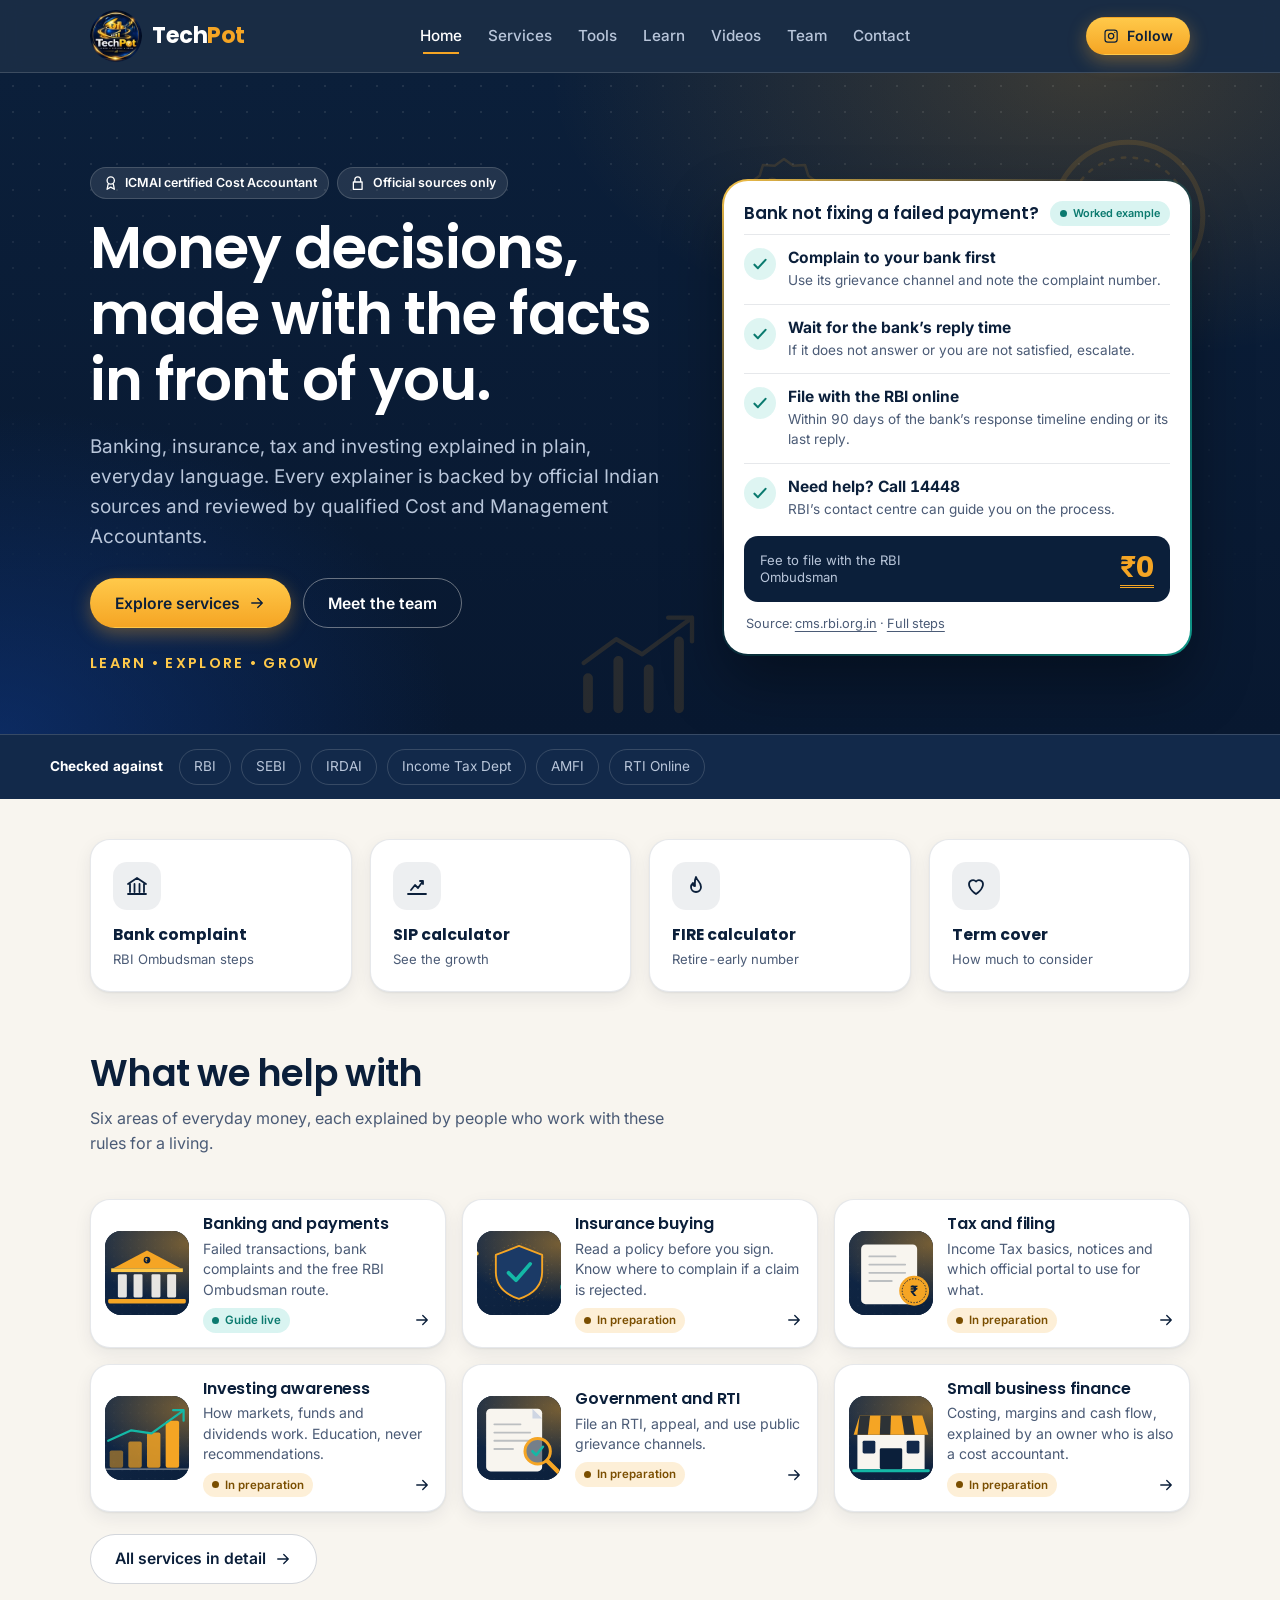
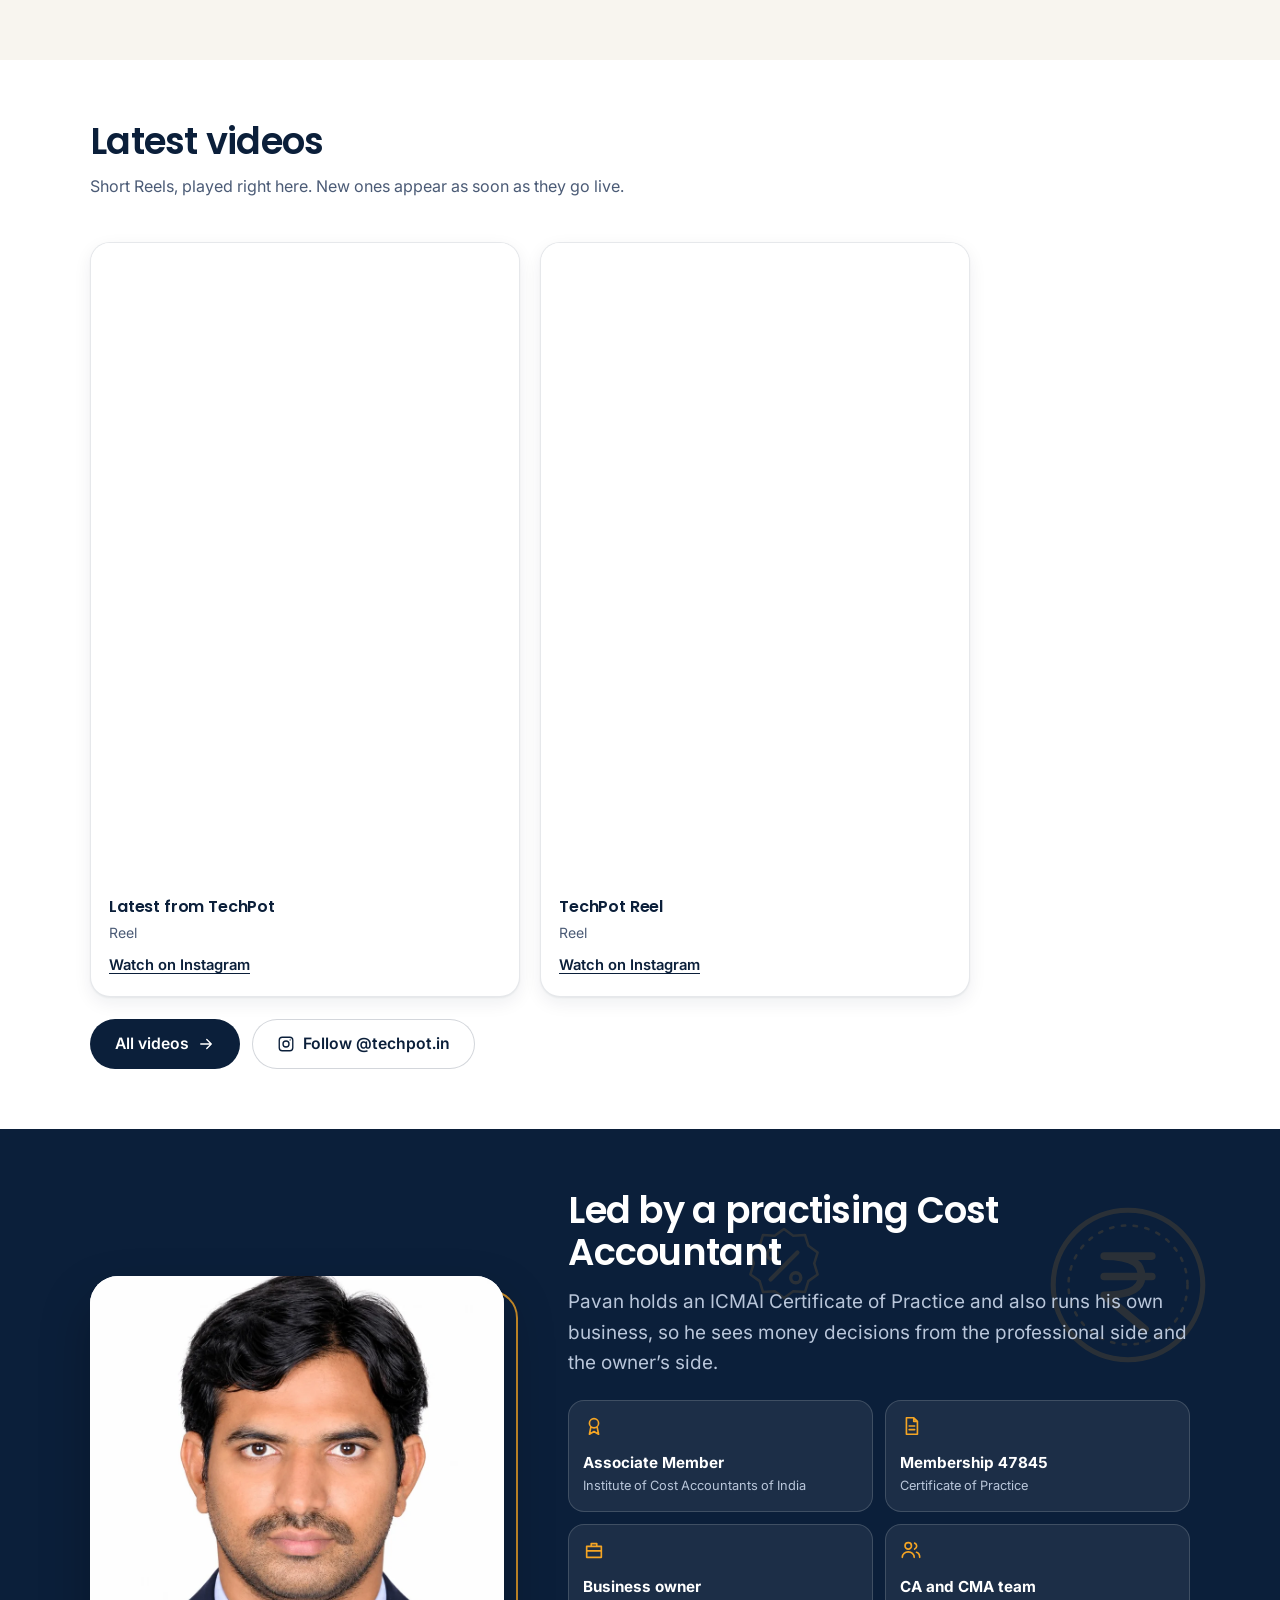
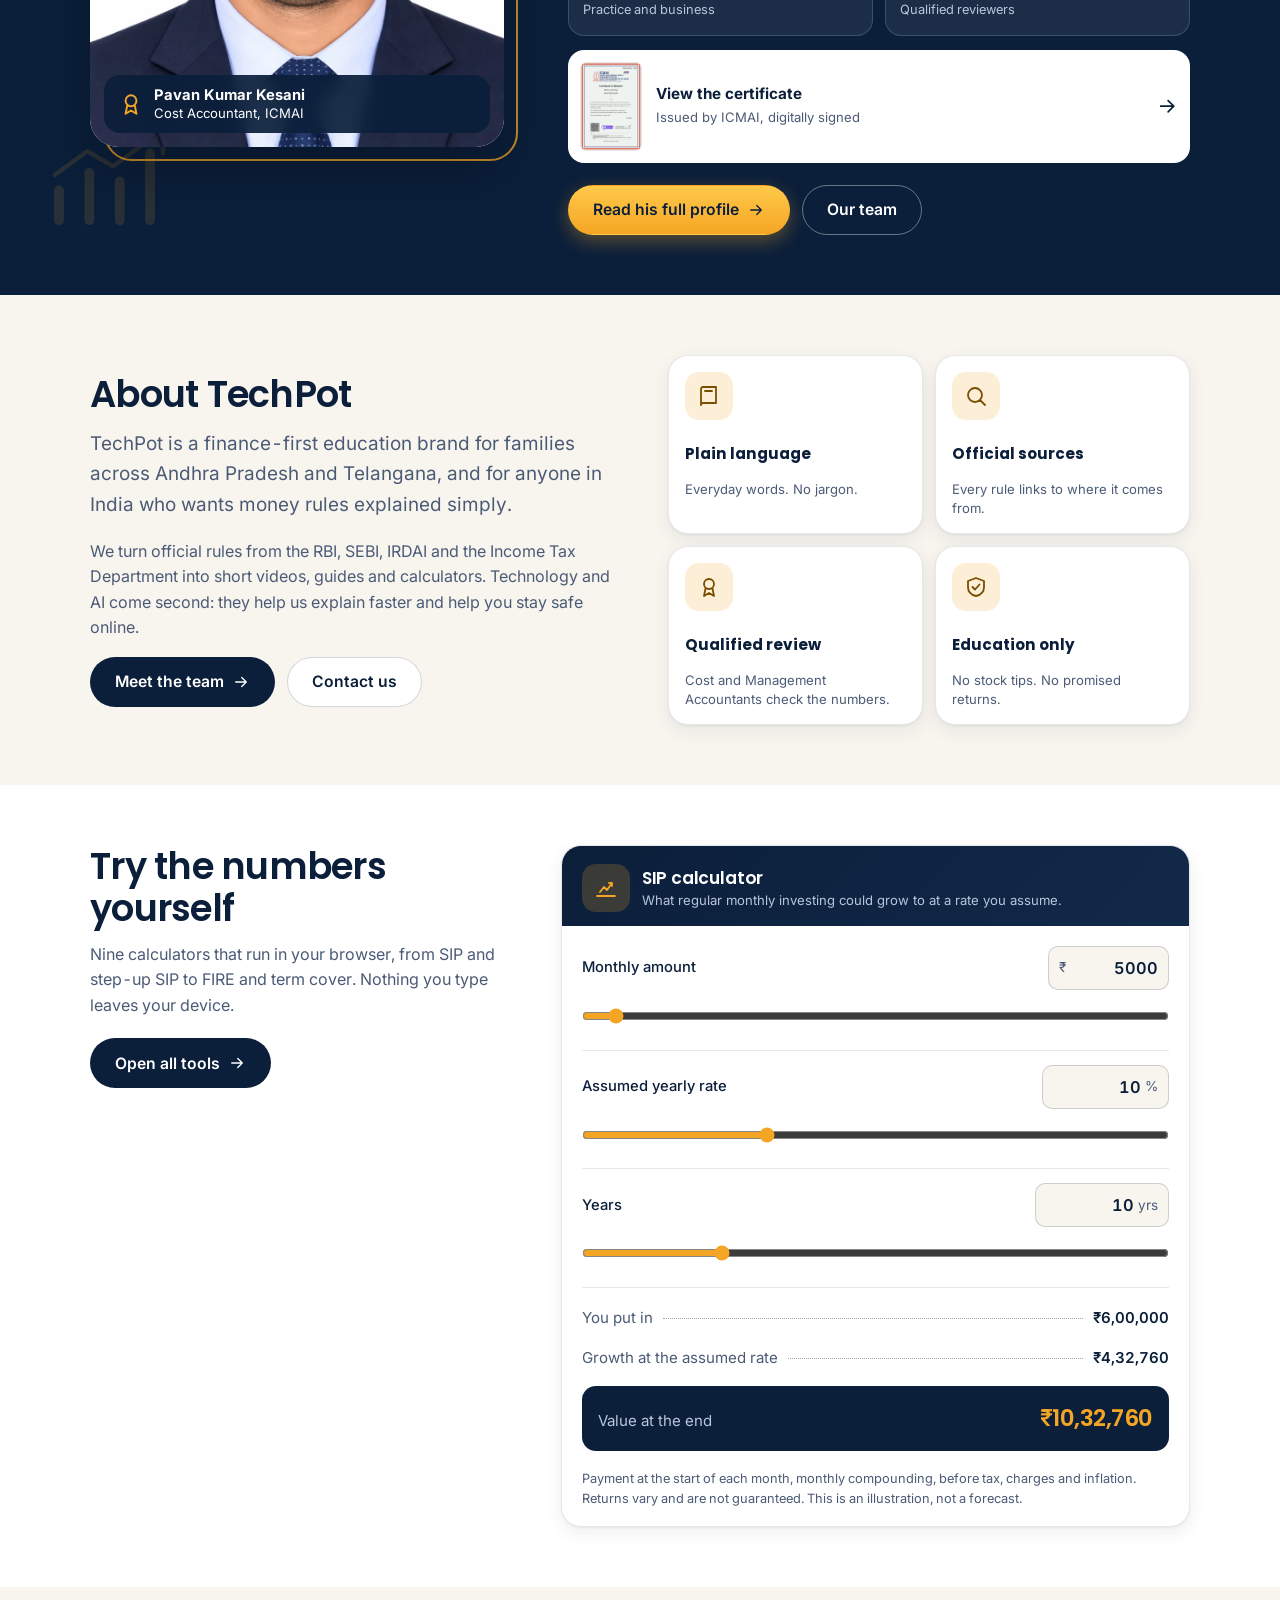
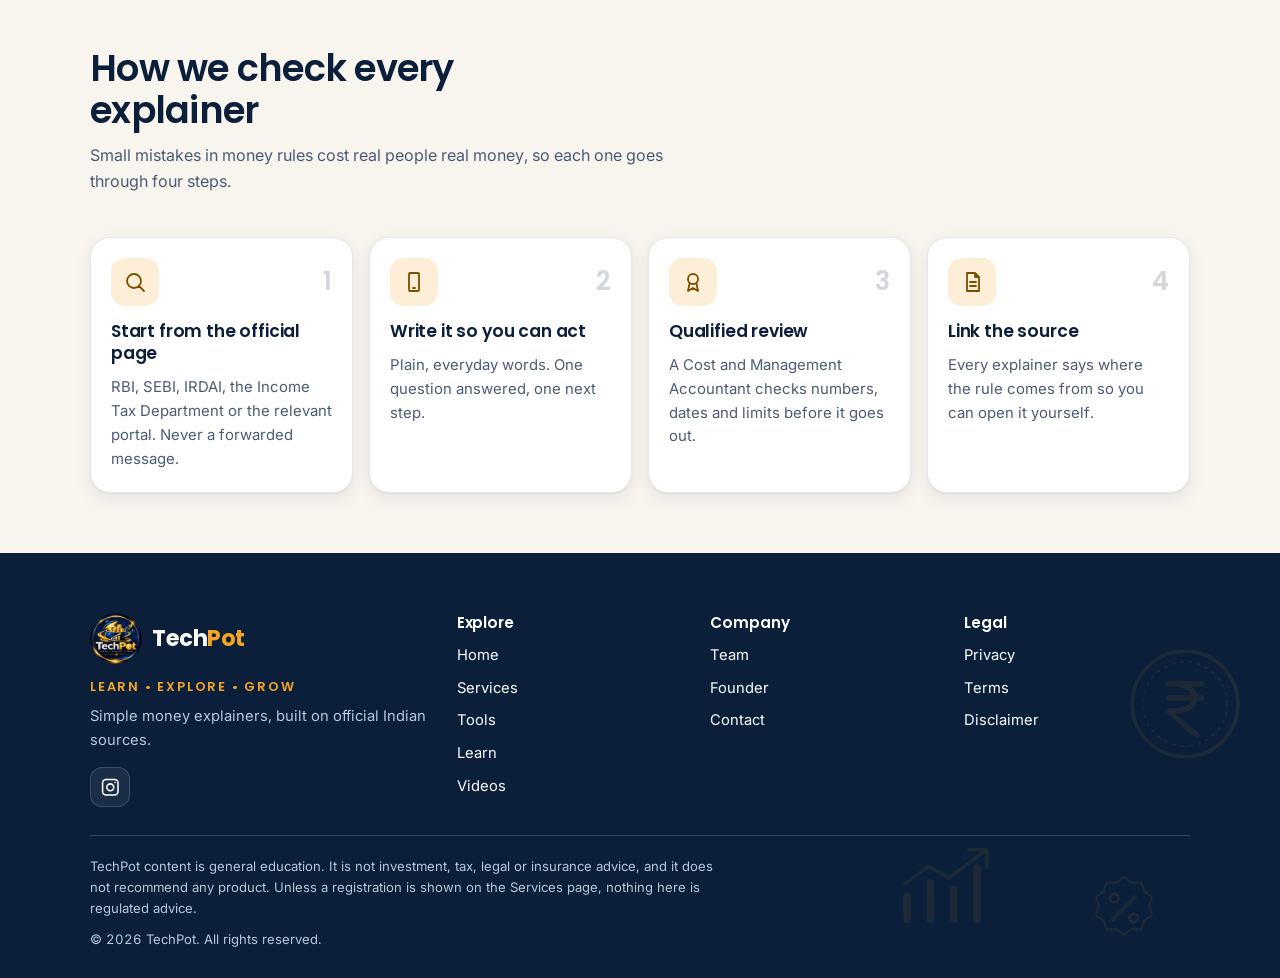
<file: index.html>
<!DOCTYPE html>
<html lang="en">
<head>
<meta charset="utf-8">
<meta name="viewport" content="width=device-width, initial-scale=1, viewport-fit=cover">
<title>TechPot | Simple Finance Explained in Telugu and English</title>
<meta name="description" content="Learn banking, tax, insurance and investing in simple Telugu and English. Free SIP, FIRE and EMI calculators, checked against RBI, SEBI and IRDAI sources.">
<meta name="theme-color" content="#0B1F3A">
<script>document.documentElement.className+=" js"</script>

<meta property="og:title" content="TechPot | Simple Finance Explained in Telugu and English">
<meta property="og:description" content="Learn banking, tax, insurance and investing in simple Telugu and English. Free SIP, FIRE and EMI calculators, checked against RBI, SEBI and IRDAI sources.">
<meta property="og:type" content="website">
<meta property="og:site_name" content="TechPot">
<meta property="og:url" content="https://techpot.in/">
<meta property="og:image" content="https://techpot.in/assets/img/og.png">
<meta name="twitter:card" content="summary_large_image">
<meta name="twitter:title" content="TechPot | Simple Finance Explained in Telugu and English">
<meta name="twitter:description" content="Learn banking, tax, insurance and investing in simple Telugu and English. Free SIP, FIRE and EMI calculators, checked against RBI, SEBI and IRDAI sources.">
<link rel="canonical" href="https://techpot.in/">
<link rel="icon" type="image/png" sizes="32x32" href="assets/img/favicon-32.png">
<link rel="icon" type="image/png" sizes="192x192" href="assets/img/favicon-192.png">
<link rel="apple-touch-icon" href="assets/img/apple-touch-icon.png">
<link rel="preload" href="assets/fonts/poppins-latin-600-normal.woff2" as="font" type="font/woff2" crossorigin>
<link rel="preload" href="assets/fonts/inter-latin-wght-normal.woff2" as="font" type="font/woff2" crossorigin>
<link rel="stylesheet" href="style.css">
<script type="application/ld+json">{"@context":"https://schema.org","@type":"Organization","name":"TechPot","url":"https://techpot.in/","logo":"https://techpot.in/assets/img/logo-512.png","slogan":"Learn, Explore, Grow","sameAs":["https://instagram.com/techpot.in"]}</script>
</head>
<body>
<svg width="0" height="0" style="position:absolute" aria-hidden="true"><defs><symbol id="i-home" viewBox="0 0 24 24"><path d="M3 11l9-8 9 8M5 10v10h5v-6h4v6h5V10"/></symbol><symbol id="i-bank" viewBox="0 0 24 24"><path d="M3 10l9-6 9 6M5 10v8M9.5 10v8M14.5 10v8M19 10v8M3 20h18"/></symbol><symbol id="i-shield" viewBox="0 0 24 24"><path d="M12 3l8 3v6c0 5-3.5 8-8 9-4.5-1-8-4-8-9V6zM8.5 12l2.5 2.5 4.5-5"/></symbol><symbol id="i-receipt" viewBox="0 0 24 24"><path d="M6 3h12v18l-3-2-3 2-3-2-3 2zM9 8h6M9 12h6"/></symbol><symbol id="i-chart" viewBox="0 0 24 24"><path d="M3 20h18M6 16l4-5 3 3 5-7M15 7h3v3"/></symbol><symbol id="i-doc" viewBox="0 0 24 24"><path d="M7 3h8l4 4v14H7zM15 3v4h4M10 12h6M10 16h6"/></symbol><symbol id="i-store" viewBox="0 0 24 24"><path d="M4 9l1.5-5h13L20 9M4 9v11h16V9M4 9c0 1.7 1.3 3 3 3s3-1.3 3-3c0 1.7 1.3 3 3 3s3-1.3 3-3c0 1.7 1.3 3 3 3M10 20v-5h4v5"/></symbol><symbol id="i-chip" viewBox="0 0 24 24"><path d="M8 8h8v8H8zM10 3v3M14 3v3M10 18v3M14 18v3M3 10h3M3 14h3M18 10h3M18 14h3"/></symbol><symbol id="i-check" viewBox="0 0 24 24"><path d="M5 12l5 5L20 7"/></symbol><symbol id="i-arrow" viewBox="0 0 24 24"><path d="M5 12h14M13 6l6 6-6 6"/></symbol><symbol id="i-calc" viewBox="0 0 24 24"><path d="M6 3h12v18H6zM9 7h6M9 12h.01M12 12h.01M15 12h.01M9 16h.01M12 16h.01M15 16h.01"/></symbol><symbol id="i-rupee" viewBox="0 0 24 24"><path d="M7 5h10M7 9h10M7 5c5 0 7 2 7 4s-2 4-7 4l7 6"/></symbol><symbol id="i-award" viewBox="0 0 24 24"><path d="M12 14a5 5 0 100-10 5 5 0 000 10zM8.5 13.5L7 21l5-3 5 3-1.5-7.5"/></symbol><symbol id="i-pin" viewBox="0 0 24 24"><path d="M12 21s7-6 7-11a7 7 0 10-14 0c0 5 7 11 7 11zM12 12a2 2 0 100-4 2 2 0 000 4z"/></symbol><symbol id="i-lock" viewBox="0 0 24 24"><path d="M6 11h12v10H6zM8 11V8a4 4 0 018 0v3"/></symbol><symbol id="i-search" viewBox="0 0 24 24"><path d="M11 18a7 7 0 100-14 7 7 0 000 14zM21 21l-5-5"/></symbol><symbol id="i-users" viewBox="0 0 24 24"><path d="M9 11a3.5 3.5 0 100-7 3.5 3.5 0 000 7zM2.5 20c0-3.5 3-6 6.5-6s6.5 2.5 6.5 6M16 4.5a3.5 3.5 0 010 6.5M18 14.5c2 .7 3.5 2.5 3.5 5.5"/></symbol><symbol id="i-grid" viewBox="0 0 24 24"><path d="M4 4h7v7H4zM13 4h7v7h-7zM4 13h7v7H4zM13 13h7v7h-7z"/></symbol><symbol id="i-book" viewBox="0 0 24 24"><path d="M4 5a2 2 0 012-2h13v16H6a2 2 0 00-2 2zM4 19V5M8 7h7"/></symbol><symbol id="i-user" viewBox="0 0 24 24"><path d="M12 12a4 4 0 100-8 4 4 0 000 8zM4 21c0-4 3.5-7 8-7s8 3 8 7"/></symbol><symbol id="i-insta" viewBox="0 0 24 24"><path d="M7 3h10a4 4 0 014 4v10a4 4 0 01-4 4H7a4 4 0 01-4-4V7a4 4 0 014-4zM12 16a4 4 0 100-8 4 4 0 000 8zM17.5 6.5h.01"/></symbol><symbol id="i-mail" viewBox="0 0 24 24"><path d="M3 6h18v12H3zM3 7l9 6 9-6"/></symbol><symbol id="i-zoom" viewBox="0 0 24 24"><path d="M11 18a7 7 0 100-14 7 7 0 000 14zM21 21l-5-5M11 8v6M8 11h6"/></symbol><symbol id="i-info" viewBox="0 0 24 24"><path d="M12 21a9 9 0 100-18 9 9 0 000 18zM12 8v5M12 16.5h.01"/></symbol><symbol id="i-clock" viewBox="0 0 24 24"><path d="M12 21a9 9 0 100-18 9 9 0 000 18zM12 7v5l3 2"/></symbol><symbol id="i-briefcase" viewBox="0 0 24 24"><path d="M4 8h16v12H4zM9 8V5h6v3M4 13h16"/></symbol><symbol id="i-phone" viewBox="0 0 24 24"><path d="M8 3h8a1 1 0 011 1v16a1 1 0 01-1 1H8a1 1 0 01-1-1V4a1 1 0 011-1zM11 18h2"/></symbol><symbol id="i-wallet" viewBox="0 0 24 24"><path d="M3 7h15a3 3 0 013 3v8a2 2 0 01-2 2H5a2 2 0 01-2-2zM3 7V6a2 2 0 012-2h11M16 14h2"/></symbol><symbol id="i-menu" viewBox="0 0 24 24"><path d="M4 7h16M4 12h16M4 17h16"/></symbol><symbol id="i-close" viewBox="0 0 24 24"><path d="M6 6l12 12M18 6L6 18"/></symbol><symbol id="i-video" viewBox="0 0 24 24"><path d="M3 6h12v12H3zM15 10l6-3v10l-6-3"/></symbol><symbol id="i-chat" viewBox="0 0 24 24"><path d="M4 5h16v11H9l-5 4z"/></symbol><symbol id="i-flame" viewBox="0 0 24 24"><path d="M12 3c1 4 5 5 5 10a5 5 0 01-10 0c0-2 1-3 2-4 0 2 1 3 2 3 0-3-1-5 1-9z"/></symbol><symbol id="i-target" viewBox="0 0 24 24"><path d="M12 21a9 9 0 100-18 9 9 0 000 18zM12 16a4 4 0 100-8 4 4 0 000 8zM12 12h.01"/></symbol><symbol id="i-stairs" viewBox="0 0 24 24"><path d="M3 20h5v-5h5v-5h5V5h3"/></symbol><symbol id="i-heart" viewBox="0 0 24 24"><path d="M12 20s-7-4.5-7-10a4 4 0 017-2.5A4 4 0 0119 10c0 5.5-7 10-7 10z"/></symbol><symbol id="i-plus" viewBox="0 0 24 24"><path d="M12 5v14M5 12h14"/></symbol><symbol id="i-scale" viewBox="0 0 24 24"><path d="M12 4v16M6 20h12M5 7h14M5 7l-2.5 6a3 3 0 005 0zM19 7l-2.5 6a3 3 0 005 0z"/></symbol><symbol id="i-eye" viewBox="0 0 24 24"><path d="M2 12s4-7 10-7 10 7 10 7-4 7-10 7S2 12 2 12zM12 15a3 3 0 100-6 3 3 0 000 6z"/></symbol></defs></svg>
<a class="skip" href="#main">Skip to content</a>
<header class="header"><div class="wrap header__bar"><a class="logo" href="index.html" aria-label="TechPot home"><img src="assets/img/logo-round-md.webp" width="52" height="52" alt=""><span>Tech<span class="logo__pot">Pot</span></span></a><nav class="nav" aria-label="Main"><a class="nav__link" href="index.html" aria-current="page">Home</a><a class="nav__link" href="services.html">Services</a><a class="nav__link" href="tools.html">Tools</a><a class="nav__link" href="learn.html">Learn</a><a class="nav__link" href="videos.html">Videos</a><a class="nav__link" href="team.html">Team</a><a class="nav__link" href="contact.html">Contact</a></nav><div class="header__actions"><a class="btn btn--gold btn--small" href="https://instagram.com/techpot.in" target="_blank" rel="noopener"><svg class="ic " aria-hidden="true"><use href="#i-insta"/></svg> Follow</a><button class="menu-btn" type="button" aria-expanded="false" aria-controls="mobile-menu" aria-label="Open menu"><svg class="ic ic--open" aria-hidden="true"><use href="#i-menu"/></svg><svg class="ic ic--close" aria-hidden="true"><use href="#i-close"/></svg></button></div></div></header>
<div class="mmenu" id="mobile-menu" hidden><button class="mmenu__close" type="button" data-close-menu><svg class="ic " aria-hidden="true"><use href="#i-close"/></svg> Close menu</button><h2>Explore</h2><div class="mmenu__grid"><a href="index.html" aria-current="page"><span class="tile"><svg class="ic " aria-hidden="true"><use href="#i-home"/></svg></span><span>Home<small>Start here</small></span><svg class="ic " aria-hidden="true"><use href="#i-arrow"/></svg></a><a href="services.html"><span class="tile"><svg class="ic " aria-hidden="true"><use href="#i-bank"/></svg></span><span>Services<small>What we help with</small></span><svg class="ic " aria-hidden="true"><use href="#i-arrow"/></svg></a><a href="tools.html"><span class="tile"><svg class="ic " aria-hidden="true"><use href="#i-calc"/></svg></span><span>Tools<small>Nine calculators</small></span><svg class="ic " aria-hidden="true"><use href="#i-arrow"/></svg></a><a href="learn.html"><span class="tile"><svg class="ic " aria-hidden="true"><use href="#i-book"/></svg></span><span>Learn<small>Step-by-step guides</small></span><svg class="ic " aria-hidden="true"><use href="#i-arrow"/></svg></a><a href="videos.html"><span class="tile"><svg class="ic " aria-hidden="true"><use href="#i-video"/></svg></span><span>Videos<small>Latest Reels</small></span><svg class="ic " aria-hidden="true"><use href="#i-arrow"/></svg></a></div><h2>Company</h2><div class="mmenu__grid"><a href="team.html"><span class="tile"><svg class="ic " aria-hidden="true"><use href="#i-users"/></svg></span><span>Team<small>The people behind TechPot</small></span><svg class="ic " aria-hidden="true"><use href="#i-arrow"/></svg></a><a href="founder.html"><span class="tile"><svg class="ic " aria-hidden="true"><use href="#i-award"/></svg></span><span>Founder<small>Pavan Kumar Kesani</small></span><svg class="ic " aria-hidden="true"><use href="#i-arrow"/></svg></a><a href="contact.html"><span class="tile"><svg class="ic " aria-hidden="true"><use href="#i-chat"/></svg></span><span>Contact<small>Get in touch</small></span><svg class="ic " aria-hidden="true"><use href="#i-arrow"/></svg></a></div></div>
<main id="main">

<section class="hero"><div class="wrap hero__grid">
<div>
<div class="chips"><span class="pill pill--navy pill--nodot"><svg class="ic " aria-hidden="true"><use href="#i-award"/></svg> ICMAI certified Cost Accountant</span><span class="pill pill--navy pill--nodot"><svg class="ic " aria-hidden="true"><use href="#i-lock"/></svg> Official sources only</span></div>
<h1>Money decisions, made with the facts in front of you.</h1>
<p class="lead">Banking, insurance, tax and investing explained in plain, everyday language. Every explainer is backed by official Indian sources and reviewed by qualified Cost and Management Accountants.</p>
<div class="btn-row"><a class="btn btn--gold" href="services.html">Explore services <svg class="ic " aria-hidden="true"><use href="#i-arrow"/></svg></a><a class="btn btn--line" href="team.html">Meet the team</a></div>
<p class="motto">Learn &bull; Explore &bull; Grow</p>
</div>
<div class="appcard" role="group" aria-label="Worked example: complaining to the RBI Ombudsman">
<div class="appcard__top"><span class="appcard__title">Bank not fixing a failed payment?</span><span class="pill pill--live">Worked example</span></div>
<div class="todo"><span class="todo__tick"><svg viewBox="0 0 26 26" aria-hidden="true"><path d="M5 14l5 5L21 7" style="--d:0.40s"/></svg></span><div><strong>Complain to your bank first</strong><span>Use its grievance channel and note the complaint number.</span></div></div><div class="todo"><span class="todo__tick"><svg viewBox="0 0 26 26" aria-hidden="true"><path d="M5 14l5 5L21 7" style="--d:0.70s"/></svg></span><div><strong>Wait for the bank&rsquo;s reply time</strong><span>If it does not answer or you are not satisfied, escalate.</span></div></div><div class="todo"><span class="todo__tick"><svg viewBox="0 0 26 26" aria-hidden="true"><path d="M5 14l5 5L21 7" style="--d:1.00s"/></svg></span><div><strong>File with the RBI online</strong><span>Within 90 days of the bank&rsquo;s response timeline ending or its last reply.</span></div></div><div class="todo"><span class="todo__tick"><svg viewBox="0 0 26 26" aria-hidden="true"><path d="M5 14l5 5L21 7" style="--d:1.30s"/></svg></span><div><strong>Need help? Call 14448</strong><span>RBI&rsquo;s contact centre can guide you on the process.</span></div></div>
<div class="appcard__total"><small>Fee to file with the RBI Ombudsman</small><b>&#8377;0</b></div>
<p class="appcard__src">Source: <a href="https://cms.rbi.org.in" target="_blank" rel="noopener">cms.rbi.org.in</a> &middot; <a href="learn.html">Full steps</a></p>
</div></div></section>
<div class="strip"><div class="wrap strip__row"><strong>Checked against</strong><span>RBI</span><span>SEBI</span><span>IRDAI</span><span>Income Tax Dept</span><span>AMFI</span><span>RTI Online</span></div></div>

<div class="wrap"><div class="quick">
<a class="card" href="learn.html"><span class="tile"><svg class="ic " aria-hidden="true"><use href="#i-bank"/></svg></span><div><strong>Bank complaint</strong><small>RBI Ombudsman steps</small></div></a>
<a class="card" href="tools.html#sip"><span class="tile"><svg class="ic " aria-hidden="true"><use href="#i-chart"/></svg></span><div><strong>SIP calculator</strong><small>See the growth</small></div></a>
<a class="card" href="tools.html#fire"><span class="tile"><svg class="ic " aria-hidden="true"><use href="#i-flame"/></svg></span><div><strong>FIRE calculator</strong><small>Retire-early number</small></div></a>
<a class="card" href="tools.html#term"><span class="tile"><svg class="ic " aria-hidden="true"><use href="#i-heart"/></svg></span><div><strong>Term cover</strong><small>How much to consider</small></div></a>
</div></div>

<section class="block"><div class="wrap">
<div class="head"><h2>What we help with</h2><p class="muted">Six areas of everyday money, each explained by people who work with these rules for a living.</p></div>
<div class="cards--rows"><a class="card svc-row" href="services.html#banking"><span class="svc-row__art"><svg viewBox="0 0 400 225" preserveAspectRatio="xMidYMid slice" role="img" aria-label="" xmlns="http://www.w3.org/2000/svg"><defs><linearGradient id="g-bank" x1="0" y1="0" x2="1" y2="1"><stop offset="0" stop-color="#12294A"/><stop offset="1" stop-color="#0B1F3A"/></linearGradient><radialGradient id="r-bank" cx=".78" cy=".15" r=".7"><stop offset="0" stop-color="#F5A524" stop-opacity=".45"/><stop offset="1" stop-color="#F5A524" stop-opacity="0"/></radialGradient><pattern id="d-bank" width="22" height="22" patternUnits="userSpaceOnUse"><circle cx="2" cy="2" r="1.2" fill="#F8F5EF" fill-opacity=".12"/></pattern></defs><rect width="400" height="225" fill="url(#g-bank)"/><rect width="400" height="225" fill="url(#d-bank)"/><rect width="400" height="225" fill="url(#r-bank)"/><path d="M110 100 L200 52 L290 100 Z" fill="#F5A524"/><rect x="104" y="100" width="192" height="10" fill="#FFC94A"/><g fill="#F8F5EF" fill-opacity=".92"><rect x="122" y="116" width="24" height="62" rx="3"/><rect x="164" y="116" width="24" height="62" rx="3"/><rect x="212" y="116" width="24" height="62" rx="3"/><rect x="254" y="116" width="24" height="62" rx="3"/></g><rect x="96" y="182" width="208" height="12" rx="4" fill="#F5A524"/><circle cx="200" cy="78" r="9" fill="#0B1F3A"/><text x="200" y="83" font-size="13" font-weight="700" text-anchor="middle" fill="#F5A524" font-family="Inter,sans-serif">&#8377;</text></svg></span><div><h3>Banking and payments</h3><p>Failed transactions, bank complaints and the free RBI Ombudsman route.</p><div class="svc-row__meta"><span class="pill pill--live">Guide live</span><svg class="ic " aria-hidden="true"><use href="#i-arrow"/></svg></div></div></a><a class="card svc-row" href="services.html#insurance"><span class="svc-row__art"><svg viewBox="0 0 400 225" preserveAspectRatio="xMidYMid slice" role="img" aria-label="" xmlns="http://www.w3.org/2000/svg"><defs><linearGradient id="g-insurance" x1="0" y1="0" x2="1" y2="1"><stop offset="0" stop-color="#12294A"/><stop offset="1" stop-color="#0B1F3A"/></linearGradient><radialGradient id="r-insurance" cx=".78" cy=".15" r=".7"><stop offset="0" stop-color="#F5A524" stop-opacity=".45"/><stop offset="1" stop-color="#F5A524" stop-opacity="0"/></radialGradient><pattern id="d-insurance" width="22" height="22" patternUnits="userSpaceOnUse"><circle cx="2" cy="2" r="1.2" fill="#F8F5EF" fill-opacity=".12"/></pattern></defs><rect width="400" height="225" fill="url(#g-insurance)"/><rect width="400" height="225" fill="url(#d-insurance)"/><rect width="400" height="225" fill="url(#r-insurance)"/><circle cx="200" cy="112" r="78" fill="none" stroke="#F5A524" stroke-opacity=".35" stroke-dasharray="3 9" stroke-width="2"/><path d="M200 40 L262 64 V110 C262 148 236 170 200 182 C164 170 138 148 138 110 V64 Z" fill="#1B3A66" stroke="#F5A524" stroke-width="5" stroke-linejoin="round"/><path d="M172 112 L192 132 L230 88" fill="none" stroke="#14B8A6" stroke-width="10" stroke-linecap="round" stroke-linejoin="round"/><circle cx="86" cy="60" r="6" fill="#FFC94A"/><circle cx="318" cy="150" r="8" fill="#14B8A6" fill-opacity=".8"/></svg></span><div><h3>Insurance buying</h3><p>Read a policy before you sign. Know where to complain if a claim is rejected.</p><div class="svc-row__meta"><span class="pill">In preparation</span><svg class="ic " aria-hidden="true"><use href="#i-arrow"/></svg></div></div></a><a class="card svc-row" href="services.html#tax"><span class="svc-row__art"><svg viewBox="0 0 400 225" preserveAspectRatio="xMidYMid slice" role="img" aria-label="" xmlns="http://www.w3.org/2000/svg"><defs><linearGradient id="g-tax" x1="0" y1="0" x2="1" y2="1"><stop offset="0" stop-color="#12294A"/><stop offset="1" stop-color="#0B1F3A"/></linearGradient><radialGradient id="r-tax" cx=".78" cy=".15" r=".7"><stop offset="0" stop-color="#F5A524" stop-opacity=".45"/><stop offset="1" stop-color="#F5A524" stop-opacity="0"/></radialGradient><pattern id="d-tax" width="22" height="22" patternUnits="userSpaceOnUse"><circle cx="2" cy="2" r="1.2" fill="#F8F5EF" fill-opacity=".12"/></pattern></defs><rect width="400" height="225" fill="url(#g-tax)"/><rect width="400" height="225" fill="url(#d-tax)"/><rect width="400" height="225" fill="url(#r-tax)"/><rect x="120" y="36" width="150" height="160" rx="12" fill="#F8F5EF"/><g stroke="#0B1F3A" stroke-opacity=".25" stroke-width="5" stroke-linecap="round"><path d="M142 68h70M142 90h96M142 112h96M142 134h60"/></g><circle cx="262" cy="160" r="40" fill="#F5A524"/><circle cx="262" cy="160" r="32" fill="none" stroke="#0B1F3A" stroke-width="2.5" stroke-dasharray="4 4"/><text x="262" y="173" font-size="38" font-weight="700" text-anchor="middle" fill="#0B1F3A" font-family="Inter,sans-serif">&#8377;</text></svg></span><div><h3>Tax and filing</h3><p>Income Tax basics, notices and which official portal to use for what.</p><div class="svc-row__meta"><span class="pill">In preparation</span><svg class="ic " aria-hidden="true"><use href="#i-arrow"/></svg></div></div></a><a class="card svc-row" href="services.html#investing"><span class="svc-row__art"><svg viewBox="0 0 400 225" preserveAspectRatio="xMidYMid slice" role="img" aria-label="" xmlns="http://www.w3.org/2000/svg"><defs><linearGradient id="g-invest" x1="0" y1="0" x2="1" y2="1"><stop offset="0" stop-color="#12294A"/><stop offset="1" stop-color="#0B1F3A"/></linearGradient><radialGradient id="r-invest" cx=".78" cy=".15" r=".7"><stop offset="0" stop-color="#F5A524" stop-opacity=".45"/><stop offset="1" stop-color="#F5A524" stop-opacity="0"/></radialGradient><pattern id="d-invest" width="22" height="22" patternUnits="userSpaceOnUse"><circle cx="2" cy="2" r="1.2" fill="#F8F5EF" fill-opacity=".12"/></pattern></defs><rect width="400" height="225" fill="url(#g-invest)"/><rect width="400" height="225" fill="url(#d-invest)"/><rect width="400" height="225" fill="url(#r-invest)"/><g fill="#F5A524"><rect x="100" y="146" width="36" height="46" rx="5" fill-opacity=".5"/><rect x="150" y="122" width="36" height="70" rx="5" fill-opacity=".7"/><rect x="200" y="98" width="36" height="94" rx="5" fill-opacity=".85"/><rect x="250" y="66" width="36" height="126" rx="5"/></g><path d="M96 120 L158 92 L212 100 L296 40" fill="none" stroke="#14B8A6" stroke-width="6" stroke-linecap="round" stroke-linejoin="round"/><path d="M270 38 L298 38 L298 66" fill="none" stroke="#14B8A6" stroke-width="6" stroke-linecap="round" stroke-linejoin="round"/><path d="M84 196 H316" stroke="#F8F5EF" stroke-opacity=".5" stroke-width="3" stroke-linecap="round"/></svg></span><div><h3>Investing awareness</h3><p>How markets, funds and dividends work. Education, never recommendations.</p><div class="svc-row__meta"><span class="pill">In preparation</span><svg class="ic " aria-hidden="true"><use href="#i-arrow"/></svg></div></div></a><a class="card svc-row" href="services.html#rti"><span class="svc-row__art"><svg viewBox="0 0 400 225" preserveAspectRatio="xMidYMid slice" role="img" aria-label="" xmlns="http://www.w3.org/2000/svg"><defs><linearGradient id="g-rti" x1="0" y1="0" x2="1" y2="1"><stop offset="0" stop-color="#12294A"/><stop offset="1" stop-color="#0B1F3A"/></linearGradient><radialGradient id="r-rti" cx=".78" cy=".15" r=".7"><stop offset="0" stop-color="#F5A524" stop-opacity=".45"/><stop offset="1" stop-color="#F5A524" stop-opacity="0"/></radialGradient><pattern id="d-rti" width="22" height="22" patternUnits="userSpaceOnUse"><circle cx="2" cy="2" r="1.2" fill="#F8F5EF" fill-opacity=".12"/></pattern></defs><rect width="400" height="225" fill="url(#g-rti)"/><rect width="400" height="225" fill="url(#d-rti)"/><rect width="400" height="225" fill="url(#r-rti)"/><rect x="112" y="34" width="150" height="168" rx="12" fill="#F8F5EF"/><path d="M236 34 L262 60 H236 Z" fill="#cfd6e3"/><g stroke="#0B1F3A" stroke-opacity=".25" stroke-width="5" stroke-linecap="round"><path d="M134 76h70M134 98h96M134 120h96M134 142h50"/></g><circle cx="250" cy="148" r="34" fill="#0B1F3A" fill-opacity=".55" stroke="#F5A524" stroke-width="8"/><path d="M276 174 L312 210" stroke="#F5A524" stroke-width="12" stroke-linecap="round"/><path d="M236 148 l10 10 l18 -22" fill="none" stroke="#14B8A6" stroke-width="7" stroke-linecap="round" stroke-linejoin="round"/></svg></span><div><h3>Government and RTI</h3><p>File an RTI, appeal, and use public grievance channels.</p><div class="svc-row__meta"><span class="pill">In preparation</span><svg class="ic " aria-hidden="true"><use href="#i-arrow"/></svg></div></div></a><a class="card svc-row" href="services.html#business"><span class="svc-row__art"><svg viewBox="0 0 400 225" preserveAspectRatio="xMidYMid slice" role="img" aria-label="" xmlns="http://www.w3.org/2000/svg"><defs><linearGradient id="g-business" x1="0" y1="0" x2="1" y2="1"><stop offset="0" stop-color="#12294A"/><stop offset="1" stop-color="#0B1F3A"/></linearGradient><radialGradient id="r-business" cx=".78" cy=".15" r=".7"><stop offset="0" stop-color="#F5A524" stop-opacity=".45"/><stop offset="1" stop-color="#F5A524" stop-opacity="0"/></radialGradient><pattern id="d-business" width="22" height="22" patternUnits="userSpaceOnUse"><circle cx="2" cy="2" r="1.2" fill="#F8F5EF" fill-opacity=".12"/></pattern></defs><rect width="400" height="225" fill="url(#g-business)"/><rect width="400" height="225" fill="url(#d-business)"/><rect width="400" height="225" fill="url(#r-business)"/><rect x="110" y="104" width="180" height="92" fill="#F8F5EF"/><rect x="170" y="140" width="60" height="56" rx="4" fill="#0B1F3A"/><rect x="124" y="120" width="34" height="34" rx="4" fill="#12294A"/><rect x="242" y="120" width="34" height="34" rx="4" fill="#12294A"/><path d="M100 104 L116 52 H284 L300 104 Z" fill="#F5A524"/><g fill="#0B1F3A" fill-opacity=".85"><path d="M116 52h28l-6 52h-28z"/><path d="M172 52h28l-2 52h-28z"/><path d="M228 52h28l8 52h-28z"/></g><rect x="96" y="196" width="208" height="8" rx="4" fill="#14B8A6"/></svg></span><div><h3>Small business finance</h3><p>Costing, margins and cash flow, explained by an owner who is also a cost accountant.</p><div class="svc-row__meta"><span class="pill">In preparation</span><svg class="ic " aria-hidden="true"><use href="#i-arrow"/></svg></div></div></a></div>
<p style="margin-top:22px"><a class="btn btn--ghost" href="services.html">All services in detail <svg class="ic " aria-hidden="true"><use href="#i-arrow"/></svg></a></p>
</div></section>

<section class="block block--white"><div class="wrap">
<div class="head"><h2>Latest videos</h2><p class="muted">Short Reels, played right here. New ones appear as soon as they go live.</p></div>
<div class="vidgrid" data-videos data-limit="2"></div><div class="card empty" data-no-videos><span class="tile tile--gold"><svg class="ic " aria-hidden="true"><use href="#i-video"/></svg></span><div><h3>Watch our Reels on Instagram</h3><p>Every new Reel is posted on @techpot.in first.</p></div><a class="btn btn--gold btn--small" href="https://instagram.com/techpot.in" target="_blank" rel="noopener"><svg class="ic " aria-hidden="true"><use href="#i-insta"/></svg> Open Instagram</a></div>
<div class="btn-row" style="margin-top:22px"><a class="btn btn--navy" href="videos.html">All videos <svg class="ic " aria-hidden="true"><use href="#i-arrow"/></svg></a><a class="btn btn--ghost" href="https://instagram.com/techpot.in" target="_blank" rel="noopener"><svg class="ic " aria-hidden="true"><use href="#i-insta"/></svg> Follow @techpot.in</a></div>
</div></section>

<section class="block block--navy"><div class="wrap founder">
<div class="photo"><div class="photo__frame"><img src="assets/img/pavan-full.webp" alt="Pavan Kumar Kesani, practising Cost Accountant" width="900" height="1023" loading="lazy"></div>
<div class="photo__badge"><svg class="ic " aria-hidden="true"><use href="#i-award"/></svg><div><b>Pavan Kumar Kesani</b>Cost Accountant, ICMAI</div></div></div>
<div>
<h2>Led by a practising Cost Accountant</h2>
<p class="lead" style="margin-top:14px;color:var(--muted-on-navy)">Pavan holds an ICMAI Certificate of Practice and also runs his own business, so he sees money decisions from the professional side and the owner&rsquo;s side.</p>
<div class="creds">
<div class="cred"><svg class="ic " aria-hidden="true"><use href="#i-award"/></svg><b>Associate Member</b><small>Institute of Cost Accountants of India</small></div>
<div class="cred"><svg class="ic " aria-hidden="true"><use href="#i-doc"/></svg><b>Membership 47845</b><small>Certificate of Practice</small></div>
<div class="cred"><svg class="ic " aria-hidden="true"><use href="#i-briefcase"/></svg><b>Business owner</b><small>Practice and business</small></div>
<div class="cred"><svg class="ic " aria-hidden="true"><use href="#i-users"/></svg><b>CA and CMA team</b><small>Qualified reviewers</small></div>
</div>
<a class="certthumb" href="founder.html#certificate"><img src="assets/img/certificate-sm.webp" alt="" width="520" height="750" loading="lazy"><span><b>View the certificate</b><small>Issued by ICMAI, digitally signed</small></span><svg class="ic " aria-hidden="true"><use href="#i-arrow"/></svg></a>
<div class="btn-row" style="margin-top:22px"><a class="btn btn--gold" href="founder.html">Read his full profile <svg class="ic " aria-hidden="true"><use href="#i-arrow"/></svg></a><a class="btn btn--line" href="team.html">Our team</a></div>
</div></div></section>

<section class="block"><div class="wrap about">
<div><h2>About TechPot</h2>
<p class="lead muted" style="margin-top:14px">TechPot is a finance-first education brand for families across Andhra Pradesh and Telangana, and for anyone in India who wants money rules explained simply.</p>
<p class="muted">We turn official rules from the RBI, SEBI, IRDAI and the Income Tax Department into short videos, guides and calculators. Technology and AI come second: they help us explain faster and help you stay safe online.</p>
<div class="btn-row"><a class="btn btn--navy" href="team.html">Meet the team <svg class="ic " aria-hidden="true"><use href="#i-arrow"/></svg></a><a class="btn btn--ghost" href="contact.html">Contact us</a></div></div>
<div class="about__vals">
<div class="card how how--b"><span class="tile tile--gold"><svg class="ic " aria-hidden="true"><use href="#i-book"/></svg></span><b>Plain language</b><small>Everyday words. No jargon.</small></div>
<div class="card how how--b"><span class="tile tile--gold"><svg class="ic " aria-hidden="true"><use href="#i-search"/></svg></span><b>Official sources</b><small>Every rule links to where it comes from.</small></div>
<div class="card how how--b"><span class="tile tile--gold"><svg class="ic " aria-hidden="true"><use href="#i-award"/></svg></span><b>Qualified review</b><small>Cost and Management Accountants check the numbers.</small></div>
<div class="card how how--b"><span class="tile tile--gold"><svg class="ic " aria-hidden="true"><use href="#i-shield"/></svg></span><b>Education only</b><small>No stock tips. No promised returns.</small></div>
</div></div></section>

<section class="block block--white"><div class="wrap split">
<div class="head" style="margin:0"><h2>Try the numbers yourself</h2><p class="muted">Nine calculators that run in your browser, from SIP and step-up SIP to FIRE and term cover. Nothing you type leaves your device.</p><p style="margin-top:20px"><a class="btn btn--navy" href="tools.html">Open all tools <svg class="ic " aria-hidden="true"><use href="#i-arrow"/></svg></a></p></div>
<div class="calc" id="sip-home" data-calc="sip"><div class="calc__head"><span class="tile"><svg class="ic " aria-hidden="true"><use href="#i-chart"/></svg></span><div><h3>SIP calculator</h3><p>What regular monthly investing could grow to at a rate you assume.</p></div></div><div class="calc__body"><div class="field"><div class="field__row"><label for="h-amt">Monthly amount</label><span class="field__box"><span class="field__unit">&#8377;</span><input id="h-amt" data-k="amt" type="number" min="500" max="500000" step="500" value="5000" inputmode="numeric"></span></div><input type="range" aria-label="Monthly amount" min="500" max="100000" step="500" value="5000"></div><div class="field"><div class="field__row"><label for="h-rate">Assumed yearly rate</label><span class="field__box"><input id="h-rate" data-k="rate" type="number" min="1" max="30" step="0.5" value="10" inputmode="decimal"><span class="field__unit">%</span></span></div><input type="range" aria-label="Assumed yearly rate" min="1" max="30" step="0.5" value="10"></div><div class="field"><div class="field__row"><label for="h-years">Years</label><span class="field__box"><input id="h-years" data-k="years" type="number" min="1" max="40" step="1" value="10" inputmode="numeric"><span class="field__unit">yrs</span></span></div><input type="range" aria-label="Years" min="1" max="40" step="1" value="10"></div></div><div class="calc__out" aria-live="polite"><div class="line"><span>You put in</span><b data-o="invested"></b></div><div class="line"><span>Growth at the assumed rate</span><b data-o="gain"></b></div><div class="line line--total"><span>Value at the end</span><b data-o="value"></b></div></div><div class="calc__foot">Payment at the start of each month, monthly compounding, before tax, charges and inflation. Returns vary and are not guaranteed. This is an illustration, not a forecast.</div></div>
</div></section>

<section class="block"><div class="wrap">
<div class="head"><h2>How we check every explainer</h2><p class="muted">Small mistakes in money rules cost real people real money, so each one goes through four steps.</p></div>
<div class="cards cards--4" style="grid-template-columns:repeat(auto-fit,minmax(min(100%,230px),1fr))">
<div class="card how"><div class="how__top"><span class="tile tile--gold"><svg class="ic " aria-hidden="true"><use href="#i-search"/></svg></span><span class="how__n">1</span></div><h3>Start from the official page</h3><p>RBI, SEBI, IRDAI, the Income Tax Department or the relevant portal. Never a forwarded message.</p></div><div class="card how"><div class="how__top"><span class="tile tile--gold"><svg class="ic " aria-hidden="true"><use href="#i-phone"/></svg></span><span class="how__n">2</span></div><h3>Write it so you can act</h3><p>Plain, everyday words. One question answered, one next step.</p></div><div class="card how"><div class="how__top"><span class="tile tile--gold"><svg class="ic " aria-hidden="true"><use href="#i-award"/></svg></span><span class="how__n">3</span></div><h3>Qualified review</h3><p>A Cost and Management Accountant checks numbers, dates and limits before it goes out.</p></div><div class="card how"><div class="how__top"><span class="tile tile--gold"><svg class="ic " aria-hidden="true"><use href="#i-doc"/></svg></span><span class="how__n">4</span></div><h3>Link the source</h3><p>Every explainer says where the rule comes from so you can open it yourself.</p></div>
</div></div></section>



</main>
<footer class="footer"><div class="wrap">
<div class="footer__grid">
<div><a class="logo" href="index.html"><img src="assets/img/logo-round-md.webp" width="52" height="52" alt=""><span>Tech<span class="logo__pot">Pot</span></span></a>
<p class="footer__tag">Learn &bull; Explore &bull; Grow</p>
<p>Simple money explainers, built on official Indian sources.</p>
<div class="footer__social"><a href="https://instagram.com/techpot.in" target="_blank" rel="noopener" aria-label="TechPot on Instagram"><svg class="ic " aria-hidden="true"><use href="#i-insta"/></svg></a><a data-contact="email" href="#" hidden aria-label="Email"><svg class="ic " aria-hidden="true"><use href="#i-mail"/></svg></a></div></div>
<div><h3>Explore</h3><ul><li><a href="index.html">Home</a></li><li><a href="services.html">Services</a></li><li><a href="tools.html">Tools</a></li><li><a href="learn.html">Learn</a></li><li><a href="videos.html">Videos</a></li></ul></div>
<div><h3>Company</h3><ul><li><a href="team.html">Team</a></li><li><a href="founder.html">Founder</a></li><li><a href="contact.html">Contact</a></li></ul></div>
<div><h3>Legal</h3><ul><li><a href="privacy.html">Privacy</a></li><li><a href="terms.html">Terms</a></li><li><a href="disclaimer.html">Disclaimer</a></li></ul></div>
</div>
<div class="footer__base"><p class="footer__legal">TechPot content is general education. It is not investment, tax, legal or insurance advice, and it does not recommend any product. Unless a registration is shown on the Services page, nothing here is regulated advice.</p>
<p>&copy; <span id="year">2026</span> TechPot. All rights reserved.</p></div>
</div></footer>
<nav class="tabbar" aria-label="Quick navigation"><a class="tab" href="index.html" aria-current="page"><svg class="ic " aria-hidden="true"><use href="#i-home"/></svg><span>Home</span></a><a class="tab" href="services.html"><svg class="ic " aria-hidden="true"><use href="#i-bank"/></svg><span>Services</span></a><a class="tab" href="tools.html"><svg class="ic " aria-hidden="true"><use href="#i-calc"/></svg><span>Tools</span></a><a class="tab" href="learn.html"><svg class="ic " aria-hidden="true"><use href="#i-book"/></svg><span>Learn</span></a><a class="tab" href="videos.html"><svg class="ic " aria-hidden="true"><use href="#i-video"/></svg><span>Videos</span></a></nav>
<script src="site-config.js"></script>
<script src="js/main.js"></script>
<script src="js/calc.js"></script>
</body>
</html>
</file>
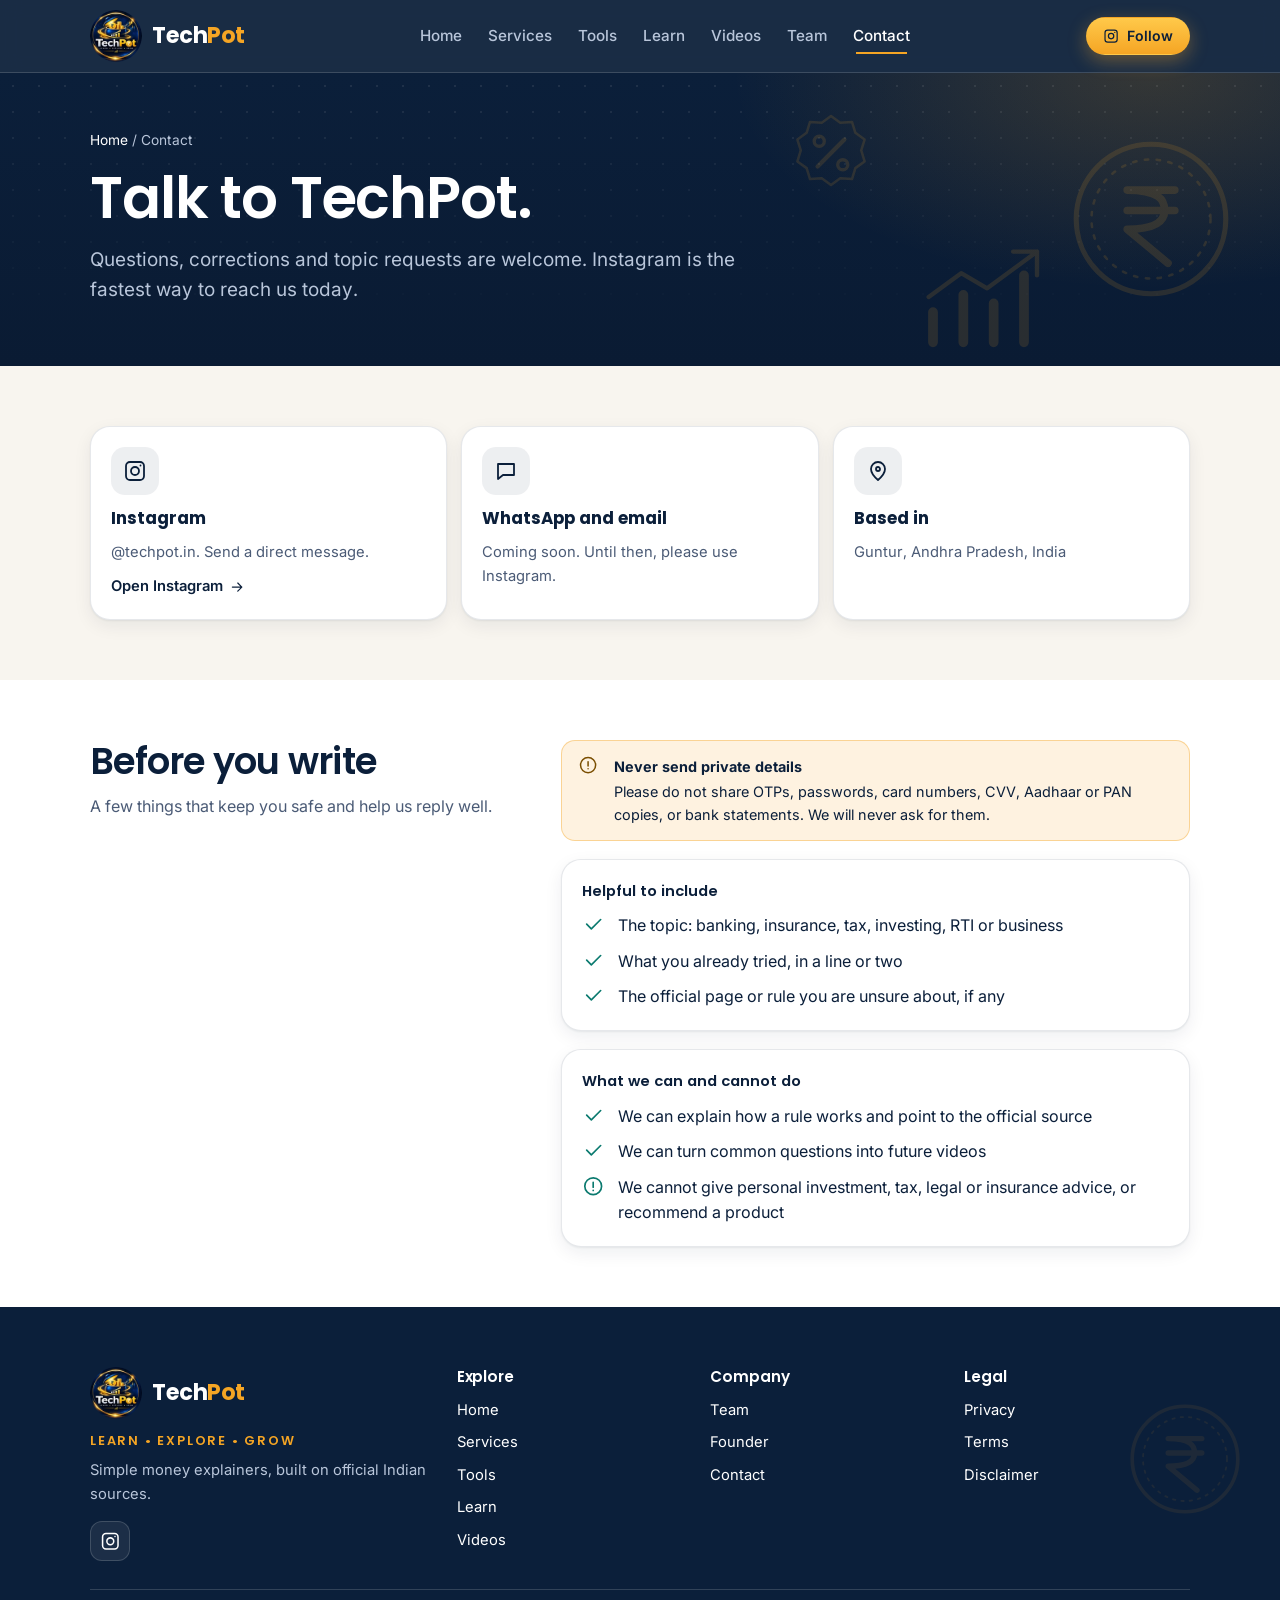
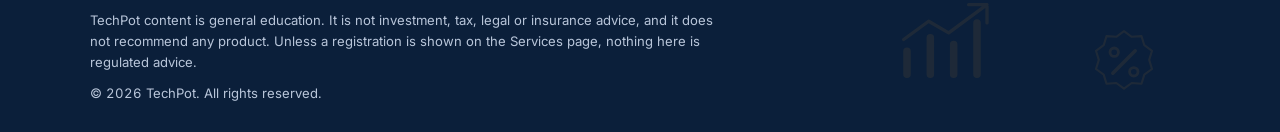
<file: contact.html>
<!DOCTYPE html>
<html lang="en">
<head>
<meta charset="utf-8">
<meta name="viewport" content="width=device-width, initial-scale=1, viewport-fit=cover">
<title>Contact TechPot | Ask a Finance Question</title>
<meta name="description" content="Message TechPot on Instagram @techpot.in with finance questions, corrections or topic requests. We explain from official sources and do not give personal advice.">
<meta name="theme-color" content="#0B1F3A">
<script>document.documentElement.className+=" js"</script>

<meta property="og:title" content="Contact TechPot | Ask a Finance Question">
<meta property="og:description" content="Message TechPot on Instagram @techpot.in with finance questions, corrections or topic requests. We explain from official sources and do not give personal advice.">
<meta property="og:type" content="website">
<meta property="og:site_name" content="TechPot">
<meta property="og:url" content="https://techpot.in/contact.html">
<meta property="og:image" content="https://techpot.in/assets/img/og.png">
<meta name="twitter:card" content="summary_large_image">
<meta name="twitter:title" content="Contact TechPot | Ask a Finance Question">
<meta name="twitter:description" content="Message TechPot on Instagram @techpot.in with finance questions, corrections or topic requests. We explain from official sources and do not give personal advice.">
<link rel="canonical" href="https://techpot.in/contact.html">
<link rel="icon" type="image/png" sizes="32x32" href="assets/img/favicon-32.png">
<link rel="icon" type="image/png" sizes="192x192" href="assets/img/favicon-192.png">
<link rel="apple-touch-icon" href="assets/img/apple-touch-icon.png">
<link rel="preload" href="assets/fonts/poppins-latin-600-normal.woff2" as="font" type="font/woff2" crossorigin>
<link rel="preload" href="assets/fonts/inter-latin-wght-normal.woff2" as="font" type="font/woff2" crossorigin>
<link rel="stylesheet" href="style.css">

</head>
<body>
<svg width="0" height="0" style="position:absolute" aria-hidden="true"><defs><symbol id="i-home" viewBox="0 0 24 24"><path d="M3 11l9-8 9 8M5 10v10h5v-6h4v6h5V10"/></symbol><symbol id="i-bank" viewBox="0 0 24 24"><path d="M3 10l9-6 9 6M5 10v8M9.5 10v8M14.5 10v8M19 10v8M3 20h18"/></symbol><symbol id="i-shield" viewBox="0 0 24 24"><path d="M12 3l8 3v6c0 5-3.5 8-8 9-4.5-1-8-4-8-9V6zM8.5 12l2.5 2.5 4.5-5"/></symbol><symbol id="i-receipt" viewBox="0 0 24 24"><path d="M6 3h12v18l-3-2-3 2-3-2-3 2zM9 8h6M9 12h6"/></symbol><symbol id="i-chart" viewBox="0 0 24 24"><path d="M3 20h18M6 16l4-5 3 3 5-7M15 7h3v3"/></symbol><symbol id="i-doc" viewBox="0 0 24 24"><path d="M7 3h8l4 4v14H7zM15 3v4h4M10 12h6M10 16h6"/></symbol><symbol id="i-store" viewBox="0 0 24 24"><path d="M4 9l1.5-5h13L20 9M4 9v11h16V9M4 9c0 1.7 1.3 3 3 3s3-1.3 3-3c0 1.7 1.3 3 3 3s3-1.3 3-3c0 1.7 1.3 3 3 3M10 20v-5h4v5"/></symbol><symbol id="i-chip" viewBox="0 0 24 24"><path d="M8 8h8v8H8zM10 3v3M14 3v3M10 18v3M14 18v3M3 10h3M3 14h3M18 10h3M18 14h3"/></symbol><symbol id="i-check" viewBox="0 0 24 24"><path d="M5 12l5 5L20 7"/></symbol><symbol id="i-arrow" viewBox="0 0 24 24"><path d="M5 12h14M13 6l6 6-6 6"/></symbol><symbol id="i-calc" viewBox="0 0 24 24"><path d="M6 3h12v18H6zM9 7h6M9 12h.01M12 12h.01M15 12h.01M9 16h.01M12 16h.01M15 16h.01"/></symbol><symbol id="i-rupee" viewBox="0 0 24 24"><path d="M7 5h10M7 9h10M7 5c5 0 7 2 7 4s-2 4-7 4l7 6"/></symbol><symbol id="i-award" viewBox="0 0 24 24"><path d="M12 14a5 5 0 100-10 5 5 0 000 10zM8.5 13.5L7 21l5-3 5 3-1.5-7.5"/></symbol><symbol id="i-pin" viewBox="0 0 24 24"><path d="M12 21s7-6 7-11a7 7 0 10-14 0c0 5 7 11 7 11zM12 12a2 2 0 100-4 2 2 0 000 4z"/></symbol><symbol id="i-lock" viewBox="0 0 24 24"><path d="M6 11h12v10H6zM8 11V8a4 4 0 018 0v3"/></symbol><symbol id="i-search" viewBox="0 0 24 24"><path d="M11 18a7 7 0 100-14 7 7 0 000 14zM21 21l-5-5"/></symbol><symbol id="i-users" viewBox="0 0 24 24"><path d="M9 11a3.5 3.5 0 100-7 3.5 3.5 0 000 7zM2.5 20c0-3.5 3-6 6.5-6s6.5 2.5 6.5 6M16 4.5a3.5 3.5 0 010 6.5M18 14.5c2 .7 3.5 2.5 3.5 5.5"/></symbol><symbol id="i-grid" viewBox="0 0 24 24"><path d="M4 4h7v7H4zM13 4h7v7h-7zM4 13h7v7H4zM13 13h7v7h-7z"/></symbol><symbol id="i-book" viewBox="0 0 24 24"><path d="M4 5a2 2 0 012-2h13v16H6a2 2 0 00-2 2zM4 19V5M8 7h7"/></symbol><symbol id="i-user" viewBox="0 0 24 24"><path d="M12 12a4 4 0 100-8 4 4 0 000 8zM4 21c0-4 3.5-7 8-7s8 3 8 7"/></symbol><symbol id="i-insta" viewBox="0 0 24 24"><path d="M7 3h10a4 4 0 014 4v10a4 4 0 01-4 4H7a4 4 0 01-4-4V7a4 4 0 014-4zM12 16a4 4 0 100-8 4 4 0 000 8zM17.5 6.5h.01"/></symbol><symbol id="i-mail" viewBox="0 0 24 24"><path d="M3 6h18v12H3zM3 7l9 6 9-6"/></symbol><symbol id="i-zoom" viewBox="0 0 24 24"><path d="M11 18a7 7 0 100-14 7 7 0 000 14zM21 21l-5-5M11 8v6M8 11h6"/></symbol><symbol id="i-info" viewBox="0 0 24 24"><path d="M12 21a9 9 0 100-18 9 9 0 000 18zM12 8v5M12 16.5h.01"/></symbol><symbol id="i-clock" viewBox="0 0 24 24"><path d="M12 21a9 9 0 100-18 9 9 0 000 18zM12 7v5l3 2"/></symbol><symbol id="i-briefcase" viewBox="0 0 24 24"><path d="M4 8h16v12H4zM9 8V5h6v3M4 13h16"/></symbol><symbol id="i-phone" viewBox="0 0 24 24"><path d="M8 3h8a1 1 0 011 1v16a1 1 0 01-1 1H8a1 1 0 01-1-1V4a1 1 0 011-1zM11 18h2"/></symbol><symbol id="i-wallet" viewBox="0 0 24 24"><path d="M3 7h15a3 3 0 013 3v8a2 2 0 01-2 2H5a2 2 0 01-2-2zM3 7V6a2 2 0 012-2h11M16 14h2"/></symbol><symbol id="i-menu" viewBox="0 0 24 24"><path d="M4 7h16M4 12h16M4 17h16"/></symbol><symbol id="i-close" viewBox="0 0 24 24"><path d="M6 6l12 12M18 6L6 18"/></symbol><symbol id="i-video" viewBox="0 0 24 24"><path d="M3 6h12v12H3zM15 10l6-3v10l-6-3"/></symbol><symbol id="i-chat" viewBox="0 0 24 24"><path d="M4 5h16v11H9l-5 4z"/></symbol><symbol id="i-flame" viewBox="0 0 24 24"><path d="M12 3c1 4 5 5 5 10a5 5 0 01-10 0c0-2 1-3 2-4 0 2 1 3 2 3 0-3-1-5 1-9z"/></symbol><symbol id="i-target" viewBox="0 0 24 24"><path d="M12 21a9 9 0 100-18 9 9 0 000 18zM12 16a4 4 0 100-8 4 4 0 000 8zM12 12h.01"/></symbol><symbol id="i-stairs" viewBox="0 0 24 24"><path d="M3 20h5v-5h5v-5h5V5h3"/></symbol><symbol id="i-heart" viewBox="0 0 24 24"><path d="M12 20s-7-4.5-7-10a4 4 0 017-2.5A4 4 0 0119 10c0 5.5-7 10-7 10z"/></symbol><symbol id="i-plus" viewBox="0 0 24 24"><path d="M12 5v14M5 12h14"/></symbol><symbol id="i-scale" viewBox="0 0 24 24"><path d="M12 4v16M6 20h12M5 7h14M5 7l-2.5 6a3 3 0 005 0zM19 7l-2.5 6a3 3 0 005 0z"/></symbol><symbol id="i-eye" viewBox="0 0 24 24"><path d="M2 12s4-7 10-7 10 7 10 7-4 7-10 7S2 12 2 12zM12 15a3 3 0 100-6 3 3 0 000 6z"/></symbol></defs></svg>
<a class="skip" href="#main">Skip to content</a>
<header class="header"><div class="wrap header__bar"><a class="logo" href="index.html" aria-label="TechPot home"><img src="assets/img/logo-round-md.webp" width="52" height="52" alt=""><span>Tech<span class="logo__pot">Pot</span></span></a><nav class="nav" aria-label="Main"><a class="nav__link" href="index.html">Home</a><a class="nav__link" href="services.html">Services</a><a class="nav__link" href="tools.html">Tools</a><a class="nav__link" href="learn.html">Learn</a><a class="nav__link" href="videos.html">Videos</a><a class="nav__link" href="team.html">Team</a><a class="nav__link" href="contact.html" aria-current="page">Contact</a></nav><div class="header__actions"><a class="btn btn--gold btn--small" href="https://instagram.com/techpot.in" target="_blank" rel="noopener"><svg class="ic " aria-hidden="true"><use href="#i-insta"/></svg> Follow</a><button class="menu-btn" type="button" aria-expanded="false" aria-controls="mobile-menu" aria-label="Open menu"><svg class="ic ic--open" aria-hidden="true"><use href="#i-menu"/></svg><svg class="ic ic--close" aria-hidden="true"><use href="#i-close"/></svg></button></div></div></header>
<div class="mmenu" id="mobile-menu" hidden><button class="mmenu__close" type="button" data-close-menu><svg class="ic " aria-hidden="true"><use href="#i-close"/></svg> Close menu</button><h2>Explore</h2><div class="mmenu__grid"><a href="index.html"><span class="tile"><svg class="ic " aria-hidden="true"><use href="#i-home"/></svg></span><span>Home<small>Start here</small></span><svg class="ic " aria-hidden="true"><use href="#i-arrow"/></svg></a><a href="services.html"><span class="tile"><svg class="ic " aria-hidden="true"><use href="#i-bank"/></svg></span><span>Services<small>What we help with</small></span><svg class="ic " aria-hidden="true"><use href="#i-arrow"/></svg></a><a href="tools.html"><span class="tile"><svg class="ic " aria-hidden="true"><use href="#i-calc"/></svg></span><span>Tools<small>Nine calculators</small></span><svg class="ic " aria-hidden="true"><use href="#i-arrow"/></svg></a><a href="learn.html"><span class="tile"><svg class="ic " aria-hidden="true"><use href="#i-book"/></svg></span><span>Learn<small>Step-by-step guides</small></span><svg class="ic " aria-hidden="true"><use href="#i-arrow"/></svg></a><a href="videos.html"><span class="tile"><svg class="ic " aria-hidden="true"><use href="#i-video"/></svg></span><span>Videos<small>Latest Reels</small></span><svg class="ic " aria-hidden="true"><use href="#i-arrow"/></svg></a></div><h2>Company</h2><div class="mmenu__grid"><a href="team.html"><span class="tile"><svg class="ic " aria-hidden="true"><use href="#i-users"/></svg></span><span>Team<small>The people behind TechPot</small></span><svg class="ic " aria-hidden="true"><use href="#i-arrow"/></svg></a><a href="founder.html"><span class="tile"><svg class="ic " aria-hidden="true"><use href="#i-award"/></svg></span><span>Founder<small>Pavan Kumar Kesani</small></span><svg class="ic " aria-hidden="true"><use href="#i-arrow"/></svg></a><a href="contact.html" aria-current="page"><span class="tile"><svg class="ic " aria-hidden="true"><use href="#i-chat"/></svg></span><span>Contact<small>Get in touch</small></span><svg class="ic " aria-hidden="true"><use href="#i-arrow"/></svg></a></div></div>
<main id="main">
<section class="intro"><div class="wrap"><p class="crumb"><a href="index.html">Home</a> / Contact</p><h1>Talk to TechPot.</h1><p class="lead">Questions, corrections and topic requests are welcome. Instagram is the fastest way to reach us today.</p></div></section>
<section class="block"><div class="wrap">
<div class="contact-grid">
<a class="card contact" href="https://instagram.com/techpot.in" target="_blank" rel="noopener"><span class="tile"><svg class="ic " aria-hidden="true"><use href="#i-insta"/></svg></span><b>Instagram</b><span class="v">@techpot.in. Send a direct message.</span><span class="more">Open Instagram <svg class="ic " aria-hidden="true"><use href="#i-arrow"/></svg></span></a>
<a class="card contact" data-contact="whatsapp" href="#" hidden><span class="tile"><svg class="ic " aria-hidden="true"><use href="#i-chat"/></svg></span><b>WhatsApp</b><span class="v">Message us on WhatsApp.</span><span class="more"><span data-label>WhatsApp</span> <svg class="ic " aria-hidden="true"><use href="#i-arrow"/></svg></span></a>
<a class="card contact" data-contact="email" href="#" hidden><span class="tile"><svg class="ic " aria-hidden="true"><use href="#i-mail"/></svg></span><b>Email</b><span class="v" data-contact-text="email"></span><span class="more"><span data-label>Email</span> <svg class="ic " aria-hidden="true"><use href="#i-arrow"/></svg></span></a>
<div class="card contact" data-no-contact><span class="tile"><svg class="ic " aria-hidden="true"><use href="#i-chat"/></svg></span><b>WhatsApp and email</b><span class="v">Coming soon. Until then, please use Instagram.</span></div>
<div class="card contact"><span class="tile"><svg class="ic " aria-hidden="true"><use href="#i-pin"/></svg></span><b>Based in</b><span class="v">Guntur, Andhra Pradesh, India</span></div>
</div></div></section>

<section class="block block--white"><div class="wrap split">
<div class="head" style="margin:0"><h2>Before you write</h2><p class="muted">A few things that keep you safe and help us reply well.</p></div>
<div class="stack">
<div class="note"><svg class="ic " aria-hidden="true"><use href="#i-info"/></svg><div><b>Never send private details</b>Please do not share OTPs, passwords, card numbers, CVV, Aadhaar or PAN copies, or bank statements. We will never ask for them.</div></div>
<div class="card" style="padding:20px"><p class="sec__sub">Helpful to include</p><ul class="checklist">
<li><svg class="ic " aria-hidden="true"><use href="#i-check"/></svg><span>The topic: banking, insurance, tax, investing, RTI or business</span></li>
<li><svg class="ic " aria-hidden="true"><use href="#i-check"/></svg><span>What you already tried, in a line or two</span></li>
<li><svg class="ic " aria-hidden="true"><use href="#i-check"/></svg><span>The official page or rule you are unsure about, if any</span></li></ul></div>
<div class="card" style="padding:20px"><p class="sec__sub">What we can and cannot do</p><ul class="checklist">
<li><svg class="ic " aria-hidden="true"><use href="#i-check"/></svg><span>We can explain how a rule works and point to the official source</span></li>
<li><svg class="ic " aria-hidden="true"><use href="#i-check"/></svg><span>We can turn common questions into future videos</span></li>
<li><svg class="ic " aria-hidden="true"><use href="#i-info"/></svg><span>We cannot give personal investment, tax, legal or insurance advice, or recommend a product</span></li></ul></div>
</div></div></section>

</main>
<footer class="footer"><div class="wrap">
<div class="footer__grid">
<div><a class="logo" href="index.html"><img src="assets/img/logo-round-md.webp" width="52" height="52" alt=""><span>Tech<span class="logo__pot">Pot</span></span></a>
<p class="footer__tag">Learn &bull; Explore &bull; Grow</p>
<p>Simple money explainers, built on official Indian sources.</p>
<div class="footer__social"><a href="https://instagram.com/techpot.in" target="_blank" rel="noopener" aria-label="TechPot on Instagram"><svg class="ic " aria-hidden="true"><use href="#i-insta"/></svg></a><a data-contact="email" href="#" hidden aria-label="Email"><svg class="ic " aria-hidden="true"><use href="#i-mail"/></svg></a></div></div>
<div><h3>Explore</h3><ul><li><a href="index.html">Home</a></li><li><a href="services.html">Services</a></li><li><a href="tools.html">Tools</a></li><li><a href="learn.html">Learn</a></li><li><a href="videos.html">Videos</a></li></ul></div>
<div><h3>Company</h3><ul><li><a href="team.html">Team</a></li><li><a href="founder.html">Founder</a></li><li><a href="contact.html">Contact</a></li></ul></div>
<div><h3>Legal</h3><ul><li><a href="privacy.html">Privacy</a></li><li><a href="terms.html">Terms</a></li><li><a href="disclaimer.html">Disclaimer</a></li></ul></div>
</div>
<div class="footer__base"><p class="footer__legal">TechPot content is general education. It is not investment, tax, legal or insurance advice, and it does not recommend any product. Unless a registration is shown on the Services page, nothing here is regulated advice.</p>
<p>&copy; <span id="year">2026</span> TechPot. All rights reserved.</p></div>
</div></footer>
<nav class="tabbar" aria-label="Quick navigation"><a class="tab" href="index.html"><svg class="ic " aria-hidden="true"><use href="#i-home"/></svg><span>Home</span></a><a class="tab" href="services.html"><svg class="ic " aria-hidden="true"><use href="#i-bank"/></svg><span>Services</span></a><a class="tab" href="tools.html"><svg class="ic " aria-hidden="true"><use href="#i-calc"/></svg><span>Tools</span></a><a class="tab" href="learn.html"><svg class="ic " aria-hidden="true"><use href="#i-book"/></svg><span>Learn</span></a><a class="tab" href="videos.html"><svg class="ic " aria-hidden="true"><use href="#i-video"/></svg><span>Videos</span></a></nav>
<script src="site-config.js"></script>
<script src="js/main.js"></script>

</body>
</html>
</file>
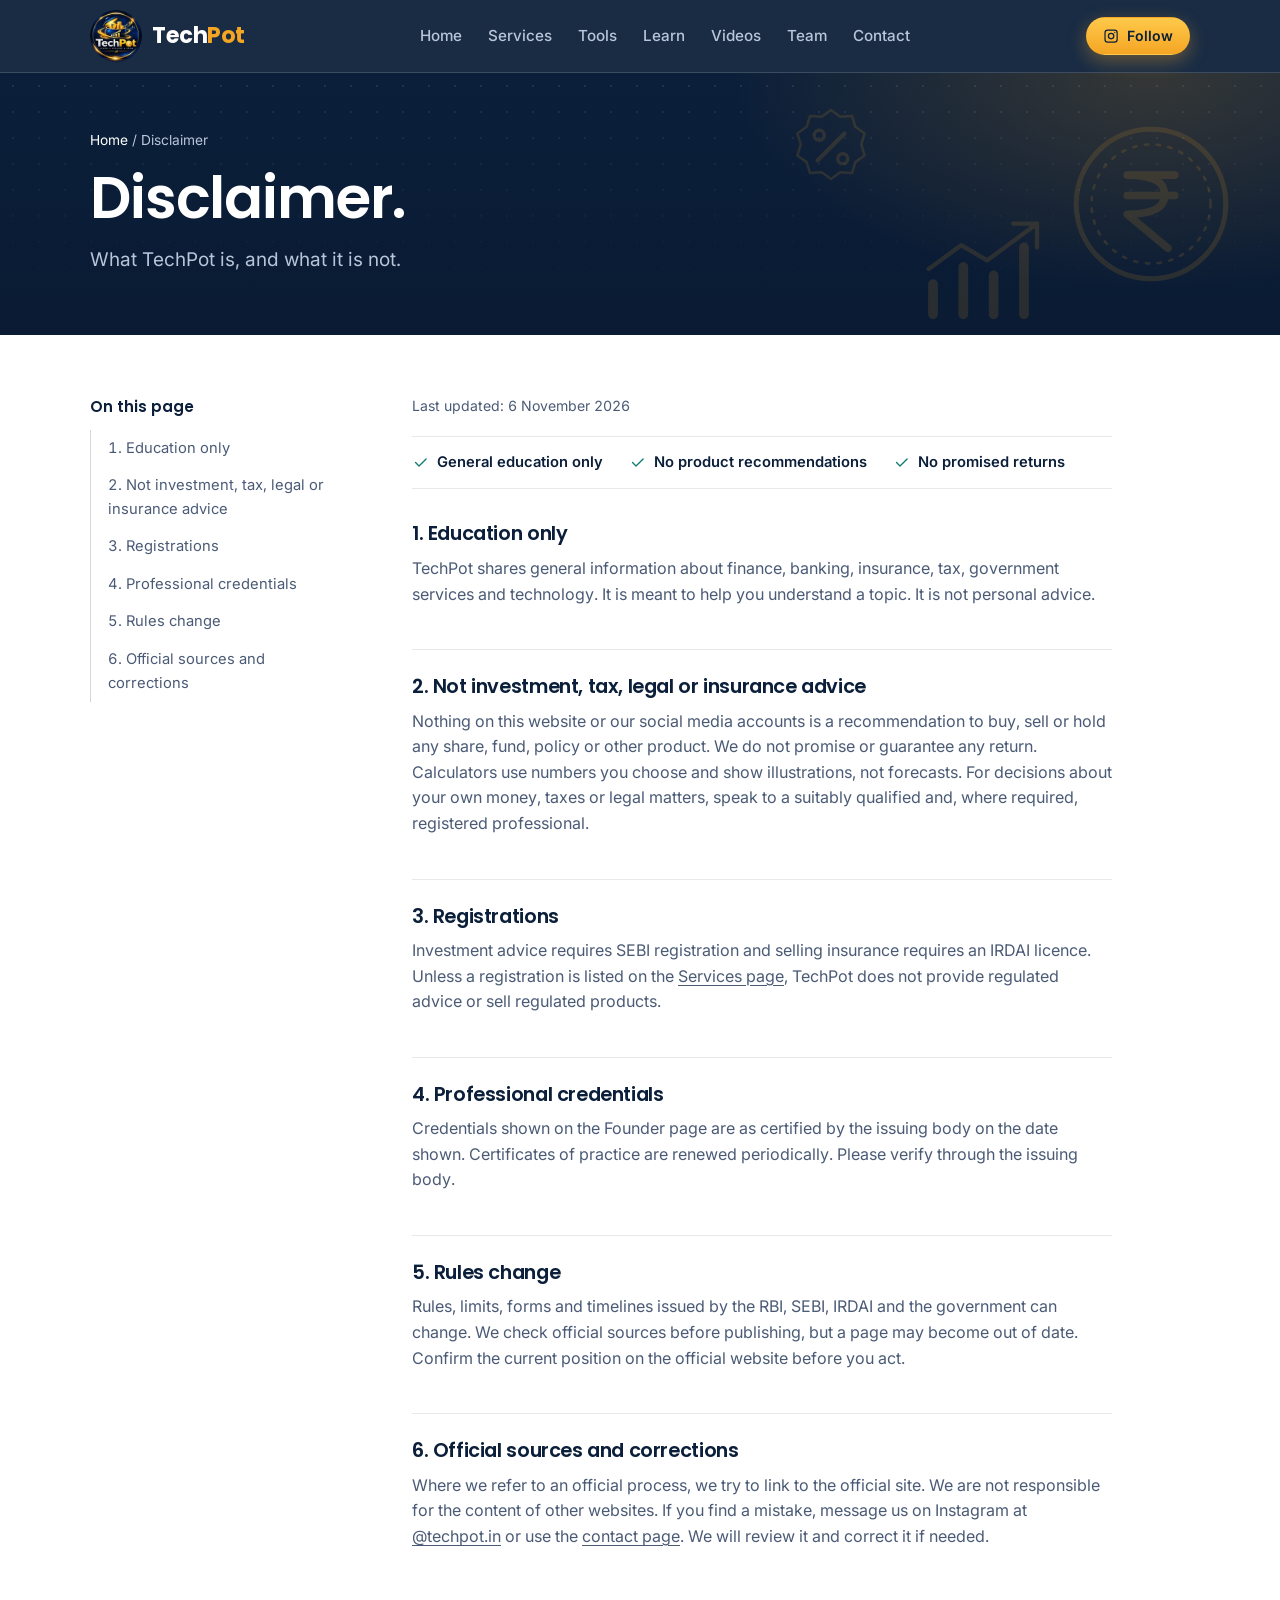
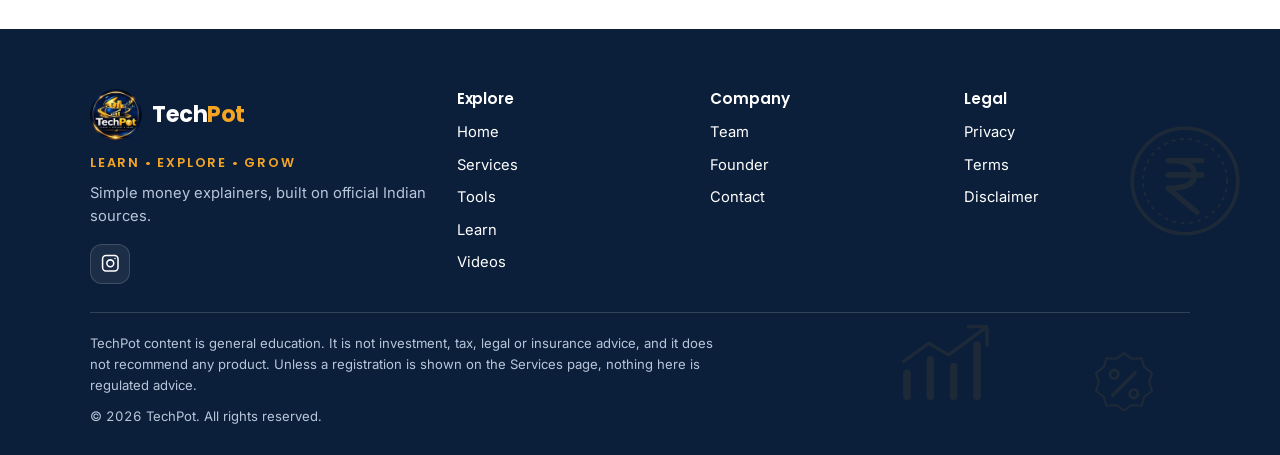
<file: disclaimer.html>
<!DOCTYPE html>
<html lang="en">
<head>
<meta charset="utf-8">
<meta name="viewport" content="width=device-width, initial-scale=1, viewport-fit=cover">
<title>Disclaimer | TechPot</title>
<meta name="description" content="TechPot content is general education. It is not investment, tax, legal or insurance advice, and nothing here recommends a product or promises a return.">
<meta name="theme-color" content="#0B1F3A">
<script>document.documentElement.className+=" js"</script>

<meta property="og:title" content="Disclaimer | TechPot">
<meta property="og:description" content="TechPot content is general education. It is not investment, tax, legal or insurance advice, and nothing here recommends a product or promises a return.">
<meta property="og:type" content="website">
<meta property="og:site_name" content="TechPot">
<meta property="og:url" content="https://techpot.in/disclaimer.html">
<meta property="og:image" content="https://techpot.in/assets/img/og.png">
<meta name="twitter:card" content="summary_large_image">
<meta name="twitter:title" content="Disclaimer | TechPot">
<meta name="twitter:description" content="TechPot content is general education. It is not investment, tax, legal or insurance advice, and nothing here recommends a product or promises a return.">
<link rel="canonical" href="https://techpot.in/disclaimer.html">
<link rel="icon" type="image/png" sizes="32x32" href="assets/img/favicon-32.png">
<link rel="icon" type="image/png" sizes="192x192" href="assets/img/favicon-192.png">
<link rel="apple-touch-icon" href="assets/img/apple-touch-icon.png">
<link rel="preload" href="assets/fonts/poppins-latin-600-normal.woff2" as="font" type="font/woff2" crossorigin>
<link rel="preload" href="assets/fonts/inter-latin-wght-normal.woff2" as="font" type="font/woff2" crossorigin>
<link rel="stylesheet" href="style.css">

</head>
<body>
<svg width="0" height="0" style="position:absolute" aria-hidden="true"><defs><symbol id="i-home" viewBox="0 0 24 24"><path d="M3 11l9-8 9 8M5 10v10h5v-6h4v6h5V10"/></symbol><symbol id="i-bank" viewBox="0 0 24 24"><path d="M3 10l9-6 9 6M5 10v8M9.5 10v8M14.5 10v8M19 10v8M3 20h18"/></symbol><symbol id="i-shield" viewBox="0 0 24 24"><path d="M12 3l8 3v6c0 5-3.5 8-8 9-4.5-1-8-4-8-9V6zM8.5 12l2.5 2.5 4.5-5"/></symbol><symbol id="i-receipt" viewBox="0 0 24 24"><path d="M6 3h12v18l-3-2-3 2-3-2-3 2zM9 8h6M9 12h6"/></symbol><symbol id="i-chart" viewBox="0 0 24 24"><path d="M3 20h18M6 16l4-5 3 3 5-7M15 7h3v3"/></symbol><symbol id="i-doc" viewBox="0 0 24 24"><path d="M7 3h8l4 4v14H7zM15 3v4h4M10 12h6M10 16h6"/></symbol><symbol id="i-store" viewBox="0 0 24 24"><path d="M4 9l1.5-5h13L20 9M4 9v11h16V9M4 9c0 1.7 1.3 3 3 3s3-1.3 3-3c0 1.7 1.3 3 3 3s3-1.3 3-3c0 1.7 1.3 3 3 3M10 20v-5h4v5"/></symbol><symbol id="i-chip" viewBox="0 0 24 24"><path d="M8 8h8v8H8zM10 3v3M14 3v3M10 18v3M14 18v3M3 10h3M3 14h3M18 10h3M18 14h3"/></symbol><symbol id="i-check" viewBox="0 0 24 24"><path d="M5 12l5 5L20 7"/></symbol><symbol id="i-arrow" viewBox="0 0 24 24"><path d="M5 12h14M13 6l6 6-6 6"/></symbol><symbol id="i-calc" viewBox="0 0 24 24"><path d="M6 3h12v18H6zM9 7h6M9 12h.01M12 12h.01M15 12h.01M9 16h.01M12 16h.01M15 16h.01"/></symbol><symbol id="i-rupee" viewBox="0 0 24 24"><path d="M7 5h10M7 9h10M7 5c5 0 7 2 7 4s-2 4-7 4l7 6"/></symbol><symbol id="i-award" viewBox="0 0 24 24"><path d="M12 14a5 5 0 100-10 5 5 0 000 10zM8.5 13.5L7 21l5-3 5 3-1.5-7.5"/></symbol><symbol id="i-pin" viewBox="0 0 24 24"><path d="M12 21s7-6 7-11a7 7 0 10-14 0c0 5 7 11 7 11zM12 12a2 2 0 100-4 2 2 0 000 4z"/></symbol><symbol id="i-lock" viewBox="0 0 24 24"><path d="M6 11h12v10H6zM8 11V8a4 4 0 018 0v3"/></symbol><symbol id="i-search" viewBox="0 0 24 24"><path d="M11 18a7 7 0 100-14 7 7 0 000 14zM21 21l-5-5"/></symbol><symbol id="i-users" viewBox="0 0 24 24"><path d="M9 11a3.5 3.5 0 100-7 3.5 3.5 0 000 7zM2.5 20c0-3.5 3-6 6.5-6s6.5 2.5 6.5 6M16 4.5a3.5 3.5 0 010 6.5M18 14.5c2 .7 3.5 2.5 3.5 5.5"/></symbol><symbol id="i-grid" viewBox="0 0 24 24"><path d="M4 4h7v7H4zM13 4h7v7h-7zM4 13h7v7H4zM13 13h7v7h-7z"/></symbol><symbol id="i-book" viewBox="0 0 24 24"><path d="M4 5a2 2 0 012-2h13v16H6a2 2 0 00-2 2zM4 19V5M8 7h7"/></symbol><symbol id="i-user" viewBox="0 0 24 24"><path d="M12 12a4 4 0 100-8 4 4 0 000 8zM4 21c0-4 3.5-7 8-7s8 3 8 7"/></symbol><symbol id="i-insta" viewBox="0 0 24 24"><path d="M7 3h10a4 4 0 014 4v10a4 4 0 01-4 4H7a4 4 0 01-4-4V7a4 4 0 014-4zM12 16a4 4 0 100-8 4 4 0 000 8zM17.5 6.5h.01"/></symbol><symbol id="i-mail" viewBox="0 0 24 24"><path d="M3 6h18v12H3zM3 7l9 6 9-6"/></symbol><symbol id="i-zoom" viewBox="0 0 24 24"><path d="M11 18a7 7 0 100-14 7 7 0 000 14zM21 21l-5-5M11 8v6M8 11h6"/></symbol><symbol id="i-info" viewBox="0 0 24 24"><path d="M12 21a9 9 0 100-18 9 9 0 000 18zM12 8v5M12 16.5h.01"/></symbol><symbol id="i-clock" viewBox="0 0 24 24"><path d="M12 21a9 9 0 100-18 9 9 0 000 18zM12 7v5l3 2"/></symbol><symbol id="i-briefcase" viewBox="0 0 24 24"><path d="M4 8h16v12H4zM9 8V5h6v3M4 13h16"/></symbol><symbol id="i-phone" viewBox="0 0 24 24"><path d="M8 3h8a1 1 0 011 1v16a1 1 0 01-1 1H8a1 1 0 01-1-1V4a1 1 0 011-1zM11 18h2"/></symbol><symbol id="i-wallet" viewBox="0 0 24 24"><path d="M3 7h15a3 3 0 013 3v8a2 2 0 01-2 2H5a2 2 0 01-2-2zM3 7V6a2 2 0 012-2h11M16 14h2"/></symbol><symbol id="i-menu" viewBox="0 0 24 24"><path d="M4 7h16M4 12h16M4 17h16"/></symbol><symbol id="i-close" viewBox="0 0 24 24"><path d="M6 6l12 12M18 6L6 18"/></symbol><symbol id="i-video" viewBox="0 0 24 24"><path d="M3 6h12v12H3zM15 10l6-3v10l-6-3"/></symbol><symbol id="i-chat" viewBox="0 0 24 24"><path d="M4 5h16v11H9l-5 4z"/></symbol><symbol id="i-flame" viewBox="0 0 24 24"><path d="M12 3c1 4 5 5 5 10a5 5 0 01-10 0c0-2 1-3 2-4 0 2 1 3 2 3 0-3-1-5 1-9z"/></symbol><symbol id="i-target" viewBox="0 0 24 24"><path d="M12 21a9 9 0 100-18 9 9 0 000 18zM12 16a4 4 0 100-8 4 4 0 000 8zM12 12h.01"/></symbol><symbol id="i-stairs" viewBox="0 0 24 24"><path d="M3 20h5v-5h5v-5h5V5h3"/></symbol><symbol id="i-heart" viewBox="0 0 24 24"><path d="M12 20s-7-4.5-7-10a4 4 0 017-2.5A4 4 0 0119 10c0 5.5-7 10-7 10z"/></symbol><symbol id="i-plus" viewBox="0 0 24 24"><path d="M12 5v14M5 12h14"/></symbol><symbol id="i-scale" viewBox="0 0 24 24"><path d="M12 4v16M6 20h12M5 7h14M5 7l-2.5 6a3 3 0 005 0zM19 7l-2.5 6a3 3 0 005 0z"/></symbol><symbol id="i-eye" viewBox="0 0 24 24"><path d="M2 12s4-7 10-7 10 7 10 7-4 7-10 7S2 12 2 12zM12 15a3 3 0 100-6 3 3 0 000 6z"/></symbol></defs></svg>
<a class="skip" href="#main">Skip to content</a>
<header class="header"><div class="wrap header__bar"><a class="logo" href="index.html" aria-label="TechPot home"><img src="assets/img/logo-round-md.webp" width="52" height="52" alt=""><span>Tech<span class="logo__pot">Pot</span></span></a><nav class="nav" aria-label="Main"><a class="nav__link" href="index.html">Home</a><a class="nav__link" href="services.html">Services</a><a class="nav__link" href="tools.html">Tools</a><a class="nav__link" href="learn.html">Learn</a><a class="nav__link" href="videos.html">Videos</a><a class="nav__link" href="team.html">Team</a><a class="nav__link" href="contact.html">Contact</a></nav><div class="header__actions"><a class="btn btn--gold btn--small" href="https://instagram.com/techpot.in" target="_blank" rel="noopener"><svg class="ic " aria-hidden="true"><use href="#i-insta"/></svg> Follow</a><button class="menu-btn" type="button" aria-expanded="false" aria-controls="mobile-menu" aria-label="Open menu"><svg class="ic ic--open" aria-hidden="true"><use href="#i-menu"/></svg><svg class="ic ic--close" aria-hidden="true"><use href="#i-close"/></svg></button></div></div></header>
<div class="mmenu" id="mobile-menu" hidden><button class="mmenu__close" type="button" data-close-menu><svg class="ic " aria-hidden="true"><use href="#i-close"/></svg> Close menu</button><h2>Explore</h2><div class="mmenu__grid"><a href="index.html"><span class="tile"><svg class="ic " aria-hidden="true"><use href="#i-home"/></svg></span><span>Home<small>Start here</small></span><svg class="ic " aria-hidden="true"><use href="#i-arrow"/></svg></a><a href="services.html"><span class="tile"><svg class="ic " aria-hidden="true"><use href="#i-bank"/></svg></span><span>Services<small>What we help with</small></span><svg class="ic " aria-hidden="true"><use href="#i-arrow"/></svg></a><a href="tools.html"><span class="tile"><svg class="ic " aria-hidden="true"><use href="#i-calc"/></svg></span><span>Tools<small>Nine calculators</small></span><svg class="ic " aria-hidden="true"><use href="#i-arrow"/></svg></a><a href="learn.html"><span class="tile"><svg class="ic " aria-hidden="true"><use href="#i-book"/></svg></span><span>Learn<small>Step-by-step guides</small></span><svg class="ic " aria-hidden="true"><use href="#i-arrow"/></svg></a><a href="videos.html"><span class="tile"><svg class="ic " aria-hidden="true"><use href="#i-video"/></svg></span><span>Videos<small>Latest Reels</small></span><svg class="ic " aria-hidden="true"><use href="#i-arrow"/></svg></a></div><h2>Company</h2><div class="mmenu__grid"><a href="team.html"><span class="tile"><svg class="ic " aria-hidden="true"><use href="#i-users"/></svg></span><span>Team<small>The people behind TechPot</small></span><svg class="ic " aria-hidden="true"><use href="#i-arrow"/></svg></a><a href="founder.html"><span class="tile"><svg class="ic " aria-hidden="true"><use href="#i-award"/></svg></span><span>Founder<small>Pavan Kumar Kesani</small></span><svg class="ic " aria-hidden="true"><use href="#i-arrow"/></svg></a><a href="contact.html"><span class="tile"><svg class="ic " aria-hidden="true"><use href="#i-chat"/></svg></span><span>Contact<small>Get in touch</small></span><svg class="ic " aria-hidden="true"><use href="#i-arrow"/></svg></a></div></div>
<main id="main">
<section class="intro"><div class="wrap"><p class="crumb"><a href="index.html">Home</a> / Disclaimer</p><h1>Disclaimer.</h1><p class="lead">What TechPot is, and what it is not.</p></div></section><section class="block block--white"><div class="wrap doc"><nav class="doc__toc" aria-label="On this page"><p>On this page</p><ol><li><a href="#s1">1. Education only</a></li><li><a href="#s2">2. Not investment, tax, legal or insurance advice</a></li><li><a href="#s3">3. Registrations</a></li><li><a href="#s4">4. Professional credentials</a></li><li><a href="#s5">5. Rules change</a></li><li><a href="#s6">6. Official sources and corrections</a></li></ol></nav><div class="doc__body"><p class="stamp">Last updated: 6 November 2026</p><ul class="glance"><li><svg class="ic " aria-hidden="true"><use href="#i-check"/></svg><span>General education only</span></li><li><svg class="ic " aria-hidden="true"><use href="#i-check"/></svg><span>No product recommendations</span></li><li><svg class="ic " aria-hidden="true"><use href="#i-check"/></svg><span>No promised returns</span></li></ul><section class="doc__sec" id="s1"><h2>1. Education only</h2><p>TechPot shares general information about finance, banking, insurance, tax, government services and technology. It is meant to help you understand a topic. It is not personal advice.</p></section><section class="doc__sec" id="s2"><h2>2. Not investment, tax, legal or insurance advice</h2><p>Nothing on this website or our social media accounts is a recommendation to buy, sell or hold any share, fund, policy or other product. We do not promise or guarantee any return. Calculators use numbers you choose and show illustrations, not forecasts. For decisions about your own money, taxes or legal matters, speak to a suitably qualified and, where required, registered professional.</p></section><section class="doc__sec" id="s3"><h2>3. Registrations</h2><p>Investment advice requires SEBI registration and selling insurance requires an IRDAI licence. Unless a registration is listed on the <a href="services.html#registrations"><u>Services page</u></a>, TechPot does not provide regulated advice or sell regulated products.</p></section><section class="doc__sec" id="s4"><h2>4. Professional credentials</h2><p>Credentials shown on the Founder page are as certified by the issuing body on the date shown. Certificates of practice are renewed periodically. Please verify through the issuing body.</p></section><section class="doc__sec" id="s5"><h2>5. Rules change</h2><p>Rules, limits, forms and timelines issued by the RBI, SEBI, IRDAI and the government can change. We check official sources before publishing, but a page may become out of date. Confirm the current position on the official website before you act.</p></section><section class="doc__sec" id="s6"><h2>6. Official sources and corrections</h2><p>Where we refer to an official process, we try to link to the official site. We are not responsible for the content of other websites. If you find a mistake, message us on Instagram at <a href="https://instagram.com/techpot.in" target="_blank" rel="noopener"><u>@techpot.in</u></a> or use the <a href="contact.html"><u>contact page</u></a>. We will review it and correct it if needed.</p></section></div></div></section>
</main>
<footer class="footer"><div class="wrap">
<div class="footer__grid">
<div><a class="logo" href="index.html"><img src="assets/img/logo-round-md.webp" width="52" height="52" alt=""><span>Tech<span class="logo__pot">Pot</span></span></a>
<p class="footer__tag">Learn &bull; Explore &bull; Grow</p>
<p>Simple money explainers, built on official Indian sources.</p>
<div class="footer__social"><a href="https://instagram.com/techpot.in" target="_blank" rel="noopener" aria-label="TechPot on Instagram"><svg class="ic " aria-hidden="true"><use href="#i-insta"/></svg></a><a data-contact="email" href="#" hidden aria-label="Email"><svg class="ic " aria-hidden="true"><use href="#i-mail"/></svg></a></div></div>
<div><h3>Explore</h3><ul><li><a href="index.html">Home</a></li><li><a href="services.html">Services</a></li><li><a href="tools.html">Tools</a></li><li><a href="learn.html">Learn</a></li><li><a href="videos.html">Videos</a></li></ul></div>
<div><h3>Company</h3><ul><li><a href="team.html">Team</a></li><li><a href="founder.html">Founder</a></li><li><a href="contact.html">Contact</a></li></ul></div>
<div><h3>Legal</h3><ul><li><a href="privacy.html">Privacy</a></li><li><a href="terms.html">Terms</a></li><li><a href="disclaimer.html">Disclaimer</a></li></ul></div>
</div>
<div class="footer__base"><p class="footer__legal">TechPot content is general education. It is not investment, tax, legal or insurance advice, and it does not recommend any product. Unless a registration is shown on the Services page, nothing here is regulated advice.</p>
<p>&copy; <span id="year">2026</span> TechPot. All rights reserved.</p></div>
</div></footer>
<nav class="tabbar" aria-label="Quick navigation"><a class="tab" href="index.html"><svg class="ic " aria-hidden="true"><use href="#i-home"/></svg><span>Home</span></a><a class="tab" href="services.html"><svg class="ic " aria-hidden="true"><use href="#i-bank"/></svg><span>Services</span></a><a class="tab" href="tools.html"><svg class="ic " aria-hidden="true"><use href="#i-calc"/></svg><span>Tools</span></a><a class="tab" href="learn.html"><svg class="ic " aria-hidden="true"><use href="#i-book"/></svg><span>Learn</span></a><a class="tab" href="videos.html"><svg class="ic " aria-hidden="true"><use href="#i-video"/></svg><span>Videos</span></a></nav>
<script src="site-config.js"></script>
<script src="js/main.js"></script>

</body>
</html>
</file>
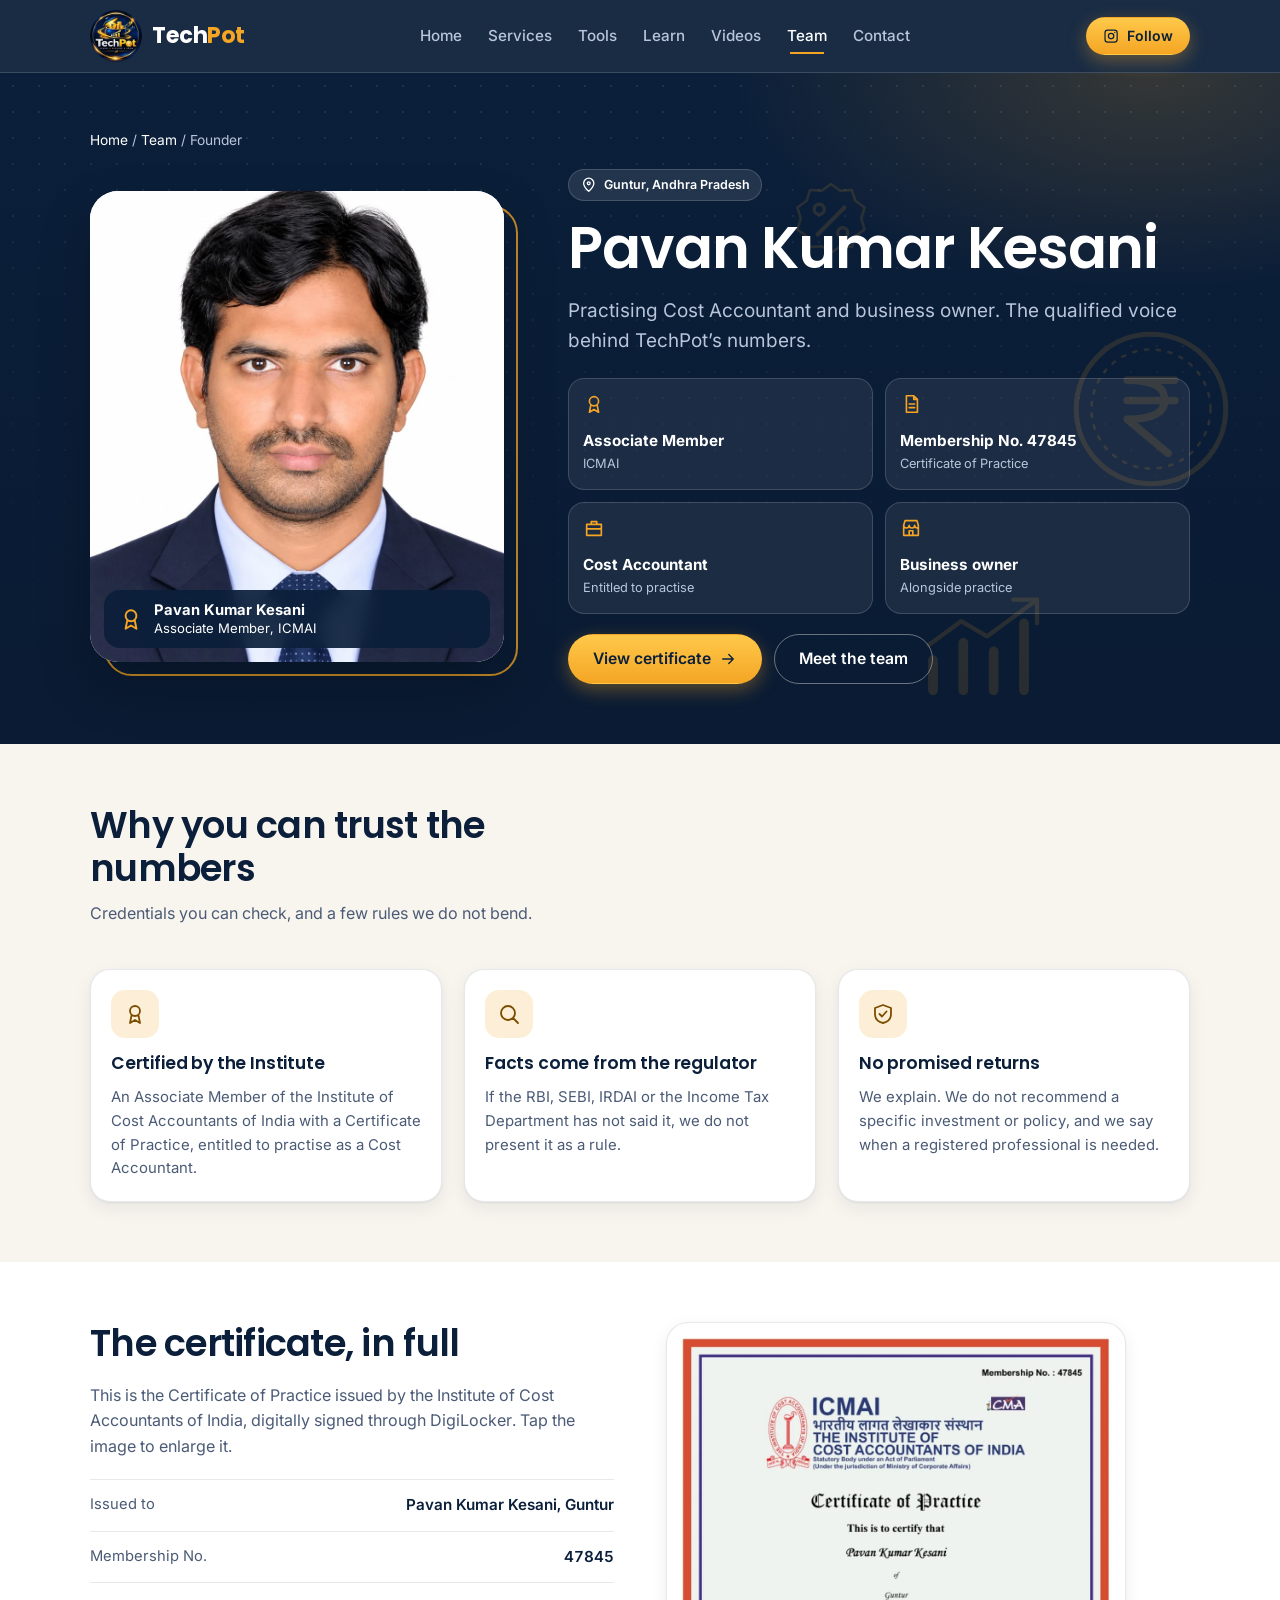
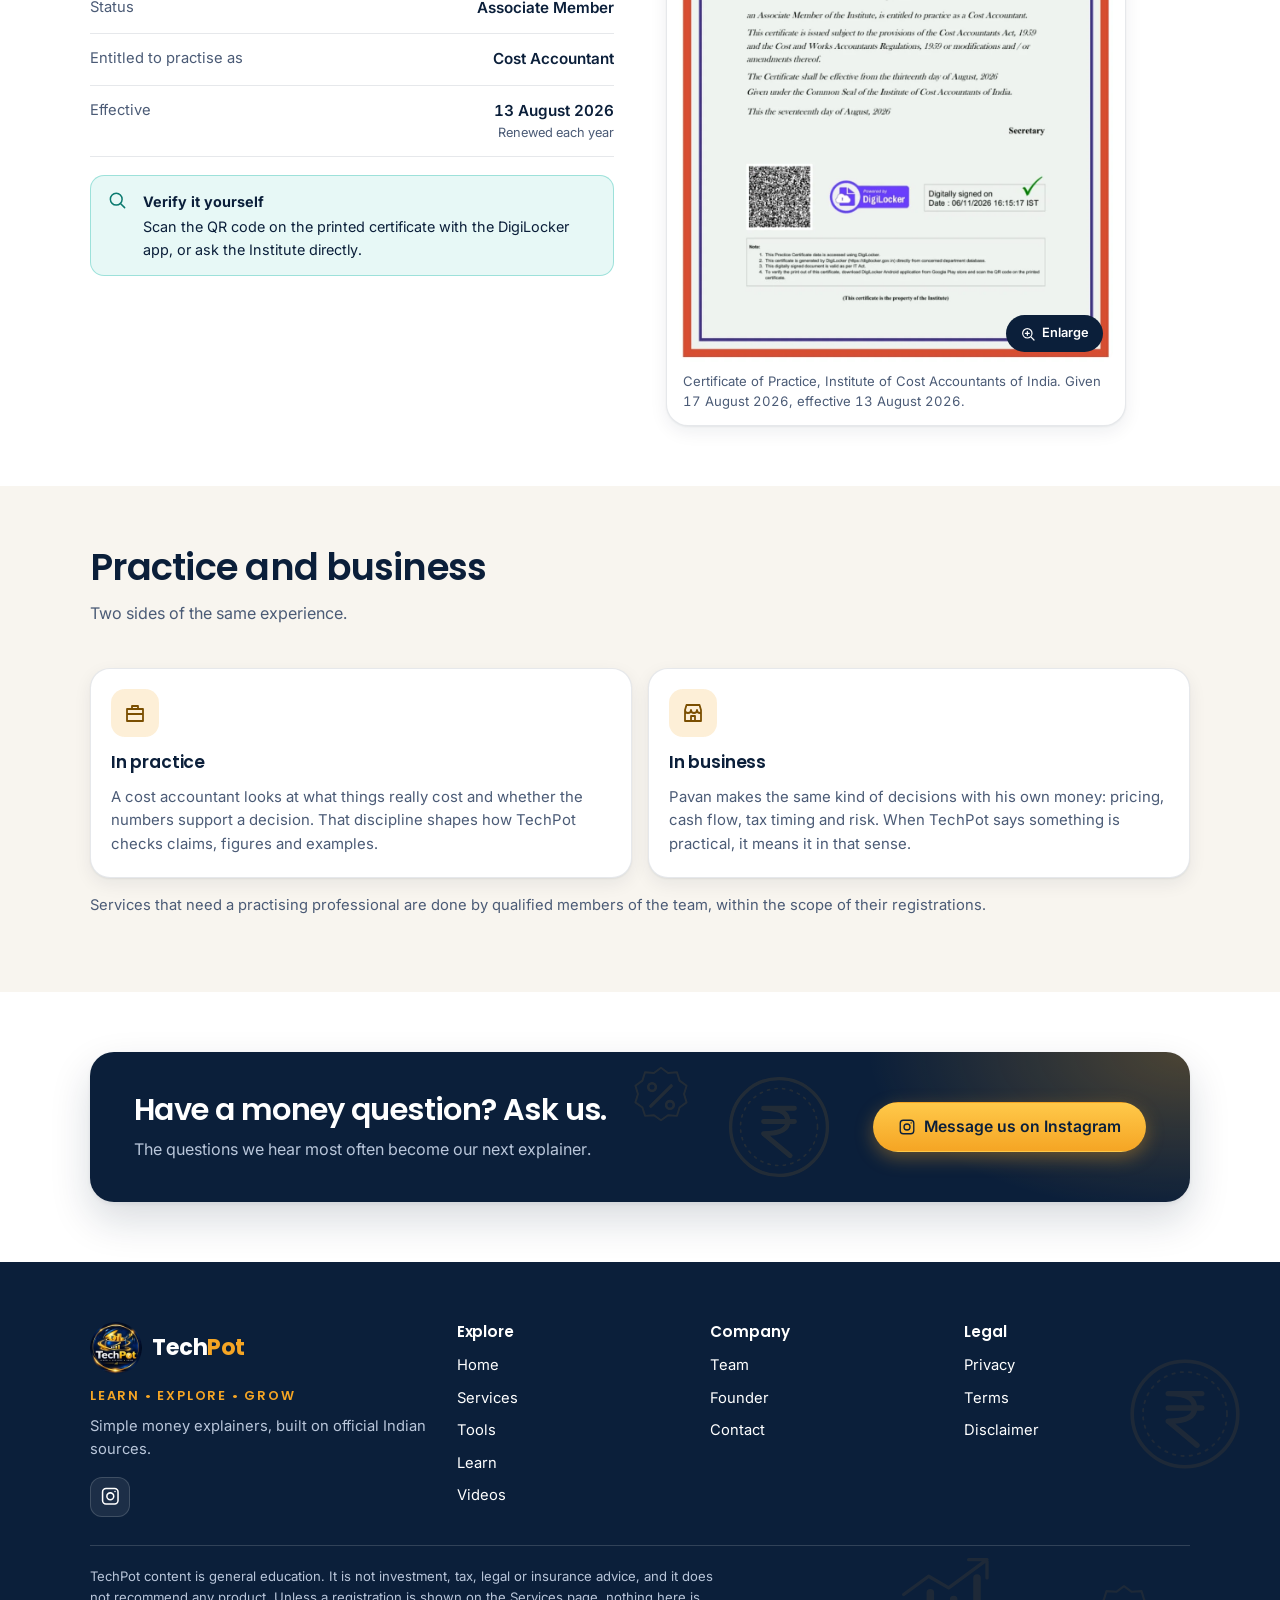
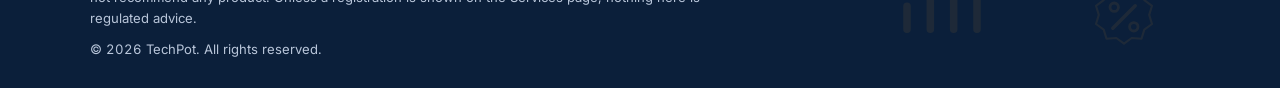
<file: founder.html>
<!DOCTYPE html>
<html lang="en">
<head>
<meta charset="utf-8">
<meta name="viewport" content="width=device-width, initial-scale=1, viewport-fit=cover">
<title>Pavan Kumar Kesani, Cost Accountant (ICMAI) | TechPot</title>
<meta name="description" content="Pavan Kumar Kesani is a practising Cost Accountant in Guntur (ICMAI Associate Member, No. 47845) and business owner who leads TechPot&#x27;s finance content.">
<meta name="theme-color" content="#0B1F3A">
<script>document.documentElement.className+=" js"</script>

<meta property="og:title" content="Pavan Kumar Kesani, Cost Accountant (ICMAI) | TechPot">
<meta property="og:description" content="Pavan Kumar Kesani is a practising Cost Accountant in Guntur (ICMAI Associate Member, No. 47845) and business owner who leads TechPot&#x27;s finance content.">
<meta property="og:type" content="website">
<meta property="og:site_name" content="TechPot">
<meta property="og:url" content="https://techpot.in/founder.html">
<meta property="og:image" content="https://techpot.in/assets/img/og.png">
<meta name="twitter:card" content="summary_large_image">
<meta name="twitter:title" content="Pavan Kumar Kesani, Cost Accountant (ICMAI) | TechPot">
<meta name="twitter:description" content="Pavan Kumar Kesani is a practising Cost Accountant in Guntur (ICMAI Associate Member, No. 47845) and business owner who leads TechPot&#x27;s finance content.">
<link rel="canonical" href="https://techpot.in/founder.html">
<link rel="icon" type="image/png" sizes="32x32" href="assets/img/favicon-32.png">
<link rel="icon" type="image/png" sizes="192x192" href="assets/img/favicon-192.png">
<link rel="apple-touch-icon" href="assets/img/apple-touch-icon.png">
<link rel="preload" href="assets/fonts/poppins-latin-600-normal.woff2" as="font" type="font/woff2" crossorigin>
<link rel="preload" href="assets/fonts/inter-latin-wght-normal.woff2" as="font" type="font/woff2" crossorigin>
<link rel="stylesheet" href="style.css">
<script type="application/ld+json">{"@context":"https://schema.org","@type":"Person","name":"Pavan Kumar Kesani","jobTitle":"Cost Accountant (ICMAI Associate Member)","memberOf":{"@type":"Organization","name":"The Institute of Cost Accountants of India"},"worksFor":{"@type":"Organization","name":"TechPot","url":"https://techpot.in/"},"address":{"@type":"PostalAddress","addressLocality":"Guntur","addressCountry":"IN"}}</script>
</head>
<body>
<svg width="0" height="0" style="position:absolute" aria-hidden="true"><defs><symbol id="i-home" viewBox="0 0 24 24"><path d="M3 11l9-8 9 8M5 10v10h5v-6h4v6h5V10"/></symbol><symbol id="i-bank" viewBox="0 0 24 24"><path d="M3 10l9-6 9 6M5 10v8M9.5 10v8M14.5 10v8M19 10v8M3 20h18"/></symbol><symbol id="i-shield" viewBox="0 0 24 24"><path d="M12 3l8 3v6c0 5-3.5 8-8 9-4.5-1-8-4-8-9V6zM8.5 12l2.5 2.5 4.5-5"/></symbol><symbol id="i-receipt" viewBox="0 0 24 24"><path d="M6 3h12v18l-3-2-3 2-3-2-3 2zM9 8h6M9 12h6"/></symbol><symbol id="i-chart" viewBox="0 0 24 24"><path d="M3 20h18M6 16l4-5 3 3 5-7M15 7h3v3"/></symbol><symbol id="i-doc" viewBox="0 0 24 24"><path d="M7 3h8l4 4v14H7zM15 3v4h4M10 12h6M10 16h6"/></symbol><symbol id="i-store" viewBox="0 0 24 24"><path d="M4 9l1.5-5h13L20 9M4 9v11h16V9M4 9c0 1.7 1.3 3 3 3s3-1.3 3-3c0 1.7 1.3 3 3 3s3-1.3 3-3c0 1.7 1.3 3 3 3M10 20v-5h4v5"/></symbol><symbol id="i-chip" viewBox="0 0 24 24"><path d="M8 8h8v8H8zM10 3v3M14 3v3M10 18v3M14 18v3M3 10h3M3 14h3M18 10h3M18 14h3"/></symbol><symbol id="i-check" viewBox="0 0 24 24"><path d="M5 12l5 5L20 7"/></symbol><symbol id="i-arrow" viewBox="0 0 24 24"><path d="M5 12h14M13 6l6 6-6 6"/></symbol><symbol id="i-calc" viewBox="0 0 24 24"><path d="M6 3h12v18H6zM9 7h6M9 12h.01M12 12h.01M15 12h.01M9 16h.01M12 16h.01M15 16h.01"/></symbol><symbol id="i-rupee" viewBox="0 0 24 24"><path d="M7 5h10M7 9h10M7 5c5 0 7 2 7 4s-2 4-7 4l7 6"/></symbol><symbol id="i-award" viewBox="0 0 24 24"><path d="M12 14a5 5 0 100-10 5 5 0 000 10zM8.5 13.5L7 21l5-3 5 3-1.5-7.5"/></symbol><symbol id="i-pin" viewBox="0 0 24 24"><path d="M12 21s7-6 7-11a7 7 0 10-14 0c0 5 7 11 7 11zM12 12a2 2 0 100-4 2 2 0 000 4z"/></symbol><symbol id="i-lock" viewBox="0 0 24 24"><path d="M6 11h12v10H6zM8 11V8a4 4 0 018 0v3"/></symbol><symbol id="i-search" viewBox="0 0 24 24"><path d="M11 18a7 7 0 100-14 7 7 0 000 14zM21 21l-5-5"/></symbol><symbol id="i-users" viewBox="0 0 24 24"><path d="M9 11a3.5 3.5 0 100-7 3.5 3.5 0 000 7zM2.5 20c0-3.5 3-6 6.5-6s6.5 2.5 6.5 6M16 4.5a3.5 3.5 0 010 6.5M18 14.5c2 .7 3.5 2.5 3.5 5.5"/></symbol><symbol id="i-grid" viewBox="0 0 24 24"><path d="M4 4h7v7H4zM13 4h7v7h-7zM4 13h7v7H4zM13 13h7v7h-7z"/></symbol><symbol id="i-book" viewBox="0 0 24 24"><path d="M4 5a2 2 0 012-2h13v16H6a2 2 0 00-2 2zM4 19V5M8 7h7"/></symbol><symbol id="i-user" viewBox="0 0 24 24"><path d="M12 12a4 4 0 100-8 4 4 0 000 8zM4 21c0-4 3.5-7 8-7s8 3 8 7"/></symbol><symbol id="i-insta" viewBox="0 0 24 24"><path d="M7 3h10a4 4 0 014 4v10a4 4 0 01-4 4H7a4 4 0 01-4-4V7a4 4 0 014-4zM12 16a4 4 0 100-8 4 4 0 000 8zM17.5 6.5h.01"/></symbol><symbol id="i-mail" viewBox="0 0 24 24"><path d="M3 6h18v12H3zM3 7l9 6 9-6"/></symbol><symbol id="i-zoom" viewBox="0 0 24 24"><path d="M11 18a7 7 0 100-14 7 7 0 000 14zM21 21l-5-5M11 8v6M8 11h6"/></symbol><symbol id="i-info" viewBox="0 0 24 24"><path d="M12 21a9 9 0 100-18 9 9 0 000 18zM12 8v5M12 16.5h.01"/></symbol><symbol id="i-clock" viewBox="0 0 24 24"><path d="M12 21a9 9 0 100-18 9 9 0 000 18zM12 7v5l3 2"/></symbol><symbol id="i-briefcase" viewBox="0 0 24 24"><path d="M4 8h16v12H4zM9 8V5h6v3M4 13h16"/></symbol><symbol id="i-phone" viewBox="0 0 24 24"><path d="M8 3h8a1 1 0 011 1v16a1 1 0 01-1 1H8a1 1 0 01-1-1V4a1 1 0 011-1zM11 18h2"/></symbol><symbol id="i-wallet" viewBox="0 0 24 24"><path d="M3 7h15a3 3 0 013 3v8a2 2 0 01-2 2H5a2 2 0 01-2-2zM3 7V6a2 2 0 012-2h11M16 14h2"/></symbol><symbol id="i-menu" viewBox="0 0 24 24"><path d="M4 7h16M4 12h16M4 17h16"/></symbol><symbol id="i-close" viewBox="0 0 24 24"><path d="M6 6l12 12M18 6L6 18"/></symbol><symbol id="i-video" viewBox="0 0 24 24"><path d="M3 6h12v12H3zM15 10l6-3v10l-6-3"/></symbol><symbol id="i-chat" viewBox="0 0 24 24"><path d="M4 5h16v11H9l-5 4z"/></symbol><symbol id="i-flame" viewBox="0 0 24 24"><path d="M12 3c1 4 5 5 5 10a5 5 0 01-10 0c0-2 1-3 2-4 0 2 1 3 2 3 0-3-1-5 1-9z"/></symbol><symbol id="i-target" viewBox="0 0 24 24"><path d="M12 21a9 9 0 100-18 9 9 0 000 18zM12 16a4 4 0 100-8 4 4 0 000 8zM12 12h.01"/></symbol><symbol id="i-stairs" viewBox="0 0 24 24"><path d="M3 20h5v-5h5v-5h5V5h3"/></symbol><symbol id="i-heart" viewBox="0 0 24 24"><path d="M12 20s-7-4.5-7-10a4 4 0 017-2.5A4 4 0 0119 10c0 5.5-7 10-7 10z"/></symbol><symbol id="i-plus" viewBox="0 0 24 24"><path d="M12 5v14M5 12h14"/></symbol><symbol id="i-scale" viewBox="0 0 24 24"><path d="M12 4v16M6 20h12M5 7h14M5 7l-2.5 6a3 3 0 005 0zM19 7l-2.5 6a3 3 0 005 0z"/></symbol><symbol id="i-eye" viewBox="0 0 24 24"><path d="M2 12s4-7 10-7 10 7 10 7-4 7-10 7S2 12 2 12zM12 15a3 3 0 100-6 3 3 0 000 6z"/></symbol></defs></svg>
<a class="skip" href="#main">Skip to content</a>
<header class="header"><div class="wrap header__bar"><a class="logo" href="index.html" aria-label="TechPot home"><img src="assets/img/logo-round-md.webp" width="52" height="52" alt=""><span>Tech<span class="logo__pot">Pot</span></span></a><nav class="nav" aria-label="Main"><a class="nav__link" href="index.html">Home</a><a class="nav__link" href="services.html">Services</a><a class="nav__link" href="tools.html">Tools</a><a class="nav__link" href="learn.html">Learn</a><a class="nav__link" href="videos.html">Videos</a><a class="nav__link" href="team.html" aria-current="page">Team</a><a class="nav__link" href="contact.html">Contact</a></nav><div class="header__actions"><a class="btn btn--gold btn--small" href="https://instagram.com/techpot.in" target="_blank" rel="noopener"><svg class="ic " aria-hidden="true"><use href="#i-insta"/></svg> Follow</a><button class="menu-btn" type="button" aria-expanded="false" aria-controls="mobile-menu" aria-label="Open menu"><svg class="ic ic--open" aria-hidden="true"><use href="#i-menu"/></svg><svg class="ic ic--close" aria-hidden="true"><use href="#i-close"/></svg></button></div></div></header>
<div class="mmenu" id="mobile-menu" hidden><button class="mmenu__close" type="button" data-close-menu><svg class="ic " aria-hidden="true"><use href="#i-close"/></svg> Close menu</button><h2>Explore</h2><div class="mmenu__grid"><a href="index.html"><span class="tile"><svg class="ic " aria-hidden="true"><use href="#i-home"/></svg></span><span>Home<small>Start here</small></span><svg class="ic " aria-hidden="true"><use href="#i-arrow"/></svg></a><a href="services.html"><span class="tile"><svg class="ic " aria-hidden="true"><use href="#i-bank"/></svg></span><span>Services<small>What we help with</small></span><svg class="ic " aria-hidden="true"><use href="#i-arrow"/></svg></a><a href="tools.html"><span class="tile"><svg class="ic " aria-hidden="true"><use href="#i-calc"/></svg></span><span>Tools<small>Nine calculators</small></span><svg class="ic " aria-hidden="true"><use href="#i-arrow"/></svg></a><a href="learn.html"><span class="tile"><svg class="ic " aria-hidden="true"><use href="#i-book"/></svg></span><span>Learn<small>Step-by-step guides</small></span><svg class="ic " aria-hidden="true"><use href="#i-arrow"/></svg></a><a href="videos.html"><span class="tile"><svg class="ic " aria-hidden="true"><use href="#i-video"/></svg></span><span>Videos<small>Latest Reels</small></span><svg class="ic " aria-hidden="true"><use href="#i-arrow"/></svg></a></div><h2>Company</h2><div class="mmenu__grid"><a href="team.html"><span class="tile"><svg class="ic " aria-hidden="true"><use href="#i-users"/></svg></span><span>Team<small>The people behind TechPot</small></span><svg class="ic " aria-hidden="true"><use href="#i-arrow"/></svg></a><a href="founder.html" aria-current="page"><span class="tile"><svg class="ic " aria-hidden="true"><use href="#i-award"/></svg></span><span>Founder<small>Pavan Kumar Kesani</small></span><svg class="ic " aria-hidden="true"><use href="#i-arrow"/></svg></a><a href="contact.html"><span class="tile"><svg class="ic " aria-hidden="true"><use href="#i-chat"/></svg></span><span>Contact<small>Get in touch</small></span><svg class="ic " aria-hidden="true"><use href="#i-arrow"/></svg></a></div></div>
<main id="main">

<section class="intro"><div class="wrap"><p class="crumb"><a href="index.html">Home</a> / <a href="team.html">Team</a> / Founder</p>
<div class="founder" style="margin-top:18px">
<div class="photo"><div class="photo__frame"><img src="assets/img/pavan-full.webp" alt="Portrait of Pavan Kumar Kesani" width="900" height="1023"></div>
<div class="photo__badge"><svg class="ic " aria-hidden="true"><use href="#i-award"/></svg><div><b>Pavan Kumar Kesani</b>Associate Member, ICMAI</div></div></div>
<div><span class="pill pill--navy pill--nodot"><svg class="ic " aria-hidden="true"><use href="#i-pin"/></svg> Guntur, Andhra Pradesh</span>
<h1 style="margin-top:14px">Pavan Kumar Kesani</h1>
<p class="lead" style="margin-top:14px;color:var(--muted-on-navy)">Practising Cost Accountant and business owner. The qualified voice behind TechPot&rsquo;s numbers.</p>
<div class="creds">
<div class="cred"><svg class="ic " aria-hidden="true"><use href="#i-award"/></svg><b>Associate Member</b><small>ICMAI</small></div>
<div class="cred"><svg class="ic " aria-hidden="true"><use href="#i-doc"/></svg><b>Membership No. 47845</b><small>Certificate of Practice</small></div>
<div class="cred"><svg class="ic " aria-hidden="true"><use href="#i-briefcase"/></svg><b>Cost Accountant</b><small>Entitled to practise</small></div>
<div class="cred"><svg class="ic " aria-hidden="true"><use href="#i-store"/></svg><b>Business owner</b><small>Alongside practice</small></div>
</div>
<div class="btn-row" style="margin-top:20px"><a class="btn btn--gold" href="#certificate">View certificate <svg class="ic " aria-hidden="true"><use href="#i-arrow"/></svg></a><a class="btn btn--line" href="team.html">Meet the team</a></div></div>
</div></div></section>

<section class="block"><div class="wrap"><div class="head"><h2>Why you can trust the numbers</h2><p class="muted">Credentials you can check, and a few rules we do not bend.</p></div>
<div class="cards cards--3" style="grid-template-columns:repeat(auto-fit,minmax(min(100%,260px),1fr))">
<div class="card how"><div class="how__top"><span class="tile tile--gold"><svg class="ic " aria-hidden="true"><use href="#i-award"/></svg></span><span class="how__n"></span></div><h3>Certified by the Institute</h3><p>An Associate Member of the Institute of Cost Accountants of India with a Certificate of Practice, entitled to practise as a Cost Accountant.</p></div><div class="card how"><div class="how__top"><span class="tile tile--gold"><svg class="ic " aria-hidden="true"><use href="#i-search"/></svg></span><span class="how__n"></span></div><h3>Facts come from the regulator</h3><p>If the RBI, SEBI, IRDAI or the Income Tax Department has not said it, we do not present it as a rule.</p></div><div class="card how"><div class="how__top"><span class="tile tile--gold"><svg class="ic " aria-hidden="true"><use href="#i-shield"/></svg></span><span class="how__n"></span></div><h3>No promised returns</h3><p>We explain. We do not recommend a specific investment or policy, and we say when a registered professional is needed.</p></div></div></div></section>

<section class="block block--white" id="certificate"><div class="wrap split split--even">
<div><div class="head" style="margin-bottom:18px"><h2>The certificate, in full</h2></div>
<p class="muted">This is the Certificate of Practice issued by the Institute of Cost Accountants of India, digitally signed through DigiLocker. Tap the image to enlarge it.</p>
<dl class="facts" style="margin-top:20px">
<div><dt>Issued to</dt><dd>Pavan Kumar Kesani, Guntur</dd></div>
<div><dt>Membership No.</dt><dd>47845</dd></div>
<div><dt>Status</dt><dd>Associate Member</dd></div>
<div><dt>Entitled to practise as</dt><dd>Cost Accountant</dd></div>
<div><dt>Effective</dt><dd>13 August 2026<small>Renewed each year</small></dd></div>
</dl>
<div class="note note--teal" style="margin-top:18px"><svg class="ic " aria-hidden="true"><use href="#i-search"/></svg><div><b>Verify it yourself</b>Scan the QR code on the printed certificate with the DigiLocker app, or ask the Institute directly.</div></div></div>
<figure class="cert" style="margin:0"><button type="button" data-open-cert aria-label="Enlarge the certificate"><img src="assets/img/certificate.webp" alt="ICMAI Certificate of Practice, Pavan Kumar Kesani, Membership No. 47845" width="1018" height="1470" loading="lazy"><span class="cert__zoom"><svg class="ic " aria-hidden="true"><use href="#i-zoom"/></svg> Enlarge</span></button>
<figcaption class="cert__cap">Certificate of Practice, Institute of Cost Accountants of India. Given 17 August 2026, effective 13 August 2026.</figcaption></figure>
</div></section>
<dialog class="lightbox" id="cert-dialog" aria-label="Certificate of Practice"><button class="lightbox__close" type="button">Close</button><img src="assets/img/certificate.jpg" alt="ICMAI Certificate of Practice, enlarged" loading="lazy"></dialog>

<section class="block"><div class="wrap"><div class="head"><h2>Practice and business</h2><p class="muted">Two sides of the same experience.</p></div>
<div class="cards cards--2"><div class="card how"><div class="how__top"><span class="tile tile--gold"><svg class="ic " aria-hidden="true"><use href="#i-briefcase"/></svg></span><span class="how__n"></span></div><h3>In practice</h3><p>A cost accountant looks at what things really cost and whether the numbers support a decision. That discipline shapes how TechPot checks claims, figures and examples.</p></div><div class="card how"><div class="how__top"><span class="tile tile--gold"><svg class="ic " aria-hidden="true"><use href="#i-store"/></svg></span><span class="how__n"></span></div><h3>In business</h3><p>Pavan makes the same kind of decisions with his own money: pricing, cash flow, tax timing and risk. When TechPot says something is practical, it means it in that sense.</p></div></div>
<p class="muted" style="margin-top:16px;font-size:.92rem">Services that need a practising professional are done by qualified members of the team, within the scope of their registrations.</p></div></section>
<section class="block cta-sec"><div class="wrap"><div class="cta"><div class="cta__text"><h2>Have a money question? Ask us.</h2>
<p>The questions we hear most often become our next explainer.</p></div>
<a class="btn btn--gold" href="https://instagram.com/techpot.in" target="_blank" rel="noopener"><svg class="ic " aria-hidden="true"><use href="#i-insta"/></svg> Message us on Instagram</a></div></div></section>
</main>
<footer class="footer"><div class="wrap">
<div class="footer__grid">
<div><a class="logo" href="index.html"><img src="assets/img/logo-round-md.webp" width="52" height="52" alt=""><span>Tech<span class="logo__pot">Pot</span></span></a>
<p class="footer__tag">Learn &bull; Explore &bull; Grow</p>
<p>Simple money explainers, built on official Indian sources.</p>
<div class="footer__social"><a href="https://instagram.com/techpot.in" target="_blank" rel="noopener" aria-label="TechPot on Instagram"><svg class="ic " aria-hidden="true"><use href="#i-insta"/></svg></a><a data-contact="email" href="#" hidden aria-label="Email"><svg class="ic " aria-hidden="true"><use href="#i-mail"/></svg></a></div></div>
<div><h3>Explore</h3><ul><li><a href="index.html">Home</a></li><li><a href="services.html">Services</a></li><li><a href="tools.html">Tools</a></li><li><a href="learn.html">Learn</a></li><li><a href="videos.html">Videos</a></li></ul></div>
<div><h3>Company</h3><ul><li><a href="team.html">Team</a></li><li><a href="founder.html">Founder</a></li><li><a href="contact.html">Contact</a></li></ul></div>
<div><h3>Legal</h3><ul><li><a href="privacy.html">Privacy</a></li><li><a href="terms.html">Terms</a></li><li><a href="disclaimer.html">Disclaimer</a></li></ul></div>
</div>
<div class="footer__base"><p class="footer__legal">TechPot content is general education. It is not investment, tax, legal or insurance advice, and it does not recommend any product. Unless a registration is shown on the Services page, nothing here is regulated advice.</p>
<p>&copy; <span id="year">2026</span> TechPot. All rights reserved.</p></div>
</div></footer>
<nav class="tabbar" aria-label="Quick navigation"><a class="tab" href="index.html"><svg class="ic " aria-hidden="true"><use href="#i-home"/></svg><span>Home</span></a><a class="tab" href="services.html"><svg class="ic " aria-hidden="true"><use href="#i-bank"/></svg><span>Services</span></a><a class="tab" href="tools.html"><svg class="ic " aria-hidden="true"><use href="#i-calc"/></svg><span>Tools</span></a><a class="tab" href="learn.html"><svg class="ic " aria-hidden="true"><use href="#i-book"/></svg><span>Learn</span></a><a class="tab" href="videos.html"><svg class="ic " aria-hidden="true"><use href="#i-video"/></svg><span>Videos</span></a></nav>
<script src="site-config.js"></script>
<script src="js/main.js"></script>

</body>
</html>
</file>
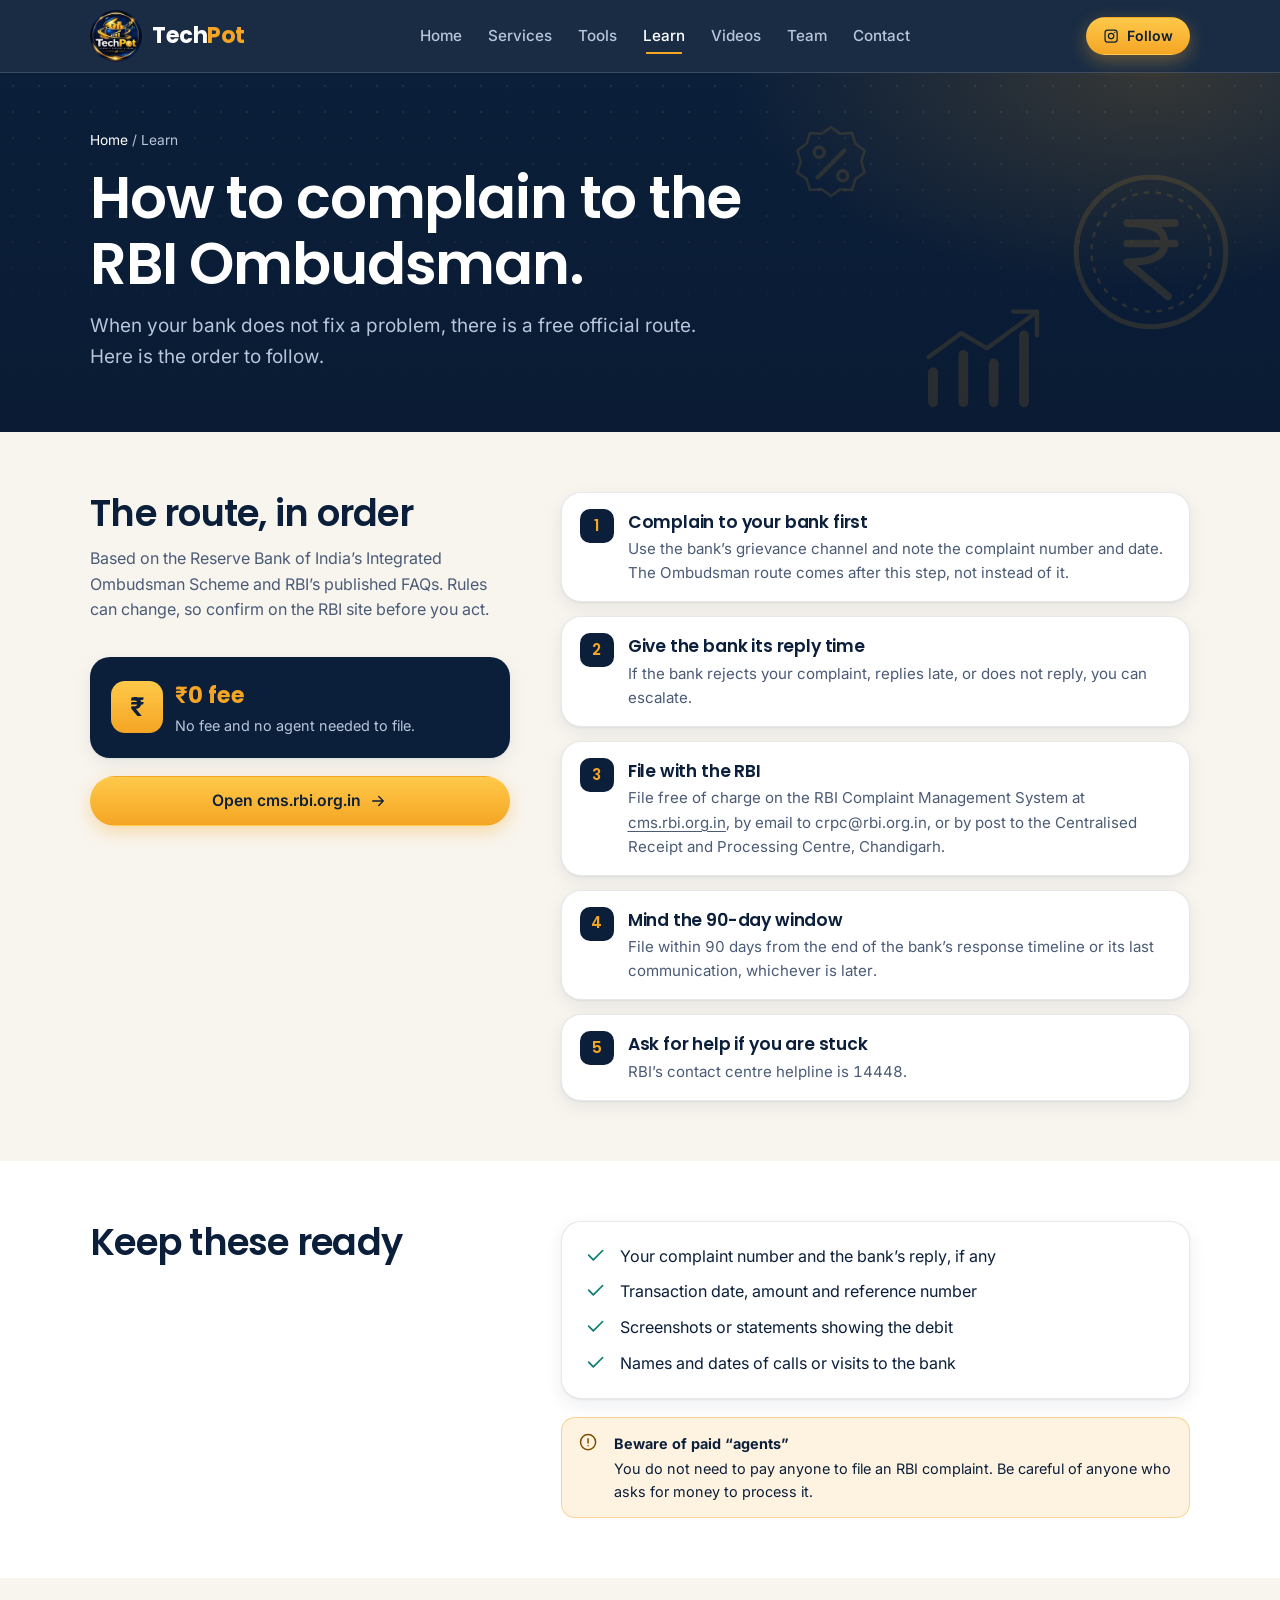
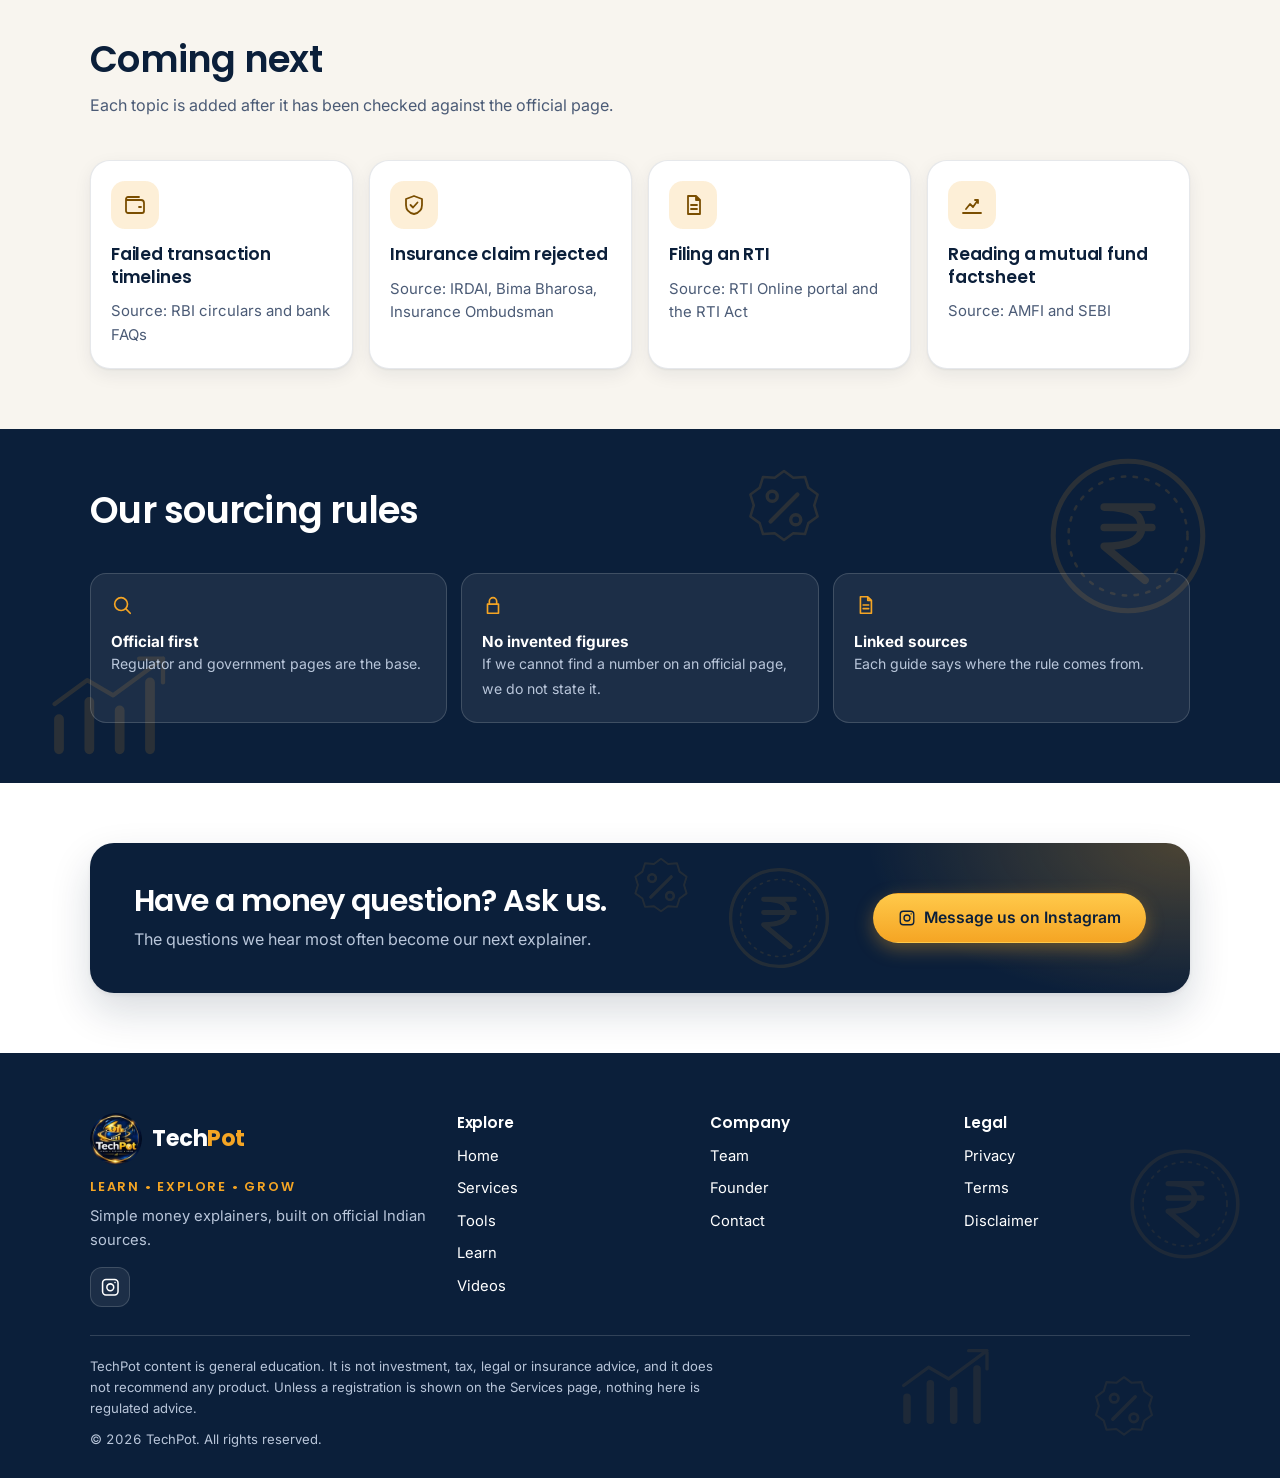
<file: learn.html>
<!DOCTYPE html>
<html lang="en">
<head>
<meta charset="utf-8">
<meta name="viewport" content="width=device-width, initial-scale=1, viewport-fit=cover">
<title>How to Complain to the RBI Ombudsman, Step by Step | TechPot</title>
<meta name="description" content="Complain to your bank first, then file free of charge at cms.rbi.org.in. A step-by-step RBI Ombudsman guide with the 14448 helpline and official sources.">
<meta name="theme-color" content="#0B1F3A">
<script>document.documentElement.className+=" js"</script>

<meta property="og:title" content="How to Complain to the RBI Ombudsman, Step by Step | TechPot">
<meta property="og:description" content="Complain to your bank first, then file free of charge at cms.rbi.org.in. A step-by-step RBI Ombudsman guide with the 14448 helpline and official sources.">
<meta property="og:type" content="website">
<meta property="og:site_name" content="TechPot">
<meta property="og:url" content="https://techpot.in/learn.html">
<meta property="og:image" content="https://techpot.in/assets/img/og.png">
<meta name="twitter:card" content="summary_large_image">
<meta name="twitter:title" content="How to Complain to the RBI Ombudsman, Step by Step | TechPot">
<meta name="twitter:description" content="Complain to your bank first, then file free of charge at cms.rbi.org.in. A step-by-step RBI Ombudsman guide with the 14448 helpline and official sources.">
<link rel="canonical" href="https://techpot.in/learn.html">
<link rel="icon" type="image/png" sizes="32x32" href="assets/img/favicon-32.png">
<link rel="icon" type="image/png" sizes="192x192" href="assets/img/favicon-192.png">
<link rel="apple-touch-icon" href="assets/img/apple-touch-icon.png">
<link rel="preload" href="assets/fonts/poppins-latin-600-normal.woff2" as="font" type="font/woff2" crossorigin>
<link rel="preload" href="assets/fonts/inter-latin-wght-normal.woff2" as="font" type="font/woff2" crossorigin>
<link rel="stylesheet" href="style.css">

</head>
<body>
<svg width="0" height="0" style="position:absolute" aria-hidden="true"><defs><symbol id="i-home" viewBox="0 0 24 24"><path d="M3 11l9-8 9 8M5 10v10h5v-6h4v6h5V10"/></symbol><symbol id="i-bank" viewBox="0 0 24 24"><path d="M3 10l9-6 9 6M5 10v8M9.5 10v8M14.5 10v8M19 10v8M3 20h18"/></symbol><symbol id="i-shield" viewBox="0 0 24 24"><path d="M12 3l8 3v6c0 5-3.5 8-8 9-4.5-1-8-4-8-9V6zM8.5 12l2.5 2.5 4.5-5"/></symbol><symbol id="i-receipt" viewBox="0 0 24 24"><path d="M6 3h12v18l-3-2-3 2-3-2-3 2zM9 8h6M9 12h6"/></symbol><symbol id="i-chart" viewBox="0 0 24 24"><path d="M3 20h18M6 16l4-5 3 3 5-7M15 7h3v3"/></symbol><symbol id="i-doc" viewBox="0 0 24 24"><path d="M7 3h8l4 4v14H7zM15 3v4h4M10 12h6M10 16h6"/></symbol><symbol id="i-store" viewBox="0 0 24 24"><path d="M4 9l1.5-5h13L20 9M4 9v11h16V9M4 9c0 1.7 1.3 3 3 3s3-1.3 3-3c0 1.7 1.3 3 3 3s3-1.3 3-3c0 1.7 1.3 3 3 3M10 20v-5h4v5"/></symbol><symbol id="i-chip" viewBox="0 0 24 24"><path d="M8 8h8v8H8zM10 3v3M14 3v3M10 18v3M14 18v3M3 10h3M3 14h3M18 10h3M18 14h3"/></symbol><symbol id="i-check" viewBox="0 0 24 24"><path d="M5 12l5 5L20 7"/></symbol><symbol id="i-arrow" viewBox="0 0 24 24"><path d="M5 12h14M13 6l6 6-6 6"/></symbol><symbol id="i-calc" viewBox="0 0 24 24"><path d="M6 3h12v18H6zM9 7h6M9 12h.01M12 12h.01M15 12h.01M9 16h.01M12 16h.01M15 16h.01"/></symbol><symbol id="i-rupee" viewBox="0 0 24 24"><path d="M7 5h10M7 9h10M7 5c5 0 7 2 7 4s-2 4-7 4l7 6"/></symbol><symbol id="i-award" viewBox="0 0 24 24"><path d="M12 14a5 5 0 100-10 5 5 0 000 10zM8.5 13.5L7 21l5-3 5 3-1.5-7.5"/></symbol><symbol id="i-pin" viewBox="0 0 24 24"><path d="M12 21s7-6 7-11a7 7 0 10-14 0c0 5 7 11 7 11zM12 12a2 2 0 100-4 2 2 0 000 4z"/></symbol><symbol id="i-lock" viewBox="0 0 24 24"><path d="M6 11h12v10H6zM8 11V8a4 4 0 018 0v3"/></symbol><symbol id="i-search" viewBox="0 0 24 24"><path d="M11 18a7 7 0 100-14 7 7 0 000 14zM21 21l-5-5"/></symbol><symbol id="i-users" viewBox="0 0 24 24"><path d="M9 11a3.5 3.5 0 100-7 3.5 3.5 0 000 7zM2.5 20c0-3.5 3-6 6.5-6s6.5 2.5 6.5 6M16 4.5a3.5 3.5 0 010 6.5M18 14.5c2 .7 3.5 2.5 3.5 5.5"/></symbol><symbol id="i-grid" viewBox="0 0 24 24"><path d="M4 4h7v7H4zM13 4h7v7h-7zM4 13h7v7H4zM13 13h7v7h-7z"/></symbol><symbol id="i-book" viewBox="0 0 24 24"><path d="M4 5a2 2 0 012-2h13v16H6a2 2 0 00-2 2zM4 19V5M8 7h7"/></symbol><symbol id="i-user" viewBox="0 0 24 24"><path d="M12 12a4 4 0 100-8 4 4 0 000 8zM4 21c0-4 3.5-7 8-7s8 3 8 7"/></symbol><symbol id="i-insta" viewBox="0 0 24 24"><path d="M7 3h10a4 4 0 014 4v10a4 4 0 01-4 4H7a4 4 0 01-4-4V7a4 4 0 014-4zM12 16a4 4 0 100-8 4 4 0 000 8zM17.5 6.5h.01"/></symbol><symbol id="i-mail" viewBox="0 0 24 24"><path d="M3 6h18v12H3zM3 7l9 6 9-6"/></symbol><symbol id="i-zoom" viewBox="0 0 24 24"><path d="M11 18a7 7 0 100-14 7 7 0 000 14zM21 21l-5-5M11 8v6M8 11h6"/></symbol><symbol id="i-info" viewBox="0 0 24 24"><path d="M12 21a9 9 0 100-18 9 9 0 000 18zM12 8v5M12 16.5h.01"/></symbol><symbol id="i-clock" viewBox="0 0 24 24"><path d="M12 21a9 9 0 100-18 9 9 0 000 18zM12 7v5l3 2"/></symbol><symbol id="i-briefcase" viewBox="0 0 24 24"><path d="M4 8h16v12H4zM9 8V5h6v3M4 13h16"/></symbol><symbol id="i-phone" viewBox="0 0 24 24"><path d="M8 3h8a1 1 0 011 1v16a1 1 0 01-1 1H8a1 1 0 01-1-1V4a1 1 0 011-1zM11 18h2"/></symbol><symbol id="i-wallet" viewBox="0 0 24 24"><path d="M3 7h15a3 3 0 013 3v8a2 2 0 01-2 2H5a2 2 0 01-2-2zM3 7V6a2 2 0 012-2h11M16 14h2"/></symbol><symbol id="i-menu" viewBox="0 0 24 24"><path d="M4 7h16M4 12h16M4 17h16"/></symbol><symbol id="i-close" viewBox="0 0 24 24"><path d="M6 6l12 12M18 6L6 18"/></symbol><symbol id="i-video" viewBox="0 0 24 24"><path d="M3 6h12v12H3zM15 10l6-3v10l-6-3"/></symbol><symbol id="i-chat" viewBox="0 0 24 24"><path d="M4 5h16v11H9l-5 4z"/></symbol><symbol id="i-flame" viewBox="0 0 24 24"><path d="M12 3c1 4 5 5 5 10a5 5 0 01-10 0c0-2 1-3 2-4 0 2 1 3 2 3 0-3-1-5 1-9z"/></symbol><symbol id="i-target" viewBox="0 0 24 24"><path d="M12 21a9 9 0 100-18 9 9 0 000 18zM12 16a4 4 0 100-8 4 4 0 000 8zM12 12h.01"/></symbol><symbol id="i-stairs" viewBox="0 0 24 24"><path d="M3 20h5v-5h5v-5h5V5h3"/></symbol><symbol id="i-heart" viewBox="0 0 24 24"><path d="M12 20s-7-4.5-7-10a4 4 0 017-2.5A4 4 0 0119 10c0 5.5-7 10-7 10z"/></symbol><symbol id="i-plus" viewBox="0 0 24 24"><path d="M12 5v14M5 12h14"/></symbol><symbol id="i-scale" viewBox="0 0 24 24"><path d="M12 4v16M6 20h12M5 7h14M5 7l-2.5 6a3 3 0 005 0zM19 7l-2.5 6a3 3 0 005 0z"/></symbol><symbol id="i-eye" viewBox="0 0 24 24"><path d="M2 12s4-7 10-7 10 7 10 7-4 7-10 7S2 12 2 12zM12 15a3 3 0 100-6 3 3 0 000 6z"/></symbol></defs></svg>
<a class="skip" href="#main">Skip to content</a>
<header class="header"><div class="wrap header__bar"><a class="logo" href="index.html" aria-label="TechPot home"><img src="assets/img/logo-round-md.webp" width="52" height="52" alt=""><span>Tech<span class="logo__pot">Pot</span></span></a><nav class="nav" aria-label="Main"><a class="nav__link" href="index.html">Home</a><a class="nav__link" href="services.html">Services</a><a class="nav__link" href="tools.html">Tools</a><a class="nav__link" href="learn.html" aria-current="page">Learn</a><a class="nav__link" href="videos.html">Videos</a><a class="nav__link" href="team.html">Team</a><a class="nav__link" href="contact.html">Contact</a></nav><div class="header__actions"><a class="btn btn--gold btn--small" href="https://instagram.com/techpot.in" target="_blank" rel="noopener"><svg class="ic " aria-hidden="true"><use href="#i-insta"/></svg> Follow</a><button class="menu-btn" type="button" aria-expanded="false" aria-controls="mobile-menu" aria-label="Open menu"><svg class="ic ic--open" aria-hidden="true"><use href="#i-menu"/></svg><svg class="ic ic--close" aria-hidden="true"><use href="#i-close"/></svg></button></div></div></header>
<div class="mmenu" id="mobile-menu" hidden><button class="mmenu__close" type="button" data-close-menu><svg class="ic " aria-hidden="true"><use href="#i-close"/></svg> Close menu</button><h2>Explore</h2><div class="mmenu__grid"><a href="index.html"><span class="tile"><svg class="ic " aria-hidden="true"><use href="#i-home"/></svg></span><span>Home<small>Start here</small></span><svg class="ic " aria-hidden="true"><use href="#i-arrow"/></svg></a><a href="services.html"><span class="tile"><svg class="ic " aria-hidden="true"><use href="#i-bank"/></svg></span><span>Services<small>What we help with</small></span><svg class="ic " aria-hidden="true"><use href="#i-arrow"/></svg></a><a href="tools.html"><span class="tile"><svg class="ic " aria-hidden="true"><use href="#i-calc"/></svg></span><span>Tools<small>Nine calculators</small></span><svg class="ic " aria-hidden="true"><use href="#i-arrow"/></svg></a><a href="learn.html" aria-current="page"><span class="tile"><svg class="ic " aria-hidden="true"><use href="#i-book"/></svg></span><span>Learn<small>Step-by-step guides</small></span><svg class="ic " aria-hidden="true"><use href="#i-arrow"/></svg></a><a href="videos.html"><span class="tile"><svg class="ic " aria-hidden="true"><use href="#i-video"/></svg></span><span>Videos<small>Latest Reels</small></span><svg class="ic " aria-hidden="true"><use href="#i-arrow"/></svg></a></div><h2>Company</h2><div class="mmenu__grid"><a href="team.html"><span class="tile"><svg class="ic " aria-hidden="true"><use href="#i-users"/></svg></span><span>Team<small>The people behind TechPot</small></span><svg class="ic " aria-hidden="true"><use href="#i-arrow"/></svg></a><a href="founder.html"><span class="tile"><svg class="ic " aria-hidden="true"><use href="#i-award"/></svg></span><span>Founder<small>Pavan Kumar Kesani</small></span><svg class="ic " aria-hidden="true"><use href="#i-arrow"/></svg></a><a href="contact.html"><span class="tile"><svg class="ic " aria-hidden="true"><use href="#i-chat"/></svg></span><span>Contact<small>Get in touch</small></span><svg class="ic " aria-hidden="true"><use href="#i-arrow"/></svg></a></div></div>
<main id="main">
<section class="intro"><div class="wrap"><p class="crumb"><a href="index.html">Home</a> / Learn</p><h1>How to complain to the RBI Ombudsman.</h1><p class="lead">When your bank does not fix a problem, there is a free official route. Here is the order to follow.</p></div></section>
<section class="block"><div class="wrap split">
<div class="stack"><div class="head" style="margin:0"><h2>The route, in order</h2><p class="muted">Based on the Reserve Bank of India&rsquo;s Integrated Ombudsman Scheme and RBI&rsquo;s published FAQs. Rules can change, so confirm on the RBI site before you act.</p></div>
<div class="card" style="padding:20px;background:var(--navy);color:#fff"><div class="svc__row"><span class="tile tile--solid">&#8377;</span><div><b style="font-family:var(--head);font-size:1.4rem;color:var(--gold)">&#8377;0 fee</b><div style="color:var(--muted-on-navy);font-size:.9rem">No fee and no agent needed to file.</div></div></div></div>
<a class="btn btn--gold" href="https://cms.rbi.org.in" target="_blank" rel="noopener">Open cms.rbi.org.in <svg class="ic " aria-hidden="true"><use href="#i-arrow"/></svg></a></div>
<div class="timeline"><div class="card stepc"><span class="stepc__n">1</span><div><h3>Complain to your bank first</h3><p>Use the bank&rsquo;s grievance channel and note the complaint number and date. The Ombudsman route comes after this step, not instead of it.</p></div></div><div class="card stepc"><span class="stepc__n">2</span><div><h3>Give the bank its reply time</h3><p>If the bank rejects your complaint, replies late, or does not reply, you can escalate.</p></div></div><div class="card stepc"><span class="stepc__n">3</span><div><h3>File with the RBI</h3><p>File free of charge on the RBI Complaint Management System at <a href="https://cms.rbi.org.in" target="_blank" rel="noopener"><u>cms.rbi.org.in</u></a>, by email to crpc@rbi.org.in, or by post to the Centralised Receipt and Processing Centre, Chandigarh.</p></div></div><div class="card stepc"><span class="stepc__n">4</span><div><h3>Mind the 90-day window</h3><p>File within 90 days from the end of the bank&rsquo;s response timeline or its last communication, whichever is later.</p></div></div><div class="card stepc"><span class="stepc__n">5</span><div><h3>Ask for help if you are stuck</h3><p>RBI&rsquo;s contact centre helpline is 14448.</p></div></div></div></div></section>

<section class="block block--white"><div class="wrap split">
<div class="head" style="margin:0"><h2>Keep these ready</h2></div>
<div class="stack"><div class="card" style="padding:22px"><ul class="checklist">
<li><svg class="ic " aria-hidden="true"><use href="#i-check"/></svg><span>Your complaint number and the bank&rsquo;s reply, if any</span></li>
<li><svg class="ic " aria-hidden="true"><use href="#i-check"/></svg><span>Transaction date, amount and reference number</span></li>
<li><svg class="ic " aria-hidden="true"><use href="#i-check"/></svg><span>Screenshots or statements showing the debit</span></li>
<li><svg class="ic " aria-hidden="true"><use href="#i-check"/></svg><span>Names and dates of calls or visits to the bank</span></li></ul></div>
<div class="note"><svg class="ic " aria-hidden="true"><use href="#i-info"/></svg><div><b>Beware of paid &ldquo;agents&rdquo;</b>You do not need to pay anyone to file an RBI complaint. Be careful of anyone who asks for money to process it.</div></div></div>
</div></section>

<section class="block"><div class="wrap"><div class="head"><h2>Coming next</h2><p class="muted">Each topic is added after it has been checked against the official page.</p></div>
<div class="cards cards--4" style="grid-template-columns:repeat(auto-fit,minmax(min(100%,240px),1fr))">
<div class="card how"><div class="how__top"><span class="tile tile--gold"><svg class="ic " aria-hidden="true"><use href="#i-wallet"/></svg></span><span class="how__n"></span></div><h3>Failed transaction timelines</h3><p>Source: RBI circulars and bank FAQs</p></div><div class="card how"><div class="how__top"><span class="tile tile--gold"><svg class="ic " aria-hidden="true"><use href="#i-shield"/></svg></span><span class="how__n"></span></div><h3>Insurance claim rejected</h3><p>Source: IRDAI, Bima Bharosa, Insurance Ombudsman</p></div><div class="card how"><div class="how__top"><span class="tile tile--gold"><svg class="ic " aria-hidden="true"><use href="#i-doc"/></svg></span><span class="how__n"></span></div><h3>Filing an RTI</h3><p>Source: RTI Online portal and the RTI Act</p></div><div class="card how"><div class="how__top"><span class="tile tile--gold"><svg class="ic " aria-hidden="true"><use href="#i-chart"/></svg></span><span class="how__n"></span></div><h3>Reading a mutual fund factsheet</h3><p>Source: AMFI and SEBI</p></div></div></div></section>

<section class="block block--navy"><div class="wrap"><div class="head"><h2>Our sourcing rules</h2></div>
<div class="creds creds--row">
<div class="cred"><svg class="ic " aria-hidden="true"><use href="#i-search"/></svg><b>Official first</b><small>Regulator and government pages are the base.</small></div>
<div class="cred"><svg class="ic " aria-hidden="true"><use href="#i-lock"/></svg><b>No invented figures</b><small>If we cannot find a number on an official page, we do not state it.</small></div>
<div class="cred"><svg class="ic " aria-hidden="true"><use href="#i-doc"/></svg><b>Linked sources</b><small>Each guide says where the rule comes from.</small></div></div></div></section>
<section class="block cta-sec"><div class="wrap"><div class="cta"><div class="cta__text"><h2>Have a money question? Ask us.</h2>
<p>The questions we hear most often become our next explainer.</p></div>
<a class="btn btn--gold" href="https://instagram.com/techpot.in" target="_blank" rel="noopener"><svg class="ic " aria-hidden="true"><use href="#i-insta"/></svg> Message us on Instagram</a></div></div></section>
</main>
<footer class="footer"><div class="wrap">
<div class="footer__grid">
<div><a class="logo" href="index.html"><img src="assets/img/logo-round-md.webp" width="52" height="52" alt=""><span>Tech<span class="logo__pot">Pot</span></span></a>
<p class="footer__tag">Learn &bull; Explore &bull; Grow</p>
<p>Simple money explainers, built on official Indian sources.</p>
<div class="footer__social"><a href="https://instagram.com/techpot.in" target="_blank" rel="noopener" aria-label="TechPot on Instagram"><svg class="ic " aria-hidden="true"><use href="#i-insta"/></svg></a><a data-contact="email" href="#" hidden aria-label="Email"><svg class="ic " aria-hidden="true"><use href="#i-mail"/></svg></a></div></div>
<div><h3>Explore</h3><ul><li><a href="index.html">Home</a></li><li><a href="services.html">Services</a></li><li><a href="tools.html">Tools</a></li><li><a href="learn.html">Learn</a></li><li><a href="videos.html">Videos</a></li></ul></div>
<div><h3>Company</h3><ul><li><a href="team.html">Team</a></li><li><a href="founder.html">Founder</a></li><li><a href="contact.html">Contact</a></li></ul></div>
<div><h3>Legal</h3><ul><li><a href="privacy.html">Privacy</a></li><li><a href="terms.html">Terms</a></li><li><a href="disclaimer.html">Disclaimer</a></li></ul></div>
</div>
<div class="footer__base"><p class="footer__legal">TechPot content is general education. It is not investment, tax, legal or insurance advice, and it does not recommend any product. Unless a registration is shown on the Services page, nothing here is regulated advice.</p>
<p>&copy; <span id="year">2026</span> TechPot. All rights reserved.</p></div>
</div></footer>
<nav class="tabbar" aria-label="Quick navigation"><a class="tab" href="index.html"><svg class="ic " aria-hidden="true"><use href="#i-home"/></svg><span>Home</span></a><a class="tab" href="services.html"><svg class="ic " aria-hidden="true"><use href="#i-bank"/></svg><span>Services</span></a><a class="tab" href="tools.html"><svg class="ic " aria-hidden="true"><use href="#i-calc"/></svg><span>Tools</span></a><a class="tab" href="learn.html" aria-current="page"><svg class="ic " aria-hidden="true"><use href="#i-book"/></svg><span>Learn</span></a><a class="tab" href="videos.html"><svg class="ic " aria-hidden="true"><use href="#i-video"/></svg><span>Videos</span></a></nav>
<script src="site-config.js"></script>
<script src="js/main.js"></script>

</body>
</html>
</file>
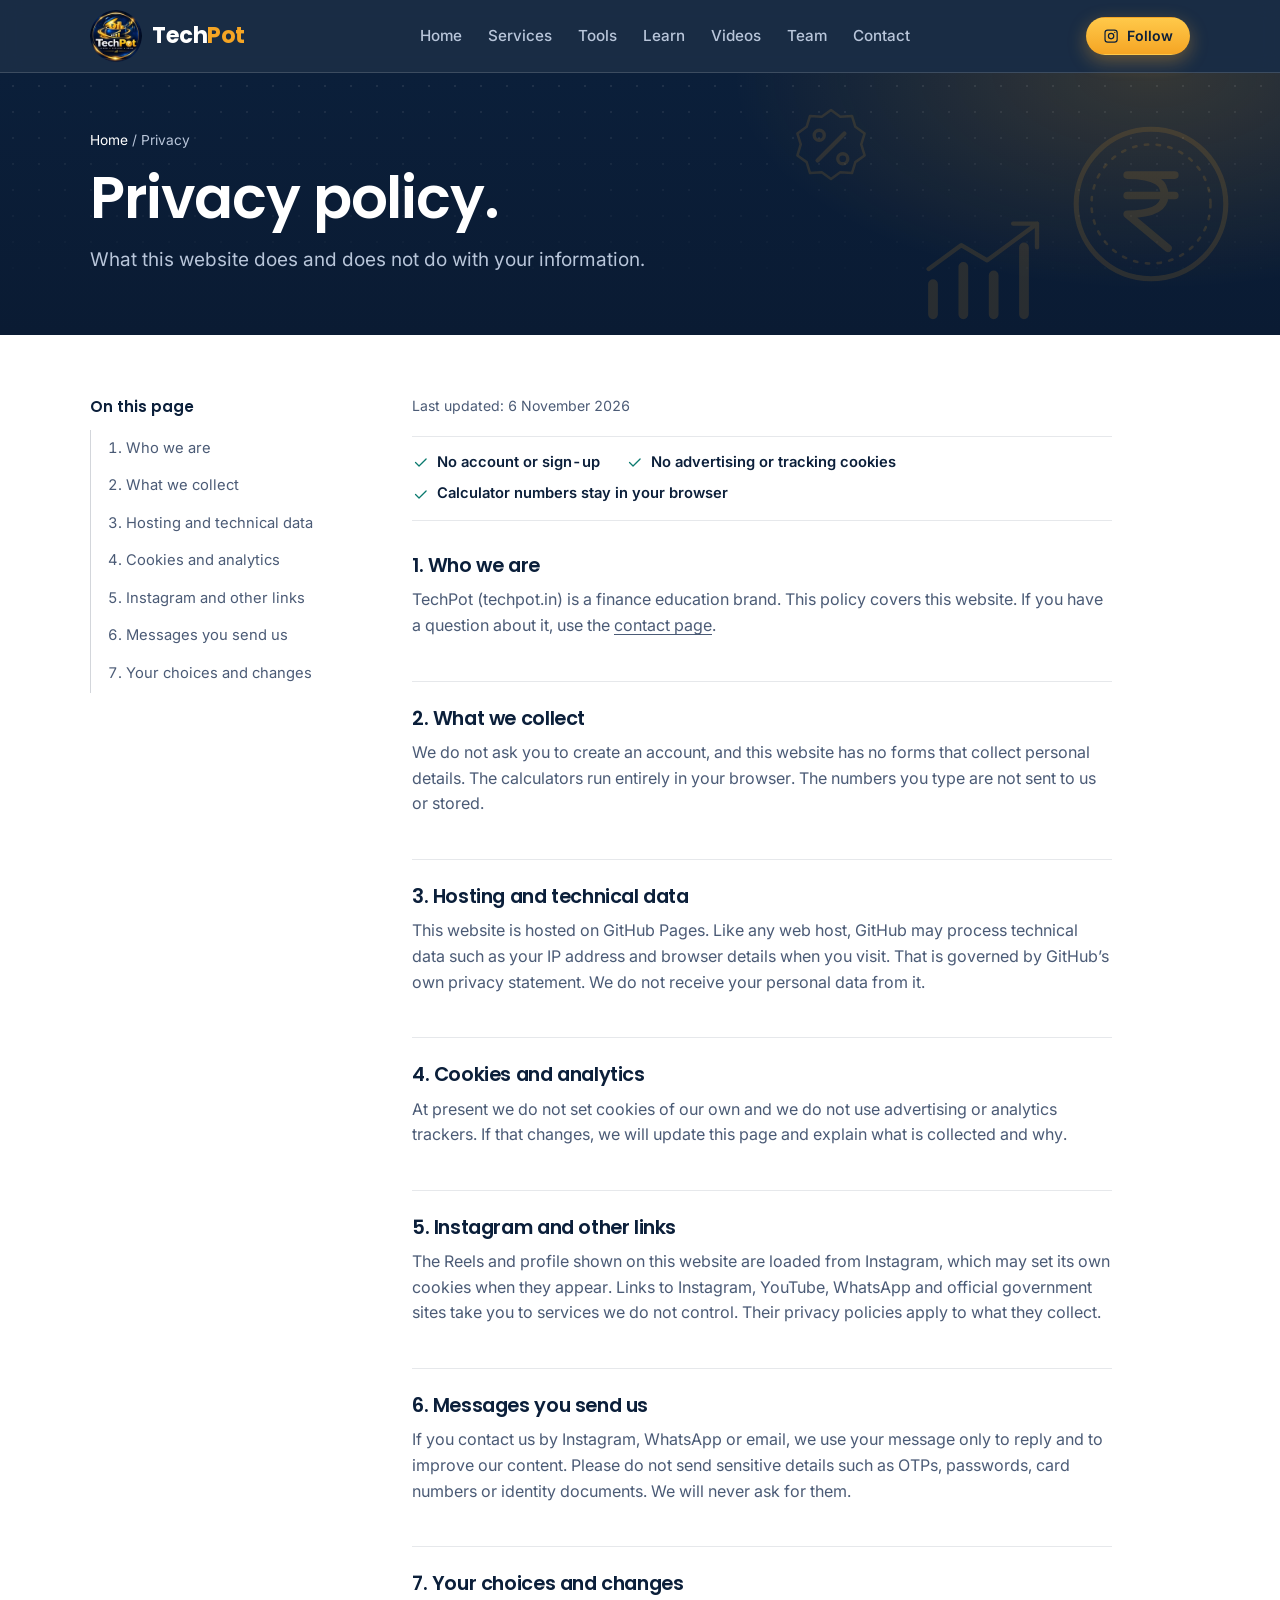
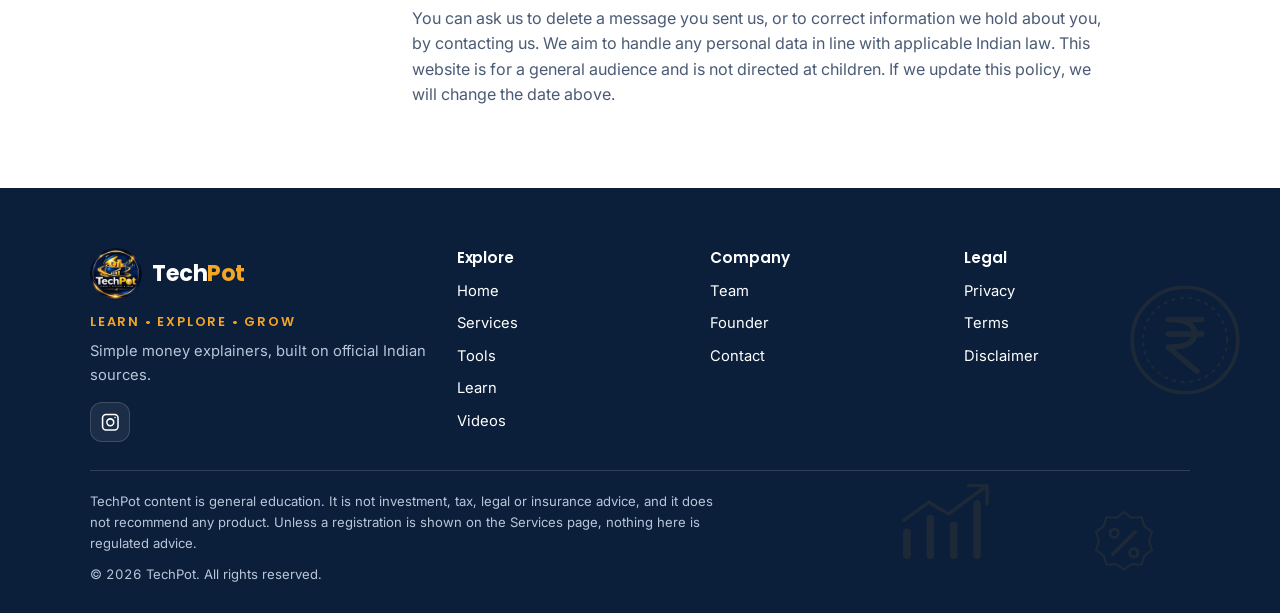
<file: privacy.html>
<!DOCTYPE html>
<html lang="en">
<head>
<meta charset="utf-8">
<meta name="viewport" content="width=device-width, initial-scale=1, viewport-fit=cover">
<title>Privacy Policy | TechPot</title>
<meta name="description" content="How the TechPot website handles information: no accounts, no advertising cookies, and calculators that run in your browser without storing what you type.">
<meta name="theme-color" content="#0B1F3A">
<script>document.documentElement.className+=" js"</script>

<meta property="og:title" content="Privacy Policy | TechPot">
<meta property="og:description" content="How the TechPot website handles information: no accounts, no advertising cookies, and calculators that run in your browser without storing what you type.">
<meta property="og:type" content="website">
<meta property="og:site_name" content="TechPot">
<meta property="og:url" content="https://techpot.in/privacy.html">
<meta property="og:image" content="https://techpot.in/assets/img/og.png">
<meta name="twitter:card" content="summary_large_image">
<meta name="twitter:title" content="Privacy Policy | TechPot">
<meta name="twitter:description" content="How the TechPot website handles information: no accounts, no advertising cookies, and calculators that run in your browser without storing what you type.">
<link rel="canonical" href="https://techpot.in/privacy.html">
<link rel="icon" type="image/png" sizes="32x32" href="assets/img/favicon-32.png">
<link rel="icon" type="image/png" sizes="192x192" href="assets/img/favicon-192.png">
<link rel="apple-touch-icon" href="assets/img/apple-touch-icon.png">
<link rel="preload" href="assets/fonts/poppins-latin-600-normal.woff2" as="font" type="font/woff2" crossorigin>
<link rel="preload" href="assets/fonts/inter-latin-wght-normal.woff2" as="font" type="font/woff2" crossorigin>
<link rel="stylesheet" href="style.css">

</head>
<body>
<svg width="0" height="0" style="position:absolute" aria-hidden="true"><defs><symbol id="i-home" viewBox="0 0 24 24"><path d="M3 11l9-8 9 8M5 10v10h5v-6h4v6h5V10"/></symbol><symbol id="i-bank" viewBox="0 0 24 24"><path d="M3 10l9-6 9 6M5 10v8M9.5 10v8M14.5 10v8M19 10v8M3 20h18"/></symbol><symbol id="i-shield" viewBox="0 0 24 24"><path d="M12 3l8 3v6c0 5-3.5 8-8 9-4.5-1-8-4-8-9V6zM8.5 12l2.5 2.5 4.5-5"/></symbol><symbol id="i-receipt" viewBox="0 0 24 24"><path d="M6 3h12v18l-3-2-3 2-3-2-3 2zM9 8h6M9 12h6"/></symbol><symbol id="i-chart" viewBox="0 0 24 24"><path d="M3 20h18M6 16l4-5 3 3 5-7M15 7h3v3"/></symbol><symbol id="i-doc" viewBox="0 0 24 24"><path d="M7 3h8l4 4v14H7zM15 3v4h4M10 12h6M10 16h6"/></symbol><symbol id="i-store" viewBox="0 0 24 24"><path d="M4 9l1.5-5h13L20 9M4 9v11h16V9M4 9c0 1.7 1.3 3 3 3s3-1.3 3-3c0 1.7 1.3 3 3 3s3-1.3 3-3c0 1.7 1.3 3 3 3M10 20v-5h4v5"/></symbol><symbol id="i-chip" viewBox="0 0 24 24"><path d="M8 8h8v8H8zM10 3v3M14 3v3M10 18v3M14 18v3M3 10h3M3 14h3M18 10h3M18 14h3"/></symbol><symbol id="i-check" viewBox="0 0 24 24"><path d="M5 12l5 5L20 7"/></symbol><symbol id="i-arrow" viewBox="0 0 24 24"><path d="M5 12h14M13 6l6 6-6 6"/></symbol><symbol id="i-calc" viewBox="0 0 24 24"><path d="M6 3h12v18H6zM9 7h6M9 12h.01M12 12h.01M15 12h.01M9 16h.01M12 16h.01M15 16h.01"/></symbol><symbol id="i-rupee" viewBox="0 0 24 24"><path d="M7 5h10M7 9h10M7 5c5 0 7 2 7 4s-2 4-7 4l7 6"/></symbol><symbol id="i-award" viewBox="0 0 24 24"><path d="M12 14a5 5 0 100-10 5 5 0 000 10zM8.5 13.5L7 21l5-3 5 3-1.5-7.5"/></symbol><symbol id="i-pin" viewBox="0 0 24 24"><path d="M12 21s7-6 7-11a7 7 0 10-14 0c0 5 7 11 7 11zM12 12a2 2 0 100-4 2 2 0 000 4z"/></symbol><symbol id="i-lock" viewBox="0 0 24 24"><path d="M6 11h12v10H6zM8 11V8a4 4 0 018 0v3"/></symbol><symbol id="i-search" viewBox="0 0 24 24"><path d="M11 18a7 7 0 100-14 7 7 0 000 14zM21 21l-5-5"/></symbol><symbol id="i-users" viewBox="0 0 24 24"><path d="M9 11a3.5 3.5 0 100-7 3.5 3.5 0 000 7zM2.5 20c0-3.5 3-6 6.5-6s6.5 2.5 6.5 6M16 4.5a3.5 3.5 0 010 6.5M18 14.5c2 .7 3.5 2.5 3.5 5.5"/></symbol><symbol id="i-grid" viewBox="0 0 24 24"><path d="M4 4h7v7H4zM13 4h7v7h-7zM4 13h7v7H4zM13 13h7v7h-7z"/></symbol><symbol id="i-book" viewBox="0 0 24 24"><path d="M4 5a2 2 0 012-2h13v16H6a2 2 0 00-2 2zM4 19V5M8 7h7"/></symbol><symbol id="i-user" viewBox="0 0 24 24"><path d="M12 12a4 4 0 100-8 4 4 0 000 8zM4 21c0-4 3.5-7 8-7s8 3 8 7"/></symbol><symbol id="i-insta" viewBox="0 0 24 24"><path d="M7 3h10a4 4 0 014 4v10a4 4 0 01-4 4H7a4 4 0 01-4-4V7a4 4 0 014-4zM12 16a4 4 0 100-8 4 4 0 000 8zM17.5 6.5h.01"/></symbol><symbol id="i-mail" viewBox="0 0 24 24"><path d="M3 6h18v12H3zM3 7l9 6 9-6"/></symbol><symbol id="i-zoom" viewBox="0 0 24 24"><path d="M11 18a7 7 0 100-14 7 7 0 000 14zM21 21l-5-5M11 8v6M8 11h6"/></symbol><symbol id="i-info" viewBox="0 0 24 24"><path d="M12 21a9 9 0 100-18 9 9 0 000 18zM12 8v5M12 16.5h.01"/></symbol><symbol id="i-clock" viewBox="0 0 24 24"><path d="M12 21a9 9 0 100-18 9 9 0 000 18zM12 7v5l3 2"/></symbol><symbol id="i-briefcase" viewBox="0 0 24 24"><path d="M4 8h16v12H4zM9 8V5h6v3M4 13h16"/></symbol><symbol id="i-phone" viewBox="0 0 24 24"><path d="M8 3h8a1 1 0 011 1v16a1 1 0 01-1 1H8a1 1 0 01-1-1V4a1 1 0 011-1zM11 18h2"/></symbol><symbol id="i-wallet" viewBox="0 0 24 24"><path d="M3 7h15a3 3 0 013 3v8a2 2 0 01-2 2H5a2 2 0 01-2-2zM3 7V6a2 2 0 012-2h11M16 14h2"/></symbol><symbol id="i-menu" viewBox="0 0 24 24"><path d="M4 7h16M4 12h16M4 17h16"/></symbol><symbol id="i-close" viewBox="0 0 24 24"><path d="M6 6l12 12M18 6L6 18"/></symbol><symbol id="i-video" viewBox="0 0 24 24"><path d="M3 6h12v12H3zM15 10l6-3v10l-6-3"/></symbol><symbol id="i-chat" viewBox="0 0 24 24"><path d="M4 5h16v11H9l-5 4z"/></symbol><symbol id="i-flame" viewBox="0 0 24 24"><path d="M12 3c1 4 5 5 5 10a5 5 0 01-10 0c0-2 1-3 2-4 0 2 1 3 2 3 0-3-1-5 1-9z"/></symbol><symbol id="i-target" viewBox="0 0 24 24"><path d="M12 21a9 9 0 100-18 9 9 0 000 18zM12 16a4 4 0 100-8 4 4 0 000 8zM12 12h.01"/></symbol><symbol id="i-stairs" viewBox="0 0 24 24"><path d="M3 20h5v-5h5v-5h5V5h3"/></symbol><symbol id="i-heart" viewBox="0 0 24 24"><path d="M12 20s-7-4.5-7-10a4 4 0 017-2.5A4 4 0 0119 10c0 5.5-7 10-7 10z"/></symbol><symbol id="i-plus" viewBox="0 0 24 24"><path d="M12 5v14M5 12h14"/></symbol><symbol id="i-scale" viewBox="0 0 24 24"><path d="M12 4v16M6 20h12M5 7h14M5 7l-2.5 6a3 3 0 005 0zM19 7l-2.5 6a3 3 0 005 0z"/></symbol><symbol id="i-eye" viewBox="0 0 24 24"><path d="M2 12s4-7 10-7 10 7 10 7-4 7-10 7S2 12 2 12zM12 15a3 3 0 100-6 3 3 0 000 6z"/></symbol></defs></svg>
<a class="skip" href="#main">Skip to content</a>
<header class="header"><div class="wrap header__bar"><a class="logo" href="index.html" aria-label="TechPot home"><img src="assets/img/logo-round-md.webp" width="52" height="52" alt=""><span>Tech<span class="logo__pot">Pot</span></span></a><nav class="nav" aria-label="Main"><a class="nav__link" href="index.html">Home</a><a class="nav__link" href="services.html">Services</a><a class="nav__link" href="tools.html">Tools</a><a class="nav__link" href="learn.html">Learn</a><a class="nav__link" href="videos.html">Videos</a><a class="nav__link" href="team.html">Team</a><a class="nav__link" href="contact.html">Contact</a></nav><div class="header__actions"><a class="btn btn--gold btn--small" href="https://instagram.com/techpot.in" target="_blank" rel="noopener"><svg class="ic " aria-hidden="true"><use href="#i-insta"/></svg> Follow</a><button class="menu-btn" type="button" aria-expanded="false" aria-controls="mobile-menu" aria-label="Open menu"><svg class="ic ic--open" aria-hidden="true"><use href="#i-menu"/></svg><svg class="ic ic--close" aria-hidden="true"><use href="#i-close"/></svg></button></div></div></header>
<div class="mmenu" id="mobile-menu" hidden><button class="mmenu__close" type="button" data-close-menu><svg class="ic " aria-hidden="true"><use href="#i-close"/></svg> Close menu</button><h2>Explore</h2><div class="mmenu__grid"><a href="index.html"><span class="tile"><svg class="ic " aria-hidden="true"><use href="#i-home"/></svg></span><span>Home<small>Start here</small></span><svg class="ic " aria-hidden="true"><use href="#i-arrow"/></svg></a><a href="services.html"><span class="tile"><svg class="ic " aria-hidden="true"><use href="#i-bank"/></svg></span><span>Services<small>What we help with</small></span><svg class="ic " aria-hidden="true"><use href="#i-arrow"/></svg></a><a href="tools.html"><span class="tile"><svg class="ic " aria-hidden="true"><use href="#i-calc"/></svg></span><span>Tools<small>Nine calculators</small></span><svg class="ic " aria-hidden="true"><use href="#i-arrow"/></svg></a><a href="learn.html"><span class="tile"><svg class="ic " aria-hidden="true"><use href="#i-book"/></svg></span><span>Learn<small>Step-by-step guides</small></span><svg class="ic " aria-hidden="true"><use href="#i-arrow"/></svg></a><a href="videos.html"><span class="tile"><svg class="ic " aria-hidden="true"><use href="#i-video"/></svg></span><span>Videos<small>Latest Reels</small></span><svg class="ic " aria-hidden="true"><use href="#i-arrow"/></svg></a></div><h2>Company</h2><div class="mmenu__grid"><a href="team.html"><span class="tile"><svg class="ic " aria-hidden="true"><use href="#i-users"/></svg></span><span>Team<small>The people behind TechPot</small></span><svg class="ic " aria-hidden="true"><use href="#i-arrow"/></svg></a><a href="founder.html"><span class="tile"><svg class="ic " aria-hidden="true"><use href="#i-award"/></svg></span><span>Founder<small>Pavan Kumar Kesani</small></span><svg class="ic " aria-hidden="true"><use href="#i-arrow"/></svg></a><a href="contact.html"><span class="tile"><svg class="ic " aria-hidden="true"><use href="#i-chat"/></svg></span><span>Contact<small>Get in touch</small></span><svg class="ic " aria-hidden="true"><use href="#i-arrow"/></svg></a></div></div>
<main id="main">
<section class="intro"><div class="wrap"><p class="crumb"><a href="index.html">Home</a> / Privacy</p><h1>Privacy policy.</h1><p class="lead">What this website does and does not do with your information.</p></div></section><section class="block block--white"><div class="wrap doc"><nav class="doc__toc" aria-label="On this page"><p>On this page</p><ol><li><a href="#s1">1. Who we are</a></li><li><a href="#s2">2. What we collect</a></li><li><a href="#s3">3. Hosting and technical data</a></li><li><a href="#s4">4. Cookies and analytics</a></li><li><a href="#s5">5. Instagram and other links</a></li><li><a href="#s6">6. Messages you send us</a></li><li><a href="#s7">7. Your choices and changes</a></li></ol></nav><div class="doc__body"><p class="stamp">Last updated: 6 November 2026</p><ul class="glance"><li><svg class="ic " aria-hidden="true"><use href="#i-check"/></svg><span>No account or sign-up</span></li><li><svg class="ic " aria-hidden="true"><use href="#i-check"/></svg><span>No advertising or tracking cookies</span></li><li><svg class="ic " aria-hidden="true"><use href="#i-check"/></svg><span>Calculator numbers stay in your browser</span></li></ul><section class="doc__sec" id="s1"><h2>1. Who we are</h2><p>TechPot (techpot.in) is a finance education brand. This policy covers this website. If you have a question about it, use the <a href="contact.html"><u>contact page</u></a>.</p></section><section class="doc__sec" id="s2"><h2>2. What we collect</h2><p>We do not ask you to create an account, and this website has no forms that collect personal details. The calculators run entirely in your browser. The numbers you type are not sent to us or stored.</p></section><section class="doc__sec" id="s3"><h2>3. Hosting and technical data</h2><p>This website is hosted on GitHub Pages. Like any web host, GitHub may process technical data such as your IP address and browser details when you visit. That is governed by GitHub&rsquo;s own privacy statement. We do not receive your personal data from it.</p></section><section class="doc__sec" id="s4"><h2>4. Cookies and analytics</h2><p>At present we do not set cookies of our own and we do not use advertising or analytics trackers. If that changes, we will update this page and explain what is collected and why.</p></section><section class="doc__sec" id="s5"><h2>5. Instagram and other links</h2><p>The Reels and profile shown on this website are loaded from Instagram, which may set its own cookies when they appear. Links to Instagram, YouTube, WhatsApp and official government sites take you to services we do not control. Their privacy policies apply to what they collect.</p></section><section class="doc__sec" id="s6"><h2>6. Messages you send us</h2><p>If you contact us by Instagram, WhatsApp or email, we use your message only to reply and to improve our content. Please do not send sensitive details such as OTPs, passwords, card numbers or identity documents. We will never ask for them.</p></section><section class="doc__sec" id="s7"><h2>7. Your choices and changes</h2><p>You can ask us to delete a message you sent us, or to correct information we hold about you, by contacting us. We aim to handle any personal data in line with applicable Indian law. This website is for a general audience and is not directed at children. If we update this policy, we will change the date above.</p></section></div></div></section>
</main>
<footer class="footer"><div class="wrap">
<div class="footer__grid">
<div><a class="logo" href="index.html"><img src="assets/img/logo-round-md.webp" width="52" height="52" alt=""><span>Tech<span class="logo__pot">Pot</span></span></a>
<p class="footer__tag">Learn &bull; Explore &bull; Grow</p>
<p>Simple money explainers, built on official Indian sources.</p>
<div class="footer__social"><a href="https://instagram.com/techpot.in" target="_blank" rel="noopener" aria-label="TechPot on Instagram"><svg class="ic " aria-hidden="true"><use href="#i-insta"/></svg></a><a data-contact="email" href="#" hidden aria-label="Email"><svg class="ic " aria-hidden="true"><use href="#i-mail"/></svg></a></div></div>
<div><h3>Explore</h3><ul><li><a href="index.html">Home</a></li><li><a href="services.html">Services</a></li><li><a href="tools.html">Tools</a></li><li><a href="learn.html">Learn</a></li><li><a href="videos.html">Videos</a></li></ul></div>
<div><h3>Company</h3><ul><li><a href="team.html">Team</a></li><li><a href="founder.html">Founder</a></li><li><a href="contact.html">Contact</a></li></ul></div>
<div><h3>Legal</h3><ul><li><a href="privacy.html">Privacy</a></li><li><a href="terms.html">Terms</a></li><li><a href="disclaimer.html">Disclaimer</a></li></ul></div>
</div>
<div class="footer__base"><p class="footer__legal">TechPot content is general education. It is not investment, tax, legal or insurance advice, and it does not recommend any product. Unless a registration is shown on the Services page, nothing here is regulated advice.</p>
<p>&copy; <span id="year">2026</span> TechPot. All rights reserved.</p></div>
</div></footer>
<nav class="tabbar" aria-label="Quick navigation"><a class="tab" href="index.html"><svg class="ic " aria-hidden="true"><use href="#i-home"/></svg><span>Home</span></a><a class="tab" href="services.html"><svg class="ic " aria-hidden="true"><use href="#i-bank"/></svg><span>Services</span></a><a class="tab" href="tools.html"><svg class="ic " aria-hidden="true"><use href="#i-calc"/></svg><span>Tools</span></a><a class="tab" href="learn.html"><svg class="ic " aria-hidden="true"><use href="#i-book"/></svg><span>Learn</span></a><a class="tab" href="videos.html"><svg class="ic " aria-hidden="true"><use href="#i-video"/></svg><span>Videos</span></a></nav>
<script src="site-config.js"></script>
<script src="js/main.js"></script>

</body>
</html>
</file>
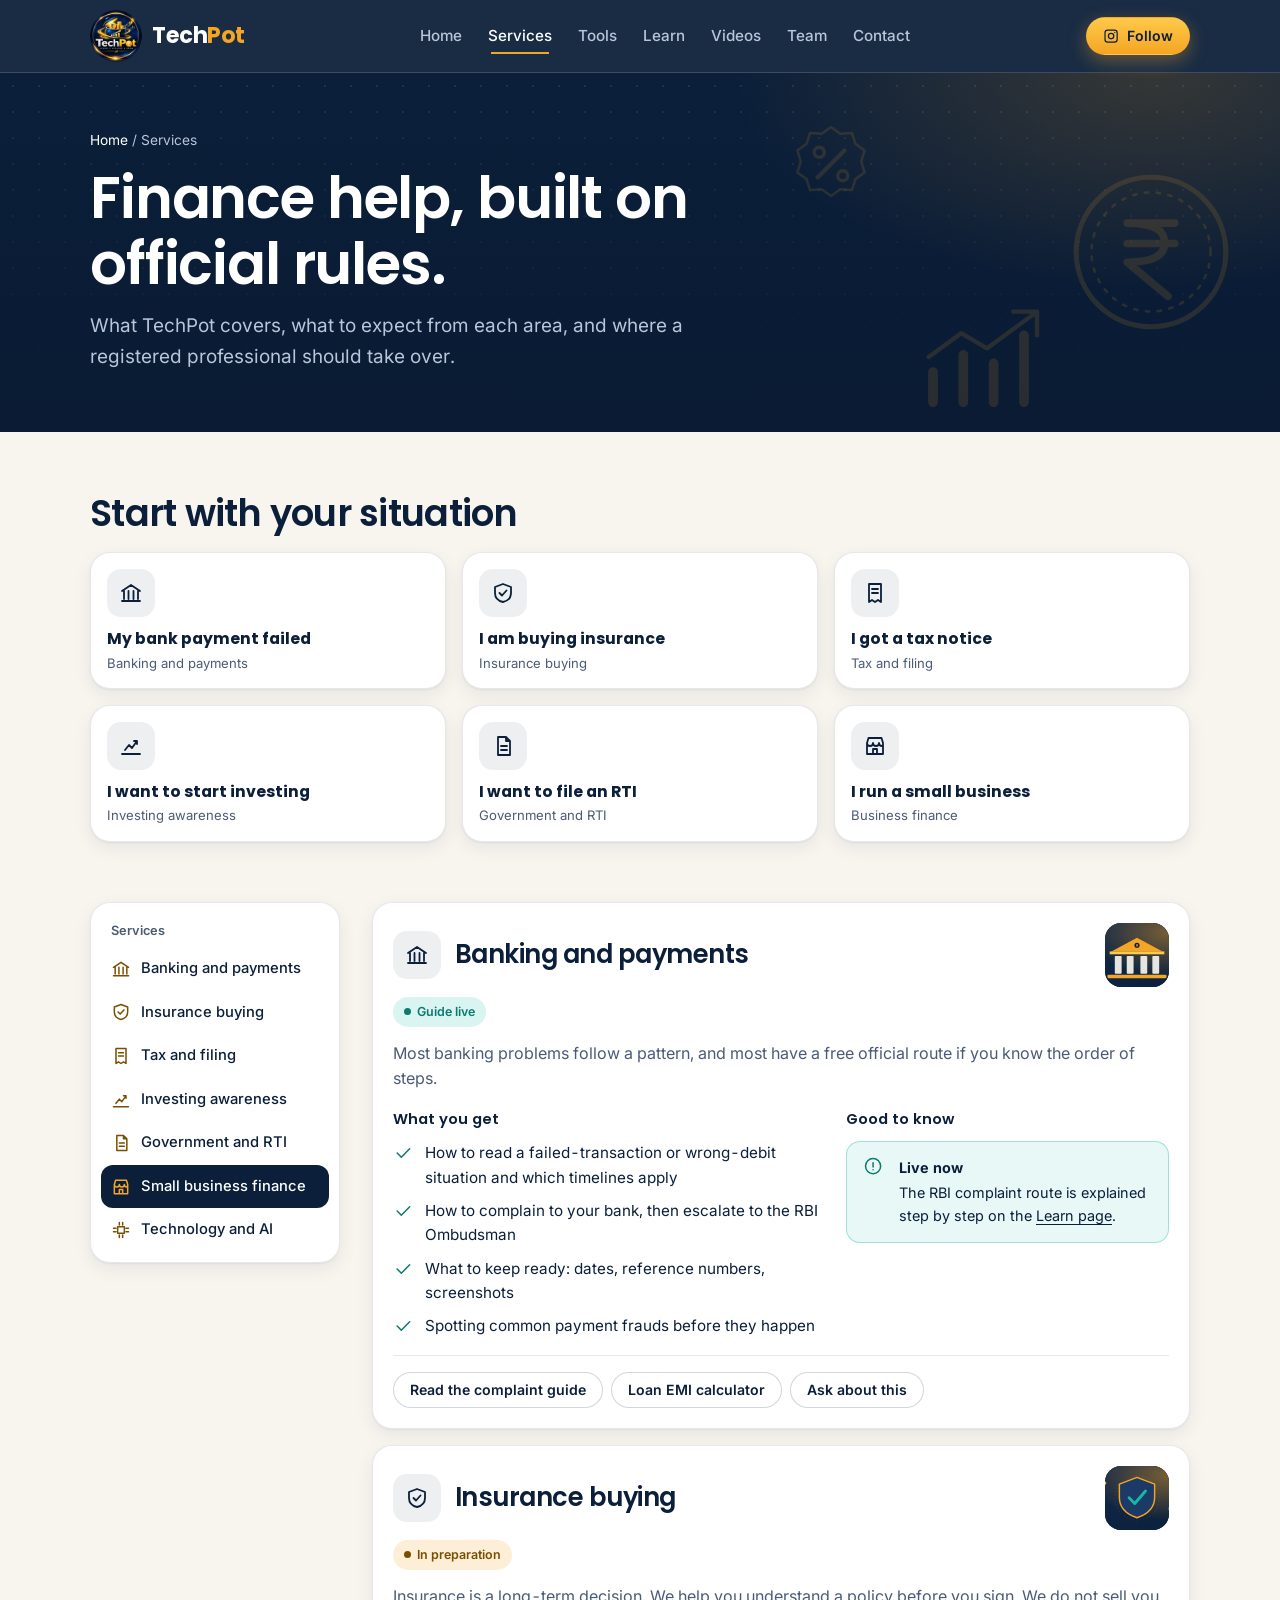
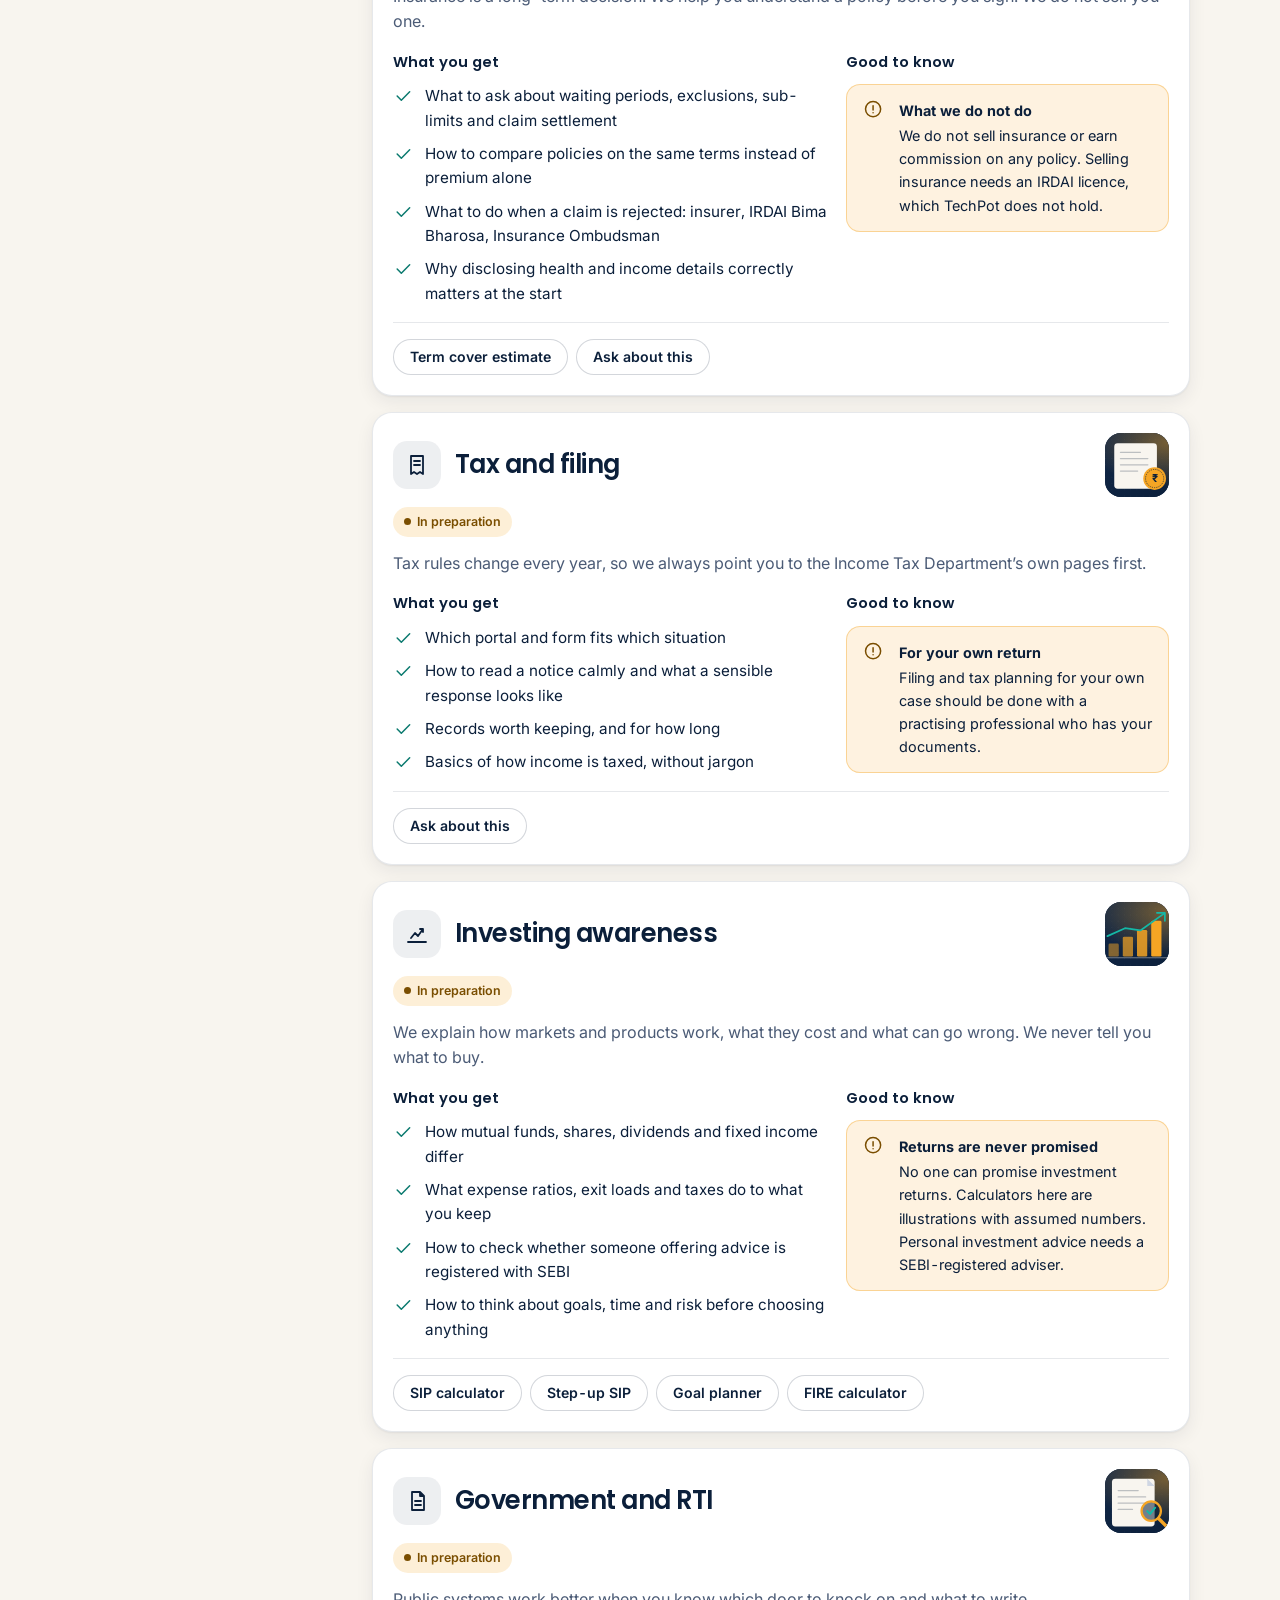
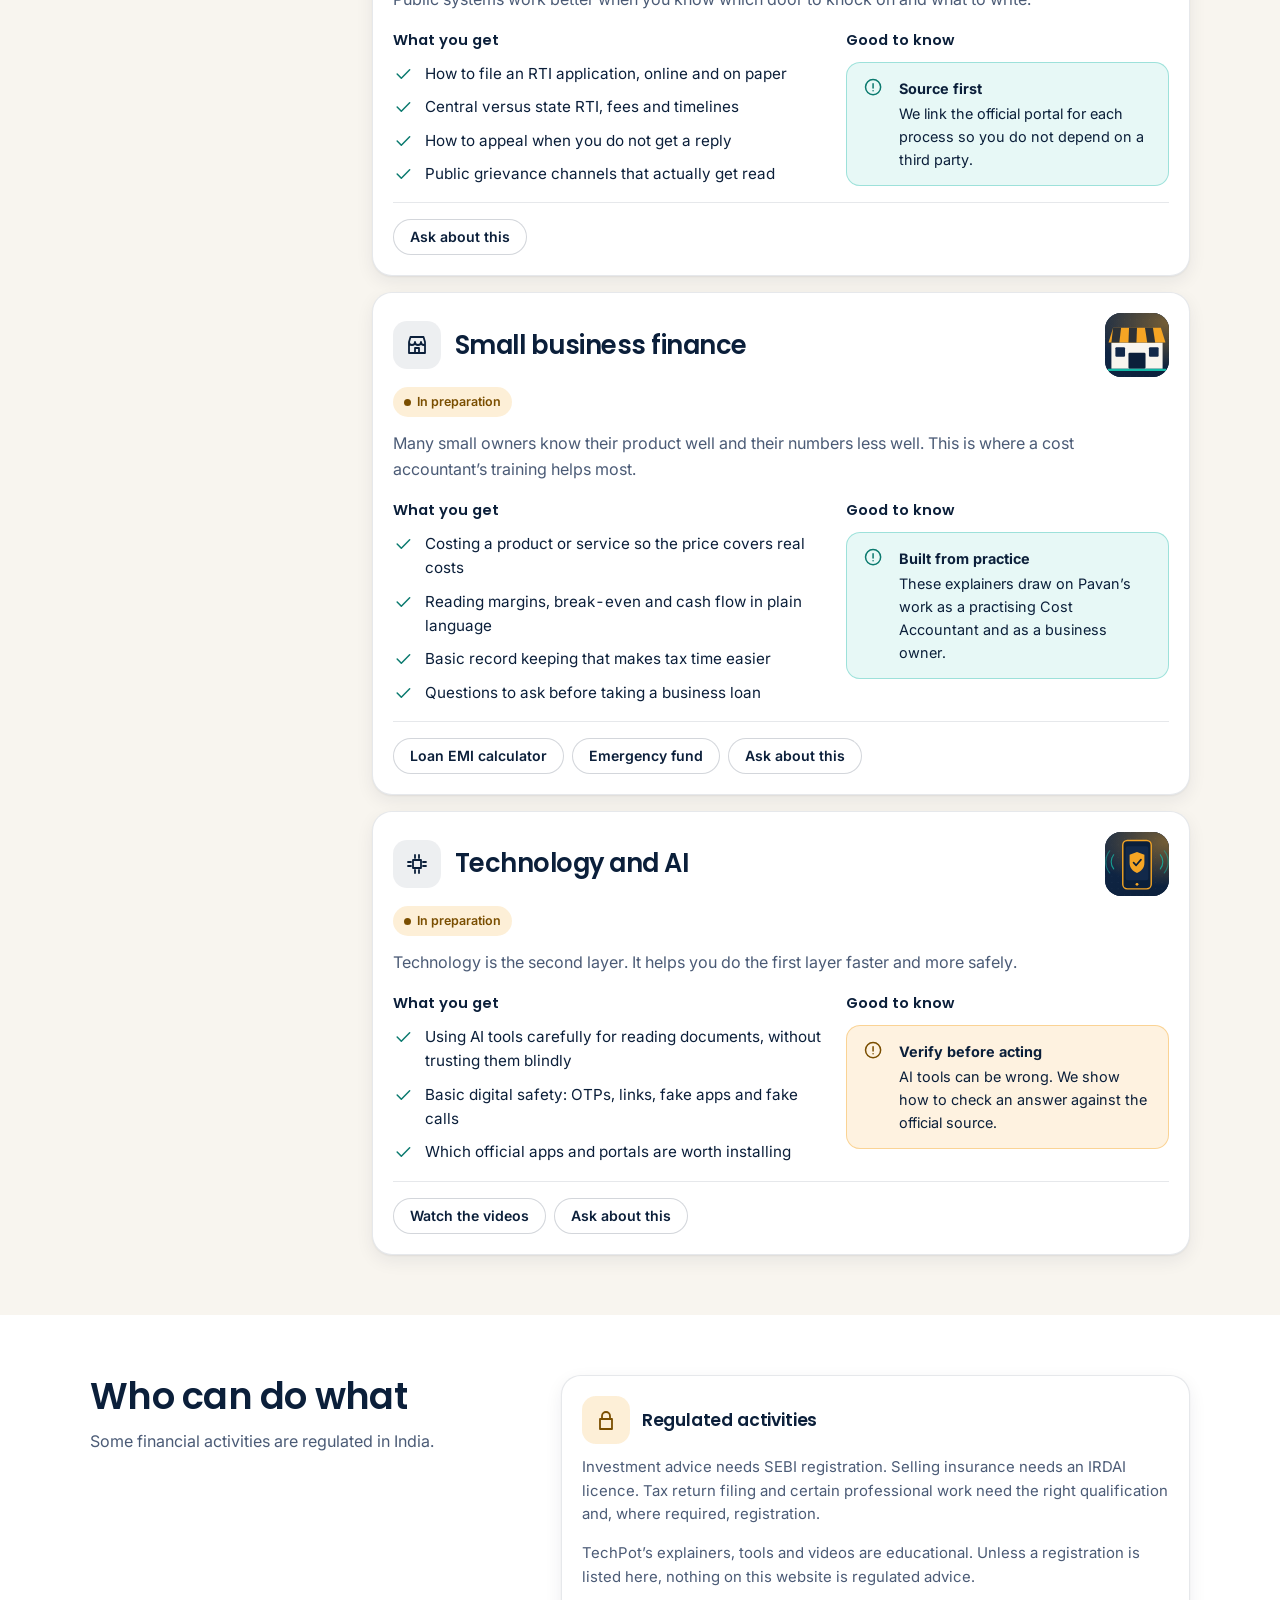
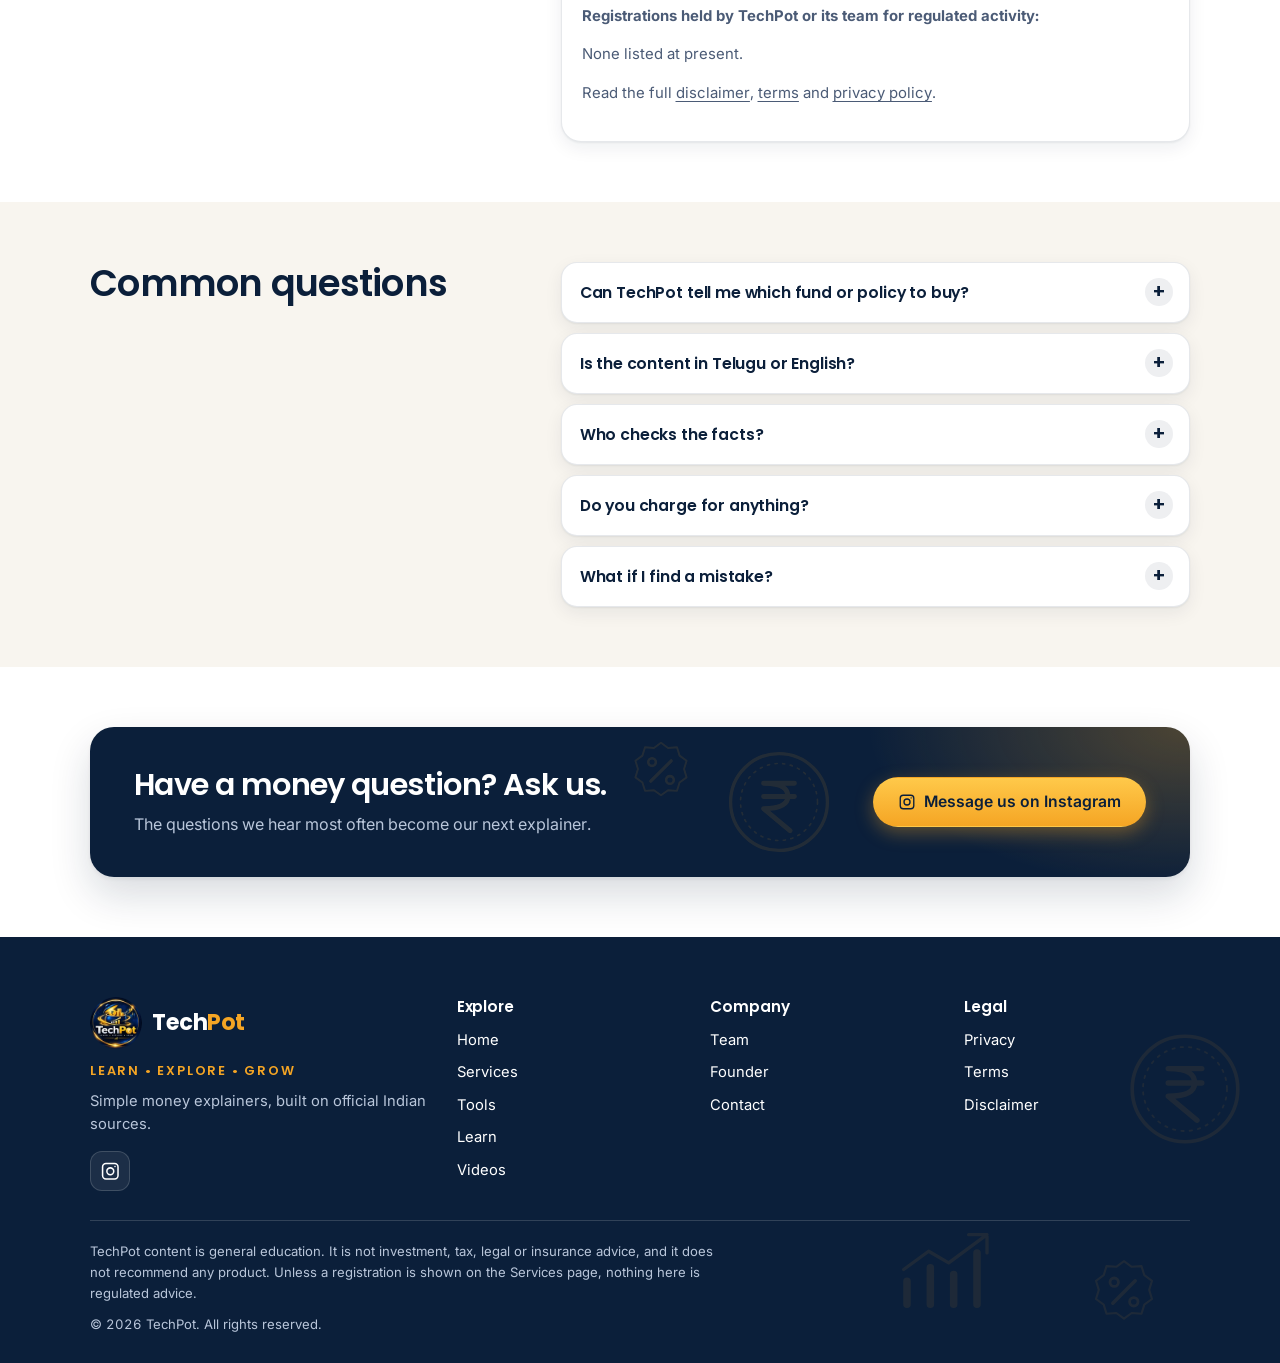
<file: services.html>
<!DOCTYPE html>
<html lang="en">
<head>
<meta charset="utf-8">
<meta name="viewport" content="width=device-width, initial-scale=1, viewport-fit=cover">
<title>Banking, Tax and Insurance Guides | TechPot</title>
<meta name="description" content="Explore what TechPot covers: bank complaints, insurance buying, tax filing, investing awareness, RTI and small business finance, all explained from official sources.">
<meta name="theme-color" content="#0B1F3A">
<script>document.documentElement.className+=" js"</script>

<meta property="og:title" content="Banking, Tax and Insurance Guides | TechPot">
<meta property="og:description" content="Explore what TechPot covers: bank complaints, insurance buying, tax filing, investing awareness, RTI and small business finance, all explained from official sources.">
<meta property="og:type" content="website">
<meta property="og:site_name" content="TechPot">
<meta property="og:url" content="https://techpot.in/services.html">
<meta property="og:image" content="https://techpot.in/assets/img/og.png">
<meta name="twitter:card" content="summary_large_image">
<meta name="twitter:title" content="Banking, Tax and Insurance Guides | TechPot">
<meta name="twitter:description" content="Explore what TechPot covers: bank complaints, insurance buying, tax filing, investing awareness, RTI and small business finance, all explained from official sources.">
<link rel="canonical" href="https://techpot.in/services.html">
<link rel="icon" type="image/png" sizes="32x32" href="assets/img/favicon-32.png">
<link rel="icon" type="image/png" sizes="192x192" href="assets/img/favicon-192.png">
<link rel="apple-touch-icon" href="assets/img/apple-touch-icon.png">
<link rel="preload" href="assets/fonts/poppins-latin-600-normal.woff2" as="font" type="font/woff2" crossorigin>
<link rel="preload" href="assets/fonts/inter-latin-wght-normal.woff2" as="font" type="font/woff2" crossorigin>
<link rel="stylesheet" href="style.css">

</head>
<body>
<svg width="0" height="0" style="position:absolute" aria-hidden="true"><defs><symbol id="i-home" viewBox="0 0 24 24"><path d="M3 11l9-8 9 8M5 10v10h5v-6h4v6h5V10"/></symbol><symbol id="i-bank" viewBox="0 0 24 24"><path d="M3 10l9-6 9 6M5 10v8M9.5 10v8M14.5 10v8M19 10v8M3 20h18"/></symbol><symbol id="i-shield" viewBox="0 0 24 24"><path d="M12 3l8 3v6c0 5-3.5 8-8 9-4.5-1-8-4-8-9V6zM8.5 12l2.5 2.5 4.5-5"/></symbol><symbol id="i-receipt" viewBox="0 0 24 24"><path d="M6 3h12v18l-3-2-3 2-3-2-3 2zM9 8h6M9 12h6"/></symbol><symbol id="i-chart" viewBox="0 0 24 24"><path d="M3 20h18M6 16l4-5 3 3 5-7M15 7h3v3"/></symbol><symbol id="i-doc" viewBox="0 0 24 24"><path d="M7 3h8l4 4v14H7zM15 3v4h4M10 12h6M10 16h6"/></symbol><symbol id="i-store" viewBox="0 0 24 24"><path d="M4 9l1.5-5h13L20 9M4 9v11h16V9M4 9c0 1.7 1.3 3 3 3s3-1.3 3-3c0 1.7 1.3 3 3 3s3-1.3 3-3c0 1.7 1.3 3 3 3M10 20v-5h4v5"/></symbol><symbol id="i-chip" viewBox="0 0 24 24"><path d="M8 8h8v8H8zM10 3v3M14 3v3M10 18v3M14 18v3M3 10h3M3 14h3M18 10h3M18 14h3"/></symbol><symbol id="i-check" viewBox="0 0 24 24"><path d="M5 12l5 5L20 7"/></symbol><symbol id="i-arrow" viewBox="0 0 24 24"><path d="M5 12h14M13 6l6 6-6 6"/></symbol><symbol id="i-calc" viewBox="0 0 24 24"><path d="M6 3h12v18H6zM9 7h6M9 12h.01M12 12h.01M15 12h.01M9 16h.01M12 16h.01M15 16h.01"/></symbol><symbol id="i-rupee" viewBox="0 0 24 24"><path d="M7 5h10M7 9h10M7 5c5 0 7 2 7 4s-2 4-7 4l7 6"/></symbol><symbol id="i-award" viewBox="0 0 24 24"><path d="M12 14a5 5 0 100-10 5 5 0 000 10zM8.5 13.5L7 21l5-3 5 3-1.5-7.5"/></symbol><symbol id="i-pin" viewBox="0 0 24 24"><path d="M12 21s7-6 7-11a7 7 0 10-14 0c0 5 7 11 7 11zM12 12a2 2 0 100-4 2 2 0 000 4z"/></symbol><symbol id="i-lock" viewBox="0 0 24 24"><path d="M6 11h12v10H6zM8 11V8a4 4 0 018 0v3"/></symbol><symbol id="i-search" viewBox="0 0 24 24"><path d="M11 18a7 7 0 100-14 7 7 0 000 14zM21 21l-5-5"/></symbol><symbol id="i-users" viewBox="0 0 24 24"><path d="M9 11a3.5 3.5 0 100-7 3.5 3.5 0 000 7zM2.5 20c0-3.5 3-6 6.5-6s6.5 2.5 6.5 6M16 4.5a3.5 3.5 0 010 6.5M18 14.5c2 .7 3.5 2.5 3.5 5.5"/></symbol><symbol id="i-grid" viewBox="0 0 24 24"><path d="M4 4h7v7H4zM13 4h7v7h-7zM4 13h7v7H4zM13 13h7v7h-7z"/></symbol><symbol id="i-book" viewBox="0 0 24 24"><path d="M4 5a2 2 0 012-2h13v16H6a2 2 0 00-2 2zM4 19V5M8 7h7"/></symbol><symbol id="i-user" viewBox="0 0 24 24"><path d="M12 12a4 4 0 100-8 4 4 0 000 8zM4 21c0-4 3.5-7 8-7s8 3 8 7"/></symbol><symbol id="i-insta" viewBox="0 0 24 24"><path d="M7 3h10a4 4 0 014 4v10a4 4 0 01-4 4H7a4 4 0 01-4-4V7a4 4 0 014-4zM12 16a4 4 0 100-8 4 4 0 000 8zM17.5 6.5h.01"/></symbol><symbol id="i-mail" viewBox="0 0 24 24"><path d="M3 6h18v12H3zM3 7l9 6 9-6"/></symbol><symbol id="i-zoom" viewBox="0 0 24 24"><path d="M11 18a7 7 0 100-14 7 7 0 000 14zM21 21l-5-5M11 8v6M8 11h6"/></symbol><symbol id="i-info" viewBox="0 0 24 24"><path d="M12 21a9 9 0 100-18 9 9 0 000 18zM12 8v5M12 16.5h.01"/></symbol><symbol id="i-clock" viewBox="0 0 24 24"><path d="M12 21a9 9 0 100-18 9 9 0 000 18zM12 7v5l3 2"/></symbol><symbol id="i-briefcase" viewBox="0 0 24 24"><path d="M4 8h16v12H4zM9 8V5h6v3M4 13h16"/></symbol><symbol id="i-phone" viewBox="0 0 24 24"><path d="M8 3h8a1 1 0 011 1v16a1 1 0 01-1 1H8a1 1 0 01-1-1V4a1 1 0 011-1zM11 18h2"/></symbol><symbol id="i-wallet" viewBox="0 0 24 24"><path d="M3 7h15a3 3 0 013 3v8a2 2 0 01-2 2H5a2 2 0 01-2-2zM3 7V6a2 2 0 012-2h11M16 14h2"/></symbol><symbol id="i-menu" viewBox="0 0 24 24"><path d="M4 7h16M4 12h16M4 17h16"/></symbol><symbol id="i-close" viewBox="0 0 24 24"><path d="M6 6l12 12M18 6L6 18"/></symbol><symbol id="i-video" viewBox="0 0 24 24"><path d="M3 6h12v12H3zM15 10l6-3v10l-6-3"/></symbol><symbol id="i-chat" viewBox="0 0 24 24"><path d="M4 5h16v11H9l-5 4z"/></symbol><symbol id="i-flame" viewBox="0 0 24 24"><path d="M12 3c1 4 5 5 5 10a5 5 0 01-10 0c0-2 1-3 2-4 0 2 1 3 2 3 0-3-1-5 1-9z"/></symbol><symbol id="i-target" viewBox="0 0 24 24"><path d="M12 21a9 9 0 100-18 9 9 0 000 18zM12 16a4 4 0 100-8 4 4 0 000 8zM12 12h.01"/></symbol><symbol id="i-stairs" viewBox="0 0 24 24"><path d="M3 20h5v-5h5v-5h5V5h3"/></symbol><symbol id="i-heart" viewBox="0 0 24 24"><path d="M12 20s-7-4.5-7-10a4 4 0 017-2.5A4 4 0 0119 10c0 5.5-7 10-7 10z"/></symbol><symbol id="i-plus" viewBox="0 0 24 24"><path d="M12 5v14M5 12h14"/></symbol><symbol id="i-scale" viewBox="0 0 24 24"><path d="M12 4v16M6 20h12M5 7h14M5 7l-2.5 6a3 3 0 005 0zM19 7l-2.5 6a3 3 0 005 0z"/></symbol><symbol id="i-eye" viewBox="0 0 24 24"><path d="M2 12s4-7 10-7 10 7 10 7-4 7-10 7S2 12 2 12zM12 15a3 3 0 100-6 3 3 0 000 6z"/></symbol></defs></svg>
<a class="skip" href="#main">Skip to content</a>
<header class="header"><div class="wrap header__bar"><a class="logo" href="index.html" aria-label="TechPot home"><img src="assets/img/logo-round-md.webp" width="52" height="52" alt=""><span>Tech<span class="logo__pot">Pot</span></span></a><nav class="nav" aria-label="Main"><a class="nav__link" href="index.html">Home</a><a class="nav__link" href="services.html" aria-current="page">Services</a><a class="nav__link" href="tools.html">Tools</a><a class="nav__link" href="learn.html">Learn</a><a class="nav__link" href="videos.html">Videos</a><a class="nav__link" href="team.html">Team</a><a class="nav__link" href="contact.html">Contact</a></nav><div class="header__actions"><a class="btn btn--gold btn--small" href="https://instagram.com/techpot.in" target="_blank" rel="noopener"><svg class="ic " aria-hidden="true"><use href="#i-insta"/></svg> Follow</a><button class="menu-btn" type="button" aria-expanded="false" aria-controls="mobile-menu" aria-label="Open menu"><svg class="ic ic--open" aria-hidden="true"><use href="#i-menu"/></svg><svg class="ic ic--close" aria-hidden="true"><use href="#i-close"/></svg></button></div></div></header>
<div class="mmenu" id="mobile-menu" hidden><button class="mmenu__close" type="button" data-close-menu><svg class="ic " aria-hidden="true"><use href="#i-close"/></svg> Close menu</button><h2>Explore</h2><div class="mmenu__grid"><a href="index.html"><span class="tile"><svg class="ic " aria-hidden="true"><use href="#i-home"/></svg></span><span>Home<small>Start here</small></span><svg class="ic " aria-hidden="true"><use href="#i-arrow"/></svg></a><a href="services.html" aria-current="page"><span class="tile"><svg class="ic " aria-hidden="true"><use href="#i-bank"/></svg></span><span>Services<small>What we help with</small></span><svg class="ic " aria-hidden="true"><use href="#i-arrow"/></svg></a><a href="tools.html"><span class="tile"><svg class="ic " aria-hidden="true"><use href="#i-calc"/></svg></span><span>Tools<small>Nine calculators</small></span><svg class="ic " aria-hidden="true"><use href="#i-arrow"/></svg></a><a href="learn.html"><span class="tile"><svg class="ic " aria-hidden="true"><use href="#i-book"/></svg></span><span>Learn<small>Step-by-step guides</small></span><svg class="ic " aria-hidden="true"><use href="#i-arrow"/></svg></a><a href="videos.html"><span class="tile"><svg class="ic " aria-hidden="true"><use href="#i-video"/></svg></span><span>Videos<small>Latest Reels</small></span><svg class="ic " aria-hidden="true"><use href="#i-arrow"/></svg></a></div><h2>Company</h2><div class="mmenu__grid"><a href="team.html"><span class="tile"><svg class="ic " aria-hidden="true"><use href="#i-users"/></svg></span><span>Team<small>The people behind TechPot</small></span><svg class="ic " aria-hidden="true"><use href="#i-arrow"/></svg></a><a href="founder.html"><span class="tile"><svg class="ic " aria-hidden="true"><use href="#i-award"/></svg></span><span>Founder<small>Pavan Kumar Kesani</small></span><svg class="ic " aria-hidden="true"><use href="#i-arrow"/></svg></a><a href="contact.html"><span class="tile"><svg class="ic " aria-hidden="true"><use href="#i-chat"/></svg></span><span>Contact<small>Get in touch</small></span><svg class="ic " aria-hidden="true"><use href="#i-arrow"/></svg></a></div></div>
<main id="main">
<section class="intro"><div class="wrap"><p class="crumb"><a href="index.html">Home</a> / Services</p><h1>Finance help, built on official rules.</h1><p class="lead">What TechPot covers, what to expect from each area, and where a registered professional should take over.</p></div></section>
<section class="block" style="padding-bottom:0"><div class="wrap"><div class="head" style="margin-bottom:18px"><h2>Start with your situation</h2></div><div class="situ"><a class="card" href="#banking"><span class="tile"><svg class="ic " aria-hidden="true"><use href="#i-bank"/></svg></span><div><b>My bank payment failed</b><small>Banking and payments</small></div></a><a class="card" href="#insurance"><span class="tile"><svg class="ic " aria-hidden="true"><use href="#i-shield"/></svg></span><div><b>I am buying insurance</b><small>Insurance buying</small></div></a><a class="card" href="#tax"><span class="tile"><svg class="ic " aria-hidden="true"><use href="#i-receipt"/></svg></span><div><b>I got a tax notice</b><small>Tax and filing</small></div></a><a class="card" href="#investing"><span class="tile"><svg class="ic " aria-hidden="true"><use href="#i-chart"/></svg></span><div><b>I want to start investing</b><small>Investing awareness</small></div></a><a class="card" href="#rti"><span class="tile"><svg class="ic " aria-hidden="true"><use href="#i-doc"/></svg></span><div><b>I want to file an RTI</b><small>Government and RTI</small></div></a><a class="card" href="#business"><span class="tile"><svg class="ic " aria-hidden="true"><use href="#i-store"/></svg></span><div><b>I run a small business</b><small>Business finance</small></div></a></div></div></section>
<section class="block"><div class="wrap sx"><aside class="sx__nav" aria-label="Services"><b>Services</b><a href="#banking"><svg class="ic " aria-hidden="true"><use href="#i-bank"/></svg>Banking and payments</a><a href="#insurance"><svg class="ic " aria-hidden="true"><use href="#i-shield"/></svg>Insurance buying</a><a href="#tax"><svg class="ic " aria-hidden="true"><use href="#i-receipt"/></svg>Tax and filing</a><a href="#investing"><svg class="ic " aria-hidden="true"><use href="#i-chart"/></svg>Investing awareness</a><a href="#rti"><svg class="ic " aria-hidden="true"><use href="#i-doc"/></svg>Government and RTI</a><a href="#business"><svg class="ic " aria-hidden="true"><use href="#i-store"/></svg>Small business finance</a><a href="#tech"><svg class="ic " aria-hidden="true"><use href="#i-chip"/></svg> Technology and AI</a></aside><div class="sx__list"><article class="card sec" id="banking"><div class="sec__head"><span class="tile"><svg class="ic " aria-hidden="true"><use href="#i-bank"/></svg></span><h2>Banking and payments</h2><span class="sec__thumb"><svg viewBox="0 0 400 225" preserveAspectRatio="xMidYMid slice" role="img" aria-label="" xmlns="http://www.w3.org/2000/svg"><defs><linearGradient id="g-bank" x1="0" y1="0" x2="1" y2="1"><stop offset="0" stop-color="#12294A"/><stop offset="1" stop-color="#0B1F3A"/></linearGradient><radialGradient id="r-bank" cx=".78" cy=".15" r=".7"><stop offset="0" stop-color="#F5A524" stop-opacity=".45"/><stop offset="1" stop-color="#F5A524" stop-opacity="0"/></radialGradient><pattern id="d-bank" width="22" height="22" patternUnits="userSpaceOnUse"><circle cx="2" cy="2" r="1.2" fill="#F8F5EF" fill-opacity=".12"/></pattern></defs><rect width="400" height="225" fill="url(#g-bank)"/><rect width="400" height="225" fill="url(#d-bank)"/><rect width="400" height="225" fill="url(#r-bank)"/><path d="M110 100 L200 52 L290 100 Z" fill="#F5A524"/><rect x="104" y="100" width="192" height="10" fill="#FFC94A"/><g fill="#F8F5EF" fill-opacity=".92"><rect x="122" y="116" width="24" height="62" rx="3"/><rect x="164" y="116" width="24" height="62" rx="3"/><rect x="212" y="116" width="24" height="62" rx="3"/><rect x="254" y="116" width="24" height="62" rx="3"/></g><rect x="96" y="182" width="208" height="12" rx="4" fill="#F5A524"/><circle cx="200" cy="78" r="9" fill="#0B1F3A"/><text x="200" y="83" font-size="13" font-weight="700" text-anchor="middle" fill="#F5A524" font-family="Inter,sans-serif">&#8377;</text></svg></span></div>
<div style="margin-top:10px"><span class="pill pill--live">Guide live</span></div><p class="sec__lead">Most banking problems follow a pattern, and most have a free official route if you know the order of steps.</p>
<div class="sec__cols"><div><p class="sec__sub">What you get</p><ul class="ticks"><li><svg class="ic " aria-hidden="true"><use href="#i-check"/></svg><span>How to read a failed-transaction or wrong-debit situation and which timelines apply</span></li><li><svg class="ic " aria-hidden="true"><use href="#i-check"/></svg><span>How to complain to your bank, then escalate to the RBI Ombudsman</span></li><li><svg class="ic " aria-hidden="true"><use href="#i-check"/></svg><span>What to keep ready: dates, reference numbers, screenshots</span></li><li><svg class="ic " aria-hidden="true"><use href="#i-check"/></svg><span>Spotting common payment frauds before they happen</span></li></ul></div>
<div><p class="sec__sub">Good to know</p><div class="note note--teal"><svg class="ic " aria-hidden="true"><use href="#i-info"/></svg><div><b>Live now</b>The RBI complaint route is explained step by step on the <a href="learn.html"><u>Learn page</u></a>.</div></div></div></div>
<div class="sec__links"><a class="btn btn--ghost btn--small" href="learn.html">Read the complaint guide</a><a class="btn btn--ghost btn--small" href="tools.html#emi">Loan EMI calculator</a><a class="btn btn--ghost btn--small" href="contact.html">Ask about this</a></div></article><article class="card sec" id="insurance"><div class="sec__head"><span class="tile"><svg class="ic " aria-hidden="true"><use href="#i-shield"/></svg></span><h2>Insurance buying</h2><span class="sec__thumb"><svg viewBox="0 0 400 225" preserveAspectRatio="xMidYMid slice" role="img" aria-label="" xmlns="http://www.w3.org/2000/svg"><defs><linearGradient id="g-insurance" x1="0" y1="0" x2="1" y2="1"><stop offset="0" stop-color="#12294A"/><stop offset="1" stop-color="#0B1F3A"/></linearGradient><radialGradient id="r-insurance" cx=".78" cy=".15" r=".7"><stop offset="0" stop-color="#F5A524" stop-opacity=".45"/><stop offset="1" stop-color="#F5A524" stop-opacity="0"/></radialGradient><pattern id="d-insurance" width="22" height="22" patternUnits="userSpaceOnUse"><circle cx="2" cy="2" r="1.2" fill="#F8F5EF" fill-opacity=".12"/></pattern></defs><rect width="400" height="225" fill="url(#g-insurance)"/><rect width="400" height="225" fill="url(#d-insurance)"/><rect width="400" height="225" fill="url(#r-insurance)"/><circle cx="200" cy="112" r="78" fill="none" stroke="#F5A524" stroke-opacity=".35" stroke-dasharray="3 9" stroke-width="2"/><path d="M200 40 L262 64 V110 C262 148 236 170 200 182 C164 170 138 148 138 110 V64 Z" fill="#1B3A66" stroke="#F5A524" stroke-width="5" stroke-linejoin="round"/><path d="M172 112 L192 132 L230 88" fill="none" stroke="#14B8A6" stroke-width="10" stroke-linecap="round" stroke-linejoin="round"/><circle cx="86" cy="60" r="6" fill="#FFC94A"/><circle cx="318" cy="150" r="8" fill="#14B8A6" fill-opacity=".8"/></svg></span></div>
<div style="margin-top:10px"><span class="pill">In preparation</span></div><p class="sec__lead">Insurance is a long-term decision. We help you understand a policy before you sign. We do not sell you one.</p>
<div class="sec__cols"><div><p class="sec__sub">What you get</p><ul class="ticks"><li><svg class="ic " aria-hidden="true"><use href="#i-check"/></svg><span>What to ask about waiting periods, exclusions, sub-limits and claim settlement</span></li><li><svg class="ic " aria-hidden="true"><use href="#i-check"/></svg><span>How to compare policies on the same terms instead of premium alone</span></li><li><svg class="ic " aria-hidden="true"><use href="#i-check"/></svg><span>What to do when a claim is rejected: insurer, IRDAI Bima Bharosa, Insurance Ombudsman</span></li><li><svg class="ic " aria-hidden="true"><use href="#i-check"/></svg><span>Why disclosing health and income details correctly matters at the start</span></li></ul></div>
<div><p class="sec__sub">Good to know</p><div class="note"><svg class="ic " aria-hidden="true"><use href="#i-info"/></svg><div><b>What we do not do</b>We do not sell insurance or earn commission on any policy. Selling insurance needs an IRDAI licence, which TechPot does not hold.</div></div></div></div>
<div class="sec__links"><a class="btn btn--ghost btn--small" href="tools.html#term">Term cover estimate</a><a class="btn btn--ghost btn--small" href="contact.html">Ask about this</a></div></article><article class="card sec" id="tax"><div class="sec__head"><span class="tile"><svg class="ic " aria-hidden="true"><use href="#i-receipt"/></svg></span><h2>Tax and filing</h2><span class="sec__thumb"><svg viewBox="0 0 400 225" preserveAspectRatio="xMidYMid slice" role="img" aria-label="" xmlns="http://www.w3.org/2000/svg"><defs><linearGradient id="g-tax" x1="0" y1="0" x2="1" y2="1"><stop offset="0" stop-color="#12294A"/><stop offset="1" stop-color="#0B1F3A"/></linearGradient><radialGradient id="r-tax" cx=".78" cy=".15" r=".7"><stop offset="0" stop-color="#F5A524" stop-opacity=".45"/><stop offset="1" stop-color="#F5A524" stop-opacity="0"/></radialGradient><pattern id="d-tax" width="22" height="22" patternUnits="userSpaceOnUse"><circle cx="2" cy="2" r="1.2" fill="#F8F5EF" fill-opacity=".12"/></pattern></defs><rect width="400" height="225" fill="url(#g-tax)"/><rect width="400" height="225" fill="url(#d-tax)"/><rect width="400" height="225" fill="url(#r-tax)"/><rect x="120" y="36" width="150" height="160" rx="12" fill="#F8F5EF"/><g stroke="#0B1F3A" stroke-opacity=".25" stroke-width="5" stroke-linecap="round"><path d="M142 68h70M142 90h96M142 112h96M142 134h60"/></g><circle cx="262" cy="160" r="40" fill="#F5A524"/><circle cx="262" cy="160" r="32" fill="none" stroke="#0B1F3A" stroke-width="2.5" stroke-dasharray="4 4"/><text x="262" y="173" font-size="38" font-weight="700" text-anchor="middle" fill="#0B1F3A" font-family="Inter,sans-serif">&#8377;</text></svg></span></div>
<div style="margin-top:10px"><span class="pill">In preparation</span></div><p class="sec__lead">Tax rules change every year, so we always point you to the Income Tax Department&rsquo;s own pages first.</p>
<div class="sec__cols"><div><p class="sec__sub">What you get</p><ul class="ticks"><li><svg class="ic " aria-hidden="true"><use href="#i-check"/></svg><span>Which portal and form fits which situation</span></li><li><svg class="ic " aria-hidden="true"><use href="#i-check"/></svg><span>How to read a notice calmly and what a sensible response looks like</span></li><li><svg class="ic " aria-hidden="true"><use href="#i-check"/></svg><span>Records worth keeping, and for how long</span></li><li><svg class="ic " aria-hidden="true"><use href="#i-check"/></svg><span>Basics of how income is taxed, without jargon</span></li></ul></div>
<div><p class="sec__sub">Good to know</p><div class="note"><svg class="ic " aria-hidden="true"><use href="#i-info"/></svg><div><b>For your own return</b>Filing and tax planning for your own case should be done with a practising professional who has your documents.</div></div></div></div>
<div class="sec__links"><a class="btn btn--ghost btn--small" href="contact.html">Ask about this</a></div></article><article class="card sec" id="investing"><div class="sec__head"><span class="tile"><svg class="ic " aria-hidden="true"><use href="#i-chart"/></svg></span><h2>Investing awareness</h2><span class="sec__thumb"><svg viewBox="0 0 400 225" preserveAspectRatio="xMidYMid slice" role="img" aria-label="" xmlns="http://www.w3.org/2000/svg"><defs><linearGradient id="g-invest" x1="0" y1="0" x2="1" y2="1"><stop offset="0" stop-color="#12294A"/><stop offset="1" stop-color="#0B1F3A"/></linearGradient><radialGradient id="r-invest" cx=".78" cy=".15" r=".7"><stop offset="0" stop-color="#F5A524" stop-opacity=".45"/><stop offset="1" stop-color="#F5A524" stop-opacity="0"/></radialGradient><pattern id="d-invest" width="22" height="22" patternUnits="userSpaceOnUse"><circle cx="2" cy="2" r="1.2" fill="#F8F5EF" fill-opacity=".12"/></pattern></defs><rect width="400" height="225" fill="url(#g-invest)"/><rect width="400" height="225" fill="url(#d-invest)"/><rect width="400" height="225" fill="url(#r-invest)"/><g fill="#F5A524"><rect x="100" y="146" width="36" height="46" rx="5" fill-opacity=".5"/><rect x="150" y="122" width="36" height="70" rx="5" fill-opacity=".7"/><rect x="200" y="98" width="36" height="94" rx="5" fill-opacity=".85"/><rect x="250" y="66" width="36" height="126" rx="5"/></g><path d="M96 120 L158 92 L212 100 L296 40" fill="none" stroke="#14B8A6" stroke-width="6" stroke-linecap="round" stroke-linejoin="round"/><path d="M270 38 L298 38 L298 66" fill="none" stroke="#14B8A6" stroke-width="6" stroke-linecap="round" stroke-linejoin="round"/><path d="M84 196 H316" stroke="#F8F5EF" stroke-opacity=".5" stroke-width="3" stroke-linecap="round"/></svg></span></div>
<div style="margin-top:10px"><span class="pill">In preparation</span></div><p class="sec__lead">We explain how markets and products work, what they cost and what can go wrong. We never tell you what to buy.</p>
<div class="sec__cols"><div><p class="sec__sub">What you get</p><ul class="ticks"><li><svg class="ic " aria-hidden="true"><use href="#i-check"/></svg><span>How mutual funds, shares, dividends and fixed income differ</span></li><li><svg class="ic " aria-hidden="true"><use href="#i-check"/></svg><span>What expense ratios, exit loads and taxes do to what you keep</span></li><li><svg class="ic " aria-hidden="true"><use href="#i-check"/></svg><span>How to check whether someone offering advice is registered with SEBI</span></li><li><svg class="ic " aria-hidden="true"><use href="#i-check"/></svg><span>How to think about goals, time and risk before choosing anything</span></li></ul></div>
<div><p class="sec__sub">Good to know</p><div class="note"><svg class="ic " aria-hidden="true"><use href="#i-info"/></svg><div><b>Returns are never promised</b>No one can promise investment returns. Calculators here are illustrations with assumed numbers. Personal investment advice needs a SEBI-registered adviser.</div></div></div></div>
<div class="sec__links"><a class="btn btn--ghost btn--small" href="tools.html#sip">SIP calculator</a><a class="btn btn--ghost btn--small" href="tools.html#stepup">Step-up SIP</a><a class="btn btn--ghost btn--small" href="tools.html#goal">Goal planner</a><a class="btn btn--ghost btn--small" href="tools.html#fire">FIRE calculator</a></div></article><article class="card sec" id="rti"><div class="sec__head"><span class="tile"><svg class="ic " aria-hidden="true"><use href="#i-doc"/></svg></span><h2>Government and RTI</h2><span class="sec__thumb"><svg viewBox="0 0 400 225" preserveAspectRatio="xMidYMid slice" role="img" aria-label="" xmlns="http://www.w3.org/2000/svg"><defs><linearGradient id="g-rti" x1="0" y1="0" x2="1" y2="1"><stop offset="0" stop-color="#12294A"/><stop offset="1" stop-color="#0B1F3A"/></linearGradient><radialGradient id="r-rti" cx=".78" cy=".15" r=".7"><stop offset="0" stop-color="#F5A524" stop-opacity=".45"/><stop offset="1" stop-color="#F5A524" stop-opacity="0"/></radialGradient><pattern id="d-rti" width="22" height="22" patternUnits="userSpaceOnUse"><circle cx="2" cy="2" r="1.2" fill="#F8F5EF" fill-opacity=".12"/></pattern></defs><rect width="400" height="225" fill="url(#g-rti)"/><rect width="400" height="225" fill="url(#d-rti)"/><rect width="400" height="225" fill="url(#r-rti)"/><rect x="112" y="34" width="150" height="168" rx="12" fill="#F8F5EF"/><path d="M236 34 L262 60 H236 Z" fill="#cfd6e3"/><g stroke="#0B1F3A" stroke-opacity=".25" stroke-width="5" stroke-linecap="round"><path d="M134 76h70M134 98h96M134 120h96M134 142h50"/></g><circle cx="250" cy="148" r="34" fill="#0B1F3A" fill-opacity=".55" stroke="#F5A524" stroke-width="8"/><path d="M276 174 L312 210" stroke="#F5A524" stroke-width="12" stroke-linecap="round"/><path d="M236 148 l10 10 l18 -22" fill="none" stroke="#14B8A6" stroke-width="7" stroke-linecap="round" stroke-linejoin="round"/></svg></span></div>
<div style="margin-top:10px"><span class="pill">In preparation</span></div><p class="sec__lead">Public systems work better when you know which door to knock on and what to write.</p>
<div class="sec__cols"><div><p class="sec__sub">What you get</p><ul class="ticks"><li><svg class="ic " aria-hidden="true"><use href="#i-check"/></svg><span>How to file an RTI application, online and on paper</span></li><li><svg class="ic " aria-hidden="true"><use href="#i-check"/></svg><span>Central versus state RTI, fees and timelines</span></li><li><svg class="ic " aria-hidden="true"><use href="#i-check"/></svg><span>How to appeal when you do not get a reply</span></li><li><svg class="ic " aria-hidden="true"><use href="#i-check"/></svg><span>Public grievance channels that actually get read</span></li></ul></div>
<div><p class="sec__sub">Good to know</p><div class="note note--teal"><svg class="ic " aria-hidden="true"><use href="#i-info"/></svg><div><b>Source first</b>We link the official portal for each process so you do not depend on a third party.</div></div></div></div>
<div class="sec__links"><a class="btn btn--ghost btn--small" href="contact.html">Ask about this</a></div></article><article class="card sec" id="business"><div class="sec__head"><span class="tile"><svg class="ic " aria-hidden="true"><use href="#i-store"/></svg></span><h2>Small business finance</h2><span class="sec__thumb"><svg viewBox="0 0 400 225" preserveAspectRatio="xMidYMid slice" role="img" aria-label="" xmlns="http://www.w3.org/2000/svg"><defs><linearGradient id="g-business" x1="0" y1="0" x2="1" y2="1"><stop offset="0" stop-color="#12294A"/><stop offset="1" stop-color="#0B1F3A"/></linearGradient><radialGradient id="r-business" cx=".78" cy=".15" r=".7"><stop offset="0" stop-color="#F5A524" stop-opacity=".45"/><stop offset="1" stop-color="#F5A524" stop-opacity="0"/></radialGradient><pattern id="d-business" width="22" height="22" patternUnits="userSpaceOnUse"><circle cx="2" cy="2" r="1.2" fill="#F8F5EF" fill-opacity=".12"/></pattern></defs><rect width="400" height="225" fill="url(#g-business)"/><rect width="400" height="225" fill="url(#d-business)"/><rect width="400" height="225" fill="url(#r-business)"/><rect x="110" y="104" width="180" height="92" fill="#F8F5EF"/><rect x="170" y="140" width="60" height="56" rx="4" fill="#0B1F3A"/><rect x="124" y="120" width="34" height="34" rx="4" fill="#12294A"/><rect x="242" y="120" width="34" height="34" rx="4" fill="#12294A"/><path d="M100 104 L116 52 H284 L300 104 Z" fill="#F5A524"/><g fill="#0B1F3A" fill-opacity=".85"><path d="M116 52h28l-6 52h-28z"/><path d="M172 52h28l-2 52h-28z"/><path d="M228 52h28l8 52h-28z"/></g><rect x="96" y="196" width="208" height="8" rx="4" fill="#14B8A6"/></svg></span></div>
<div style="margin-top:10px"><span class="pill">In preparation</span></div><p class="sec__lead">Many small owners know their product well and their numbers less well. This is where a cost accountant&rsquo;s training helps most.</p>
<div class="sec__cols"><div><p class="sec__sub">What you get</p><ul class="ticks"><li><svg class="ic " aria-hidden="true"><use href="#i-check"/></svg><span>Costing a product or service so the price covers real costs</span></li><li><svg class="ic " aria-hidden="true"><use href="#i-check"/></svg><span>Reading margins, break-even and cash flow in plain language</span></li><li><svg class="ic " aria-hidden="true"><use href="#i-check"/></svg><span>Basic record keeping that makes tax time easier</span></li><li><svg class="ic " aria-hidden="true"><use href="#i-check"/></svg><span>Questions to ask before taking a business loan</span></li></ul></div>
<div><p class="sec__sub">Good to know</p><div class="note note--teal"><svg class="ic " aria-hidden="true"><use href="#i-info"/></svg><div><b>Built from practice</b>These explainers draw on Pavan&rsquo;s work as a practising Cost Accountant and as a business owner.</div></div></div></div>
<div class="sec__links"><a class="btn btn--ghost btn--small" href="tools.html#emi">Loan EMI calculator</a><a class="btn btn--ghost btn--small" href="tools.html#emergency">Emergency fund</a><a class="btn btn--ghost btn--small" href="contact.html">Ask about this</a></div></article><article class="card sec" id="tech"><div class="sec__head"><span class="tile"><svg class="ic " aria-hidden="true"><use href="#i-chip"/></svg></span><h2>Technology and AI</h2><span class="sec__thumb"><svg viewBox="0 0 400 225" preserveAspectRatio="xMidYMid slice" role="img" aria-label="" xmlns="http://www.w3.org/2000/svg"><defs><linearGradient id="g-tech" x1="0" y1="0" x2="1" y2="1"><stop offset="0" stop-color="#12294A"/><stop offset="1" stop-color="#0B1F3A"/></linearGradient><radialGradient id="r-tech" cx=".78" cy=".15" r=".7"><stop offset="0" stop-color="#F5A524" stop-opacity=".45"/><stop offset="1" stop-color="#F5A524" stop-opacity="0"/></radialGradient><pattern id="d-tech" width="22" height="22" patternUnits="userSpaceOnUse"><circle cx="2" cy="2" r="1.2" fill="#F8F5EF" fill-opacity=".12"/></pattern></defs><rect width="400" height="225" fill="url(#g-tech)"/><rect width="400" height="225" fill="url(#d-tech)"/><rect width="400" height="225" fill="url(#r-tech)"/><rect x="150" y="30" width="100" height="170" rx="16" fill="#0B1F3A" stroke="#F5A524" stroke-width="5"/><rect x="160" y="50" width="80" height="120" rx="8" fill="#12294A"/><path d="M200 70 L226 80 V108 C226 128 214 138 200 144 C186 138 174 128 174 108 V80 Z" fill="#F5A524"/><path d="M188 108 L197 117 L214 97" fill="none" stroke="#0B1F3A" stroke-width="6" stroke-linecap="round" stroke-linejoin="round"/><circle cx="200" cy="184" r="5" fill="#F5A524"/><g fill="none" stroke="#14B8A6" stroke-width="4" stroke-linecap="round" stroke-opacity=".8"><path d="M282 80a40 40 0 010 50"/><path d="M296 66a62 62 0 010 78" stroke-opacity=".5"/><path d="M118 80a40 40 0 000 50"/><path d="M104 66a62 62 0 000 78" stroke-opacity=".5"/></g></svg></span></div>
<div style="margin-top:10px"><span class="pill">In preparation</span></div><p class="sec__lead">Technology is the second layer. It helps you do the first layer faster and more safely.</p>
<div class="sec__cols"><div><p class="sec__sub">What you get</p><ul class="ticks"><li><svg class="ic " aria-hidden="true"><use href="#i-check"/></svg><span>Using AI tools carefully for reading documents, without trusting them blindly</span></li><li><svg class="ic " aria-hidden="true"><use href="#i-check"/></svg><span>Basic digital safety: OTPs, links, fake apps and fake calls</span></li><li><svg class="ic " aria-hidden="true"><use href="#i-check"/></svg><span>Which official apps and portals are worth installing</span></li></ul></div>
<div><p class="sec__sub">Good to know</p><div class="note"><svg class="ic " aria-hidden="true"><use href="#i-info"/></svg><div><b>Verify before acting</b>AI tools can be wrong. We show how to check an answer against the official source.</div></div></div></div>
<div class="sec__links"><a class="btn btn--ghost btn--small" href="videos.html">Watch the videos</a><a class="btn btn--ghost btn--small" href="contact.html">Ask about this</a></div></article></div></div></section>

<section class="block block--white"><div class="wrap split">
<div class="head" style="margin:0"><h2>Who can do what</h2><p class="muted">Some financial activities are regulated in India.</p></div>
<div class="card" style="padding:20px"><div class="svc__row"><span class="tile tile--gold"><svg class="ic " aria-hidden="true"><use href="#i-lock"/></svg></span><h3>Regulated activities</h3></div>
<p class="regnote" style="margin-top:12px">Investment advice needs SEBI registration. Selling insurance needs an IRDAI licence. Tax return filing and certain professional work need the right qualification and, where required, registration.</p>
<p class="regnote">TechPot&rsquo;s explainers, tools and videos are educational. Unless a registration is listed here, nothing on this website is regulated advice.</p>
<p class="regnote" id="registrations"><strong>Registrations held by TechPot or its team for regulated activity:</strong></p>
<ul class="regnote" data-registrations hidden></ul><p class="regnote" data-no-regs>None listed at present.</p>
<p class="regnote">Read the full <a href="disclaimer.html"><u>disclaimer</u></a>, <a href="terms.html"><u>terms</u></a> and <a href="privacy.html"><u>privacy policy</u></a>.</p></div></div></section>

<section class="block"><div class="wrap split">
<div class="head" style="margin:0"><h2>Common questions</h2></div>
<div class="faq">
<details name="faq"><summary>Can TechPot tell me which fund or policy to buy?</summary><p>No. We explain how products work and what to compare. Choosing a specific product for you is personal advice, which needs a registered adviser or licensed insurance professional.</p></details>
<details name="faq"><summary>Is the content in Telugu or English?</summary><p>Both. Videos are in conversational Telugu with common English words. This website is mostly in English so official terms stay clear.</p></details>
<details name="faq"><summary>Who checks the facts?</summary><p>Every explainer starts from an official source and is reviewed by a qualified Cost and Management Accountant before it is published.</p></details>
<details name="faq"><summary>Do you charge for anything?</summary><p>The videos, guides and calculators are free. If paid services are ever added, they will be described here with the credentials behind them.</p></details>
<details name="faq"><summary>What if I find a mistake?</summary><p>Tell us on Instagram or through the <a href="contact.html"><u>contact page</u></a>. Rules change, and we would rather correct a page quickly than leave it wrong.</p></details>
</div></div></section>
<section class="block cta-sec"><div class="wrap"><div class="cta"><div class="cta__text"><h2>Have a money question? Ask us.</h2>
<p>The questions we hear most often become our next explainer.</p></div>
<a class="btn btn--gold" href="https://instagram.com/techpot.in" target="_blank" rel="noopener"><svg class="ic " aria-hidden="true"><use href="#i-insta"/></svg> Message us on Instagram</a></div></div></section>
</main>
<footer class="footer"><div class="wrap">
<div class="footer__grid">
<div><a class="logo" href="index.html"><img src="assets/img/logo-round-md.webp" width="52" height="52" alt=""><span>Tech<span class="logo__pot">Pot</span></span></a>
<p class="footer__tag">Learn &bull; Explore &bull; Grow</p>
<p>Simple money explainers, built on official Indian sources.</p>
<div class="footer__social"><a href="https://instagram.com/techpot.in" target="_blank" rel="noopener" aria-label="TechPot on Instagram"><svg class="ic " aria-hidden="true"><use href="#i-insta"/></svg></a><a data-contact="email" href="#" hidden aria-label="Email"><svg class="ic " aria-hidden="true"><use href="#i-mail"/></svg></a></div></div>
<div><h3>Explore</h3><ul><li><a href="index.html">Home</a></li><li><a href="services.html">Services</a></li><li><a href="tools.html">Tools</a></li><li><a href="learn.html">Learn</a></li><li><a href="videos.html">Videos</a></li></ul></div>
<div><h3>Company</h3><ul><li><a href="team.html">Team</a></li><li><a href="founder.html">Founder</a></li><li><a href="contact.html">Contact</a></li></ul></div>
<div><h3>Legal</h3><ul><li><a href="privacy.html">Privacy</a></li><li><a href="terms.html">Terms</a></li><li><a href="disclaimer.html">Disclaimer</a></li></ul></div>
</div>
<div class="footer__base"><p class="footer__legal">TechPot content is general education. It is not investment, tax, legal or insurance advice, and it does not recommend any product. Unless a registration is shown on the Services page, nothing here is regulated advice.</p>
<p>&copy; <span id="year">2026</span> TechPot. All rights reserved.</p></div>
</div></footer>
<nav class="tabbar" aria-label="Quick navigation"><a class="tab" href="index.html"><svg class="ic " aria-hidden="true"><use href="#i-home"/></svg><span>Home</span></a><a class="tab" href="services.html" aria-current="page"><svg class="ic " aria-hidden="true"><use href="#i-bank"/></svg><span>Services</span></a><a class="tab" href="tools.html"><svg class="ic " aria-hidden="true"><use href="#i-calc"/></svg><span>Tools</span></a><a class="tab" href="learn.html"><svg class="ic " aria-hidden="true"><use href="#i-book"/></svg><span>Learn</span></a><a class="tab" href="videos.html"><svg class="ic " aria-hidden="true"><use href="#i-video"/></svg><span>Videos</span></a></nav>
<script src="site-config.js"></script>
<script src="js/main.js"></script>

</body>
</html>
</file>
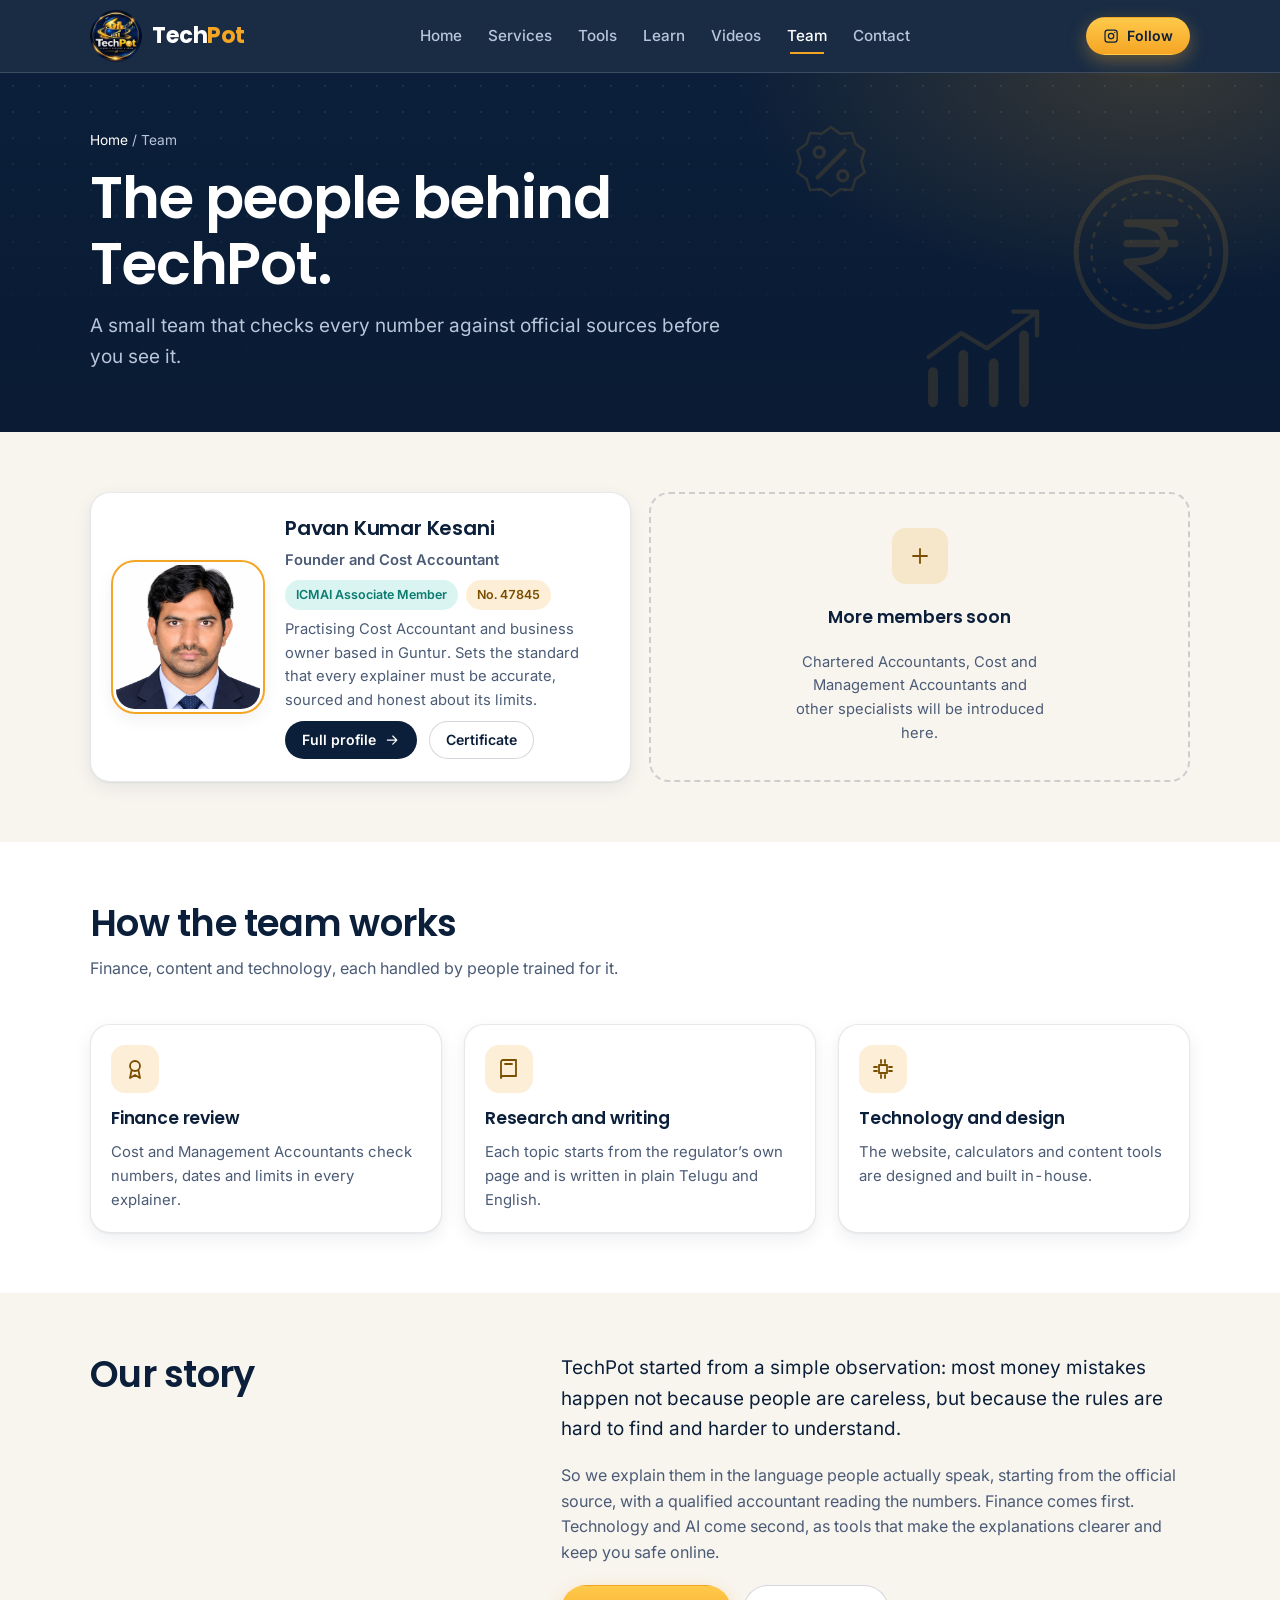
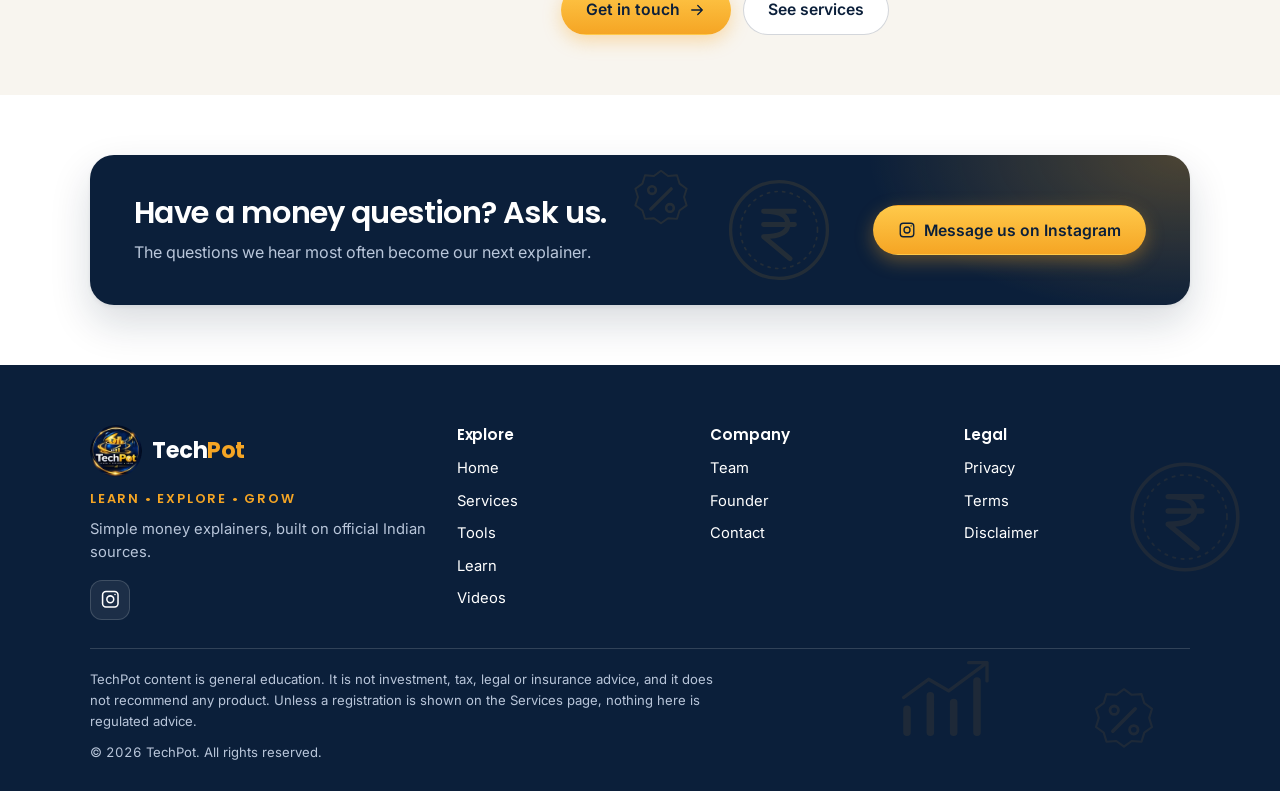
<file: team.html>
<!DOCTYPE html>
<html lang="en">
<head>
<meta charset="utf-8">
<meta name="viewport" content="width=device-width, initial-scale=1, viewport-fit=cover">
<title>Our Team: Cost Accountant-led Finance Education | TechPot</title>
<meta name="description" content="Meet the TechPot team: finance content reviewed by qualified Cost and Management Accountants and led by practising Cost Accountant Pavan Kumar Kesani.">
<meta name="theme-color" content="#0B1F3A">
<script>document.documentElement.className+=" js"</script>

<meta property="og:title" content="Our Team: Cost Accountant-led Finance Education | TechPot">
<meta property="og:description" content="Meet the TechPot team: finance content reviewed by qualified Cost and Management Accountants and led by practising Cost Accountant Pavan Kumar Kesani.">
<meta property="og:type" content="website">
<meta property="og:site_name" content="TechPot">
<meta property="og:url" content="https://techpot.in/team.html">
<meta property="og:image" content="https://techpot.in/assets/img/og.png">
<meta name="twitter:card" content="summary_large_image">
<meta name="twitter:title" content="Our Team: Cost Accountant-led Finance Education | TechPot">
<meta name="twitter:description" content="Meet the TechPot team: finance content reviewed by qualified Cost and Management Accountants and led by practising Cost Accountant Pavan Kumar Kesani.">
<link rel="canonical" href="https://techpot.in/team.html">
<link rel="icon" type="image/png" sizes="32x32" href="assets/img/favicon-32.png">
<link rel="icon" type="image/png" sizes="192x192" href="assets/img/favicon-192.png">
<link rel="apple-touch-icon" href="assets/img/apple-touch-icon.png">
<link rel="preload" href="assets/fonts/poppins-latin-600-normal.woff2" as="font" type="font/woff2" crossorigin>
<link rel="preload" href="assets/fonts/inter-latin-wght-normal.woff2" as="font" type="font/woff2" crossorigin>
<link rel="stylesheet" href="style.css">

</head>
<body>
<svg width="0" height="0" style="position:absolute" aria-hidden="true"><defs><symbol id="i-home" viewBox="0 0 24 24"><path d="M3 11l9-8 9 8M5 10v10h5v-6h4v6h5V10"/></symbol><symbol id="i-bank" viewBox="0 0 24 24"><path d="M3 10l9-6 9 6M5 10v8M9.5 10v8M14.5 10v8M19 10v8M3 20h18"/></symbol><symbol id="i-shield" viewBox="0 0 24 24"><path d="M12 3l8 3v6c0 5-3.5 8-8 9-4.5-1-8-4-8-9V6zM8.5 12l2.5 2.5 4.5-5"/></symbol><symbol id="i-receipt" viewBox="0 0 24 24"><path d="M6 3h12v18l-3-2-3 2-3-2-3 2zM9 8h6M9 12h6"/></symbol><symbol id="i-chart" viewBox="0 0 24 24"><path d="M3 20h18M6 16l4-5 3 3 5-7M15 7h3v3"/></symbol><symbol id="i-doc" viewBox="0 0 24 24"><path d="M7 3h8l4 4v14H7zM15 3v4h4M10 12h6M10 16h6"/></symbol><symbol id="i-store" viewBox="0 0 24 24"><path d="M4 9l1.5-5h13L20 9M4 9v11h16V9M4 9c0 1.7 1.3 3 3 3s3-1.3 3-3c0 1.7 1.3 3 3 3s3-1.3 3-3c0 1.7 1.3 3 3 3M10 20v-5h4v5"/></symbol><symbol id="i-chip" viewBox="0 0 24 24"><path d="M8 8h8v8H8zM10 3v3M14 3v3M10 18v3M14 18v3M3 10h3M3 14h3M18 10h3M18 14h3"/></symbol><symbol id="i-check" viewBox="0 0 24 24"><path d="M5 12l5 5L20 7"/></symbol><symbol id="i-arrow" viewBox="0 0 24 24"><path d="M5 12h14M13 6l6 6-6 6"/></symbol><symbol id="i-calc" viewBox="0 0 24 24"><path d="M6 3h12v18H6zM9 7h6M9 12h.01M12 12h.01M15 12h.01M9 16h.01M12 16h.01M15 16h.01"/></symbol><symbol id="i-rupee" viewBox="0 0 24 24"><path d="M7 5h10M7 9h10M7 5c5 0 7 2 7 4s-2 4-7 4l7 6"/></symbol><symbol id="i-award" viewBox="0 0 24 24"><path d="M12 14a5 5 0 100-10 5 5 0 000 10zM8.5 13.5L7 21l5-3 5 3-1.5-7.5"/></symbol><symbol id="i-pin" viewBox="0 0 24 24"><path d="M12 21s7-6 7-11a7 7 0 10-14 0c0 5 7 11 7 11zM12 12a2 2 0 100-4 2 2 0 000 4z"/></symbol><symbol id="i-lock" viewBox="0 0 24 24"><path d="M6 11h12v10H6zM8 11V8a4 4 0 018 0v3"/></symbol><symbol id="i-search" viewBox="0 0 24 24"><path d="M11 18a7 7 0 100-14 7 7 0 000 14zM21 21l-5-5"/></symbol><symbol id="i-users" viewBox="0 0 24 24"><path d="M9 11a3.5 3.5 0 100-7 3.5 3.5 0 000 7zM2.5 20c0-3.5 3-6 6.5-6s6.5 2.5 6.5 6M16 4.5a3.5 3.5 0 010 6.5M18 14.5c2 .7 3.5 2.5 3.5 5.5"/></symbol><symbol id="i-grid" viewBox="0 0 24 24"><path d="M4 4h7v7H4zM13 4h7v7h-7zM4 13h7v7H4zM13 13h7v7h-7z"/></symbol><symbol id="i-book" viewBox="0 0 24 24"><path d="M4 5a2 2 0 012-2h13v16H6a2 2 0 00-2 2zM4 19V5M8 7h7"/></symbol><symbol id="i-user" viewBox="0 0 24 24"><path d="M12 12a4 4 0 100-8 4 4 0 000 8zM4 21c0-4 3.5-7 8-7s8 3 8 7"/></symbol><symbol id="i-insta" viewBox="0 0 24 24"><path d="M7 3h10a4 4 0 014 4v10a4 4 0 01-4 4H7a4 4 0 01-4-4V7a4 4 0 014-4zM12 16a4 4 0 100-8 4 4 0 000 8zM17.5 6.5h.01"/></symbol><symbol id="i-mail" viewBox="0 0 24 24"><path d="M3 6h18v12H3zM3 7l9 6 9-6"/></symbol><symbol id="i-zoom" viewBox="0 0 24 24"><path d="M11 18a7 7 0 100-14 7 7 0 000 14zM21 21l-5-5M11 8v6M8 11h6"/></symbol><symbol id="i-info" viewBox="0 0 24 24"><path d="M12 21a9 9 0 100-18 9 9 0 000 18zM12 8v5M12 16.5h.01"/></symbol><symbol id="i-clock" viewBox="0 0 24 24"><path d="M12 21a9 9 0 100-18 9 9 0 000 18zM12 7v5l3 2"/></symbol><symbol id="i-briefcase" viewBox="0 0 24 24"><path d="M4 8h16v12H4zM9 8V5h6v3M4 13h16"/></symbol><symbol id="i-phone" viewBox="0 0 24 24"><path d="M8 3h8a1 1 0 011 1v16a1 1 0 01-1 1H8a1 1 0 01-1-1V4a1 1 0 011-1zM11 18h2"/></symbol><symbol id="i-wallet" viewBox="0 0 24 24"><path d="M3 7h15a3 3 0 013 3v8a2 2 0 01-2 2H5a2 2 0 01-2-2zM3 7V6a2 2 0 012-2h11M16 14h2"/></symbol><symbol id="i-menu" viewBox="0 0 24 24"><path d="M4 7h16M4 12h16M4 17h16"/></symbol><symbol id="i-close" viewBox="0 0 24 24"><path d="M6 6l12 12M18 6L6 18"/></symbol><symbol id="i-video" viewBox="0 0 24 24"><path d="M3 6h12v12H3zM15 10l6-3v10l-6-3"/></symbol><symbol id="i-chat" viewBox="0 0 24 24"><path d="M4 5h16v11H9l-5 4z"/></symbol><symbol id="i-flame" viewBox="0 0 24 24"><path d="M12 3c1 4 5 5 5 10a5 5 0 01-10 0c0-2 1-3 2-4 0 2 1 3 2 3 0-3-1-5 1-9z"/></symbol><symbol id="i-target" viewBox="0 0 24 24"><path d="M12 21a9 9 0 100-18 9 9 0 000 18zM12 16a4 4 0 100-8 4 4 0 000 8zM12 12h.01"/></symbol><symbol id="i-stairs" viewBox="0 0 24 24"><path d="M3 20h5v-5h5v-5h5V5h3"/></symbol><symbol id="i-heart" viewBox="0 0 24 24"><path d="M12 20s-7-4.5-7-10a4 4 0 017-2.5A4 4 0 0119 10c0 5.5-7 10-7 10z"/></symbol><symbol id="i-plus" viewBox="0 0 24 24"><path d="M12 5v14M5 12h14"/></symbol><symbol id="i-scale" viewBox="0 0 24 24"><path d="M12 4v16M6 20h12M5 7h14M5 7l-2.5 6a3 3 0 005 0zM19 7l-2.5 6a3 3 0 005 0z"/></symbol><symbol id="i-eye" viewBox="0 0 24 24"><path d="M2 12s4-7 10-7 10 7 10 7-4 7-10 7S2 12 2 12zM12 15a3 3 0 100-6 3 3 0 000 6z"/></symbol></defs></svg>
<a class="skip" href="#main">Skip to content</a>
<header class="header"><div class="wrap header__bar"><a class="logo" href="index.html" aria-label="TechPot home"><img src="assets/img/logo-round-md.webp" width="52" height="52" alt=""><span>Tech<span class="logo__pot">Pot</span></span></a><nav class="nav" aria-label="Main"><a class="nav__link" href="index.html">Home</a><a class="nav__link" href="services.html">Services</a><a class="nav__link" href="tools.html">Tools</a><a class="nav__link" href="learn.html">Learn</a><a class="nav__link" href="videos.html">Videos</a><a class="nav__link" href="team.html" aria-current="page">Team</a><a class="nav__link" href="contact.html">Contact</a></nav><div class="header__actions"><a class="btn btn--gold btn--small" href="https://instagram.com/techpot.in" target="_blank" rel="noopener"><svg class="ic " aria-hidden="true"><use href="#i-insta"/></svg> Follow</a><button class="menu-btn" type="button" aria-expanded="false" aria-controls="mobile-menu" aria-label="Open menu"><svg class="ic ic--open" aria-hidden="true"><use href="#i-menu"/></svg><svg class="ic ic--close" aria-hidden="true"><use href="#i-close"/></svg></button></div></div></header>
<div class="mmenu" id="mobile-menu" hidden><button class="mmenu__close" type="button" data-close-menu><svg class="ic " aria-hidden="true"><use href="#i-close"/></svg> Close menu</button><h2>Explore</h2><div class="mmenu__grid"><a href="index.html"><span class="tile"><svg class="ic " aria-hidden="true"><use href="#i-home"/></svg></span><span>Home<small>Start here</small></span><svg class="ic " aria-hidden="true"><use href="#i-arrow"/></svg></a><a href="services.html"><span class="tile"><svg class="ic " aria-hidden="true"><use href="#i-bank"/></svg></span><span>Services<small>What we help with</small></span><svg class="ic " aria-hidden="true"><use href="#i-arrow"/></svg></a><a href="tools.html"><span class="tile"><svg class="ic " aria-hidden="true"><use href="#i-calc"/></svg></span><span>Tools<small>Nine calculators</small></span><svg class="ic " aria-hidden="true"><use href="#i-arrow"/></svg></a><a href="learn.html"><span class="tile"><svg class="ic " aria-hidden="true"><use href="#i-book"/></svg></span><span>Learn<small>Step-by-step guides</small></span><svg class="ic " aria-hidden="true"><use href="#i-arrow"/></svg></a><a href="videos.html"><span class="tile"><svg class="ic " aria-hidden="true"><use href="#i-video"/></svg></span><span>Videos<small>Latest Reels</small></span><svg class="ic " aria-hidden="true"><use href="#i-arrow"/></svg></a></div><h2>Company</h2><div class="mmenu__grid"><a href="team.html" aria-current="page"><span class="tile"><svg class="ic " aria-hidden="true"><use href="#i-users"/></svg></span><span>Team<small>The people behind TechPot</small></span><svg class="ic " aria-hidden="true"><use href="#i-arrow"/></svg></a><a href="founder.html"><span class="tile"><svg class="ic " aria-hidden="true"><use href="#i-award"/></svg></span><span>Founder<small>Pavan Kumar Kesani</small></span><svg class="ic " aria-hidden="true"><use href="#i-arrow"/></svg></a><a href="contact.html"><span class="tile"><svg class="ic " aria-hidden="true"><use href="#i-chat"/></svg></span><span>Contact<small>Get in touch</small></span><svg class="ic " aria-hidden="true"><use href="#i-arrow"/></svg></a></div></div>
<main id="main">
<section class="intro"><div class="wrap"><p class="crumb"><a href="index.html">Home</a> / Team</p><h1>The people behind TechPot.</h1><p class="lead">A small team that checks every number against official sources before you see it.</p></div></section>
<section class="block"><div class="wrap"><div class="members">
<article class="card member"><div class="member__photo"><img src="assets/img/pavan-full.webp" alt="Pavan Kumar Kesani" width="900" height="1023" loading="lazy"></div>
<div class="member__body"><h3>Pavan Kumar Kesani</h3><p class="member__role">Founder and Cost Accountant</p>
<div class="tagrow"><span class="pill pill--live pill--nodot">ICMAI Associate Member</span><span class="pill pill--nodot">No. 47845</span></div>
<p>Practising Cost Accountant and business owner based in Guntur. Sets the standard that every explainer must be accurate, sourced and honest about its limits.</p>
<div class="btn-row"><a class="btn btn--navy btn--small" href="founder.html">Full profile <svg class="ic " aria-hidden="true"><use href="#i-arrow"/></svg></a><a class="btn btn--ghost btn--small" href="founder.html#certificate">Certificate</a></div></div></article>
<article class="card member member--soon"><span class="tile tile--gold"><svg class="ic " aria-hidden="true"><use href="#i-plus"/></svg></span><h3>More members soon</h3><p>Chartered Accountants, Cost and Management Accountants and other specialists will be introduced here.</p></article>
</div></div></section>

<section class="block block--white"><div class="wrap"><div class="head"><h2>How the team works</h2><p class="muted">Finance, content and technology, each handled by people trained for it.</p></div>
<div class="cards cards--3" style="grid-template-columns:repeat(auto-fit,minmax(min(100%,260px),1fr))">
<div class="card how"><div class="how__top"><span class="tile tile--gold"><svg class="ic " aria-hidden="true"><use href="#i-award"/></svg></span><span class="how__n"></span></div><h3>Finance review</h3><p>Cost and Management Accountants check numbers, dates and limits in every explainer.</p></div><div class="card how"><div class="how__top"><span class="tile tile--gold"><svg class="ic " aria-hidden="true"><use href="#i-book"/></svg></span><span class="how__n"></span></div><h3>Research and writing</h3><p>Each topic starts from the regulator&rsquo;s own page and is written in plain Telugu and English.</p></div><div class="card how"><div class="how__top"><span class="tile tile--gold"><svg class="ic " aria-hidden="true"><use href="#i-chip"/></svg></span><span class="how__n"></span></div><h3>Technology and design</h3><p>The website, calculators and content tools are designed and built in-house.</p></div></div></div></section>

<section class="block"><div class="wrap split">
<div class="head" style="margin:0"><h2>Our story</h2></div>
<div class="measure"><p class="lead">TechPot started from a simple observation: most money mistakes happen not because people are careless, but because the rules are hard to find and harder to understand.</p>
<p class="muted">So we explain them in the language people actually speak, starting from the official source, with a qualified accountant reading the numbers. Finance comes first. Technology and AI come second, as tools that make the explanations clearer and keep you safe online.</p>
<div class="btn-row" style="margin-top:20px"><a class="btn btn--gold" href="contact.html">Get in touch <svg class="ic " aria-hidden="true"><use href="#i-arrow"/></svg></a><a class="btn btn--ghost" href="services.html">See services</a></div></div></div></section>
<section class="block cta-sec"><div class="wrap"><div class="cta"><div class="cta__text"><h2>Have a money question? Ask us.</h2>
<p>The questions we hear most often become our next explainer.</p></div>
<a class="btn btn--gold" href="https://instagram.com/techpot.in" target="_blank" rel="noopener"><svg class="ic " aria-hidden="true"><use href="#i-insta"/></svg> Message us on Instagram</a></div></div></section>
</main>
<footer class="footer"><div class="wrap">
<div class="footer__grid">
<div><a class="logo" href="index.html"><img src="assets/img/logo-round-md.webp" width="52" height="52" alt=""><span>Tech<span class="logo__pot">Pot</span></span></a>
<p class="footer__tag">Learn &bull; Explore &bull; Grow</p>
<p>Simple money explainers, built on official Indian sources.</p>
<div class="footer__social"><a href="https://instagram.com/techpot.in" target="_blank" rel="noopener" aria-label="TechPot on Instagram"><svg class="ic " aria-hidden="true"><use href="#i-insta"/></svg></a><a data-contact="email" href="#" hidden aria-label="Email"><svg class="ic " aria-hidden="true"><use href="#i-mail"/></svg></a></div></div>
<div><h3>Explore</h3><ul><li><a href="index.html">Home</a></li><li><a href="services.html">Services</a></li><li><a href="tools.html">Tools</a></li><li><a href="learn.html">Learn</a></li><li><a href="videos.html">Videos</a></li></ul></div>
<div><h3>Company</h3><ul><li><a href="team.html">Team</a></li><li><a href="founder.html">Founder</a></li><li><a href="contact.html">Contact</a></li></ul></div>
<div><h3>Legal</h3><ul><li><a href="privacy.html">Privacy</a></li><li><a href="terms.html">Terms</a></li><li><a href="disclaimer.html">Disclaimer</a></li></ul></div>
</div>
<div class="footer__base"><p class="footer__legal">TechPot content is general education. It is not investment, tax, legal or insurance advice, and it does not recommend any product. Unless a registration is shown on the Services page, nothing here is regulated advice.</p>
<p>&copy; <span id="year">2026</span> TechPot. All rights reserved.</p></div>
</div></footer>
<nav class="tabbar" aria-label="Quick navigation"><a class="tab" href="index.html"><svg class="ic " aria-hidden="true"><use href="#i-home"/></svg><span>Home</span></a><a class="tab" href="services.html"><svg class="ic " aria-hidden="true"><use href="#i-bank"/></svg><span>Services</span></a><a class="tab" href="tools.html"><svg class="ic " aria-hidden="true"><use href="#i-calc"/></svg><span>Tools</span></a><a class="tab" href="learn.html"><svg class="ic " aria-hidden="true"><use href="#i-book"/></svg><span>Learn</span></a><a class="tab" href="videos.html"><svg class="ic " aria-hidden="true"><use href="#i-video"/></svg><span>Videos</span></a></nav>
<script src="site-config.js"></script>
<script src="js/main.js"></script>

</body>
</html>
</file>
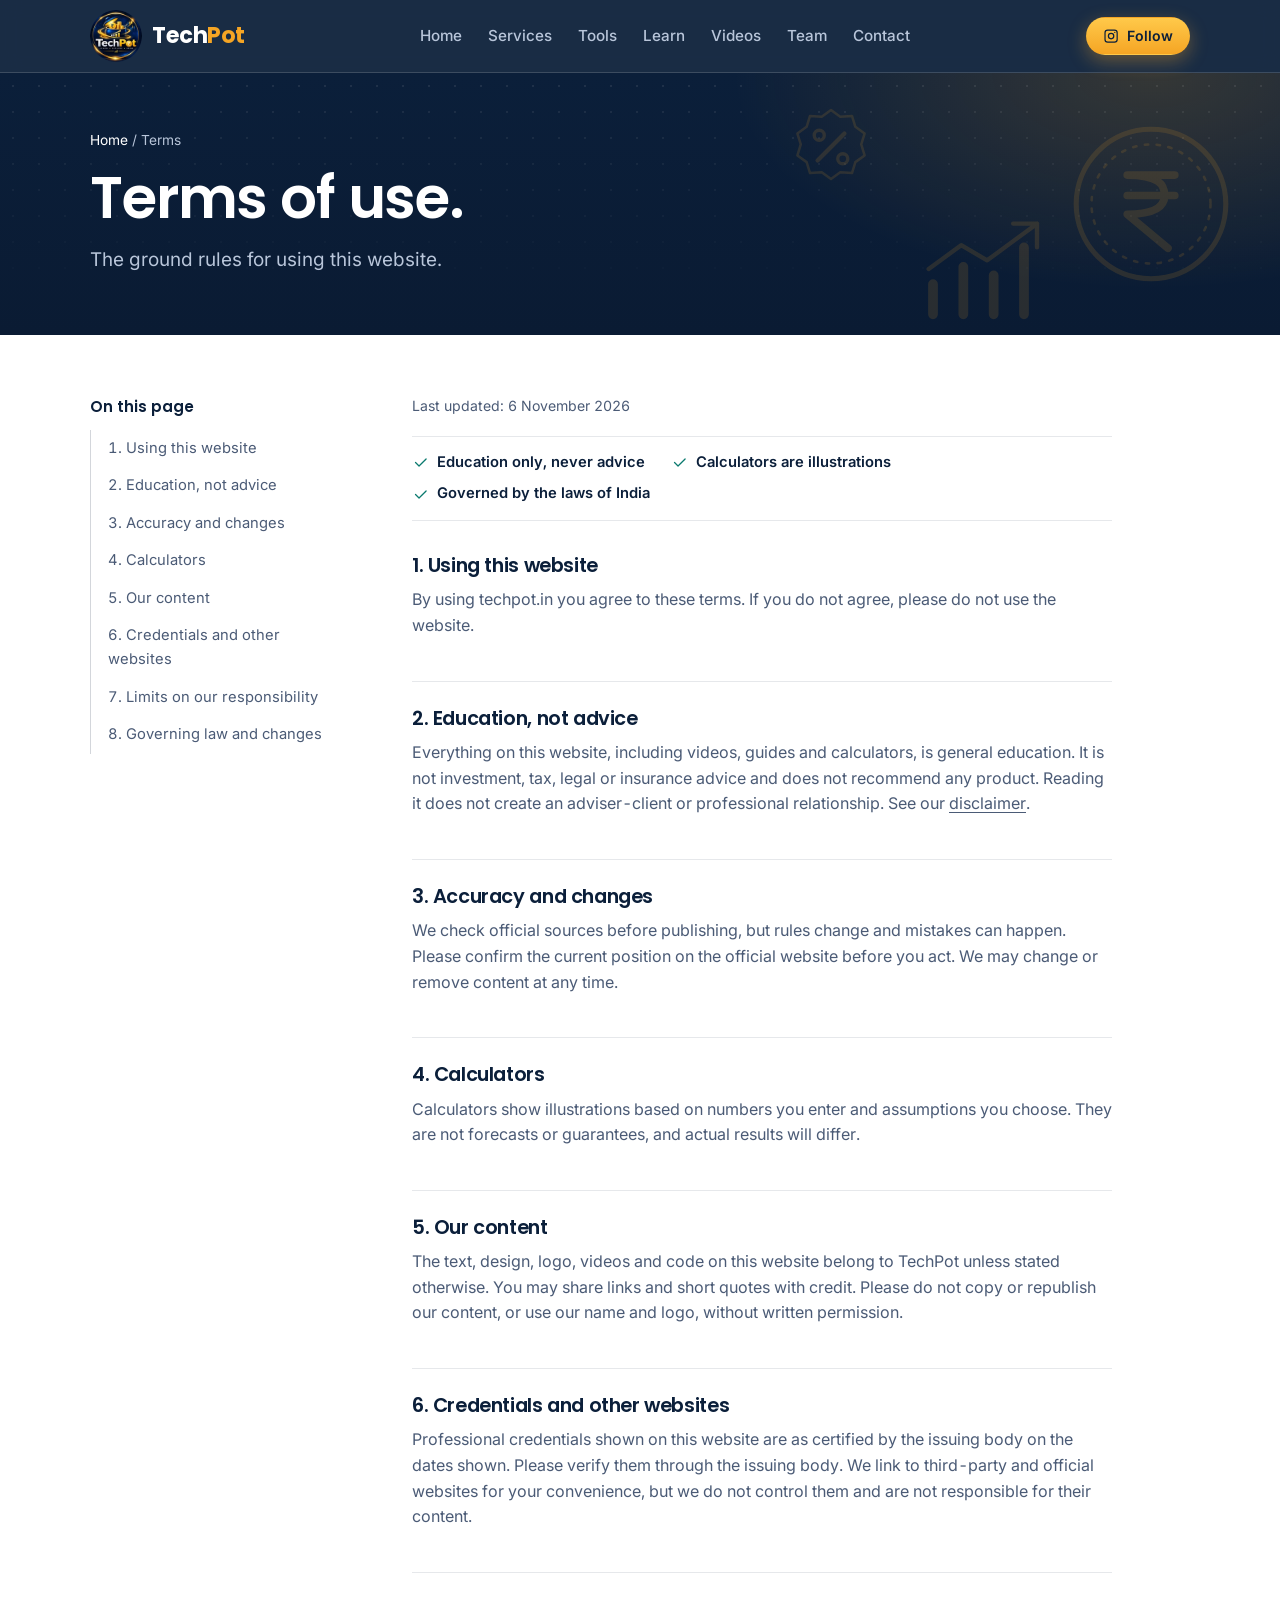
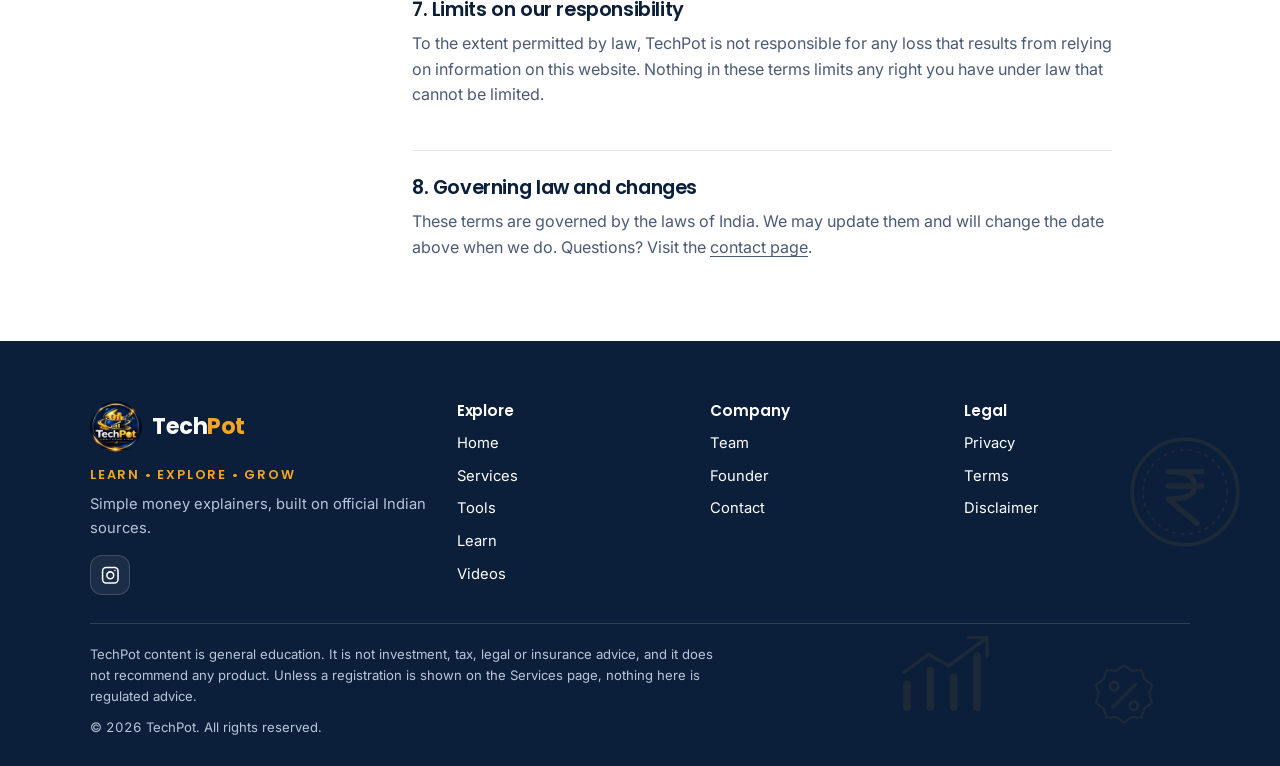
<file: terms.html>
<!DOCTYPE html>
<html lang="en">
<head>
<meta charset="utf-8">
<meta name="viewport" content="width=device-width, initial-scale=1, viewport-fit=cover">
<title>Terms of Use | TechPot</title>
<meta name="description" content="Terms of use for the TechPot website: education only, no personal advice, calculators are illustrations, and content may change as official rules change.">
<meta name="theme-color" content="#0B1F3A">
<script>document.documentElement.className+=" js"</script>

<meta property="og:title" content="Terms of Use | TechPot">
<meta property="og:description" content="Terms of use for the TechPot website: education only, no personal advice, calculators are illustrations, and content may change as official rules change.">
<meta property="og:type" content="website">
<meta property="og:site_name" content="TechPot">
<meta property="og:url" content="https://techpot.in/terms.html">
<meta property="og:image" content="https://techpot.in/assets/img/og.png">
<meta name="twitter:card" content="summary_large_image">
<meta name="twitter:title" content="Terms of Use | TechPot">
<meta name="twitter:description" content="Terms of use for the TechPot website: education only, no personal advice, calculators are illustrations, and content may change as official rules change.">
<link rel="canonical" href="https://techpot.in/terms.html">
<link rel="icon" type="image/png" sizes="32x32" href="assets/img/favicon-32.png">
<link rel="icon" type="image/png" sizes="192x192" href="assets/img/favicon-192.png">
<link rel="apple-touch-icon" href="assets/img/apple-touch-icon.png">
<link rel="preload" href="assets/fonts/poppins-latin-600-normal.woff2" as="font" type="font/woff2" crossorigin>
<link rel="preload" href="assets/fonts/inter-latin-wght-normal.woff2" as="font" type="font/woff2" crossorigin>
<link rel="stylesheet" href="style.css">

</head>
<body>
<svg width="0" height="0" style="position:absolute" aria-hidden="true"><defs><symbol id="i-home" viewBox="0 0 24 24"><path d="M3 11l9-8 9 8M5 10v10h5v-6h4v6h5V10"/></symbol><symbol id="i-bank" viewBox="0 0 24 24"><path d="M3 10l9-6 9 6M5 10v8M9.5 10v8M14.5 10v8M19 10v8M3 20h18"/></symbol><symbol id="i-shield" viewBox="0 0 24 24"><path d="M12 3l8 3v6c0 5-3.5 8-8 9-4.5-1-8-4-8-9V6zM8.5 12l2.5 2.5 4.5-5"/></symbol><symbol id="i-receipt" viewBox="0 0 24 24"><path d="M6 3h12v18l-3-2-3 2-3-2-3 2zM9 8h6M9 12h6"/></symbol><symbol id="i-chart" viewBox="0 0 24 24"><path d="M3 20h18M6 16l4-5 3 3 5-7M15 7h3v3"/></symbol><symbol id="i-doc" viewBox="0 0 24 24"><path d="M7 3h8l4 4v14H7zM15 3v4h4M10 12h6M10 16h6"/></symbol><symbol id="i-store" viewBox="0 0 24 24"><path d="M4 9l1.5-5h13L20 9M4 9v11h16V9M4 9c0 1.7 1.3 3 3 3s3-1.3 3-3c0 1.7 1.3 3 3 3s3-1.3 3-3c0 1.7 1.3 3 3 3M10 20v-5h4v5"/></symbol><symbol id="i-chip" viewBox="0 0 24 24"><path d="M8 8h8v8H8zM10 3v3M14 3v3M10 18v3M14 18v3M3 10h3M3 14h3M18 10h3M18 14h3"/></symbol><symbol id="i-check" viewBox="0 0 24 24"><path d="M5 12l5 5L20 7"/></symbol><symbol id="i-arrow" viewBox="0 0 24 24"><path d="M5 12h14M13 6l6 6-6 6"/></symbol><symbol id="i-calc" viewBox="0 0 24 24"><path d="M6 3h12v18H6zM9 7h6M9 12h.01M12 12h.01M15 12h.01M9 16h.01M12 16h.01M15 16h.01"/></symbol><symbol id="i-rupee" viewBox="0 0 24 24"><path d="M7 5h10M7 9h10M7 5c5 0 7 2 7 4s-2 4-7 4l7 6"/></symbol><symbol id="i-award" viewBox="0 0 24 24"><path d="M12 14a5 5 0 100-10 5 5 0 000 10zM8.5 13.5L7 21l5-3 5 3-1.5-7.5"/></symbol><symbol id="i-pin" viewBox="0 0 24 24"><path d="M12 21s7-6 7-11a7 7 0 10-14 0c0 5 7 11 7 11zM12 12a2 2 0 100-4 2 2 0 000 4z"/></symbol><symbol id="i-lock" viewBox="0 0 24 24"><path d="M6 11h12v10H6zM8 11V8a4 4 0 018 0v3"/></symbol><symbol id="i-search" viewBox="0 0 24 24"><path d="M11 18a7 7 0 100-14 7 7 0 000 14zM21 21l-5-5"/></symbol><symbol id="i-users" viewBox="0 0 24 24"><path d="M9 11a3.5 3.5 0 100-7 3.5 3.5 0 000 7zM2.5 20c0-3.5 3-6 6.5-6s6.5 2.5 6.5 6M16 4.5a3.5 3.5 0 010 6.5M18 14.5c2 .7 3.5 2.5 3.5 5.5"/></symbol><symbol id="i-grid" viewBox="0 0 24 24"><path d="M4 4h7v7H4zM13 4h7v7h-7zM4 13h7v7H4zM13 13h7v7h-7z"/></symbol><symbol id="i-book" viewBox="0 0 24 24"><path d="M4 5a2 2 0 012-2h13v16H6a2 2 0 00-2 2zM4 19V5M8 7h7"/></symbol><symbol id="i-user" viewBox="0 0 24 24"><path d="M12 12a4 4 0 100-8 4 4 0 000 8zM4 21c0-4 3.5-7 8-7s8 3 8 7"/></symbol><symbol id="i-insta" viewBox="0 0 24 24"><path d="M7 3h10a4 4 0 014 4v10a4 4 0 01-4 4H7a4 4 0 01-4-4V7a4 4 0 014-4zM12 16a4 4 0 100-8 4 4 0 000 8zM17.5 6.5h.01"/></symbol><symbol id="i-mail" viewBox="0 0 24 24"><path d="M3 6h18v12H3zM3 7l9 6 9-6"/></symbol><symbol id="i-zoom" viewBox="0 0 24 24"><path d="M11 18a7 7 0 100-14 7 7 0 000 14zM21 21l-5-5M11 8v6M8 11h6"/></symbol><symbol id="i-info" viewBox="0 0 24 24"><path d="M12 21a9 9 0 100-18 9 9 0 000 18zM12 8v5M12 16.5h.01"/></symbol><symbol id="i-clock" viewBox="0 0 24 24"><path d="M12 21a9 9 0 100-18 9 9 0 000 18zM12 7v5l3 2"/></symbol><symbol id="i-briefcase" viewBox="0 0 24 24"><path d="M4 8h16v12H4zM9 8V5h6v3M4 13h16"/></symbol><symbol id="i-phone" viewBox="0 0 24 24"><path d="M8 3h8a1 1 0 011 1v16a1 1 0 01-1 1H8a1 1 0 01-1-1V4a1 1 0 011-1zM11 18h2"/></symbol><symbol id="i-wallet" viewBox="0 0 24 24"><path d="M3 7h15a3 3 0 013 3v8a2 2 0 01-2 2H5a2 2 0 01-2-2zM3 7V6a2 2 0 012-2h11M16 14h2"/></symbol><symbol id="i-menu" viewBox="0 0 24 24"><path d="M4 7h16M4 12h16M4 17h16"/></symbol><symbol id="i-close" viewBox="0 0 24 24"><path d="M6 6l12 12M18 6L6 18"/></symbol><symbol id="i-video" viewBox="0 0 24 24"><path d="M3 6h12v12H3zM15 10l6-3v10l-6-3"/></symbol><symbol id="i-chat" viewBox="0 0 24 24"><path d="M4 5h16v11H9l-5 4z"/></symbol><symbol id="i-flame" viewBox="0 0 24 24"><path d="M12 3c1 4 5 5 5 10a5 5 0 01-10 0c0-2 1-3 2-4 0 2 1 3 2 3 0-3-1-5 1-9z"/></symbol><symbol id="i-target" viewBox="0 0 24 24"><path d="M12 21a9 9 0 100-18 9 9 0 000 18zM12 16a4 4 0 100-8 4 4 0 000 8zM12 12h.01"/></symbol><symbol id="i-stairs" viewBox="0 0 24 24"><path d="M3 20h5v-5h5v-5h5V5h3"/></symbol><symbol id="i-heart" viewBox="0 0 24 24"><path d="M12 20s-7-4.5-7-10a4 4 0 017-2.5A4 4 0 0119 10c0 5.5-7 10-7 10z"/></symbol><symbol id="i-plus" viewBox="0 0 24 24"><path d="M12 5v14M5 12h14"/></symbol><symbol id="i-scale" viewBox="0 0 24 24"><path d="M12 4v16M6 20h12M5 7h14M5 7l-2.5 6a3 3 0 005 0zM19 7l-2.5 6a3 3 0 005 0z"/></symbol><symbol id="i-eye" viewBox="0 0 24 24"><path d="M2 12s4-7 10-7 10 7 10 7-4 7-10 7S2 12 2 12zM12 15a3 3 0 100-6 3 3 0 000 6z"/></symbol></defs></svg>
<a class="skip" href="#main">Skip to content</a>
<header class="header"><div class="wrap header__bar"><a class="logo" href="index.html" aria-label="TechPot home"><img src="assets/img/logo-round-md.webp" width="52" height="52" alt=""><span>Tech<span class="logo__pot">Pot</span></span></a><nav class="nav" aria-label="Main"><a class="nav__link" href="index.html">Home</a><a class="nav__link" href="services.html">Services</a><a class="nav__link" href="tools.html">Tools</a><a class="nav__link" href="learn.html">Learn</a><a class="nav__link" href="videos.html">Videos</a><a class="nav__link" href="team.html">Team</a><a class="nav__link" href="contact.html">Contact</a></nav><div class="header__actions"><a class="btn btn--gold btn--small" href="https://instagram.com/techpot.in" target="_blank" rel="noopener"><svg class="ic " aria-hidden="true"><use href="#i-insta"/></svg> Follow</a><button class="menu-btn" type="button" aria-expanded="false" aria-controls="mobile-menu" aria-label="Open menu"><svg class="ic ic--open" aria-hidden="true"><use href="#i-menu"/></svg><svg class="ic ic--close" aria-hidden="true"><use href="#i-close"/></svg></button></div></div></header>
<div class="mmenu" id="mobile-menu" hidden><button class="mmenu__close" type="button" data-close-menu><svg class="ic " aria-hidden="true"><use href="#i-close"/></svg> Close menu</button><h2>Explore</h2><div class="mmenu__grid"><a href="index.html"><span class="tile"><svg class="ic " aria-hidden="true"><use href="#i-home"/></svg></span><span>Home<small>Start here</small></span><svg class="ic " aria-hidden="true"><use href="#i-arrow"/></svg></a><a href="services.html"><span class="tile"><svg class="ic " aria-hidden="true"><use href="#i-bank"/></svg></span><span>Services<small>What we help with</small></span><svg class="ic " aria-hidden="true"><use href="#i-arrow"/></svg></a><a href="tools.html"><span class="tile"><svg class="ic " aria-hidden="true"><use href="#i-calc"/></svg></span><span>Tools<small>Nine calculators</small></span><svg class="ic " aria-hidden="true"><use href="#i-arrow"/></svg></a><a href="learn.html"><span class="tile"><svg class="ic " aria-hidden="true"><use href="#i-book"/></svg></span><span>Learn<small>Step-by-step guides</small></span><svg class="ic " aria-hidden="true"><use href="#i-arrow"/></svg></a><a href="videos.html"><span class="tile"><svg class="ic " aria-hidden="true"><use href="#i-video"/></svg></span><span>Videos<small>Latest Reels</small></span><svg class="ic " aria-hidden="true"><use href="#i-arrow"/></svg></a></div><h2>Company</h2><div class="mmenu__grid"><a href="team.html"><span class="tile"><svg class="ic " aria-hidden="true"><use href="#i-users"/></svg></span><span>Team<small>The people behind TechPot</small></span><svg class="ic " aria-hidden="true"><use href="#i-arrow"/></svg></a><a href="founder.html"><span class="tile"><svg class="ic " aria-hidden="true"><use href="#i-award"/></svg></span><span>Founder<small>Pavan Kumar Kesani</small></span><svg class="ic " aria-hidden="true"><use href="#i-arrow"/></svg></a><a href="contact.html"><span class="tile"><svg class="ic " aria-hidden="true"><use href="#i-chat"/></svg></span><span>Contact<small>Get in touch</small></span><svg class="ic " aria-hidden="true"><use href="#i-arrow"/></svg></a></div></div>
<main id="main">
<section class="intro"><div class="wrap"><p class="crumb"><a href="index.html">Home</a> / Terms</p><h1>Terms of use.</h1><p class="lead">The ground rules for using this website.</p></div></section><section class="block block--white"><div class="wrap doc"><nav class="doc__toc" aria-label="On this page"><p>On this page</p><ol><li><a href="#s1">1. Using this website</a></li><li><a href="#s2">2. Education, not advice</a></li><li><a href="#s3">3. Accuracy and changes</a></li><li><a href="#s4">4. Calculators</a></li><li><a href="#s5">5. Our content</a></li><li><a href="#s6">6. Credentials and other websites</a></li><li><a href="#s7">7. Limits on our responsibility</a></li><li><a href="#s8">8. Governing law and changes</a></li></ol></nav><div class="doc__body"><p class="stamp">Last updated: 6 November 2026</p><ul class="glance"><li><svg class="ic " aria-hidden="true"><use href="#i-check"/></svg><span>Education only, never advice</span></li><li><svg class="ic " aria-hidden="true"><use href="#i-check"/></svg><span>Calculators are illustrations</span></li><li><svg class="ic " aria-hidden="true"><use href="#i-check"/></svg><span>Governed by the laws of India</span></li></ul><section class="doc__sec" id="s1"><h2>1. Using this website</h2><p>By using techpot.in you agree to these terms. If you do not agree, please do not use the website.</p></section><section class="doc__sec" id="s2"><h2>2. Education, not advice</h2><p>Everything on this website, including videos, guides and calculators, is general education. It is not investment, tax, legal or insurance advice and does not recommend any product. Reading it does not create an adviser-client or professional relationship. See our <a href="disclaimer.html"><u>disclaimer</u></a>.</p></section><section class="doc__sec" id="s3"><h2>3. Accuracy and changes</h2><p>We check official sources before publishing, but rules change and mistakes can happen. Please confirm the current position on the official website before you act. We may change or remove content at any time.</p></section><section class="doc__sec" id="s4"><h2>4. Calculators</h2><p>Calculators show illustrations based on numbers you enter and assumptions you choose. They are not forecasts or guarantees, and actual results will differ.</p></section><section class="doc__sec" id="s5"><h2>5. Our content</h2><p>The text, design, logo, videos and code on this website belong to TechPot unless stated otherwise. You may share links and short quotes with credit. Please do not copy or republish our content, or use our name and logo, without written permission.</p></section><section class="doc__sec" id="s6"><h2>6. Credentials and other websites</h2><p>Professional credentials shown on this website are as certified by the issuing body on the dates shown. Please verify them through the issuing body. We link to third-party and official websites for your convenience, but we do not control them and are not responsible for their content.</p></section><section class="doc__sec" id="s7"><h2>7. Limits on our responsibility</h2><p>To the extent permitted by law, TechPot is not responsible for any loss that results from relying on information on this website. Nothing in these terms limits any right you have under law that cannot be limited.</p></section><section class="doc__sec" id="s8"><h2>8. Governing law and changes</h2><p>These terms are governed by the laws of India. We may update them and will change the date above when we do. Questions? Visit the <a href="contact.html"><u>contact page</u></a>.</p></section></div></div></section>
</main>
<footer class="footer"><div class="wrap">
<div class="footer__grid">
<div><a class="logo" href="index.html"><img src="assets/img/logo-round-md.webp" width="52" height="52" alt=""><span>Tech<span class="logo__pot">Pot</span></span></a>
<p class="footer__tag">Learn &bull; Explore &bull; Grow</p>
<p>Simple money explainers, built on official Indian sources.</p>
<div class="footer__social"><a href="https://instagram.com/techpot.in" target="_blank" rel="noopener" aria-label="TechPot on Instagram"><svg class="ic " aria-hidden="true"><use href="#i-insta"/></svg></a><a data-contact="email" href="#" hidden aria-label="Email"><svg class="ic " aria-hidden="true"><use href="#i-mail"/></svg></a></div></div>
<div><h3>Explore</h3><ul><li><a href="index.html">Home</a></li><li><a href="services.html">Services</a></li><li><a href="tools.html">Tools</a></li><li><a href="learn.html">Learn</a></li><li><a href="videos.html">Videos</a></li></ul></div>
<div><h3>Company</h3><ul><li><a href="team.html">Team</a></li><li><a href="founder.html">Founder</a></li><li><a href="contact.html">Contact</a></li></ul></div>
<div><h3>Legal</h3><ul><li><a href="privacy.html">Privacy</a></li><li><a href="terms.html">Terms</a></li><li><a href="disclaimer.html">Disclaimer</a></li></ul></div>
</div>
<div class="footer__base"><p class="footer__legal">TechPot content is general education. It is not investment, tax, legal or insurance advice, and it does not recommend any product. Unless a registration is shown on the Services page, nothing here is regulated advice.</p>
<p>&copy; <span id="year">2026</span> TechPot. All rights reserved.</p></div>
</div></footer>
<nav class="tabbar" aria-label="Quick navigation"><a class="tab" href="index.html"><svg class="ic " aria-hidden="true"><use href="#i-home"/></svg><span>Home</span></a><a class="tab" href="services.html"><svg class="ic " aria-hidden="true"><use href="#i-bank"/></svg><span>Services</span></a><a class="tab" href="tools.html"><svg class="ic " aria-hidden="true"><use href="#i-calc"/></svg><span>Tools</span></a><a class="tab" href="learn.html"><svg class="ic " aria-hidden="true"><use href="#i-book"/></svg><span>Learn</span></a><a class="tab" href="videos.html"><svg class="ic " aria-hidden="true"><use href="#i-video"/></svg><span>Videos</span></a></nav>
<script src="site-config.js"></script>
<script src="js/main.js"></script>

</body>
</html>
</file>
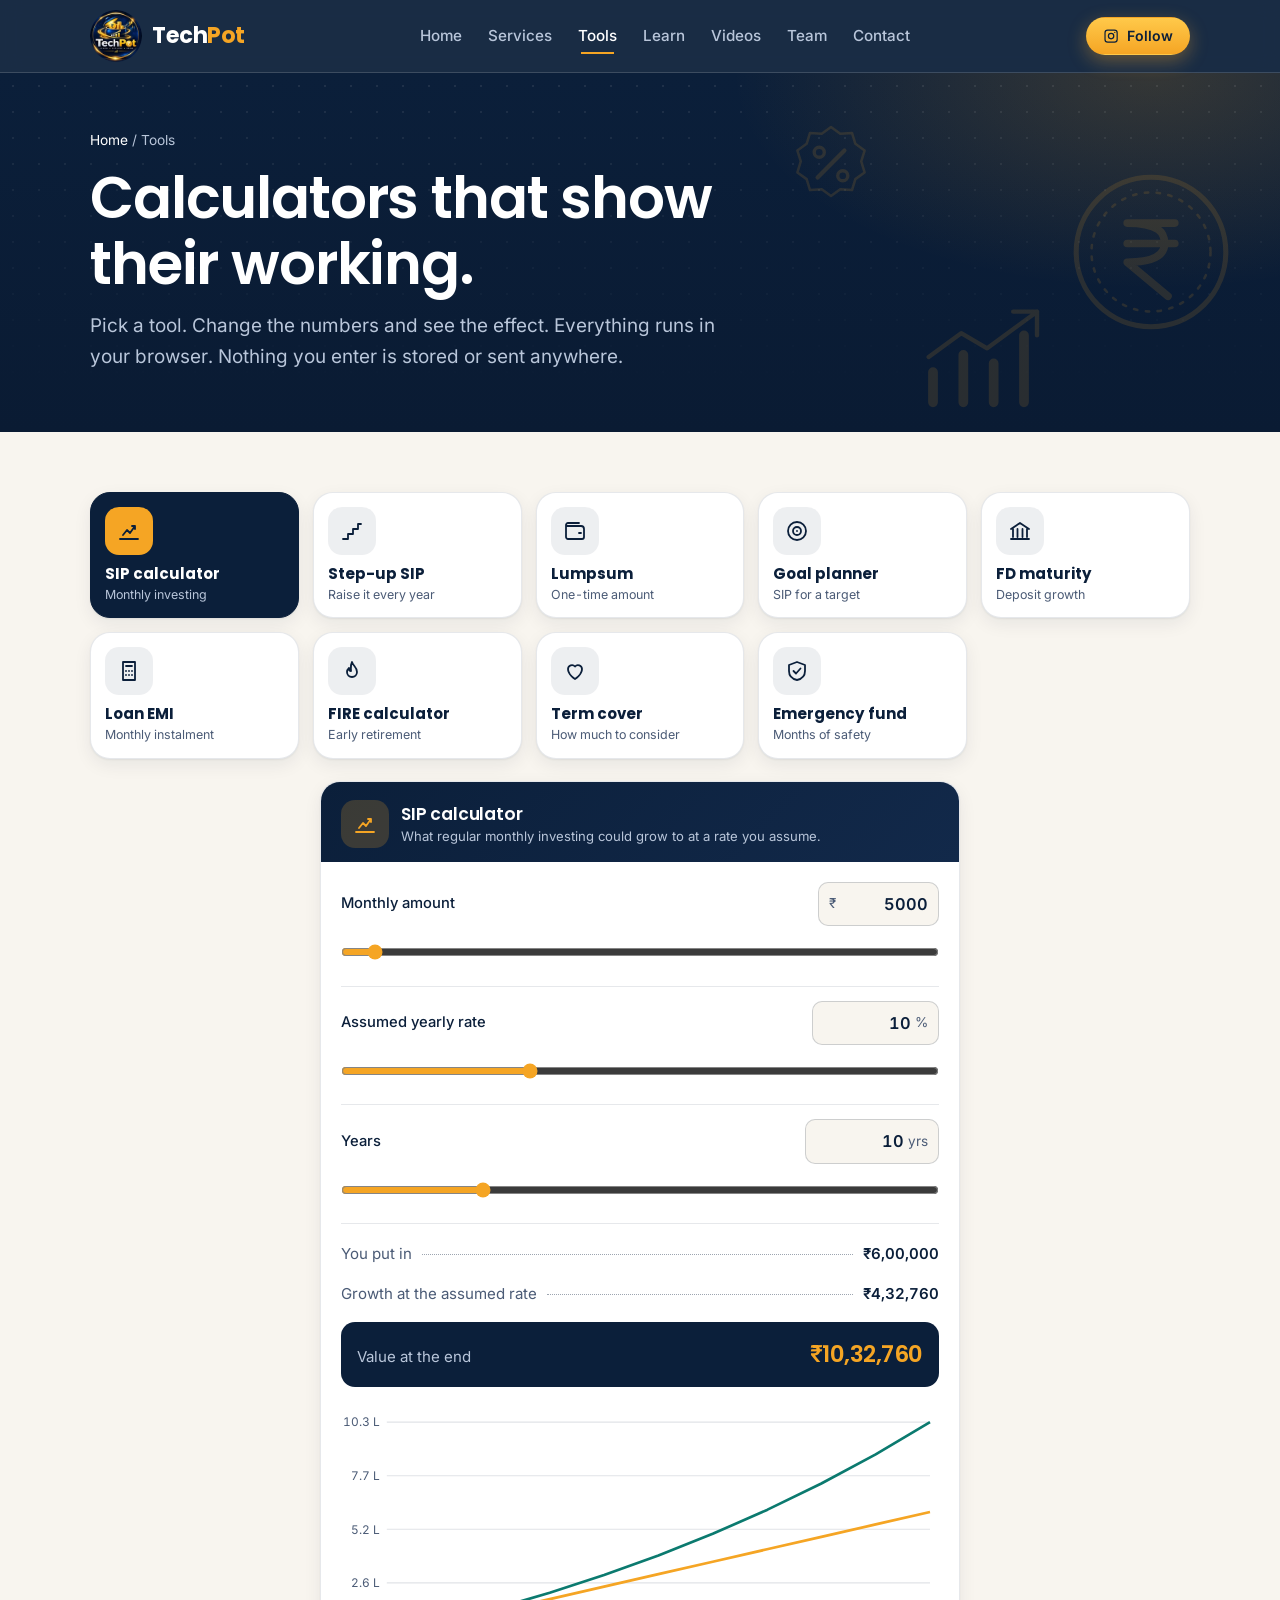
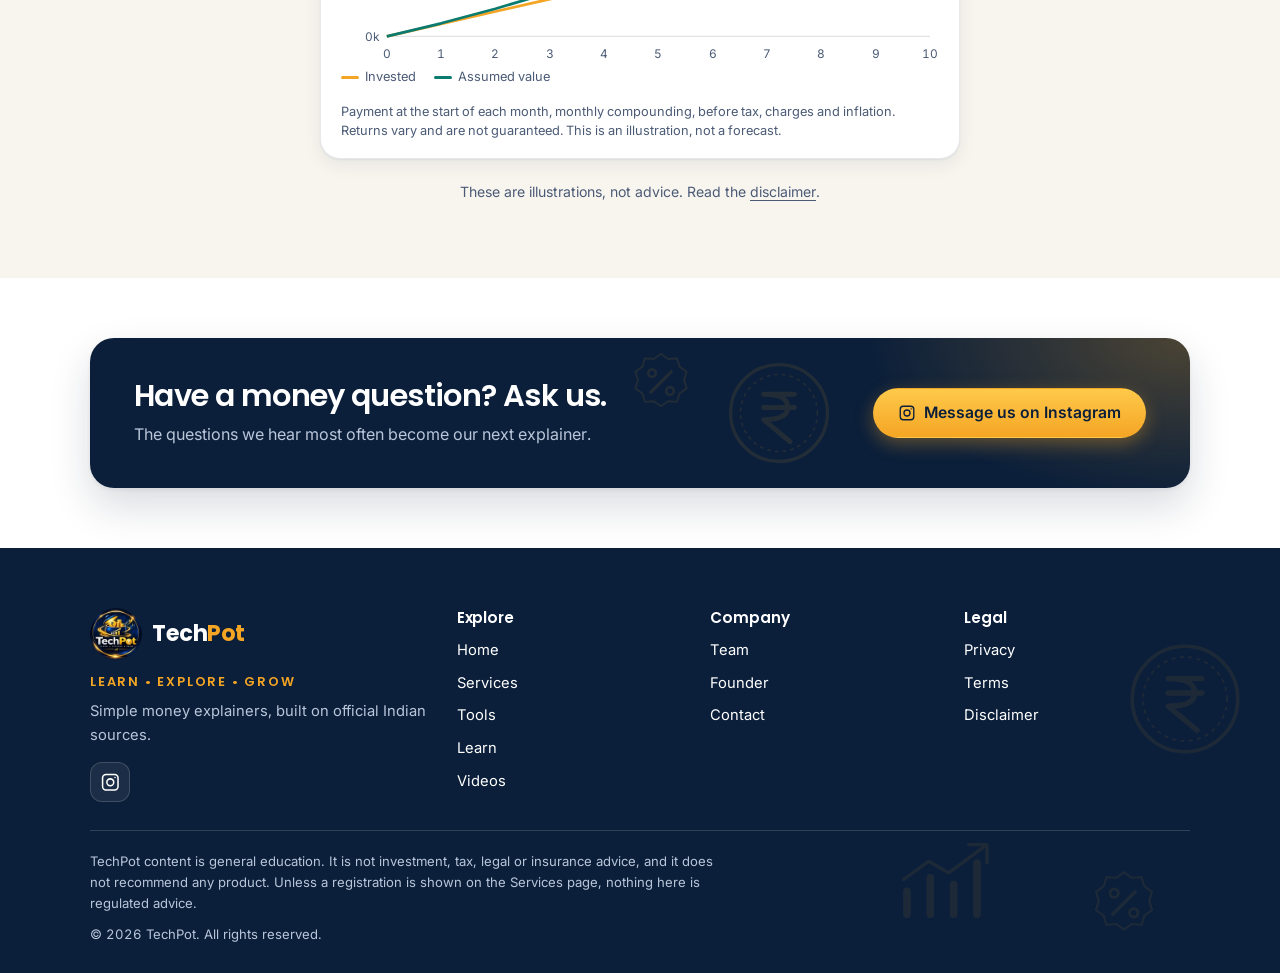
<file: tools.html>
<!DOCTYPE html>
<html lang="en">
<head>
<meta charset="utf-8">
<meta name="viewport" content="width=device-width, initial-scale=1, viewport-fit=cover">
<title>Free SIP, EMI, FIRE and FD Calculators | TechPot</title>
<meta name="description" content="Nine free finance calculators: SIP, step-up SIP, lumpsum, goal planner, FD, loan EMI, FIRE, term cover and emergency fund. Nothing you enter is stored.">
<meta name="theme-color" content="#0B1F3A">
<script>document.documentElement.className+=" js"</script>

<meta property="og:title" content="Free SIP, EMI, FIRE and FD Calculators | TechPot">
<meta property="og:description" content="Nine free finance calculators: SIP, step-up SIP, lumpsum, goal planner, FD, loan EMI, FIRE, term cover and emergency fund. Nothing you enter is stored.">
<meta property="og:type" content="website">
<meta property="og:site_name" content="TechPot">
<meta property="og:url" content="https://techpot.in/tools.html">
<meta property="og:image" content="https://techpot.in/assets/img/og.png">
<meta name="twitter:card" content="summary_large_image">
<meta name="twitter:title" content="Free SIP, EMI, FIRE and FD Calculators | TechPot">
<meta name="twitter:description" content="Nine free finance calculators: SIP, step-up SIP, lumpsum, goal planner, FD, loan EMI, FIRE, term cover and emergency fund. Nothing you enter is stored.">
<link rel="canonical" href="https://techpot.in/tools.html">
<link rel="icon" type="image/png" sizes="32x32" href="assets/img/favicon-32.png">
<link rel="icon" type="image/png" sizes="192x192" href="assets/img/favicon-192.png">
<link rel="apple-touch-icon" href="assets/img/apple-touch-icon.png">
<link rel="preload" href="assets/fonts/poppins-latin-600-normal.woff2" as="font" type="font/woff2" crossorigin>
<link rel="preload" href="assets/fonts/inter-latin-wght-normal.woff2" as="font" type="font/woff2" crossorigin>
<link rel="stylesheet" href="style.css">

</head>
<body>
<svg width="0" height="0" style="position:absolute" aria-hidden="true"><defs><symbol id="i-home" viewBox="0 0 24 24"><path d="M3 11l9-8 9 8M5 10v10h5v-6h4v6h5V10"/></symbol><symbol id="i-bank" viewBox="0 0 24 24"><path d="M3 10l9-6 9 6M5 10v8M9.5 10v8M14.5 10v8M19 10v8M3 20h18"/></symbol><symbol id="i-shield" viewBox="0 0 24 24"><path d="M12 3l8 3v6c0 5-3.5 8-8 9-4.5-1-8-4-8-9V6zM8.5 12l2.5 2.5 4.5-5"/></symbol><symbol id="i-receipt" viewBox="0 0 24 24"><path d="M6 3h12v18l-3-2-3 2-3-2-3 2zM9 8h6M9 12h6"/></symbol><symbol id="i-chart" viewBox="0 0 24 24"><path d="M3 20h18M6 16l4-5 3 3 5-7M15 7h3v3"/></symbol><symbol id="i-doc" viewBox="0 0 24 24"><path d="M7 3h8l4 4v14H7zM15 3v4h4M10 12h6M10 16h6"/></symbol><symbol id="i-store" viewBox="0 0 24 24"><path d="M4 9l1.5-5h13L20 9M4 9v11h16V9M4 9c0 1.7 1.3 3 3 3s3-1.3 3-3c0 1.7 1.3 3 3 3s3-1.3 3-3c0 1.7 1.3 3 3 3M10 20v-5h4v5"/></symbol><symbol id="i-chip" viewBox="0 0 24 24"><path d="M8 8h8v8H8zM10 3v3M14 3v3M10 18v3M14 18v3M3 10h3M3 14h3M18 10h3M18 14h3"/></symbol><symbol id="i-check" viewBox="0 0 24 24"><path d="M5 12l5 5L20 7"/></symbol><symbol id="i-arrow" viewBox="0 0 24 24"><path d="M5 12h14M13 6l6 6-6 6"/></symbol><symbol id="i-calc" viewBox="0 0 24 24"><path d="M6 3h12v18H6zM9 7h6M9 12h.01M12 12h.01M15 12h.01M9 16h.01M12 16h.01M15 16h.01"/></symbol><symbol id="i-rupee" viewBox="0 0 24 24"><path d="M7 5h10M7 9h10M7 5c5 0 7 2 7 4s-2 4-7 4l7 6"/></symbol><symbol id="i-award" viewBox="0 0 24 24"><path d="M12 14a5 5 0 100-10 5 5 0 000 10zM8.5 13.5L7 21l5-3 5 3-1.5-7.5"/></symbol><symbol id="i-pin" viewBox="0 0 24 24"><path d="M12 21s7-6 7-11a7 7 0 10-14 0c0 5 7 11 7 11zM12 12a2 2 0 100-4 2 2 0 000 4z"/></symbol><symbol id="i-lock" viewBox="0 0 24 24"><path d="M6 11h12v10H6zM8 11V8a4 4 0 018 0v3"/></symbol><symbol id="i-search" viewBox="0 0 24 24"><path d="M11 18a7 7 0 100-14 7 7 0 000 14zM21 21l-5-5"/></symbol><symbol id="i-users" viewBox="0 0 24 24"><path d="M9 11a3.5 3.5 0 100-7 3.5 3.5 0 000 7zM2.5 20c0-3.5 3-6 6.5-6s6.5 2.5 6.5 6M16 4.5a3.5 3.5 0 010 6.5M18 14.5c2 .7 3.5 2.5 3.5 5.5"/></symbol><symbol id="i-grid" viewBox="0 0 24 24"><path d="M4 4h7v7H4zM13 4h7v7h-7zM4 13h7v7H4zM13 13h7v7h-7z"/></symbol><symbol id="i-book" viewBox="0 0 24 24"><path d="M4 5a2 2 0 012-2h13v16H6a2 2 0 00-2 2zM4 19V5M8 7h7"/></symbol><symbol id="i-user" viewBox="0 0 24 24"><path d="M12 12a4 4 0 100-8 4 4 0 000 8zM4 21c0-4 3.5-7 8-7s8 3 8 7"/></symbol><symbol id="i-insta" viewBox="0 0 24 24"><path d="M7 3h10a4 4 0 014 4v10a4 4 0 01-4 4H7a4 4 0 01-4-4V7a4 4 0 014-4zM12 16a4 4 0 100-8 4 4 0 000 8zM17.5 6.5h.01"/></symbol><symbol id="i-mail" viewBox="0 0 24 24"><path d="M3 6h18v12H3zM3 7l9 6 9-6"/></symbol><symbol id="i-zoom" viewBox="0 0 24 24"><path d="M11 18a7 7 0 100-14 7 7 0 000 14zM21 21l-5-5M11 8v6M8 11h6"/></symbol><symbol id="i-info" viewBox="0 0 24 24"><path d="M12 21a9 9 0 100-18 9 9 0 000 18zM12 8v5M12 16.5h.01"/></symbol><symbol id="i-clock" viewBox="0 0 24 24"><path d="M12 21a9 9 0 100-18 9 9 0 000 18zM12 7v5l3 2"/></symbol><symbol id="i-briefcase" viewBox="0 0 24 24"><path d="M4 8h16v12H4zM9 8V5h6v3M4 13h16"/></symbol><symbol id="i-phone" viewBox="0 0 24 24"><path d="M8 3h8a1 1 0 011 1v16a1 1 0 01-1 1H8a1 1 0 01-1-1V4a1 1 0 011-1zM11 18h2"/></symbol><symbol id="i-wallet" viewBox="0 0 24 24"><path d="M3 7h15a3 3 0 013 3v8a2 2 0 01-2 2H5a2 2 0 01-2-2zM3 7V6a2 2 0 012-2h11M16 14h2"/></symbol><symbol id="i-menu" viewBox="0 0 24 24"><path d="M4 7h16M4 12h16M4 17h16"/></symbol><symbol id="i-close" viewBox="0 0 24 24"><path d="M6 6l12 12M18 6L6 18"/></symbol><symbol id="i-video" viewBox="0 0 24 24"><path d="M3 6h12v12H3zM15 10l6-3v10l-6-3"/></symbol><symbol id="i-chat" viewBox="0 0 24 24"><path d="M4 5h16v11H9l-5 4z"/></symbol><symbol id="i-flame" viewBox="0 0 24 24"><path d="M12 3c1 4 5 5 5 10a5 5 0 01-10 0c0-2 1-3 2-4 0 2 1 3 2 3 0-3-1-5 1-9z"/></symbol><symbol id="i-target" viewBox="0 0 24 24"><path d="M12 21a9 9 0 100-18 9 9 0 000 18zM12 16a4 4 0 100-8 4 4 0 000 8zM12 12h.01"/></symbol><symbol id="i-stairs" viewBox="0 0 24 24"><path d="M3 20h5v-5h5v-5h5V5h3"/></symbol><symbol id="i-heart" viewBox="0 0 24 24"><path d="M12 20s-7-4.5-7-10a4 4 0 017-2.5A4 4 0 0119 10c0 5.5-7 10-7 10z"/></symbol><symbol id="i-plus" viewBox="0 0 24 24"><path d="M12 5v14M5 12h14"/></symbol><symbol id="i-scale" viewBox="0 0 24 24"><path d="M12 4v16M6 20h12M5 7h14M5 7l-2.5 6a3 3 0 005 0zM19 7l-2.5 6a3 3 0 005 0z"/></symbol><symbol id="i-eye" viewBox="0 0 24 24"><path d="M2 12s4-7 10-7 10 7 10 7-4 7-10 7S2 12 2 12zM12 15a3 3 0 100-6 3 3 0 000 6z"/></symbol></defs></svg>
<a class="skip" href="#main">Skip to content</a>
<header class="header"><div class="wrap header__bar"><a class="logo" href="index.html" aria-label="TechPot home"><img src="assets/img/logo-round-md.webp" width="52" height="52" alt=""><span>Tech<span class="logo__pot">Pot</span></span></a><nav class="nav" aria-label="Main"><a class="nav__link" href="index.html">Home</a><a class="nav__link" href="services.html">Services</a><a class="nav__link" href="tools.html" aria-current="page">Tools</a><a class="nav__link" href="learn.html">Learn</a><a class="nav__link" href="videos.html">Videos</a><a class="nav__link" href="team.html">Team</a><a class="nav__link" href="contact.html">Contact</a></nav><div class="header__actions"><a class="btn btn--gold btn--small" href="https://instagram.com/techpot.in" target="_blank" rel="noopener"><svg class="ic " aria-hidden="true"><use href="#i-insta"/></svg> Follow</a><button class="menu-btn" type="button" aria-expanded="false" aria-controls="mobile-menu" aria-label="Open menu"><svg class="ic ic--open" aria-hidden="true"><use href="#i-menu"/></svg><svg class="ic ic--close" aria-hidden="true"><use href="#i-close"/></svg></button></div></div></header>
<div class="mmenu" id="mobile-menu" hidden><button class="mmenu__close" type="button" data-close-menu><svg class="ic " aria-hidden="true"><use href="#i-close"/></svg> Close menu</button><h2>Explore</h2><div class="mmenu__grid"><a href="index.html"><span class="tile"><svg class="ic " aria-hidden="true"><use href="#i-home"/></svg></span><span>Home<small>Start here</small></span><svg class="ic " aria-hidden="true"><use href="#i-arrow"/></svg></a><a href="services.html"><span class="tile"><svg class="ic " aria-hidden="true"><use href="#i-bank"/></svg></span><span>Services<small>What we help with</small></span><svg class="ic " aria-hidden="true"><use href="#i-arrow"/></svg></a><a href="tools.html" aria-current="page"><span class="tile"><svg class="ic " aria-hidden="true"><use href="#i-calc"/></svg></span><span>Tools<small>Nine calculators</small></span><svg class="ic " aria-hidden="true"><use href="#i-arrow"/></svg></a><a href="learn.html"><span class="tile"><svg class="ic " aria-hidden="true"><use href="#i-book"/></svg></span><span>Learn<small>Step-by-step guides</small></span><svg class="ic " aria-hidden="true"><use href="#i-arrow"/></svg></a><a href="videos.html"><span class="tile"><svg class="ic " aria-hidden="true"><use href="#i-video"/></svg></span><span>Videos<small>Latest Reels</small></span><svg class="ic " aria-hidden="true"><use href="#i-arrow"/></svg></a></div><h2>Company</h2><div class="mmenu__grid"><a href="team.html"><span class="tile"><svg class="ic " aria-hidden="true"><use href="#i-users"/></svg></span><span>Team<small>The people behind TechPot</small></span><svg class="ic " aria-hidden="true"><use href="#i-arrow"/></svg></a><a href="founder.html"><span class="tile"><svg class="ic " aria-hidden="true"><use href="#i-award"/></svg></span><span>Founder<small>Pavan Kumar Kesani</small></span><svg class="ic " aria-hidden="true"><use href="#i-arrow"/></svg></a><a href="contact.html"><span class="tile"><svg class="ic " aria-hidden="true"><use href="#i-chat"/></svg></span><span>Contact<small>Get in touch</small></span><svg class="ic " aria-hidden="true"><use href="#i-arrow"/></svg></a></div></div>
<main id="main">
<section class="intro"><div class="wrap"><p class="crumb"><a href="index.html">Home</a> / Tools</p><h1>Calculators that show their working.</h1><p class="lead">Pick a tool. Change the numbers and see the effect. Everything runs in your browser. Nothing you enter is stored or sent anywhere.</p></div></section>
<section class="block"><div class="wrap"><div class="toolpick"><a class="card" href="#sip" data-tool-tile="sip"><span class="tile"><svg class="ic " aria-hidden="true"><use href="#i-chart"/></svg></span><div><b>SIP calculator</b><small>Monthly investing</small></div></a><a class="card" href="#stepup" data-tool-tile="stepup"><span class="tile"><svg class="ic " aria-hidden="true"><use href="#i-stairs"/></svg></span><div><b>Step-up SIP</b><small>Raise it every year</small></div></a><a class="card" href="#lumpsum" data-tool-tile="lumpsum"><span class="tile"><svg class="ic " aria-hidden="true"><use href="#i-wallet"/></svg></span><div><b>Lumpsum</b><small>One-time amount</small></div></a><a class="card" href="#goal" data-tool-tile="goal"><span class="tile"><svg class="ic " aria-hidden="true"><use href="#i-target"/></svg></span><div><b>Goal planner</b><small>SIP for a target</small></div></a><a class="card" href="#fd" data-tool-tile="fd"><span class="tile"><svg class="ic " aria-hidden="true"><use href="#i-bank"/></svg></span><div><b>FD maturity</b><small>Deposit growth</small></div></a><a class="card" href="#emi" data-tool-tile="emi"><span class="tile"><svg class="ic " aria-hidden="true"><use href="#i-calc"/></svg></span><div><b>Loan EMI</b><small>Monthly instalment</small></div></a><a class="card" href="#fire" data-tool-tile="fire"><span class="tile"><svg class="ic " aria-hidden="true"><use href="#i-flame"/></svg></span><div><b>FIRE calculator</b><small>Early retirement</small></div></a><a class="card" href="#term" data-tool-tile="term"><span class="tile"><svg class="ic " aria-hidden="true"><use href="#i-heart"/></svg></span><div><b>Term cover</b><small>How much to consider</small></div></a><a class="card" href="#emergency" data-tool-tile="emergency"><span class="tile"><svg class="ic " aria-hidden="true"><use href="#i-shield"/></svg></span><div><b>Emergency fund</b><small>Months of safety</small></div></a></div>
<div class="toolstage"><div class="calc" id="sip" data-calc="sip" data-tool-card><div class="calc__head"><span class="tile"><svg class="ic " aria-hidden="true"><use href="#i-chart"/></svg></span><div><h3>SIP calculator</h3><p>What regular monthly investing could grow to at a rate you assume.</p></div></div><div class="calc__body"><div class="field"><div class="field__row"><label for="t-amt">Monthly amount</label><span class="field__box"><span class="field__unit">&#8377;</span><input id="t-amt" data-k="amt" type="number" min="500" max="500000" step="500" value="5000" inputmode="numeric"></span></div><input type="range" aria-label="Monthly amount" min="500" max="100000" step="500" value="5000"></div><div class="field"><div class="field__row"><label for="t-rate">Assumed yearly rate</label><span class="field__box"><input id="t-rate" data-k="rate" type="number" min="1" max="30" step="0.5" value="10" inputmode="decimal"><span class="field__unit">%</span></span></div><input type="range" aria-label="Assumed yearly rate" min="1" max="30" step="0.5" value="10"></div><div class="field"><div class="field__row"><label for="t-years">Years</label><span class="field__box"><input id="t-years" data-k="years" type="number" min="1" max="40" step="1" value="10" inputmode="numeric"><span class="field__unit">yrs</span></span></div><input type="range" aria-label="Years" min="1" max="40" step="1" value="10"></div></div><div class="calc__out" aria-live="polite"><div class="line"><span>You put in</span><b data-o="invested"></b></div><div class="line"><span>Growth at the assumed rate</span><b data-o="gain"></b></div><div class="line line--total"><span>Value at the end</span><b data-o="value"></b></div></div><div class="calc__chart"><svg role="img" aria-label="Chart of money invested and assumed value over the years"></svg></div><div class="calc__legend"><span><i style="color:#F5A524"></i>Invested</span><span><i style="color:#0B7A6F"></i>Assumed value</span></div><div class="calc__foot">Payment at the start of each month, monthly compounding, before tax, charges and inflation. Returns vary and are not guaranteed. This is an illustration, not a forecast.</div></div><div class="calc" id="stepup" data-calc="stepup" data-tool-card><div class="calc__head"><span class="tile"><svg class="ic " aria-hidden="true"><use href="#i-stairs"/></svg></span><div><h3>Step-up SIP calculator</h3><p>Raise your monthly amount by a fixed percentage every year.</p></div></div><div class="calc__body"><div class="field"><div class="field__row"><label for="s-amt">Starting monthly amount</label><span class="field__box"><span class="field__unit">&#8377;</span><input id="s-amt" data-k="amt" type="number" min="500" max="500000" step="500" value="5000" inputmode="numeric"></span></div><input type="range" aria-label="Starting monthly amount" min="500" max="100000" step="500" value="5000"></div><div class="field"><div class="field__row"><label for="s-step">Yearly step-up</label><span class="field__box"><input id="s-step" data-k="step" type="number" min="0" max="30" step="1" value="10" inputmode="numeric"><span class="field__unit">%</span></span></div><input type="range" aria-label="Yearly step-up" min="0" max="30" step="1" value="10"></div><div class="field"><div class="field__row"><label for="s-rate">Assumed yearly rate</label><span class="field__box"><input id="s-rate" data-k="rate" type="number" min="1" max="30" step="0.5" value="10" inputmode="decimal"><span class="field__unit">%</span></span></div><input type="range" aria-label="Assumed yearly rate" min="1" max="30" step="0.5" value="10"></div><div class="field"><div class="field__row"><label for="s-years">Years</label><span class="field__box"><input id="s-years" data-k="years" type="number" min="1" max="40" step="1" value="15" inputmode="numeric"><span class="field__unit">yrs</span></span></div><input type="range" aria-label="Years" min="1" max="40" step="1" value="15"></div></div><div class="calc__out" aria-live="polite"><div class="line"><span>You put in</span><b data-o="invested"></b></div><div class="line"><span>Growth at the assumed rate</span><b data-o="gain"></b></div><div class="line line--sub"><span>Without any step-up</span><b data-o="plain"></b></div><div class="line line--sub"><span>Extra from stepping up</span><b data-o="extra"></b></div><div class="line line--total"><span>Value at the end</span><b data-o="value"></b></div></div><div class="calc__chart"><svg role="img" aria-label="Chart of money invested and assumed value over the years"></svg></div><div class="calc__legend"><span><i style="color:#F5A524"></i>Invested</span><span><i style="color:#0B7A6F"></i>Assumed value</span></div><div class="calc__foot">The monthly amount rises once every 12 months by the step-up you choose. Payment at the start of each month, monthly compounding, before tax, charges and inflation. Returns vary and are not guaranteed. This is an illustration, not a forecast.</div></div><div class="calc" id="lumpsum" data-calc="lumpsum" data-tool-card><div class="calc__head"><span class="tile"><svg class="ic " aria-hidden="true"><use href="#i-wallet"/></svg></span><div><h3>Lumpsum calculator</h3><p>What a one-time investment could become at a rate you assume.</p></div></div><div class="calc__body"><div class="field"><div class="field__row"><label for="l-amt">One-time amount</label><span class="field__box"><span class="field__unit">&#8377;</span><input id="l-amt" data-k="amt" type="number" min="1000" max="100000000" step="1000" value="100000" inputmode="numeric"></span></div><input type="range" aria-label="One-time amount" min="1000" max="10000000" step="1000" value="100000"></div><div class="field"><div class="field__row"><label for="l-rate">Assumed yearly rate</label><span class="field__box"><input id="l-rate" data-k="rate" type="number" min="1" max="30" step="0.5" value="10" inputmode="decimal"><span class="field__unit">%</span></span></div><input type="range" aria-label="Assumed yearly rate" min="1" max="30" step="0.5" value="10"></div><div class="field"><div class="field__row"><label for="l-years">Years</label><span class="field__box"><input id="l-years" data-k="years" type="number" min="1" max="40" step="1" value="10" inputmode="numeric"><span class="field__unit">yrs</span></span></div><input type="range" aria-label="Years" min="1" max="40" step="1" value="10"></div></div><div class="calc__out" aria-live="polite"><div class="line"><span>You put in</span><b data-o="invested"></b></div><div class="line"><span>Growth at the assumed rate</span><b data-o="gain"></b></div><div class="line line--total"><span>Value at the end</span><b data-o="value"></b></div></div><div class="calc__foot">Yearly compounding, before tax, charges and inflation. Returns vary and are not guaranteed.</div></div><div class="calc" id="goal" data-calc="goal" data-tool-card><div class="calc__head"><span class="tile"><svg class="ic " aria-hidden="true"><use href="#i-target"/></svg></span><div><h3>Goal planner</h3><p>Find the monthly SIP that could reach a target amount.</p></div></div><div class="calc__body"><div class="field"><div class="field__row"><label for="g-target">Target amount</label><span class="field__box"><span class="field__unit">&#8377;</span><input id="g-target" data-k="target" type="number" min="10000" max="1000000000" step="10000" value="5000000" inputmode="numeric"></span></div><input type="range" aria-label="Target amount" min="10000" max="50000000" step="10000" value="5000000"></div><div class="field"><div class="field__row"><label for="g-rate">Assumed yearly rate</label><span class="field__box"><input id="g-rate" data-k="rate" type="number" min="1" max="30" step="0.5" value="12" inputmode="decimal"><span class="field__unit">%</span></span></div><input type="range" aria-label="Assumed yearly rate" min="1" max="30" step="0.5" value="12"></div><div class="field"><div class="field__row"><label for="g-years">Years to the goal</label><span class="field__box"><input id="g-years" data-k="years" type="number" min="1" max="40" step="1" value="15" inputmode="numeric"><span class="field__unit">yrs</span></span></div><input type="range" aria-label="Years to the goal" min="1" max="40" step="1" value="15"></div></div><div class="calc__out" aria-live="polite"><div class="line"><span>Your target</span><b data-o="target"></b></div><div class="line"><span>Total you would put in</span><b data-o="invested"></b></div><div class="line"><span>Growth at the assumed rate</span><b data-o="gain"></b></div><div class="line line--total"><span>Monthly SIP needed</span><b data-o="monthly"></b></div></div><div class="calc__foot">Today&rsquo;s money buys less later because of inflation, so consider a target that allows for it. Payment at the start of each month, monthly compounding, before tax, charges and inflation. Returns vary and are not guaranteed. This is an illustration, not a forecast.</div></div><div class="calc" id="fd" data-calc="fd" data-tool-card><div class="calc__head"><span class="tile"><svg class="ic " aria-hidden="true"><use href="#i-bank"/></svg></span><div><h3>FD maturity calculator</h3><p>What a fixed deposit could grow to, with quarterly compounding.</p></div></div><div class="calc__body"><div class="field"><div class="field__row"><label for="d-amt">Deposit amount</label><span class="field__box"><span class="field__unit">&#8377;</span><input id="d-amt" data-k="amt" type="number" min="1000" max="100000000" step="1000" value="100000" inputmode="numeric"></span></div><input type="range" aria-label="Deposit amount" min="1000" max="10000000" step="1000" value="100000"></div><div class="field"><div class="field__row"><label for="d-rate">Interest rate per year</label><span class="field__box"><input id="d-rate" data-k="rate" type="number" min="1" max="15" step="0.1" value="7" inputmode="decimal"><span class="field__unit">%</span></span></div><input type="range" aria-label="Interest rate per year" min="1" max="15" step="0.1" value="7"></div><div class="field"><div class="field__row"><label for="d-years">Years</label><span class="field__box"><input id="d-years" data-k="years" type="number" min="1" max="20" step="1" value="5" inputmode="numeric"><span class="field__unit">yrs</span></span></div><input type="range" aria-label="Years" min="1" max="20" step="1" value="5"></div></div><div class="calc__out" aria-live="polite"><div class="line"><span>You deposit</span><b data-o="invested"></b></div><div class="line"><span>Interest earned</span><b data-o="gain"></b></div><div class="line line--total"><span>Maturity amount</span><b data-o="value"></b></div></div><div class="calc__foot">Quarterly compounding, as most banks apply to cumulative deposits. Interest is taxable, and your bank&rsquo;s receipt is the final word.</div></div><div class="calc" id="emi" data-calc="emi" data-tool-card><div class="calc__head"><span class="tile"><svg class="ic " aria-hidden="true"><use href="#i-calc"/></svg></span><div><h3>Loan EMI calculator</h3><p>The monthly instalment on a reducing-balance loan.</p></div></div><div class="calc__body"><div class="field"><div class="field__row"><label for="e-loan">Loan amount</label><span class="field__box"><span class="field__unit">&#8377;</span><input id="e-loan" data-k="loan" type="number" min="10000" max="100000000" step="10000" value="1000000" inputmode="numeric"></span></div><input type="range" aria-label="Loan amount" min="10000" max="10000000" step="10000" value="1000000"></div><div class="field"><div class="field__row"><label for="e-rate">Interest rate per year</label><span class="field__box"><input id="e-rate" data-k="rate" type="number" min="1" max="40" step="0.1" value="9" inputmode="decimal"><span class="field__unit">%</span></span></div><input type="range" aria-label="Interest rate per year" min="1" max="40" step="0.1" value="9"></div><div class="field"><div class="field__row"><label for="e-years">Tenure</label><span class="field__box"><input id="e-years" data-k="years" type="number" min="1" max="30" step="1" value="20" inputmode="numeric"><span class="field__unit">yrs</span></span></div><input type="range" aria-label="Tenure" min="1" max="30" step="1" value="20"></div></div><div class="calc__out" aria-live="polite"><div class="line"><span>Loan amount</span><b data-o="principal"></b></div><div class="line"><span>Total interest</span><b data-o="interest"></b></div><div class="line"><span>Total you repay</span><b data-o="total"></b></div><div class="line line--total"><span>Monthly EMI</span><b data-o="emi"></b></div></div><div class="calc__foot">Standard reducing-balance formula. Your lender&rsquo;s figure may differ because of processing fees, rounding, rate changes and insurance. Check the sanction letter.</div></div><div class="calc" id="fire" data-calc="fire" data-tool-card><div class="calc__head"><span class="tile"><svg class="ic " aria-hidden="true"><use href="#i-flame"/></svg></span><div><h3>FIRE calculator</h3><p>How big a corpus you may need to retire early, and whether you are on track.</p></div></div><div class="calc__body"><div class="field"><div class="field__row"><label for="r-age">Your age</label><span class="field__box"><input id="r-age" data-k="age" type="number" min="18" max="70" step="1" value="30" inputmode="numeric"><span class="field__unit">yrs</span></span></div><input type="range" aria-label="Your age" min="18" max="70" step="1" value="30"></div><div class="field"><div class="field__row"><label for="r-retire">Retire at age</label><span class="field__box"><input id="r-retire" data-k="retire" type="number" min="30" max="80" step="1" value="45" inputmode="numeric"><span class="field__unit">yrs</span></span></div><input type="range" aria-label="Retire at age" min="30" max="80" step="1" value="45"></div><div class="field"><div class="field__row"><label for="r-exp">Monthly expenses today</label><span class="field__box"><span class="field__unit">&#8377;</span><input id="r-exp" data-k="exp" type="number" min="5000" max="1000000" step="1000" value="50000" inputmode="numeric"></span></div><input type="range" aria-label="Monthly expenses today" min="5000" max="300000" step="1000" value="50000"></div><div class="field"><div class="field__row"><label for="r-infl">Expected inflation</label><span class="field__box"><input id="r-infl" data-k="infl" type="number" min="0" max="15" step="0.5" value="6" inputmode="decimal"><span class="field__unit">%</span></span></div><input type="range" aria-label="Expected inflation" min="0" max="15" step="0.5" value="6"></div><div class="field"><div class="field__row"><label for="r-sav">Savings invested today</label><span class="field__box"><span class="field__unit">&#8377;</span><input id="r-sav" data-k="savings" type="number" min="0" max="1000000000" step="50000" value="1000000" inputmode="numeric"></span></div><input type="range" aria-label="Savings invested today" min="0" max="20000000" step="50000" value="1000000"></div><div class="field"><div class="field__row"><label for="r-sip">Monthly investing now</label><span class="field__box"><span class="field__unit">&#8377;</span><input id="r-sip" data-k="sip" type="number" min="0" max="1000000" step="1000" value="30000" inputmode="numeric"></span></div><input type="range" aria-label="Monthly investing now" min="0" max="300000" step="1000" value="30000"></div><div class="field"><div class="field__row"><label for="r-rate">Assumed yearly return</label><span class="field__box"><input id="r-rate" data-k="rate" type="number" min="1" max="20" step="0.5" value="10" inputmode="decimal"><span class="field__unit">%</span></span></div><input type="range" aria-label="Assumed yearly return" min="1" max="20" step="0.5" value="10"></div><div class="field"><div class="field__row"><label for="r-wr">Yearly withdrawal rate</label><span class="field__box"><input id="r-wr" data-k="wr" type="number" min="2" max="6" step="0.1" value="3.5" inputmode="decimal"><span class="field__unit">%</span></span></div><input type="range" aria-label="Yearly withdrawal rate" min="2" max="6" step="0.1" value="3.5"></div></div><div class="calc__out" aria-live="polite"><div class="line"><span>Years to retirement</span><b data-o="years"></b></div><div class="line"><span>Yearly expenses then</span><b data-o="annual"></b></div><div class="line"><span>You may have by then</span><b data-o="projected"></b></div><div class="line"><span>Shortfall</span><b data-o="gap"></b></div><div class="line"><span>Extra to invest</span><b data-o="extra"></b></div><div class="line line--total"><span>Corpus you may need</span><b data-o="number"></b></div><p class="msg" data-o="msg"></p></div><div class="calc__foot">A simplified model. It assumes steady returns and inflation, which real markets do not deliver, and a withdrawal rate of 3 to 4 percent, which is a common rule of thumb and not a guarantee. Taxes and changing expenses are ignored. Treat the result as a conversation starter, not a plan.</div></div><div class="calc" id="term" data-calc="term" data-tool-card><div class="calc__head"><span class="tile"><svg class="ic " aria-hidden="true"><use href="#i-heart"/></svg></span><div><h3>Term insurance cover estimate</h3><p>A simple, need-based way to think about how much life cover your family may need.</p></div></div><div class="calc__body"><div class="field"><div class="field__row"><label for="m-income">Your yearly income</label><span class="field__box"><span class="field__unit">&#8377;</span><input id="m-income" data-k="income" type="number" min="100000" max="1000000000" step="50000" value="1000000" inputmode="numeric"></span></div><input type="range" aria-label="Your yearly income" min="100000" max="20000000" step="50000" value="1000000"></div><div class="field"><div class="field__row"><label for="m-exp">Yearly family expenses to cover</label><span class="field__box"><span class="field__unit">&#8377;</span><input id="m-exp" data-k="expenses" type="number" min="0" max="100000000" step="10000" value="400000" inputmode="numeric"></span></div><input type="range" aria-label="Yearly family expenses to cover" min="0" max="5000000" step="10000" value="400000"></div><div class="field"><div class="field__row"><label for="m-years">Years your family would need support</label><span class="field__box"><input id="m-years" data-k="years" type="number" min="1" max="40" step="1" value="15" inputmode="numeric"><span class="field__unit">yrs</span></span></div><input type="range" aria-label="Years your family would need support" min="1" max="40" step="1" value="15"></div><div class="field"><div class="field__row"><label for="m-loans">Outstanding loans</label><span class="field__box"><span class="field__unit">&#8377;</span><input id="m-loans" data-k="loans" type="number" min="0" max="1000000000" step="50000" value="2000000" inputmode="numeric"></span></div><input type="range" aria-label="Outstanding loans" min="0" max="20000000" step="50000" value="2000000"></div><div class="field"><div class="field__row"><label for="m-goals">Future goals (education, marriage)</label><span class="field__box"><span class="field__unit">&#8377;</span><input id="m-goals" data-k="goals" type="number" min="0" max="1000000000" step="50000" value="3000000" inputmode="numeric"></span></div><input type="range" aria-label="Future goals (education, marriage)" min="0" max="20000000" step="50000" value="3000000"></div><div class="field"><div class="field__row"><label for="m-assets">Savings and investments you have</label><span class="field__box"><span class="field__unit">&#8377;</span><input id="m-assets" data-k="assets" type="number" min="0" max="1000000000" step="50000" value="1500000" inputmode="numeric"></span></div><input type="range" aria-label="Savings and investments you have" min="0" max="20000000" step="50000" value="1500000"></div><div class="field"><div class="field__row"><label for="m-ex">Life cover you already have</label><span class="field__box"><span class="field__unit">&#8377;</span><input id="m-ex" data-k="existing" type="number" min="0" max="1000000000" step="50000" value="2500000" inputmode="numeric"></span></div><input type="range" aria-label="Life cover you already have" min="0" max="20000000" step="50000" value="2500000"></div></div><div class="calc__out" aria-live="polite"><div class="line"><span>Total family need</span><b data-o="need"></b></div><div class="line line--sub"><span>Often-quoted rule: 10 times income</span><b data-o="low"></b></div><div class="line line--sub"><span>Often-quoted rule: 15 times income</span><b data-o="high"></b></div><div class="line line--total"><span>Cover gap to consider</span><b data-o="cover"></b></div></div><div class="calc__foot">A deliberately simple estimate that ignores inflation and investment returns. The 10 to 15 times income figure is a commonly quoted rule of thumb, not an official rule. This does not recommend any insurer or policy; selling insurance needs an IRDAI licence, which TechPot does not hold.</div></div><div class="calc" id="emergency" data-calc="emergency" data-tool-card><div class="calc__head"><span class="tile"><svg class="ic " aria-hidden="true"><use href="#i-shield"/></svg></span><div><h3>Emergency fund target</h3><p>A cushion for job loss or medical surprises.</p></div></div><div class="calc__body"><div class="field"><div class="field__row"><label for="f-monthly">Monthly essential expenses</label><span class="field__box"><span class="field__unit">&#8377;</span><input id="f-monthly" data-k="monthly" type="number" min="5000" max="1000000" step="1000" value="30000" inputmode="numeric"></span></div><input type="range" aria-label="Monthly essential expenses" min="5000" max="200000" step="1000" value="30000"></div><div class="field"><div class="field__row"><label for="f-months">Months to cover</label><span class="field__box"><input id="f-months" data-k="months" type="number" min="1" max="24" step="1" value="6" inputmode="numeric"><span class="field__unit">mo</span></span></div><input type="range" aria-label="Months to cover" min="1" max="24" step="1" value="6"></div></div><div class="calc__out" aria-live="polite"><div class="line"><span>Monthly essentials</span><b data-o="monthly"></b></div><div class="line line--total"><span>Fund target</span><b data-o="target"></b></div></div><div class="calc__foot">Many people aim for three to six months of essential expenses. Irregular income may call for more. Count rent, EMIs, food, bills, school fees and insurance premiums.</div></div></div>
<p class="muted" style="text-align:center;font-size:.88rem;margin-top:22px">These are illustrations, not advice. Read the <a href="disclaimer.html"><u>disclaimer</u></a>.</p></div></section>
<section class="block cta-sec"><div class="wrap"><div class="cta"><div class="cta__text"><h2>Have a money question? Ask us.</h2>
<p>The questions we hear most often become our next explainer.</p></div>
<a class="btn btn--gold" href="https://instagram.com/techpot.in" target="_blank" rel="noopener"><svg class="ic " aria-hidden="true"><use href="#i-insta"/></svg> Message us on Instagram</a></div></div></section>
</main>
<footer class="footer"><div class="wrap">
<div class="footer__grid">
<div><a class="logo" href="index.html"><img src="assets/img/logo-round-md.webp" width="52" height="52" alt=""><span>Tech<span class="logo__pot">Pot</span></span></a>
<p class="footer__tag">Learn &bull; Explore &bull; Grow</p>
<p>Simple money explainers, built on official Indian sources.</p>
<div class="footer__social"><a href="https://instagram.com/techpot.in" target="_blank" rel="noopener" aria-label="TechPot on Instagram"><svg class="ic " aria-hidden="true"><use href="#i-insta"/></svg></a><a data-contact="email" href="#" hidden aria-label="Email"><svg class="ic " aria-hidden="true"><use href="#i-mail"/></svg></a></div></div>
<div><h3>Explore</h3><ul><li><a href="index.html">Home</a></li><li><a href="services.html">Services</a></li><li><a href="tools.html">Tools</a></li><li><a href="learn.html">Learn</a></li><li><a href="videos.html">Videos</a></li></ul></div>
<div><h3>Company</h3><ul><li><a href="team.html">Team</a></li><li><a href="founder.html">Founder</a></li><li><a href="contact.html">Contact</a></li></ul></div>
<div><h3>Legal</h3><ul><li><a href="privacy.html">Privacy</a></li><li><a href="terms.html">Terms</a></li><li><a href="disclaimer.html">Disclaimer</a></li></ul></div>
</div>
<div class="footer__base"><p class="footer__legal">TechPot content is general education. It is not investment, tax, legal or insurance advice, and it does not recommend any product. Unless a registration is shown on the Services page, nothing here is regulated advice.</p>
<p>&copy; <span id="year">2026</span> TechPot. All rights reserved.</p></div>
</div></footer>
<nav class="tabbar" aria-label="Quick navigation"><a class="tab" href="index.html"><svg class="ic " aria-hidden="true"><use href="#i-home"/></svg><span>Home</span></a><a class="tab" href="services.html"><svg class="ic " aria-hidden="true"><use href="#i-bank"/></svg><span>Services</span></a><a class="tab" href="tools.html" aria-current="page"><svg class="ic " aria-hidden="true"><use href="#i-calc"/></svg><span>Tools</span></a><a class="tab" href="learn.html"><svg class="ic " aria-hidden="true"><use href="#i-book"/></svg><span>Learn</span></a><a class="tab" href="videos.html"><svg class="ic " aria-hidden="true"><use href="#i-video"/></svg><span>Videos</span></a></nav>
<script src="site-config.js"></script>
<script src="js/main.js"></script>
<script src="js/calc.js"></script>
</body>
</html>
</file>
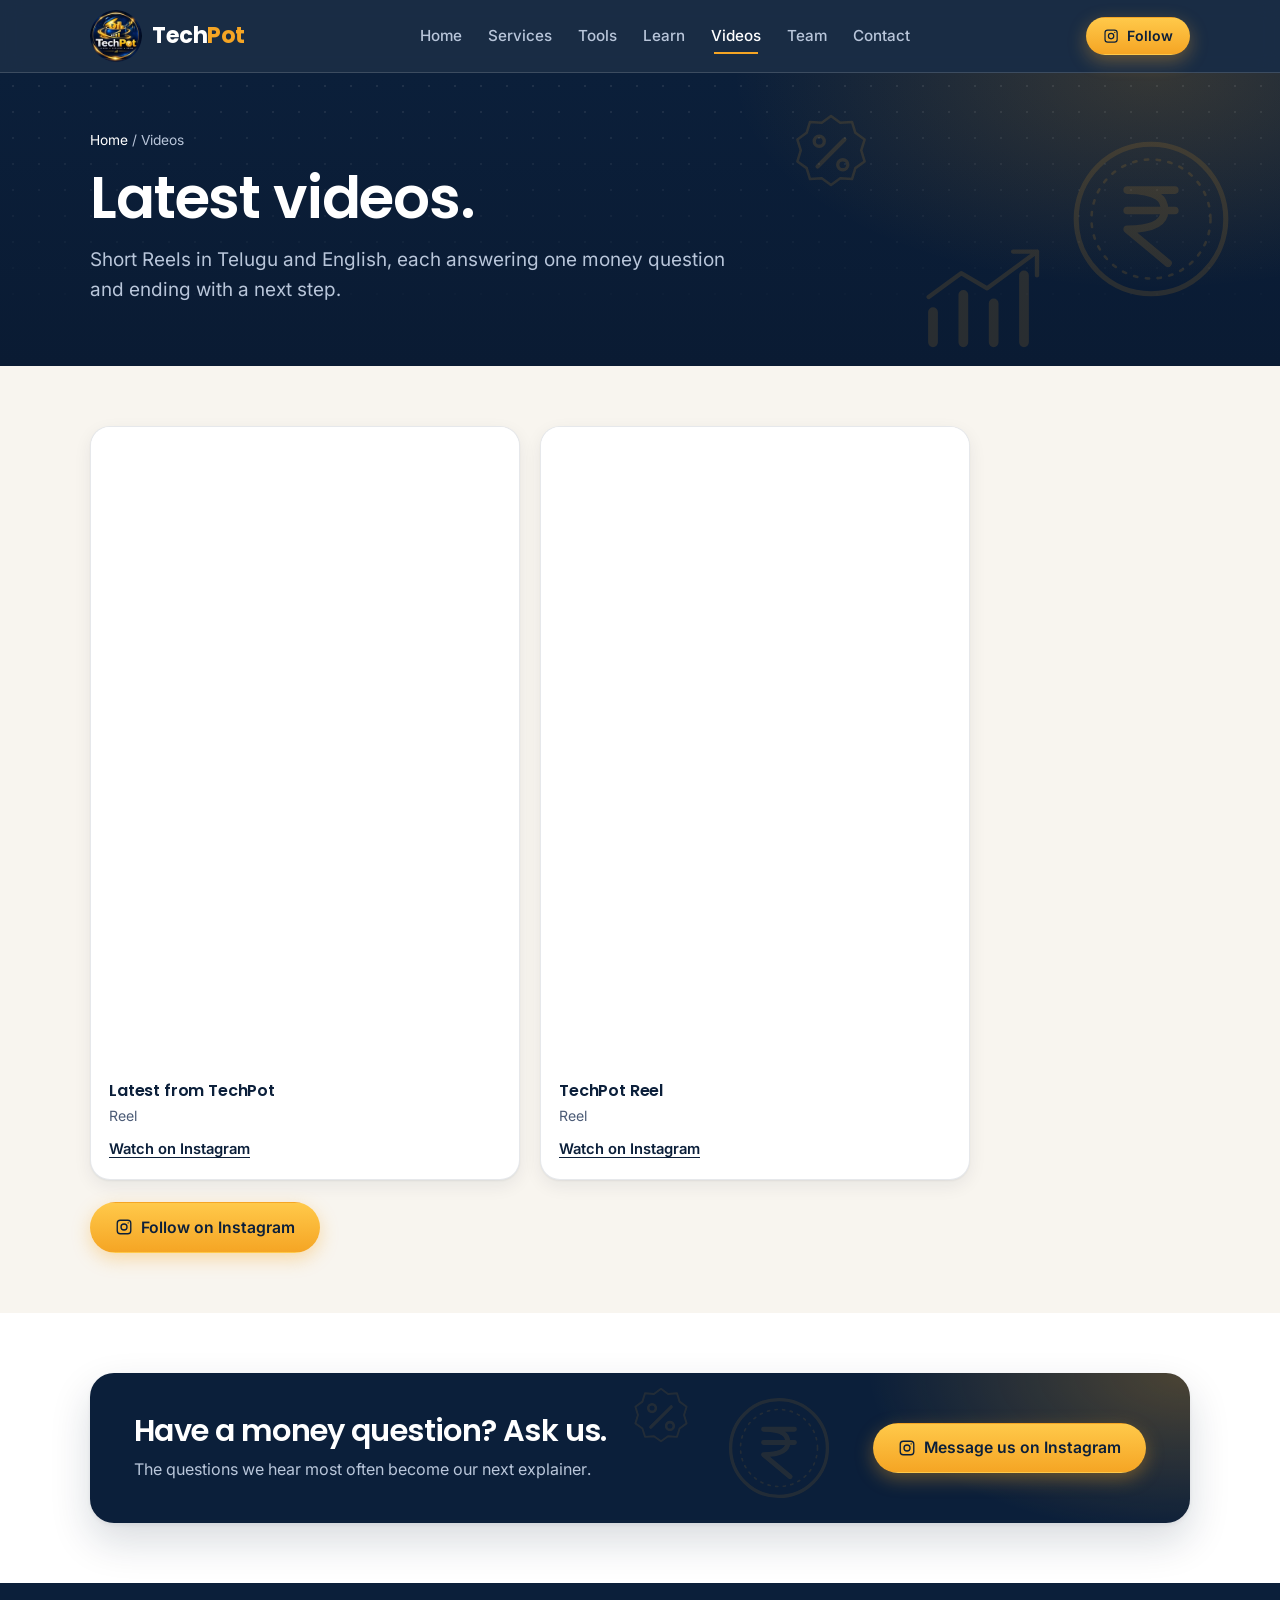
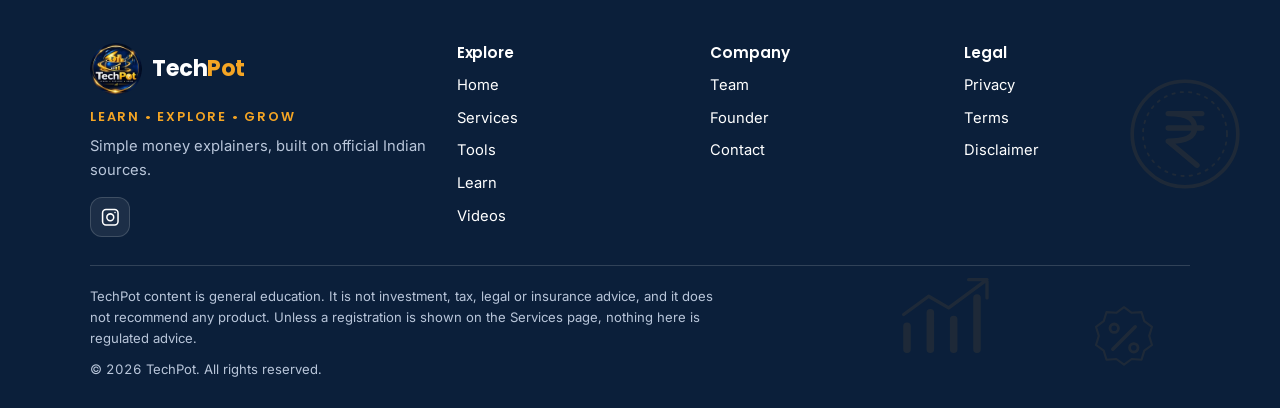
<file: videos.html>
<!DOCTYPE html>
<html lang="en">
<head>
<meta charset="utf-8">
<meta name="viewport" content="width=device-width, initial-scale=1, viewport-fit=cover">
<title>Finance Reels in Telugu and English | TechPot</title>
<meta name="description" content="Watch short TechPot Reels in Telugu and English on banking, insurance, tax and investing. Each one answers a single money question from official sources.">
<meta name="theme-color" content="#0B1F3A">
<script>document.documentElement.className+=" js"</script>

<meta property="og:title" content="Finance Reels in Telugu and English | TechPot">
<meta property="og:description" content="Watch short TechPot Reels in Telugu and English on banking, insurance, tax and investing. Each one answers a single money question from official sources.">
<meta property="og:type" content="website">
<meta property="og:site_name" content="TechPot">
<meta property="og:url" content="https://techpot.in/videos.html">
<meta property="og:image" content="https://techpot.in/assets/img/og.png">
<meta name="twitter:card" content="summary_large_image">
<meta name="twitter:title" content="Finance Reels in Telugu and English | TechPot">
<meta name="twitter:description" content="Watch short TechPot Reels in Telugu and English on banking, insurance, tax and investing. Each one answers a single money question from official sources.">
<link rel="canonical" href="https://techpot.in/videos.html">
<link rel="icon" type="image/png" sizes="32x32" href="assets/img/favicon-32.png">
<link rel="icon" type="image/png" sizes="192x192" href="assets/img/favicon-192.png">
<link rel="apple-touch-icon" href="assets/img/apple-touch-icon.png">
<link rel="preload" href="assets/fonts/poppins-latin-600-normal.woff2" as="font" type="font/woff2" crossorigin>
<link rel="preload" href="assets/fonts/inter-latin-wght-normal.woff2" as="font" type="font/woff2" crossorigin>
<link rel="stylesheet" href="style.css">

</head>
<body>
<svg width="0" height="0" style="position:absolute" aria-hidden="true"><defs><symbol id="i-home" viewBox="0 0 24 24"><path d="M3 11l9-8 9 8M5 10v10h5v-6h4v6h5V10"/></symbol><symbol id="i-bank" viewBox="0 0 24 24"><path d="M3 10l9-6 9 6M5 10v8M9.5 10v8M14.5 10v8M19 10v8M3 20h18"/></symbol><symbol id="i-shield" viewBox="0 0 24 24"><path d="M12 3l8 3v6c0 5-3.5 8-8 9-4.5-1-8-4-8-9V6zM8.5 12l2.5 2.5 4.5-5"/></symbol><symbol id="i-receipt" viewBox="0 0 24 24"><path d="M6 3h12v18l-3-2-3 2-3-2-3 2zM9 8h6M9 12h6"/></symbol><symbol id="i-chart" viewBox="0 0 24 24"><path d="M3 20h18M6 16l4-5 3 3 5-7M15 7h3v3"/></symbol><symbol id="i-doc" viewBox="0 0 24 24"><path d="M7 3h8l4 4v14H7zM15 3v4h4M10 12h6M10 16h6"/></symbol><symbol id="i-store" viewBox="0 0 24 24"><path d="M4 9l1.5-5h13L20 9M4 9v11h16V9M4 9c0 1.7 1.3 3 3 3s3-1.3 3-3c0 1.7 1.3 3 3 3s3-1.3 3-3c0 1.7 1.3 3 3 3M10 20v-5h4v5"/></symbol><symbol id="i-chip" viewBox="0 0 24 24"><path d="M8 8h8v8H8zM10 3v3M14 3v3M10 18v3M14 18v3M3 10h3M3 14h3M18 10h3M18 14h3"/></symbol><symbol id="i-check" viewBox="0 0 24 24"><path d="M5 12l5 5L20 7"/></symbol><symbol id="i-arrow" viewBox="0 0 24 24"><path d="M5 12h14M13 6l6 6-6 6"/></symbol><symbol id="i-calc" viewBox="0 0 24 24"><path d="M6 3h12v18H6zM9 7h6M9 12h.01M12 12h.01M15 12h.01M9 16h.01M12 16h.01M15 16h.01"/></symbol><symbol id="i-rupee" viewBox="0 0 24 24"><path d="M7 5h10M7 9h10M7 5c5 0 7 2 7 4s-2 4-7 4l7 6"/></symbol><symbol id="i-award" viewBox="0 0 24 24"><path d="M12 14a5 5 0 100-10 5 5 0 000 10zM8.5 13.5L7 21l5-3 5 3-1.5-7.5"/></symbol><symbol id="i-pin" viewBox="0 0 24 24"><path d="M12 21s7-6 7-11a7 7 0 10-14 0c0 5 7 11 7 11zM12 12a2 2 0 100-4 2 2 0 000 4z"/></symbol><symbol id="i-lock" viewBox="0 0 24 24"><path d="M6 11h12v10H6zM8 11V8a4 4 0 018 0v3"/></symbol><symbol id="i-search" viewBox="0 0 24 24"><path d="M11 18a7 7 0 100-14 7 7 0 000 14zM21 21l-5-5"/></symbol><symbol id="i-users" viewBox="0 0 24 24"><path d="M9 11a3.5 3.5 0 100-7 3.5 3.5 0 000 7zM2.5 20c0-3.5 3-6 6.5-6s6.5 2.5 6.5 6M16 4.5a3.5 3.5 0 010 6.5M18 14.5c2 .7 3.5 2.5 3.5 5.5"/></symbol><symbol id="i-grid" viewBox="0 0 24 24"><path d="M4 4h7v7H4zM13 4h7v7h-7zM4 13h7v7H4zM13 13h7v7h-7z"/></symbol><symbol id="i-book" viewBox="0 0 24 24"><path d="M4 5a2 2 0 012-2h13v16H6a2 2 0 00-2 2zM4 19V5M8 7h7"/></symbol><symbol id="i-user" viewBox="0 0 24 24"><path d="M12 12a4 4 0 100-8 4 4 0 000 8zM4 21c0-4 3.5-7 8-7s8 3 8 7"/></symbol><symbol id="i-insta" viewBox="0 0 24 24"><path d="M7 3h10a4 4 0 014 4v10a4 4 0 01-4 4H7a4 4 0 01-4-4V7a4 4 0 014-4zM12 16a4 4 0 100-8 4 4 0 000 8zM17.5 6.5h.01"/></symbol><symbol id="i-mail" viewBox="0 0 24 24"><path d="M3 6h18v12H3zM3 7l9 6 9-6"/></symbol><symbol id="i-zoom" viewBox="0 0 24 24"><path d="M11 18a7 7 0 100-14 7 7 0 000 14zM21 21l-5-5M11 8v6M8 11h6"/></symbol><symbol id="i-info" viewBox="0 0 24 24"><path d="M12 21a9 9 0 100-18 9 9 0 000 18zM12 8v5M12 16.5h.01"/></symbol><symbol id="i-clock" viewBox="0 0 24 24"><path d="M12 21a9 9 0 100-18 9 9 0 000 18zM12 7v5l3 2"/></symbol><symbol id="i-briefcase" viewBox="0 0 24 24"><path d="M4 8h16v12H4zM9 8V5h6v3M4 13h16"/></symbol><symbol id="i-phone" viewBox="0 0 24 24"><path d="M8 3h8a1 1 0 011 1v16a1 1 0 01-1 1H8a1 1 0 01-1-1V4a1 1 0 011-1zM11 18h2"/></symbol><symbol id="i-wallet" viewBox="0 0 24 24"><path d="M3 7h15a3 3 0 013 3v8a2 2 0 01-2 2H5a2 2 0 01-2-2zM3 7V6a2 2 0 012-2h11M16 14h2"/></symbol><symbol id="i-menu" viewBox="0 0 24 24"><path d="M4 7h16M4 12h16M4 17h16"/></symbol><symbol id="i-close" viewBox="0 0 24 24"><path d="M6 6l12 12M18 6L6 18"/></symbol><symbol id="i-video" viewBox="0 0 24 24"><path d="M3 6h12v12H3zM15 10l6-3v10l-6-3"/></symbol><symbol id="i-chat" viewBox="0 0 24 24"><path d="M4 5h16v11H9l-5 4z"/></symbol><symbol id="i-flame" viewBox="0 0 24 24"><path d="M12 3c1 4 5 5 5 10a5 5 0 01-10 0c0-2 1-3 2-4 0 2 1 3 2 3 0-3-1-5 1-9z"/></symbol><symbol id="i-target" viewBox="0 0 24 24"><path d="M12 21a9 9 0 100-18 9 9 0 000 18zM12 16a4 4 0 100-8 4 4 0 000 8zM12 12h.01"/></symbol><symbol id="i-stairs" viewBox="0 0 24 24"><path d="M3 20h5v-5h5v-5h5V5h3"/></symbol><symbol id="i-heart" viewBox="0 0 24 24"><path d="M12 20s-7-4.5-7-10a4 4 0 017-2.5A4 4 0 0119 10c0 5.5-7 10-7 10z"/></symbol><symbol id="i-plus" viewBox="0 0 24 24"><path d="M12 5v14M5 12h14"/></symbol><symbol id="i-scale" viewBox="0 0 24 24"><path d="M12 4v16M6 20h12M5 7h14M5 7l-2.5 6a3 3 0 005 0zM19 7l-2.5 6a3 3 0 005 0z"/></symbol><symbol id="i-eye" viewBox="0 0 24 24"><path d="M2 12s4-7 10-7 10 7 10 7-4 7-10 7S2 12 2 12zM12 15a3 3 0 100-6 3 3 0 000 6z"/></symbol></defs></svg>
<a class="skip" href="#main">Skip to content</a>
<header class="header"><div class="wrap header__bar"><a class="logo" href="index.html" aria-label="TechPot home"><img src="assets/img/logo-round-md.webp" width="52" height="52" alt=""><span>Tech<span class="logo__pot">Pot</span></span></a><nav class="nav" aria-label="Main"><a class="nav__link" href="index.html">Home</a><a class="nav__link" href="services.html">Services</a><a class="nav__link" href="tools.html">Tools</a><a class="nav__link" href="learn.html">Learn</a><a class="nav__link" href="videos.html" aria-current="page">Videos</a><a class="nav__link" href="team.html">Team</a><a class="nav__link" href="contact.html">Contact</a></nav><div class="header__actions"><a class="btn btn--gold btn--small" href="https://instagram.com/techpot.in" target="_blank" rel="noopener"><svg class="ic " aria-hidden="true"><use href="#i-insta"/></svg> Follow</a><button class="menu-btn" type="button" aria-expanded="false" aria-controls="mobile-menu" aria-label="Open menu"><svg class="ic ic--open" aria-hidden="true"><use href="#i-menu"/></svg><svg class="ic ic--close" aria-hidden="true"><use href="#i-close"/></svg></button></div></div></header>
<div class="mmenu" id="mobile-menu" hidden><button class="mmenu__close" type="button" data-close-menu><svg class="ic " aria-hidden="true"><use href="#i-close"/></svg> Close menu</button><h2>Explore</h2><div class="mmenu__grid"><a href="index.html"><span class="tile"><svg class="ic " aria-hidden="true"><use href="#i-home"/></svg></span><span>Home<small>Start here</small></span><svg class="ic " aria-hidden="true"><use href="#i-arrow"/></svg></a><a href="services.html"><span class="tile"><svg class="ic " aria-hidden="true"><use href="#i-bank"/></svg></span><span>Services<small>What we help with</small></span><svg class="ic " aria-hidden="true"><use href="#i-arrow"/></svg></a><a href="tools.html"><span class="tile"><svg class="ic " aria-hidden="true"><use href="#i-calc"/></svg></span><span>Tools<small>Nine calculators</small></span><svg class="ic " aria-hidden="true"><use href="#i-arrow"/></svg></a><a href="learn.html"><span class="tile"><svg class="ic " aria-hidden="true"><use href="#i-book"/></svg></span><span>Learn<small>Step-by-step guides</small></span><svg class="ic " aria-hidden="true"><use href="#i-arrow"/></svg></a><a href="videos.html" aria-current="page"><span class="tile"><svg class="ic " aria-hidden="true"><use href="#i-video"/></svg></span><span>Videos<small>Latest Reels</small></span><svg class="ic " aria-hidden="true"><use href="#i-arrow"/></svg></a></div><h2>Company</h2><div class="mmenu__grid"><a href="team.html"><span class="tile"><svg class="ic " aria-hidden="true"><use href="#i-users"/></svg></span><span>Team<small>The people behind TechPot</small></span><svg class="ic " aria-hidden="true"><use href="#i-arrow"/></svg></a><a href="founder.html"><span class="tile"><svg class="ic " aria-hidden="true"><use href="#i-award"/></svg></span><span>Founder<small>Pavan Kumar Kesani</small></span><svg class="ic " aria-hidden="true"><use href="#i-arrow"/></svg></a><a href="contact.html"><span class="tile"><svg class="ic " aria-hidden="true"><use href="#i-chat"/></svg></span><span>Contact<small>Get in touch</small></span><svg class="ic " aria-hidden="true"><use href="#i-arrow"/></svg></a></div></div>
<main id="main">
<section class="intro"><div class="wrap"><p class="crumb"><a href="index.html">Home</a> / Videos</p><h1>Latest videos.</h1><p class="lead">Short Reels in Telugu and English, each answering one money question and ending with a next step.</p></div></section>
<section class="block"><div class="wrap">
<div class="vidgrid" data-videos></div><div class="card empty" data-no-videos><span class="tile tile--gold"><svg class="ic " aria-hidden="true"><use href="#i-video"/></svg></span><div><h3>Watch our Reels on Instagram</h3><p>Every new Reel is posted on @techpot.in first.</p></div><a class="btn btn--gold btn--small" href="https://instagram.com/techpot.in" target="_blank" rel="noopener"><svg class="ic " aria-hidden="true"><use href="#i-insta"/></svg> Open Instagram</a></div>
<div class="btn-row" style="margin-top:22px"><a class="btn btn--gold" href="https://instagram.com/techpot.in" target="_blank" rel="noopener"><svg class="ic " aria-hidden="true"><use href="#i-insta"/></svg> Follow on Instagram</a><a class="btn btn--ghost" data-contact="youtube" href="#" hidden><svg class="ic " aria-hidden="true"><use href="#i-video"/></svg> <span data-label>YouTube</span></a></div>
</div></section>
<section class="block cta-sec"><div class="wrap"><div class="cta"><div class="cta__text"><h2>Have a money question? Ask us.</h2>
<p>The questions we hear most often become our next explainer.</p></div>
<a class="btn btn--gold" href="https://instagram.com/techpot.in" target="_blank" rel="noopener"><svg class="ic " aria-hidden="true"><use href="#i-insta"/></svg> Message us on Instagram</a></div></div></section>
</main>
<footer class="footer"><div class="wrap">
<div class="footer__grid">
<div><a class="logo" href="index.html"><img src="assets/img/logo-round-md.webp" width="52" height="52" alt=""><span>Tech<span class="logo__pot">Pot</span></span></a>
<p class="footer__tag">Learn &bull; Explore &bull; Grow</p>
<p>Simple money explainers, built on official Indian sources.</p>
<div class="footer__social"><a href="https://instagram.com/techpot.in" target="_blank" rel="noopener" aria-label="TechPot on Instagram"><svg class="ic " aria-hidden="true"><use href="#i-insta"/></svg></a><a data-contact="email" href="#" hidden aria-label="Email"><svg class="ic " aria-hidden="true"><use href="#i-mail"/></svg></a></div></div>
<div><h3>Explore</h3><ul><li><a href="index.html">Home</a></li><li><a href="services.html">Services</a></li><li><a href="tools.html">Tools</a></li><li><a href="learn.html">Learn</a></li><li><a href="videos.html">Videos</a></li></ul></div>
<div><h3>Company</h3><ul><li><a href="team.html">Team</a></li><li><a href="founder.html">Founder</a></li><li><a href="contact.html">Contact</a></li></ul></div>
<div><h3>Legal</h3><ul><li><a href="privacy.html">Privacy</a></li><li><a href="terms.html">Terms</a></li><li><a href="disclaimer.html">Disclaimer</a></li></ul></div>
</div>
<div class="footer__base"><p class="footer__legal">TechPot content is general education. It is not investment, tax, legal or insurance advice, and it does not recommend any product. Unless a registration is shown on the Services page, nothing here is regulated advice.</p>
<p>&copy; <span id="year">2026</span> TechPot. All rights reserved.</p></div>
</div></footer>
<nav class="tabbar" aria-label="Quick navigation"><a class="tab" href="index.html"><svg class="ic " aria-hidden="true"><use href="#i-home"/></svg><span>Home</span></a><a class="tab" href="services.html"><svg class="ic " aria-hidden="true"><use href="#i-bank"/></svg><span>Services</span></a><a class="tab" href="tools.html"><svg class="ic " aria-hidden="true"><use href="#i-calc"/></svg><span>Tools</span></a><a class="tab" href="learn.html"><svg class="ic " aria-hidden="true"><use href="#i-book"/></svg><span>Learn</span></a><a class="tab" href="videos.html" aria-current="page"><svg class="ic " aria-hidden="true"><use href="#i-video"/></svg><span>Videos</span></a></nav>
<script src="site-config.js"></script>
<script src="js/main.js"></script>

</body>
</html>
</file>
<file: style.css>
/* TechPot design system v3: mobile-first, card based finance app feel.
   Brand (fixed, from the logo): navy #0B1F3A, gold #F5A524, teal #14B8A6, paper #F8F5EF. */

@font-face { font-family: "Poppins"; font-weight: 600; font-style: normal; font-display: swap; src: url("assets/fonts/poppins-latin-600-normal.woff2") format("woff2"); }
@font-face { font-family: "Poppins"; font-weight: 700; font-style: normal; font-display: swap; src: url("assets/fonts/poppins-latin-700-normal.woff2") format("woff2"); }
@font-face { font-family: "Inter"; font-weight: 100 900; font-style: normal; font-display: swap; src: url("assets/fonts/inter-latin-wght-normal.woff2") format("woff2");
  unicode-range: U+0000-00FF, U+0131, U+0152-0153, U+02BB-02BC, U+02C6, U+02DA, U+02DC, U+2000-206F, U+2074, U+20AC, U+2122, U+2191, U+2193, U+2212, U+2215, U+FEFF, U+FFFD; }
@font-face { font-family: "Inter"; font-weight: 100 900; font-style: normal; font-display: swap; src: url("assets/fonts/inter-latin-ext-wght-normal.woff2") format("woff2");
  unicode-range: U+0100-02BA, U+02BD-02C5, U+02C7-02CC, U+02CE-02D7, U+02DD-02FF, U+0304, U+0308, U+0329, U+1D00-1DBF, U+1E00-1E9F, U+1EF2-1EFF, U+2020, U+20A0-20AB, U+20AD-20C0, U+2113, U+2C60-2C7F, U+A720-A7FF; }
@font-face { font-family: "Noto Sans Telugu"; font-weight: 400; font-style: normal; font-display: swap; src: url("assets/fonts/noto-sans-telugu-telugu-400-normal.woff2") format("woff2"); unicode-range: U+0951-0952, U+0964-0965, U+0C00-0C7F, U+1CDA, U+200C-200D, U+25CC; }
@font-face { font-family: "Noto Sans Telugu"; font-weight: 600; font-style: normal; font-display: swap; src: url("assets/fonts/noto-sans-telugu-telugu-600-normal.woff2") format("woff2"); unicode-range: U+0951-0952, U+0964-0965, U+0C00-0C7F, U+1CDA, U+200C-200D, U+25CC; }

:root {
  --navy: #0B1F3A; --navy-2: #12294A; --navy-3: #1B3A66; --blue: #0F3A8A;
  --gold: #F5A524; --gold-2: #FFC94A; --gold-ink: #7A4E00;
  --teal: #14B8A6; --teal-ink: #0B7A6F;
  --paper: #F8F5EF; --card: #fff;
  --text: #0B1F3A; --muted: #4B5B76; --muted-on-navy: #B9C6DA;
  --line: rgba(11,31,58,.10); --line-strong: rgba(11,31,58,.18); --line-navy: rgba(248,245,239,.16);
  --r: 20px; --r-sm: 14px;
  --sh: 0 1px 2px rgba(11,31,58,.06), 0 6px 18px rgba(11,31,58,.07);
  --sh-lg: 0 2px 4px rgba(11,31,58,.06), 0 18px 40px rgba(11,31,58,.16);
  --head: "Poppins", "Noto Sans Telugu", "Inter", system-ui, sans-serif;
  --body: "Inter", "Noto Sans Telugu", system-ui, -apple-system, "Segoe UI", sans-serif;
  --maxw: 1180px; --gutter: clamp(16px, 4vw, 40px);
  --tab-h: 68px; --sec: clamp(44px, 5.5vw, 60px);
}
*, *::before, *::after { box-sizing: border-box; }
html { scroll-behavior: smooth; -webkit-text-size-adjust: 100%; overflow-x: clip; }
body { margin: 0; background: var(--paper); color: var(--text); font-family: var(--body); font-size: 1rem; line-height: 1.6; font-feature-settings: "tnum" 1, "cv11" 1; -webkit-font-smoothing: antialiased; overflow-x: clip; }
img, svg { max-width: 100%; }
img { display: block; }
a { color: inherit; text-decoration-thickness: 1px; text-underline-offset: 3px; }
:focus-visible { outline: 3px solid var(--gold); outline-offset: 3px; border-radius: 6px; }
[hidden] { display: none !important; }
.skip { position: absolute; left: -999px; top: 8px; background: var(--gold); color: var(--navy); padding: 10px 16px; font-weight: 600; z-index: 200; border-radius: 8px; }
.skip:focus { left: 8px; }
.wrap { max-width: var(--maxw); margin: 0 auto; padding: 0 var(--gutter); }
.ic { width: 1.4em; height: 1.4em; flex: none; fill: none; stroke: currentColor; stroke-width: 1.8; stroke-linecap: round; stroke-linejoin: round; }

h1, h2, h3 { font-family: var(--head); font-weight: 600; letter-spacing: -.02em; line-height: 1.15; margin: 0; }
h1 { font-size: clamp(2rem, 6.4vw, 3.6rem); }
h2 { font-size: clamp(1.55rem, 4vw, 2.3rem); }
h3 { font-size: 1.08rem; letter-spacing: -.01em; line-height: 1.3; }
p { margin: 0 0 1em; }
.lead { font-size: clamp(1.02rem, 2.6vw, 1.18rem); line-height: 1.6; }
.muted { color: var(--muted); }

/* ---------- Header + tab bar ---------- */
.header { background: rgba(11,31,58,.94); backdrop-filter: blur(10px); -webkit-backdrop-filter: blur(10px); color: #fff; position: sticky; top: 0; z-index: 60; border-bottom: 1px solid var(--line-navy); }
.header__bar { display: flex; align-items: center; justify-content: space-between; gap: 16px; min-height: 68px; }
.logo { display: inline-flex; align-items: center; gap: 10px; text-decoration: none; color: #fff; font-family: var(--head); font-weight: 700; font-size: 1.4rem; letter-spacing: -.02em; }
.logo img { width: 52px; height: 52px; border-radius: 50%; transition: transform .4s cubic-bezier(.3,.7,.2,1); }
.logo__pot { color: var(--gold); }
@media (hover:hover) { .logo:hover img { transform: rotate(-8deg) scale(1.08); } }
.nav { display: none; align-items: center; gap: 4px; }
.nav__link { position: relative; color: var(--muted-on-navy); text-decoration: none; padding: 10px 14px; font-size: .95rem; font-weight: 500; }
.nav__link::after { content: ""; position: absolute; left: 14px; right: 14px; bottom: 4px; height: 2px; background: var(--gold); transform: scaleX(0); transform-origin: left; transition: transform .25s; }
.nav__link:hover { color: #fff; }
.nav__link:hover::after, .nav__link[aria-current="page"]::after { transform: scaleX(1); }
.nav__link[aria-current="page"] { color: #fff; }

.tabbar { position: fixed; left: 0; right: 0; bottom: 0; z-index: 70; display: grid; grid-template-columns: repeat(5, 1fr); height: calc(var(--tab-h) + env(safe-area-inset-bottom)); padding-bottom: env(safe-area-inset-bottom); background: rgba(11,31,58,.97); backdrop-filter: blur(12px); -webkit-backdrop-filter: blur(12px); border-top: 1px solid var(--line-navy); }
.tab { display: flex; flex-direction: column; align-items: center; justify-content: center; gap: 3px; text-decoration: none; color: var(--muted-on-navy); font-size: .7rem; font-weight: 500; position: relative; -webkit-tap-highlight-color: transparent; }
.tab .ic { width: 23px; height: 23px; }
.tab[aria-current="page"] { color: var(--gold); }
.tab[aria-current="page"]::before { content: ""; position: absolute; top: 0; width: 28px; height: 3px; border-radius: 0 0 4px 4px; background: var(--gold); }
body { padding-bottom: calc(var(--tab-h) + env(safe-area-inset-bottom)); }

@media (min-width: 900px) {
  .nav { display: flex; }
  .tabbar { display: none; }
  body { padding-bottom: 0; }
  .header__bar { min-height: 72px; }
}
.header .btn { display: none; }
@media (min-width: 560px) { .header .btn { display: inline-flex; } }
@media (max-width: 899px) { .header .nav { display: none; } .header .btn { display: inline-flex; padding: 9px 14px; font-size: .84rem; } }

/* ---------- Buttons ---------- */
.btn { position: relative; overflow: hidden; display: inline-flex; align-items: center; justify-content: center; gap: 8px; font-family: var(--body); font-weight: 600; font-size: .98rem; line-height: 1; text-decoration: none; padding: 15px 24px; border-radius: 999px; border: 1.5px solid transparent; cursor: pointer; transition: transform .2s, box-shadow .2s, background .2s, border-color .2s; -webkit-tap-highlight-color: transparent; }
.btn .ic { width: 1.15em; height: 1.15em; transition: transform .2s; }
.btn--gold { background: linear-gradient(180deg, var(--gold-2), var(--gold)); color: var(--navy); box-shadow: 0 6px 18px rgba(245,165,36,.35); }
.btn--line { border-color: rgba(248,245,239,.4); color: #fff; }
.btn--navy { background: var(--navy); color: #fff; }
.btn--small { padding: 10px 16px; font-size: .88rem; }
.btn::after { content: ""; position: absolute; inset: 0; background: linear-gradient(105deg, transparent 30%, rgba(255,255,255,.45) 50%, transparent 70%); transform: translateX(-120%); }
@media (hover:hover) {
  .btn:hover { transform: translateY(-2px); }
  .btn--gold:hover { box-shadow: 0 10px 26px rgba(245,165,36,.5); }
  .btn--line:hover { border-color: var(--gold); background: rgba(245,165,36,.1); }
  .btn--navy:hover { background: var(--navy-3); }
  .btn:hover .ic { transform: translateX(3px); }
  .btn--gold:hover::after { transform: translateX(120%); transition: transform .7s; }
}
.btn-row { display: flex; flex-wrap: wrap; gap: 12px; }

/* ---------- Cards ---------- */
.card { background: var(--card); border: 1px solid var(--line); border-radius: var(--r); box-shadow: var(--sh); transition: transform .25s cubic-bezier(.3,.7,.2,1), box-shadow .25s, border-color .25s; }
a.card, .card--hover { text-decoration: none; display: block; }
@media (hover:hover) { a.card:hover, .card--hover:hover { transform: translateY(-6px); box-shadow: var(--sh-lg); border-color: rgba(245,165,36,.7); } }
.tile { width: 48px; height: 48px; border-radius: 14px; display: grid; place-items: center; background: rgba(11,31,58,.07); color: var(--navy); transition: background .25s, color .25s, transform .25s; }
.tile .ic { width: 24px; height: 24px; }
.tile--gold { background: rgba(245,165,36,.18); color: var(--gold-ink); }
.tile--teal { background: rgba(20,184,166,.15); color: var(--teal-ink); }
@media (hover:hover) { a.card:hover .tile, .card--hover:hover .tile { background: var(--gold); color: var(--navy); transform: rotate(-6deg) scale(1.06); } }
.pill { display: inline-flex; align-items: center; gap: 6px; font-size: .78rem; font-weight: 600; padding: 5px 11px; border-radius: 999px; background: rgba(245,165,36,.18); color: var(--gold-ink); }
.pill--live { background: rgba(20,184,166,.16); color: var(--teal-ink); }
.pill--navy { background: rgba(255,255,255,.1); color: #fff; border: 1px solid var(--line-navy); }
.pill::before { content: ""; width: 7px; height: 7px; border-radius: 50%; background: currentColor; }
.pill--nodot::before { display: none; }
.more { display: inline-flex; align-items: center; gap: 6px; font-weight: 600; font-size: .92rem; color: var(--navy); }
.more .ic { width: 1.1em; height: 1.1em; transition: transform .2s; }
@media (hover:hover) { a.card:hover .more .ic { transform: translateX(5px); } }

/* ---------- Sections ---------- */
.block { padding: var(--sec) 0; }
.block--navy { background: var(--navy); color: #fff; position: relative; overflow: hidden; }
.block--white { background: #fff; }
.head { margin-bottom: clamp(22px, 4vw, 42px); }
.head h2 { max-width: 22ch; }
.head p { margin-top: 12px; max-width: 58ch; }
.block--navy .muted, .block--navy .head p { color: var(--muted-on-navy); }

/* ---------- Hero ---------- */
.hero { position: relative; overflow: hidden; color: #fff; background: radial-gradient(900px 480px at 85% 0%, rgba(245,165,36,.20), transparent 60%), radial-gradient(700px 500px at 0% 100%, rgba(15,58,138,.55), transparent 65%), linear-gradient(180deg, #0B1F3A, #081830); padding: clamp(28px, 6vw, 72px) 0 44px; }
.hero::before { content: ""; position: absolute; inset: 0; background-image: radial-gradient(rgba(248,245,239,.10) 1px, transparent 1.4px); background-size: 26px 26px; mask-image: linear-gradient(180deg, #000, transparent 85%); -webkit-mask-image: linear-gradient(180deg, #000, transparent 85%); pointer-events: none; }
.hero__grid { position: relative; display: grid; gap: clamp(28px, 5vw, 64px); align-items: center; }
.hero h1 { max-width: 16ch; margin-top: 16px; }
.hero .lead { margin-top: 18px; color: var(--muted-on-navy); max-width: 52ch; }
.hero .btn-row { margin-top: 26px; }
.hero .btn-row .btn { flex: 1 1 auto; }
.chips { display: flex; flex-wrap: wrap; gap: 8px; margin-top: 22px; }
.motto { margin-top: 24px; font-size: .92rem; color: var(--muted-on-navy); }
.motto span { display: block; }
@media (min-width: 900px) { .hero__grid { grid-template-columns: 1.1fr .9fr; } .hero .btn-row .btn { flex: none; } }

/* app card in hero */
.appcard { position: relative; background: #fff; color: var(--navy); border-radius: 24px; padding: 20px; box-shadow: 0 30px 60px rgba(0,0,0,.35); }
.appcard::before { content: ""; position: absolute; inset: -2px; border-radius: 26px; background: linear-gradient(135deg, var(--gold-2), transparent 40%, var(--teal) 100%); z-index: -1; }
.appcard__top { display: flex; align-items: center; justify-content: space-between; gap: 10px; margin-bottom: 8px; }
.appcard__title { font-family: var(--head); font-weight: 600; font-size: 1.05rem; line-height: 1.25; }
.todo { display: grid; grid-template-columns: 38px 1fr; gap: 12px; padding: 13px 0; border-top: 1px solid var(--line); align-items: start; }
.todo__tick { width: 34px; height: 34px; border-radius: 50%; background: rgba(20,184,166,.14); display: grid; place-items: center; }
.todo__tick svg { width: 20px; height: 20px; }
.todo__tick path { fill: none; stroke: var(--teal-ink); stroke-width: 3; stroke-linecap: round; stroke-linejoin: round; stroke-dasharray: 26; stroke-dashoffset: 26; animation: draw .5s cubic-bezier(.3,.6,.2,1) forwards; animation-delay: var(--d, 0s); }
.todo strong { display: block; font-size: .97rem; line-height: 1.35; }
.todo span { display: block; font-size: .85rem; color: var(--muted); line-height: 1.45; margin-top: 2px; }
.appcard__total { display: flex; justify-content: space-between; align-items: center; gap: 12px; margin-top: 4px; padding: 14px 16px; border-radius: 14px; background: var(--navy); color: #fff; }
.appcard__total small { color: var(--muted-on-navy); font-size: .82rem; line-height: 1.3; max-width: 22ch; }
.appcard__total b { font-family: var(--head); font-size: 1.8rem; color: var(--gold); border-bottom: 3px double var(--gold); line-height: 1.2; }
.appcard__src { font-size: .8rem; color: var(--muted); margin: 12px 2px 0; }
@keyframes draw { to { stroke-dashoffset: 0; } }

/* sources strip */
.strip { background: var(--navy-2); color: var(--muted-on-navy); border-top: 1px solid var(--line-navy); }
.strip__row { display: flex; align-items: center; gap: 10px; overflow-x: auto; padding: 14px 0; scrollbar-width: none; }
.strip__row::-webkit-scrollbar { display: none; }
.strip__row strong { color: #fff; font-size: .85rem; flex: none; margin-right: 6px; }
.strip__row span { flex: none; font-size: .85rem; padding: 6px 14px; border-radius: 999px; border: 1px solid var(--line-navy); transition: border-color .2s, color .2s; }
@media (hover:hover) { .strip__row span:hover { border-color: var(--gold); color: #fff; } }

/* quick actions */
.quick { display: grid; grid-template-columns: repeat(2, 1fr); gap: 12px; margin-top: -26px; position: relative; z-index: 2; }
.quick .card { padding: 16px; display: flex; flex-direction: column; gap: 12px; }
.quick strong { font-family: var(--head); font-size: .98rem; line-height: 1.25; }
.quick small { color: var(--muted); font-size: .82rem; line-height: 1.4; display: block; margin-top: 3px; }
@media (min-width: 760px) { .quick { grid-template-columns: repeat(4, 1fr); gap: 18px; margin-top: -44px; } .quick .card { padding: 22px; } }

/* services cards */
.cards { display: grid; gap: 16px; }
@media (min-width: 640px) { .cards--3 { grid-template-columns: repeat(2, 1fr); } }
@media (min-width: 980px) { .cards--3 { grid-template-columns: repeat(3, 1fr); gap: 22px; } .cards--2 { grid-template-columns: repeat(2, 1fr); } .cards--4 { grid-template-columns: repeat(4, 1fr); } }
@media (max-width: 639px) {
  .scroller { display: flex; gap: 14px; overflow-x: auto; scroll-snap-type: x mandatory; margin: 0 calc(var(--gutter) * -1); padding: 4px var(--gutter) 18px; scrollbar-width: none; }
  .scroller::-webkit-scrollbar { display: none; }
  .scroller > * { flex: 0 0 82%; scroll-snap-align: center; }
}
.svc { overflow: hidden; display: flex; flex-direction: column; }
.svc__art { position: relative; aspect-ratio: 16 / 9; overflow: hidden; background: var(--navy); }
.svc__art svg { width: 100%; height: 100%; display: block; transition: transform .6s cubic-bezier(.3,.7,.2,1); }
@media (hover:hover) { .svc:hover .svc__art svg { transform: scale(1.07); } }
.svc__art .pill { position: absolute; left: 12px; top: 12px; }
.svc__body { padding: 18px 18px 20px; display: flex; flex-direction: column; gap: 8px; flex: 1; }
.svc__row { display: flex; align-items: center; gap: 12px; }
.svc__body p { color: var(--muted); font-size: .94rem; margin: 0; flex: 1; }
.svc__body .more { margin-top: 6px; }

/* founder */
.founder { position: relative; display: grid; gap: clamp(26px, 5vw, 64px); align-items: center; }
@media (min-width: 820px) { .founder { grid-template-columns: .8fr 1.2fr; } }
.photo { position: relative; max-width: 420px; width: 100%; margin: 0 auto; }
.photo::before { content: ""; position: absolute; inset: 14px -14px -14px 14px; border-radius: 28px; border: 2px solid var(--gold); opacity: .8; transition: transform .35s; }
.photo__frame { position: relative; border-radius: 28px; overflow: hidden; aspect-ratio: 900 / 1023; background: #fff; box-shadow: 0 24px 50px rgba(0,0,0,.25); }
.photo__frame img { width: 100%; height: 100%; object-fit: cover; object-position: center top; transition: transform .6s cubic-bezier(.3,.7,.2,1); }
@media (hover:hover) { .photo:hover::before { transform: translate(6px, 6px); } .photo:hover .photo__frame img { transform: scale(1.04); } }
.photo__badge { position: absolute; left: 14px; right: 14px; bottom: 14px; display: flex; align-items: center; gap: 10px; padding: 11px 14px; border-radius: 16px; background: rgba(11,31,58,.92); backdrop-filter: blur(8px); -webkit-backdrop-filter: blur(8px); color: #fff; font-size: .82rem; line-height: 1.3; }
.photo__badge .ic { color: var(--gold); width: 26px; height: 26px; }
.photo__badge b { display: block; font-size: .92rem; }
.creds { display: grid; grid-template-columns: repeat(2, 1fr); gap: 12px; margin: 22px 0 8px; }
.cred { padding: 14px; border-radius: 16px; background: rgba(255,255,255,.07); border: 1px solid var(--line-navy); transition: background .25s, border-color .25s, transform .25s; }
.cred .ic { color: var(--gold); width: 22px; height: 22px; }
.cred b { display: block; margin-top: 8px; font-size: .95rem; line-height: 1.25; }
.cred small { color: var(--muted-on-navy); font-size: .8rem; }
@media (hover:hover) { .cred:hover { background: rgba(245,165,36,.12); border-color: var(--gold); transform: translateY(-3px); } }
.cred--light { background: #fff; border-color: var(--line); box-shadow: var(--sh); }
.cred--light small { color: var(--muted); }
.cred--light .ic { color: var(--gold-ink); }
@media (hover:hover) { .cred--light:hover { background: #fff; } }
.certthumb { display: flex; gap: 14px; align-items: center; padding: 12px; border-radius: 16px; background: #fff; color: var(--navy); text-decoration: none; margin-top: 14px; transition: transform .25s, box-shadow .25s; }
.certthumb img { width: 62px; height: auto; border-radius: 6px; border: 1px solid var(--line); flex: none; }
.certthumb b { display: block; font-size: .95rem; line-height: 1.3; }
.certthumb small { color: var(--muted); font-size: .82rem; }
.certthumb .ic { margin-left: auto; flex: none; transition: transform .2s; }
@media (hover:hover) { .certthumb:hover { transform: translateY(-3px); box-shadow: 0 14px 30px rgba(0,0,0,.25); } .certthumb:hover .ic { transform: translateX(4px); } }

/* process cards */
.how { padding: 20px; display: flex; flex-direction: column; gap: 12px; }
.how p { color: var(--muted); font-size: .93rem; margin: 0; }
.how__n { margin-left: auto; font-family: var(--head); font-weight: 600; color: var(--line-strong); font-size: 1.6rem; line-height: 1; }
.how__top { display: flex; align-items: center; }

/* pages intro (inner) */
.intro { position: relative; overflow: hidden; color: #fff; background: radial-gradient(700px 360px at 90% 0%, rgba(245,165,36,.18), transparent 60%), linear-gradient(180deg, #0B1F3A, #0A1B33); padding: clamp(28px, 5vw, 56px) 0 var(--sec); }
.intro::before { content: ""; position: absolute; inset: 0; background-image: radial-gradient(rgba(248,245,239,.09) 1px, transparent 1.4px); background-size: 26px 26px; mask-image: linear-gradient(180deg, #000, transparent 90%); -webkit-mask-image: linear-gradient(180deg, #000, transparent 90%); pointer-events: none; }
.intro .wrap { position: relative; }
.intro h1 { max-width: 18ch; margin-top: 14px; }
.intro p.lead { margin-top: 14px; color: var(--muted-on-navy); max-width: 54ch; margin-bottom: 0; }
.crumb { font-size: .86rem; color: var(--muted-on-navy); }
.crumb a { text-decoration: none; color: #fff; }

/* chip nav (services) */
.chipnav { position: sticky; top: 64px; z-index: 40; background: rgba(248,245,239,.95); backdrop-filter: blur(8px); -webkit-backdrop-filter: blur(8px); border-bottom: 1px solid var(--line); }
@media (min-width: 900px) { .chipnav { top: 72px; } }
.chipnav__row { display: flex; gap: 8px; overflow-x: auto; padding: 12px 0; scrollbar-width: none; }
.chipnav__row::-webkit-scrollbar { display: none; }
.chipnav a { flex: none; display: inline-flex; align-items: center; gap: 7px; padding: 8px 14px; border-radius: 999px; background: #fff; border: 1px solid var(--line); font-size: .86rem; font-weight: 500; text-decoration: none; transition: background .2s, border-color .2s, transform .2s; }
.chipnav .ic { width: 16px; height: 16px; }
@media (hover:hover) { .chipnav a:hover { background: var(--navy); color: #fff; border-color: var(--navy); transform: translateY(-2px); } }

/* topic card (services) */
.topic { overflow: hidden; scroll-margin-top: 140px; display: grid; }
@media (min-width: 820px) { .topic { grid-template-columns: .85fr 1.15fr; } .topic:nth-child(even) .svc__art { order: 2; } }
.topic .svc__art { aspect-ratio: 16/9; height: 100%; min-height: 200px; }
.topic__body { padding: 22px 20px 24px; display: flex; flex-direction: column; gap: 12px; }
@media (min-width: 820px) { .topic__body { padding: 32px; } .topic .svc__art { aspect-ratio: auto; } }
.topic h2 { font-size: clamp(1.35rem, 3vw, 1.8rem); }
.ticks { list-style: none; padding: 0; margin: 0; display: grid; gap: 9px; }
.ticks li { display: grid; grid-template-columns: 22px 1fr; gap: 10px; font-size: .95rem; }
.ticks .ic { width: 20px; height: 20px; color: var(--teal-ink); margin-top: 2px; }
.note { display: grid; grid-template-columns: 26px 1fr; gap: 10px; padding: 14px 16px; border-radius: 14px; background: rgba(245,165,36,.14); border: 1px solid rgba(245,165,36,.4); font-size: .9rem; }
.note .ic { color: var(--gold-ink); }
.note b { display: block; margin-bottom: 2px; }
.note--teal { background: rgba(20,184,166,.10); border-color: rgba(20,184,166,.35); }
.note--teal .ic { color: var(--teal-ink); }
.stack { display: grid; gap: 18px; }

/* FAQ */
.faq { display: grid; gap: 10px; }
.faq details { background: #fff; border: 1px solid var(--line); border-radius: 16px; box-shadow: var(--sh); transition: border-color .2s, box-shadow .2s; }
@media (hover:hover) { .faq details:hover { border-color: rgba(245,165,36,.7); } }
.faq summary { cursor: pointer; list-style: none; padding: 17px 52px 17px 18px; font-family: var(--head); font-weight: 600; font-size: .98rem; position: relative; letter-spacing: -.01em; }
.faq summary::-webkit-details-marker { display: none; }
.faq summary::after { content: "+"; position: absolute; right: 16px; top: 50%; width: 28px; height: 28px; margin-top: -14px; border-radius: 50%; background: rgba(11,31,58,.07); display: grid; place-items: center; font-size: 1.2rem; font-weight: 400; transition: transform .25s, background .2s; line-height: 28px; text-align: center; }
.faq details[open] summary::after { transform: rotate(45deg); background: var(--gold); }
.faq details p { padding: 0 18px 18px; margin: 0; color: var(--muted); max-width: 64ch; font-size: .95rem; }
.block--navy .faq details { background: rgba(255,255,255,.06); border-color: var(--line-navy); box-shadow: none; }
.block--navy .faq details p { color: var(--muted-on-navy); }

/* learn: timeline */
.timeline { display: grid; gap: 14px; counter-reset: t; position: relative; }
.stepc { display: grid; grid-template-columns: 34px 1fr; gap: 14px; padding: 16px 18px; align-items: start; }
.stepc__n { width: 34px; height: 34px; border-radius: 10px; background: var(--navy); color: var(--gold); display: grid; place-items: center; font-family: var(--head); font-weight: 600; font-size: .95rem; transition: background .25s, color .25s, transform .25s; }
@media (hover:hover) { .stepc:hover .stepc__n { background: var(--gold); color: var(--navy); transform: rotate(-6deg); } }
.stepc p { color: var(--muted); font-size: .94rem; margin: 4px 0 0; }
.stepc h3 { margin-top: 2px; }
.checklist { list-style: none; padding: 0; margin: 0; display: grid; gap: 10px; }
.checklist li { display: grid; grid-template-columns: 26px 1fr; gap: 10px; align-items: start; }
.checklist .ic { color: var(--teal-ink); }

/* calculators */
.tools-grid { display: grid; gap: 18px; align-items: start; }
@media (min-width: 900px) { .tools-grid { grid-template-columns: repeat(3, 1fr); } }
.calc { background: #fff; border: 1px solid var(--line); border-radius: var(--r); box-shadow: var(--sh); overflow: hidden; transition: box-shadow .25s, border-color .25s; }
@media (hover:hover) { .calc:hover { box-shadow: var(--sh-lg); border-color: rgba(245,165,36,.7); } }
.calc__head { padding: 18px 20px 14px; display: flex; gap: 12px; align-items: center; background: linear-gradient(135deg, #0B1F3A, #12294A); color: #fff; }
.calc__head .tile { background: rgba(245,165,36,.2); color: var(--gold); }
.calc__head h3 { font-size: 1.08rem; }
.calc__head p { margin: 2px 0 0; font-size: .82rem; color: var(--muted-on-navy); line-height: 1.4; }
.calc__body { padding: 6px 20px 0; }
.field { padding: 14px 0; border-bottom: 1px solid var(--line); }
.field__row { display: flex; align-items: center; justify-content: space-between; gap: 12px; }
.field label { font-size: .92rem; font-weight: 500; }
.field__box { display: inline-flex; align-items: center; gap: 4px; background: var(--paper); border: 1.5px solid var(--line-strong); border-radius: 10px; padding: 4px 10px; transition: border-color .2s, box-shadow .2s; }
.field__box:focus-within { border-color: var(--gold); box-shadow: 0 0 0 3px rgba(245,165,36,.25); }
.field__box input { width: 8ch; border: 0; background: transparent; font: inherit; font-weight: 600; font-size: 1.02rem; text-align: right; color: var(--navy); padding: 4px 0; font-variant-numeric: tabular-nums; -moz-appearance: textfield; }
.field__box input:focus-visible { outline: none; }
.field__box input::-webkit-outer-spin-button, .field__box input::-webkit-inner-spin-button { -webkit-appearance: none; margin: 0; }
.field__unit { font-size: .85rem; color: var(--muted); }
.field input[type="range"] { width: 100%; margin: 14px 0 0; accent-color: var(--gold); height: 24px; }
.calc__out { padding: 10px 20px 8px; }
.line { display: flex; align-items: baseline; gap: 10px; padding: 8px 0; font-size: .94rem; }
.line::after { content: ""; order: 1; flex: 1; border-bottom: 1px dotted rgba(11,31,58,.4); transform: translateY(-4px); }
.line > span:first-child { order: 0; color: var(--muted); }
.line > b { order: 2; font-weight: 600; font-variant-numeric: tabular-nums; }
.line--total { margin-top: 8px; padding: 14px 16px; border-radius: 14px; background: var(--navy); color: #fff; }
.line--total::after { display: none; }
.line--total > span:first-child { color: var(--muted-on-navy); flex: 1; }
.line--total > b { font-family: var(--head); font-size: 1.45rem; color: var(--gold); letter-spacing: -.02em; }
.calc__chart { padding: 4px 16px 0; }
.calc__chart svg { width: 100%; height: auto; display: block; }
.calc__legend { display: flex; gap: 18px; font-size: .8rem; color: var(--muted); padding: 0 20px 8px; }
.calc__legend i { display: inline-block; width: 18px; height: 0; border-top: 3px solid; vertical-align: middle; margin-right: 6px; border-radius: 2px; }
.calc__foot { padding: 12px 20px 18px; font-size: .8rem; color: var(--muted); line-height: 1.5; }

/* facts */
.facts { display: grid; gap: 0; }
.facts div { display: flex; justify-content: space-between; gap: 16px; padding: 13px 0; border-top: 1px solid var(--line); }
.facts div:last-child { border-bottom: 1px solid var(--line); }
.facts dt { color: var(--muted); font-size: .92rem; }
.facts dd { margin: 0; font-weight: 600; text-align: right; font-size: .95rem; }
.facts dd small { display: block; font-weight: 400; color: var(--muted); font-size: .8rem; }

/* certificate */
.cert { background: #fff; padding: 12px; border-radius: 22px; border: 1px solid var(--line); box-shadow: var(--sh); max-width: 460px; margin: 0 auto; transition: box-shadow .25s, transform .25s; }
@media (hover:hover) { .cert:hover { box-shadow: var(--sh-lg); transform: translateY(-4px); } }
.cert button { all: unset; display: block; cursor: zoom-in; width: 100%; position: relative; border-radius: 12px; overflow: hidden; }
.cert button:focus-visible { outline: 3px solid var(--gold); outline-offset: 3px; }
.cert img { width: 100%; height: auto; }
.cert__zoom { position: absolute; right: 10px; bottom: 10px; background: var(--navy); color: #fff; border-radius: 999px; padding: 8px 14px; font-size: .8rem; font-weight: 600; display: inline-flex; gap: 6px; align-items: center; }
.cert__zoom .ic { width: 16px; height: 16px; }
.cert__cap { font-size: .82rem; color: var(--muted); margin: 10px 4px 2px; line-height: 1.5; }
dialog.lightbox { border: 0; padding: 0; background: transparent; max-width: min(94vw, 760px); max-height: 94vh; overflow: auto; border-radius: 14px; }
dialog.lightbox::backdrop { background: rgba(8,21,41,.88); }
dialog.lightbox img { width: 100%; height: auto; background: #fff; }
.lightbox__close { position: sticky; top: 8px; float: right; margin: 8px; background: var(--gold); color: var(--navy); border: 0; font: inherit; font-weight: 600; padding: 10px 18px; border-radius: 999px; cursor: pointer; z-index: 2; }

/* CTA */

/* footer */
.footer { background: var(--navy); color: var(--muted-on-navy); padding: var(--sec) 0 28px; margin-top: 0; position: relative; overflow: hidden; font-size: .92rem; }
.footer a { color: #fff; text-decoration: none; }
@media (hover:hover) { .footer a:hover { color: var(--gold); } }
.footer__grid { display: grid; gap: 28px; padding-bottom: 28px; border-bottom: 1px solid var(--line-navy); }
@media (min-width: 760px) { .footer__grid { grid-template-columns: 1.5fr 1fr 1fr; } }
.footer .logo { margin-bottom: 12px; }
.footer h3 { color: #fff; font-size: .95rem; margin-bottom: 12px; }
.footer ul { list-style: none; margin: 0; padding: 0; }
.footer li { margin-bottom: 9px; }
.footer__base { padding-top: 20px; font-size: .82rem; display: grid; gap: 10px; }
.footer__legal { max-width: 80ch; margin: 0; }
.footer__base p { margin: 0; }

.sr { position: absolute; left: -9999px; }

@media (prefers-reduced-motion: reduce) {
  html { scroll-behavior: auto; }
  *, *::before, *::after { transition-duration: .01ms !important; }
  .todo__tick path { animation: none; stroke-dashoffset: 0; }
}

.split { display: grid; gap: clamp(22px, 4vw, 56px); align-items: start; }
@media (min-width: 900px) { .split { grid-template-columns: .8fr 1.2fr; } .split--even { grid-template-columns: 1fr 1fr; } }
.tagrow { display: flex; flex-wrap: wrap; gap: 8px; }
.regnote { font-size: .93rem; color: var(--muted); max-width: 70ch; }
.regnote ul { margin: .4em 0 0; padding-left: 1.2em; }
.svc__art .pill { background: #fff; color: var(--navy); box-shadow: 0 2px 8px rgba(0,0,0,.2); }
.svc__art .pill--live { background: #fff; color: var(--teal-ink); }
.quick { margin-top: 40px !important; }

/* ===== v4 additions ===== */
.header__actions { display: flex; align-items: center; gap: 10px; }
.menu-btn { width: 44px; height: 44px; display: inline-grid; place-items: center; border-radius: 12px; border: 1px solid var(--line-navy); background: rgba(255,255,255,.06); color: #fff; cursor: pointer; transition: background .2s, border-color .2s; -webkit-tap-highlight-color: transparent; }
.menu-btn .ic { width: 24px; height: 24px; }
.menu-btn .ic--close { display: none; }
.menu-btn[aria-expanded="true"] .ic--open { display: none; }
.menu-btn[aria-expanded="true"] .ic--close { display: block; }
@media (hover:hover) { .menu-btn:hover { background: rgba(245,165,36,.18); border-color: var(--gold); } }
@media (min-width: 1000px) { .menu-btn { display: none; } .nav { display: flex; } .tabbar { display: none; } body { padding-bottom: 0; } }
@media (max-width: 999px) { .nav { display: none !important; } .tabbar { display: grid; } body { padding-bottom: calc(var(--tab-h) + env(safe-area-inset-bottom)); } }
.header .btn { display: inline-flex; }
@media (max-width: 420px) { .header .btn { padding: 9px 12px; } .logo { font-size: 1.15rem; } .logo img { width: 38px; height: 38px; } }
.nav__link { padding: 10px 11px; }

.mmenu { position: fixed; top: 64px; left: 0; right: 0; bottom: 0; z-index: 55; background: rgba(8,21,41,.98); overflow-y: auto; padding: 18px var(--gutter) calc(var(--tab-h) + 28px); }
.mmenu h2 { font-size: .8rem; font-weight: 600; letter-spacing: 0; color: var(--muted-on-navy); margin: 18px 4px 10px; font-family: var(--body); }
.mmenu h2:first-child { margin-top: 0; }
.mmenu__grid { display: grid; gap: 8px; }
.mmenu a { display: flex; align-items: center; gap: 14px; padding: 12px 14px; border-radius: 16px; background: rgba(255,255,255,.06); border: 1px solid var(--line-navy); color: #fff; text-decoration: none; font-weight: 500; transition: background .2s, border-color .2s; }
.mmenu a .tile { width: 40px; height: 40px; border-radius: 12px; background: rgba(245,165,36,.16); color: var(--gold); }
.mmenu a .tile .ic { width: 20px; height: 20px; }
.mmenu a small { display: block; color: var(--muted-on-navy); font-weight: 400; font-size: .8rem; }
.mmenu a > .ic:last-child { margin-left: auto; color: var(--muted-on-navy); width: 18px; height: 18px; }
.mmenu a[aria-current="page"] { border-color: var(--gold); background: rgba(245,165,36,.12); }
.mmenu .mmenu__legal { grid-template-columns: 1fr 1fr; }
.mmenu .mmenu__legal a { padding: 12px; font-size: .9rem; }
html.menu-open, html.menu-open body { overflow: hidden; }
@media (min-width: 1000px) { .mmenu { display: none !important; } }

/* compact service cards */
.svc-row { display: grid; grid-template-columns: 84px 1fr; gap: 14px; padding: 14px; align-items: center; }
.svc-row__art { width: 84px; height: 84px; border-radius: 16px; overflow: hidden; background: var(--navy); }
.svc-row__art svg { width: 100%; height: 100%; display: block; transition: transform .5s cubic-bezier(.3,.7,.2,1); }
@media (hover:hover) { .svc-row:hover .svc-row__art svg { transform: scale(1.12); } }
.svc-row h3 { font-size: 1rem; }
.svc-row p { color: var(--muted); font-size: .88rem; line-height: 1.45; margin: 4px 0 8px; }
.svc-row .pill { font-size: .72rem; padding: 3px 9px; }
.svc-row__meta { display: flex; align-items: center; justify-content: space-between; gap: 8px; }
.svc-row__meta .ic { width: 18px; height: 18px; transition: transform .2s; }
@media (hover:hover) { .svc-row:hover .svc-row__meta .ic { transform: translateX(5px); } }
.cards--rows { display: grid; gap: 12px; }
@media (min-width: 640px) { .cards--rows { grid-template-columns: repeat(2, 1fr); } }
@media (min-width: 1000px) { .cards--rows { grid-template-columns: repeat(3, 1fr); gap: 16px; } }

/* "how" cards: background and icon respond on hover */
.how { position: relative; overflow: hidden; }
.how h3, .how p, .how__n { transition: color .3s; }
.how .tile { transition: background .3s, color .3s, transform .35s cubic-bezier(.3,.7,.2,1); }
.how::after { content: ""; position: absolute; left: 0; bottom: 0; height: 4px; width: 100%; background: linear-gradient(90deg, var(--gold), var(--gold-2)); transform: scaleX(0); transform-origin: left; transition: transform .4s; }
@media (hover:hover) {
  .how { transition: transform .3s cubic-bezier(.3,.7,.2,1), background .3s, box-shadow .3s, border-color .3s; }
  .how:hover { transform: translateY(-6px); background: var(--navy); border-color: var(--navy); box-shadow: var(--sh-lg); }
  .how:hover h3 { color: #fff; }
  .how:hover p { color: var(--muted-on-navy); }
  .how:hover .how__n { color: rgba(255,255,255,.28); }
  .how:hover .tile { background: var(--gold); color: var(--navy); transform: translateY(-5px) rotate(-8deg) scale(1.12); }
  .how:hover::after { transform: scaleX(1); }
}
.how h3 { margin-top: 2px; }

/* videos */
.vidgrid { display: grid; gap: 14px; }
@media (min-width: 640px) { .vidgrid { grid-template-columns: repeat(2, 1fr); } }
@media (min-width: 1000px) { .vidgrid { grid-template-columns: repeat(3, 1fr); gap: 20px; } }
.vid { overflow: hidden; display: block; text-decoration: none; }
.vid__art { position: relative; aspect-ratio: 16 / 9; background: radial-gradient(300px 160px at 80% 0%, rgba(245,165,36,.35), transparent 60%), linear-gradient(135deg, #12294A, #0B1F3A); display: grid; place-items: center; overflow: hidden; }
.vid__art img { position: absolute; inset: 0; width: 100%; height: 100%; object-fit: cover; transition: transform .6s; }
.vid__play { position: relative; width: 56px; height: 56px; border-radius: 50%; background: var(--gold); color: var(--navy); display: grid; place-items: center; box-shadow: 0 8px 24px rgba(245,165,36,.45); transition: transform .3s; }
.vid__play svg { width: 24px; height: 24px; margin-left: 3px; }
@media (hover:hover) { .vid:hover .vid__play { transform: scale(1.14); } .vid:hover .vid__art img { transform: scale(1.06); } }
.vid__body { padding: 14px 16px 16px; }
.vid__body h3 { font-size: 1rem; }
.vid__body p { color: var(--muted); font-size: .86rem; margin: 4px 0 0; }
.vid--soon .vid__play { background: rgba(255,255,255,.14); color: #fff; box-shadow: none; }
.vid--soon .pill { position: absolute; left: 12px; top: 12px; background: #fff; color: var(--navy); }

/* team */
.members { display: grid; gap: 16px; grid-template-columns: repeat(auto-fit, minmax(min(100%, 270px), 1fr)); }
.member { overflow: hidden; display: flex; flex-direction: column; }
.member__photo { aspect-ratio: 1 / 1; overflow: hidden; background: #fff; }
.member__photo img { width: 100%; height: 100%; object-fit: cover; object-position: center 12%; transition: transform .6s cubic-bezier(.3,.7,.2,1); }
@media (hover:hover) { .member:hover .member__photo img { transform: scale(1.05); } }
.member__body { padding: 18px 18px 20px; display: flex; flex-direction: column; gap: 8px; flex: 1; }
.member__role { color: var(--gold-ink); font-weight: 600; font-size: .9rem; margin: 0; }
.member__body p { color: var(--muted); font-size: .92rem; margin: 0; }
.member--soon { border-style: dashed; border-width: 2px; border-color: var(--line-strong); background: transparent; box-shadow: none; justify-content: center; text-align: center; padding: 28px 20px; align-items: center; gap: 10px; min-height: 260px; }
.member--soon .tile { width: 56px; height: 56px; }
.member--soon p { color: var(--muted); font-size: .92rem; margin: 0; max-width: 28ch; }
.btn--ghost { border-color: var(--line-strong); color: var(--navy); background: #fff; }
@media (hover:hover) { .btn--ghost:hover { background: var(--navy); color: #fff; border-color: var(--navy); } }

/* contact */
.contact-grid { display: grid; gap: 14px; }
@media (min-width: 700px) { .contact-grid { grid-template-columns: repeat(3, 1fr); } }
.contact { padding: 20px; display: flex; flex-direction: column; gap: 10px; }
.contact b { font-family: var(--head); font-size: 1.05rem; }
.contact span.v { color: var(--muted); font-size: .92rem; word-break: break-word; }

/* services explorer */
.situ { display: grid; gap: 12px; grid-template-columns: repeat(2, 1fr); }
@media (min-width: 760px) { .situ { grid-template-columns: repeat(3, 1fr); gap: 16px; } }
.situ .card { padding: 16px; display: flex; flex-direction: column; gap: 12px; }
.situ b { font-family: var(--head); font-size: .98rem; line-height: 1.3; display: block; }
.situ small { color: var(--muted); font-size: .82rem; line-height: 1.4; display: block; margin-top: 4px; }
.sx { display: grid; gap: 18px; }
@media (min-width: 1000px) { .sx { grid-template-columns: 250px 1fr; gap: 32px; } }
.sx__nav { display: none; }
@media (min-width: 1000px) { .sx__nav { display: block; position: sticky; top: 96px; align-self: start; background: #fff; border: 1px solid var(--line); border-radius: var(--r); padding: 10px; box-shadow: var(--sh); } }
.sx__nav b { display: block; font-size: .8rem; color: var(--muted); padding: 8px 10px 6px; font-weight: 600; }
.sx__nav a { display: flex; align-items: center; gap: 10px; padding: 10px; border-radius: 12px; text-decoration: none; font-size: .92rem; font-weight: 500; transition: background .2s, color .2s; }
.sx__nav .ic { width: 20px; height: 20px; color: var(--gold-ink); transition: color .2s; }
@media (hover:hover) { .sx__nav a:hover { background: var(--navy); color: #fff; } .sx__nav a:hover .ic { color: var(--gold); } }
.sx__list { display: grid; gap: 16px; }
.sec { scroll-margin-top: 90px; padding: 20px; }
.sec__head { display: flex; align-items: center; gap: 14px; }
.sec__head h2 { font-size: clamp(1.25rem, 3vw, 1.6rem); flex: 1; }
.sec__thumb { width: 64px; height: 64px; border-radius: 16px; overflow: hidden; flex: none; background: var(--navy); }
.sec__thumb svg { width: 100%; height: 100%; display: block; }
.sec__lead { color: var(--muted); margin: 14px 0 0; }
.sec__cols { display: grid; gap: 16px; margin-top: 16px; }
@media (min-width: 760px) { .sec__cols { grid-template-columns: 1.15fr .85fr; } }
.sec__sub { font-family: var(--head); font-weight: 600; font-size: .92rem; margin: 0 0 10px; }
.sec__links { display: flex; flex-wrap: wrap; gap: 8px; margin-top: 16px; padding-top: 16px; border-top: 1px solid var(--line); }

/* tools picker */
.toolpick { display: grid; gap: 10px; grid-template-columns: repeat(2, 1fr); }
@media (min-width: 640px) { .toolpick { grid-template-columns: repeat(3, 1fr); } }
@media (min-width: 1000px) { .toolpick { grid-template-columns: repeat(5, 1fr); gap: 14px; } }
.toolpick a { padding: 14px; display: flex; flex-direction: column; gap: 10px; }
.toolpick b { font-family: var(--head); font-size: .94rem; line-height: 1.25; display: block; }
.toolpick small { color: var(--muted); font-size: .78rem; line-height: 1.35; display: block; margin-top: 3px; }
.toolpick a[aria-current="true"] { background: var(--navy); border-color: var(--navy); color: #fff; }
.toolpick a[aria-current="true"] small { color: var(--muted-on-navy); }
.toolpick a[aria-current="true"] .tile { background: var(--gold); color: var(--navy); }
.toolstage { max-width: 640px; margin: 22px auto 0; }
.toolstage .calc { scroll-margin-top: 90px; }
.line--sub > span:first-child { font-size: .88rem; }
.msg { margin: 8px 0 0; padding: 12px 14px; border-radius: 12px; background: rgba(245,165,36,.14); border: 1px solid rgba(245,165,36,.4); font-size: .9rem; line-height: 1.5; }
.calc__out { padding-bottom: 12px; }
.calc__foot { padding-top: 6px; }
.calc__chart { margin-top: 4px; }

/* legal pages */
.legal { display: grid; gap: 14px; max-width: 860px; }
.legal .card { padding: 20px; }
.legal h2 { font-size: 1.15rem; margin-bottom: 10px; }
.legal p, .legal li { color: var(--muted); font-size: .96rem; }
.legal ul { margin: 0 0 1em; padding-left: 1.2em; }
.legal .stamp { color: var(--muted); font-size: .88rem; }

/* about strip on home */
.about { display: grid; gap: 22px; align-items: center; }
@media (min-width: 900px) { .about { grid-template-columns: 1fr 1fr; gap: 56px; } }
.about__vals { display: grid; gap: 12px; grid-template-columns: 1fr 1fr; }
.about__vals .card { padding: 16px; }
.about__vals b { font-family: var(--head); font-size: .95rem; display: block; margin: 10px 0 2px; }
.about__vals small { color: var(--muted); font-size: .82rem; line-height: 1.4; display: block; }
@media (min-width: 760px) { .footer__grid { grid-template-columns: 1.5fr 1fr 1fr 1fr; } }
.footer__social { display: flex; gap: 10px; margin-top: 14px; }
.footer__social a { width: 40px; height: 40px; border-radius: 12px; display: grid; place-items: center; background: rgba(255,255,255,.07); border: 1px solid var(--line-navy); transition: background .2s, color .2s; }
@media (hover:hover) { .footer__social a:hover { background: var(--gold); color: var(--navy); } }
.svc-row__art, .sec__thumb { display: block; }
a.card.svc-row { display: grid; }
a.card.contact { display: flex; }

/* ===== v5 ===== */
.mmenu__close { width: 100%; display: flex; align-items: center; justify-content: center; gap: 10px; padding: 14px; margin-bottom: 6px; border-radius: 16px; border: 1px solid var(--gold); background: rgba(245,165,36,.14); color: #fff; font: inherit; font-weight: 600; cursor: pointer; }
.mmenu__close .ic { color: var(--gold); width: 20px; height: 20px; }
.empty { display: flex; align-items: center; gap: 16px; padding: 18px; flex-wrap: wrap; }
.empty h3 { font-size: 1.02rem; }
.empty p { margin: 2px 0 0; color: var(--muted); font-size: .9rem; }
.empty > div { flex: 1; min-width: 180px; }
.vidgrid:empty { display: none; }
.embed { overflow: hidden; display: flex; flex-direction: column; }
.embed__frame { background: #fff; display: flex; justify-content: center; }
.embed__frame iframe { width: 100%; max-width: 420px; height: 640px; border: 0; display: block; }
.embed__body { padding: 14px 18px 18px; display: flex; flex-direction: column; gap: 4px; }
.embed__body h3 { font-size: 1rem; }
.embed__body p { margin: 0; color: var(--muted); font-size: .88rem; }
.embed__body .more { margin-top: 6px; }
@media (min-width: 640px) { .vidgrid { grid-template-columns: repeat(2, 1fr); } }
@media (min-width: 1000px) { .vidgrid { grid-template-columns: repeat(2, 1fr); max-width: 880px; } }

/* about cards hover */
.how--b { position: relative; overflow: hidden; }
.how--b b, .how--b small { transition: color .3s; }
.how--b .tile { transition: background .3s, color .3s, transform .35s cubic-bezier(.3,.7,.2,1); }
@media (hover:hover) {
  .how--b:hover b { color: #fff; }
  .how--b:hover small { color: var(--muted-on-navy); }
}

/* services polish */
.sx__nav a[aria-current="true"] { background: var(--navy); color: #fff; }
.sx__nav a[aria-current="true"] .ic { color: var(--gold); }
.sec { transition: transform .25s cubic-bezier(.3,.7,.2,1), box-shadow .25s, border-color .25s; position: relative; }
.sec::before { content: ""; position: absolute; left: 0; top: 18px; bottom: 18px; width: 4px; border-radius: 0 4px 4px 0; background: var(--gold); transform: scaleY(0); transition: transform .3s; }
@media (hover:hover) { .sec:hover { box-shadow: var(--sh-lg); border-color: rgba(245,165,36,.6); } .sec:hover::before { transform: scaleY(1); } .sec:hover .sec__thumb svg { transform: scale(1.12); } }
.sec__thumb svg { transition: transform .5s cubic-bezier(.3,.7,.2,1); }
.sec:target { border-color: var(--gold); box-shadow: 0 0 0 3px rgba(245,165,36,.35), var(--sh-lg); }
.sec:target::before { transform: scaleY(1); }

/* ---- closing call to action: one line, one button ---- */
.cta-sec { background: #fff; padding: var(--sec) 0; }
.block--white + .cta-sec { background: var(--paper); }
.cta { position: relative; overflow: hidden; display: grid; gap: 18px; align-items: center; justify-items: start; background: radial-gradient(520px 260px at 100% 0%, rgba(245,165,36,.28), transparent 62%), var(--navy); color: #fff; border-radius: 24px; padding: clamp(24px, 4vw, 40px) clamp(22px, 4vw, 44px); box-shadow: var(--sh-lg); }
.cta h2 { font-size: clamp(1.05rem, 4.7vw, 1.9rem); line-height: 1.2; max-width: none; }
.cta p { color: var(--muted-on-navy); margin: 8px 0 0; }
@media (min-width: 820px) { .cta { grid-template-columns: 1fr auto; } .cta h2 { white-space: nowrap; } }

/* ---- footer tagline ---- */
.footer__tag { color: var(--gold); font-family: var(--head); font-weight: 600; letter-spacing: .14em; text-transform: uppercase; font-size: .8rem; margin: 0 0 8px; }
.motto { font-family: var(--head); font-weight: 600; letter-spacing: .16em; text-transform: uppercase; font-size: .9rem; color: var(--gold-2); }

/* ---- Instagram profile section ---- */
.follow { align-items: center; }
.igprofile { width: 100%; max-width: 460px; margin-inline: auto; border-radius: 22px; overflow: hidden; background: #fff; border: 1px solid var(--line); box-shadow: var(--sh-lg); }
.igprofile iframe { display: block; width: 100%; border: 0; min-height: 640px; }
@media (min-width: 900px) { .igprofile { margin-inline: 0 0; justify-self: end; } }

/* ---- legal documents: one clean page, no boxes ---- */
.doc { display: grid; gap: 28px; align-items: start; }
.doc__toc { display: none; }
@media (min-width: 900px) {
  .doc { grid-template-columns: 250px minmax(0, 1fr); gap: 72px; }
  .doc__toc { display: block; position: sticky; top: 92px; font-size: .92rem; }
}
.doc__toc p { margin: 0 0 10px; font-family: var(--head); font-weight: 600; font-size: .95rem; }
.doc__toc ol { list-style: none; margin: 0; padding: 0; border-left: 1px solid var(--line-strong); }
.doc__toc a { display: block; padding: 7px 0 7px 16px; margin-left: -1px; border-left: 2px solid transparent; color: var(--muted); text-decoration: none; transition: color .2s, border-color .2s; }
.doc__toc a:hover, .doc__toc a.on { color: var(--navy); border-left-color: var(--gold); }
.doc__body { max-width: 70ch; }
.doc .stamp { margin: 0 0 18px; color: var(--muted); font-size: .88rem; }
.glance { list-style: none; margin: 0 0 8px; padding: 14px 0; display: flex; flex-wrap: wrap; gap: 8px 26px; border-block: 1px solid var(--line); }
.glance li { display: flex; align-items: center; gap: 8px; font-weight: 600; font-size: .92rem; }
.glance .ic { color: var(--teal-ink); width: 1.15em; height: 1.15em; }
.doc__sec { padding: 26px 0 4px; scroll-margin-top: 90px; }
.doc__sec + .doc__sec { border-top: 1px solid var(--line); margin-top: 22px; }
.doc__sec h2 { font-size: 1.22rem; margin-bottom: 10px; }
.doc__sec p { color: var(--muted); margin: 0 0 1em; }

/* ---- scroll effects ---- */
.progress { position: fixed; inset: 0 0 auto 0; height: 3px; z-index: 80; transform: scaleX(0); transform-origin: 0 50%; background: linear-gradient(90deg, var(--gold-2), var(--gold)); pointer-events: none; }
.header { transition: box-shadow .3s, background .3s; }
.header.is-scrolled { box-shadow: 0 10px 30px rgba(5,14,30,.35); }
@keyframes rise { from { opacity: 0; transform: translateY(22px); } }
.js .reveal:not(.in) { opacity: 0; }
.js .reveal.in { animation: rise .75s cubic-bezier(.2,.7,.2,1) var(--rd, 0s) backwards; }
@media (prefers-reduced-motion: reduce) { .js .reveal:not(.in) { opacity: 1; } .js .reveal.in { animation: none; } .progress { display: none; } }

/* ---- learn hub ---- */
.topics { display: grid; gap: 14px; }
@media (min-width: 640px) { .topics { grid-template-columns: repeat(2, 1fr); } }
@media (min-width: 980px) { .topics { grid-template-columns: repeat(3, 1fr); gap: 18px; } }
.topic { display: grid; grid-template-columns: 48px 1fr auto; gap: 14px; align-items: center; padding: 18px; text-decoration: none; color: inherit; }
.topic h3 { font-size: 1.02rem; }
.topic p { margin: 2px 0 0; color: var(--muted); font-size: .88rem; line-height: 1.4; }
.topic--soon { background: rgba(255,255,255,.6); box-shadow: none; }
.topic--soon .tile { opacity: .7; }
.facts4 { display: grid; grid-template-columns: repeat(2, 1fr); gap: 12px; margin-bottom: 22px; }
@media (min-width: 760px) { .facts4 { grid-template-columns: repeat(4, 1fr); gap: 16px; } }
.fact { background: var(--navy); color: #fff; border-radius: var(--r-sm); padding: 16px 18px; }
.fact b { display: block; font-family: var(--head); font-weight: 700; font-size: clamp(1.4rem, 4vw, 1.9rem); line-height: 1.1; color: var(--gold-2); }
.fact span { display: block; margin-top: 6px; font-size: .84rem; line-height: 1.4; color: var(--muted-on-navy); }
.creds--row { grid-template-columns: 1fr; gap: 14px; margin: 0; }
@media (min-width: 700px) { .creds--row { grid-template-columns: repeat(3, 1fr); } }
.creds--row .cred { padding: 20px; }
.creds--row .cred small { font-size: .88rem; }

/* ---- faint finance symbols on dark backgrounds ---- */
:root {
  --ic-coin: url("data:image/svg+xml,%3Csvg xmlns='http://www.w3.org/2000/svg' viewBox='0 0 100 100' fill='none' stroke='%23F5A524' stroke-linecap='round' stroke-linejoin='round'%3E%3Ccircle cx='50' cy='50' r='44' stroke-width='3'/%3E%3Ccircle cx='50' cy='50' r='35' stroke-width='1.5' stroke-dasharray='2 5'/%3E%3Cpath d='M36 33h28M36 45h28M36 33c19 0 22 6 22 12s-5 11-22 11l24 20' stroke-width='4.5'/%3E%3C/svg%3E");
  --ic-chart: url("data:image/svg+xml,%3Csvg xmlns='http://www.w3.org/2000/svg' viewBox='0 0 120 100' fill='none' stroke='%23F5A524' stroke-linecap='round' stroke-linejoin='round'%3E%3Cpath d='M12 92V64M40 92V48M68 92V56M96 92V30' stroke-width='9'/%3E%3Cpath d='M8 50l30-22 24 14 46-34M86 8h22v22' stroke-width='4'/%3E%3C/svg%3E");
  --ic-pct: url("data:image/svg+xml,%3Csvg xmlns='http://www.w3.org/2000/svg' viewBox='0 0 100 100' fill='none' stroke='%23F5A524' stroke-linecap='round' stroke-linejoin='round'%3E%3Cpath d='M50 6l11 8 14-1 4 13 11 8-4 13 4 13-11 8-4 13-14-1-11 8-11-8-14 1-4-13-11-8 4-13-4-13 11-8 4-13 14 1z' stroke-width='3'/%3E%3Cpath d='M34 66l32-32' stroke-width='5'/%3E%3Ccircle cx='36' cy='36' r='6' stroke-width='4'/%3E%3Ccircle cx='64' cy='64' r='6' stroke-width='4'/%3E%3C/svg%3E");
}
.hero::after, .intro::after, .block--navy::after, .cta::after, .footer::after {
  content: ""; position: absolute; inset: 0; z-index: 0; pointer-events: none; opacity: .13; background-repeat: no-repeat;
  background-image: var(--ic-coin), var(--ic-chart), var(--ic-pct);
  background-size: 120px, 100px, 70px; background-position: 94% 12%, 4% 90%, 62% 14%;
}
@media (min-width: 900px) { .hero::after, .intro::after, .block--navy::after, .cta::after { background-size: 170px, 130px, 84px; } }
.intro::after { background-position: 96% 50%, 80% 92%, 66% 18%; }
.cta::after { background-position: 98% 50%, 70% 85%, 55% 15%; }
.footer::after { background-size: 120px, 100px, 70px; background-position: 97% 30%, 76% 85%, 90% 90%; opacity: .08; }
.hero__grid, .intro .wrap, .block--navy > .wrap, .cta > *, .footer > .wrap { position: relative; z-index: 1; }
a.card.topic { display: grid; }
.hero::after { background-position: 94% 12%, 50% 97%, 62% 14%; }
.cta::after { background-image: var(--ic-coin), var(--ic-pct); background-size: 110px, 64px; background-position: 64% 50%, 52% 14%; opacity: .1; }
@media (max-width: 819px) { .cta::after { background-position: 96% 12%, 78% 90%; background-size: 90px, 54px; } }
@media (max-width: 899px) { .hero::after { background-position: 104% 1%, 50% 99%, 62% 14%; } }
.tile--solid { display: grid; place-items: center; flex: none; width: 52px; height: 52px; border-radius: 14px; background: linear-gradient(180deg, var(--gold-2), var(--gold)); color: var(--navy); font-family: var(--head); font-weight: 700; font-size: 1.6rem; }
/* appcard fixes: centred ticks, single-line status pill */
.todo { grid-template-columns: 32px 1fr; }
.todo > .todo__tick { display: grid; place-items: center; width: 32px; height: 32px; margin: 0; padding: 0; font-size: 0; line-height: 0; }
.todo__tick svg { display: block; width: 18px; height: 18px; }
.appcard__top .pill { white-space: nowrap; flex: none; font-size: .68rem; padding: 4px 10px; }
.appcard__title { min-width: 0; }
/* team cards: compact horizontal profile card */
.members { grid-template-columns: repeat(auto-fit, minmax(min(100%, 400px), 1fr)); gap: 18px; align-items: stretch; }
.member { flex-direction: row; align-items: center; gap: 22px; padding: 22px; }
.member__photo { flex: none; width: 150px; height: 150px; aspect-ratio: auto; border-radius: 22px; border: 3px solid #fff; box-shadow: 0 0 0 2px var(--gold), var(--sh); }
.member__photo img { object-position: center 10%; }
.member__body { padding: 0; gap: 8px; }
.member__body h3 { font-size: 1.25rem; }
.member--soon { flex-direction: column; justify-content: center; align-items: center; min-height: 0; padding: 22px; }
@media (max-width: 560px) {
  .member { flex-direction: column; align-items: flex-start; gap: 16px; padding: 20px; }
  .member__photo { width: 112px; height: 112px; border-radius: 50%; }
}
</file>
